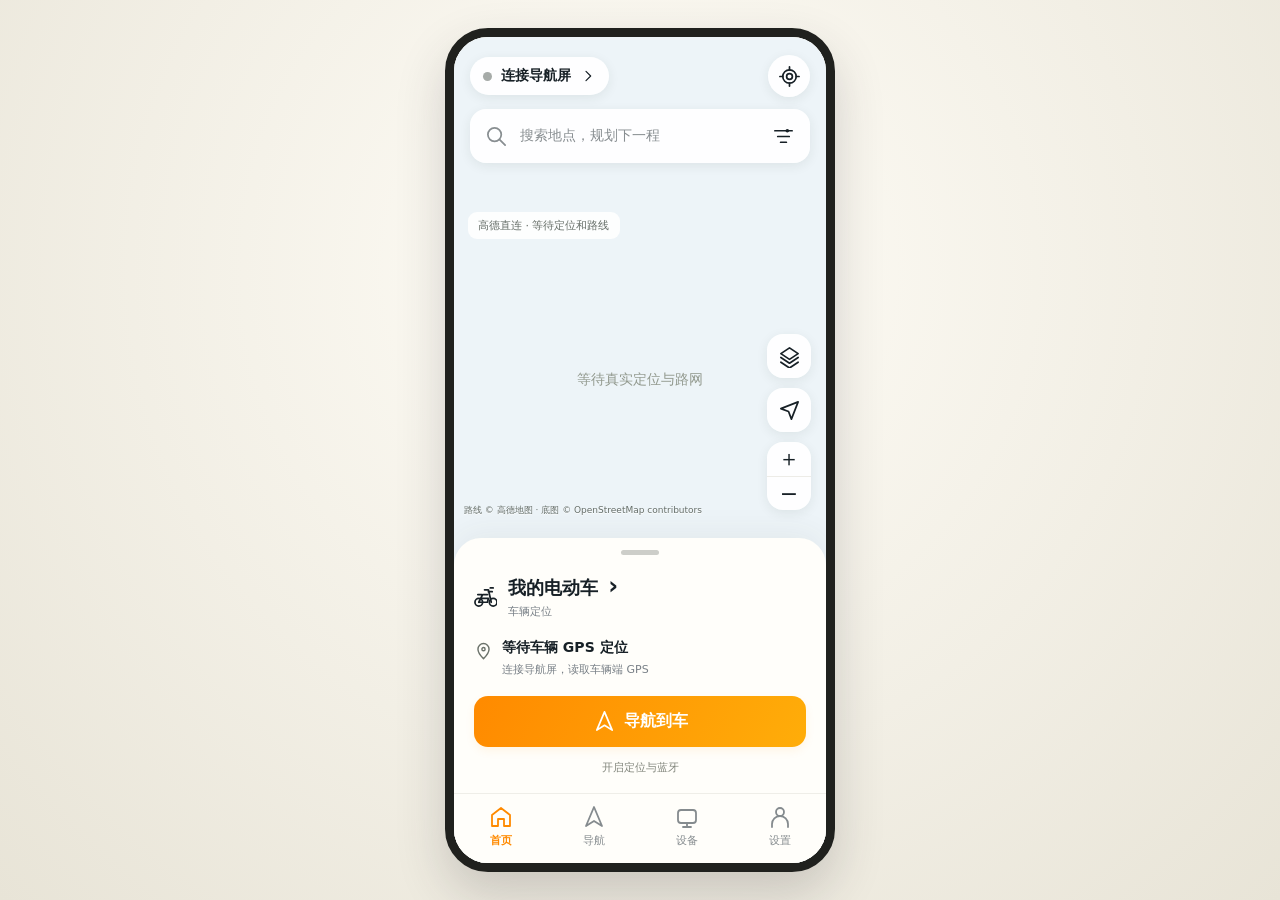
<file: software/android_nav/assets/index.html>
<!doctype html><html lang="zh-CN"><head><meta charset="UTF-8"><meta name="viewport" content="width=device-width,initial-scale=1,maximum-scale=1,viewport-fit=cover"><meta http-equiv="Content-Security-Policy" content="default-src 'self'; script-src 'self'; style-src 'self'; img-src 'self' data:; connect-src 'self'; object-src 'none'; base-uri 'none'"><title>导航屏助手</title><link rel="stylesheet" href="style.css"></head><body><div id="app">
<div id="mapView"><canvas id="map"></canvas><div class="mapNote" id="mapNote">高德直连 · 等待定位和路线</div><div class="mapCredit">路线 © 高德地图 · 底图 © OpenStreetMap contributors</div><div class="mapTools"><button data-action="layers" aria-label="切换建筑显示" data-icon="layers"></button><button data-action="recenter" aria-label="回到当前位置" data-icon="locate"></button><div class="zoom"><button data-action="zoomIn" aria-label="放大">＋</button><button data-action="zoomOut" aria-label="缩小">−</button></div></div></div>
<header id="homeHeader"><div class="topline"><button class="pill" data-page="device"><i class="dot" id="connectionDot"></i><span id="connectionText">连接导航屏</span><span data-icon="chevron"></span></button><button class="round" data-action="start" aria-label="开启定位会话" data-icon="target"></button></div><button class="searchbar" data-action="openSearch"><span data-icon="search"></span><span>搜索地点，规划下一程</span><span data-icon="sliders"></span></button></header>
<header id="planHeader" hidden><div class="routeInput"><button class="plain" data-page="home" aria-label="返回" data-icon="back"></button><div><div><i class="dot blue"></i>我的位置</div><div><i class="dot orange"></i><span id="targetName">选择目的地</span></div></div><span data-icon="route"></span></div><div class="modes"><span class="active"><span data-icon="scooter"></span>电动车骑行</span><span class="muted">高德限行算路</span></div></header>
<header id="navHeader" hidden><div class="turnCard"><span id="turnArrow" class="turnArrow">↑</span><div><h1 id="turnTitle">等待导航指引</h1><span id="turnRoad">请先规划路线</span></div></div></header>
<section class="sheet homeSheet" id="homeSheet"><div class="handle"></div><div class="vehicleTitle"><div class="scooter" data-icon="scooter"></div><div><h2>我的电动车 <span class="chev">›</span></h2><p id="vehicleTime">车辆定位</p></div></div><div class="address"><span data-icon="pin"></span><div><strong id="vehicleTitle">等待车辆 GPS 定位</strong><p id="vehicleDescription">连接导航屏，读取车辆端 GPS</p></div></div><div class="pair"><button class="primary" data-action="vehicle"><span data-icon="navigate"></span>导航到车</button></div><button class="sessionLink" data-action="start">开启定位与蓝牙</button></section>
<section class="sheet" id="planSheet" hidden><div class="handle"></div><h2>路线推荐</h2><div class="routeCards" id="routeCards"><p class="muted">搜索目的地后，获取真实候选路线</p></div><p class="modeNotice">使用高德电动车路线，考虑限行；请以现场标志和临时管制为准</p><button class="primary full" data-action="begin"><span data-icon="navigate"></span>开始导航</button></section>
<section class="sheet" id="navSheet" hidden><div class="handle"></div><div class="navRemaining"><h2>剩余 <b id="remaining">—</b> 公里</h2><span class="tinyPill" id="navLink">未连接</span></div><p id="arrival" class="muted">等待手机有效定位</p><div class="pair"><button class="soft danger" data-action="end"><span data-icon="stop"></span>结束导航</button><button class="soft" data-action="speak"><span data-icon="volume"></span>播报指引</button></div><button class="sessionLink" data-page="device">查看导航屏实时预览</button><button class="sessionLink" data-page="navigation">切换导航方式</button></section>
<main id="navigationPage" hidden class="settingsPage"><div class="pageTitle"><h1>导航</h1></div><p class="settingHint">选择一种导航方式</p><button class="navMethod" data-action="chooseRoute"><span class="methodIcon" data-icon="bluetooth"></span><div><h2>高德蓝牙导航</h2><p>高德 Key 算路，蓝牙传输导航数据。</p><small>支持导航配色与车辆图标</small></div><span data-icon="chevron"></span></button><button class="navMethod" data-page="castConnect"><span class="methodIcon" data-icon="screen"></span><div><h2>高德投屏导航</h2><p>通过 Wi-Fi Direct 显示高德 App 画面。</p><small>手机保留原 Wi-Fi 上网</small></div><span data-icon="chevron"></span></button></main>
<main id="routeConnectPage" hidden class="settingsPage"><div class="pageTitle"><button class="plain" data-page="navigation" aria-label="返回导航方式" data-icon="back"></button><h1>高德蓝牙导航</h1></div><section class="settingCard"><h3>高德路线服务</h3><p id="routeKeyStatus" class="settingHint">尚未配置 Key</p><button class="soft full" data-action="configureAmap">配置高德 Key</button></section><section class="settingCard"><h3>蓝牙连接</h3><p id="routeBleStatus" class="settingHint">请连接显示屏</p><button class="soft full" data-action="scan">连接显示屏</button><div id="routeDevices" class="listCard" hidden></div></section><p class="settingHint">连接就绪后，搜索目的地并选择电动车路线。</p><button id="routeContinue" class="primary full" data-action="routeContinue" disabled>开始规划路线</button></main>
<main id="castConnectPage" hidden class="settingsPage"><div class="pageTitle"><button class="plain" data-page="navigation" aria-label="返回导航方式" data-icon="back"></button><h1>高德投屏导航</h1></div><section class="settingCard"><h3>1 · 连接显示屏</h3><p id="castBleStatus" class="settingHint">蓝牙用于配置投屏连接。</p><button class="soft full" data-action="scan">连接显示屏</button><div id="castDevices" class="listCard" hidden></div></section><section class="settingCard"><h3>2 · 建立 Wi-Fi Direct 连接</h3><p id="castNetworkStatus" class="settingHint">画面通过 Wi-Fi Direct 传输，保留手机上网 Wi-Fi。</p><button id="castNetworkButton" class="soft full" data-action="directMirror" disabled>建立投屏连接</button></section><section class="settingCard"><h3>3 · 开始高德投屏</h3><div class="mirrorModes"><label><input type="radio" name="castView" value="follow" checked>地图跟随</label><label><input type="radio" name="castView" value="fit">完整画面</label></div><button id="castContinue" class="primary full" data-action="castContinue" disabled>开始投屏导航</button><button id="castStop" class="soft full" data-action="stopMirror" hidden>停止投屏</button><small>按系统提示共享高德地图，然后在高德 App 内开始导航。</small></section></main>
<main id="devicePage" hidden class="settingsPage"><div class="pageTitle"><h1>显示屏</h1><span class="tinyPill" id="deviceLink">未连接</span></div><section class="settingCard"><div class="settingHeading"><span data-icon="screen"></span><h3>我的导航屏</h3><span id="deviceStatus" class="statusText" hidden>未连接</span></div><button class="primary full" data-action="scan"><span data-icon="bluetooth"></span>连接显示屏</button><div id="deviceResults" class="listCard" hidden></div></section><div class="listCard"><button data-page="appearance"><span class="itemIcon" data-icon="map"></span><div><b>导航配色</b><small>路线颜色与车辆图标</small></div><span data-icon="chevron"></span></button></div><button class="soft full" data-action="sync">同步显示设置</button><details class="settingDetails"><summary>屏幕预览</summary><div class="deviceFrame"><canvas id="devicePreview" width="480" height="320"></canvas></div><p class="modeNotice" id="devicePreviewStatus">开始导航后显示真实屏幕预览</p></details><details class="settingDetails"><summary>车辆定位</summary><p id="gpsStatus" class="settingHint">等待连接显示屏</p></details><details class="settingDetails" open><summary>开发板 GPS 监视器 · 蓝牙</summary><p id="gpsMonitorStatus" class="settingHint" role="status">连接导航屏后自动读取，无需 USB 数据线</p><pre id="gpsMonitorLatest" class="gpsConsole">等待开发板数据</pre><div class="gpsMonitorButtons"><button id="gpsMonitorPause" class="soft">暂停记录</button><button id="gpsMonitorClear" class="soft">清空记录</button><button id="gpsMonitorCopy" class="soft">复制记录</button></div><pre id="gpsMonitorHistory" class="gpsConsole gpsHistory" aria-label="GPS 诊断历史记录">暂无记录</pre><p class="settingHint">约每 3 秒读取一次；仅在蓝牙范围内可用。PASS / FAIL / FIX_SENTENCES 为开发板本次启动的累计计数，重启后归零。记录仅保留在当前页面，最多 40 条；复制内容不含经纬度。</p></details></main>
<main id="appearancePage" hidden class="settingsPage"><div class="pageTitle"><button class="plain" data-page="device" aria-label="返回设备页" data-icon="back"></button><h1>导航配色</h1></div><div class="screenTag"><span data-icon="screen"></span>480 × 320 横屏</div><div class="deviceFrame"><canvas id="appearancePreview" width="480" height="320"></canvas></div><div class="themes" id="themes"></div><div class="listCard colorList" id="colorList"></div><div class="listCard markerCard"><h3>车辆图标</h3><div id="markers"></div></div><button class="primary full" data-action="sync">同步到设备</button><button class="soft full" data-action="simulate">预览显示效果</button><p class="modeNotice">修改即时应用并保存到手机；点击“同步到设备”写入导航屏。预览使用屏幕已确认的实际路网；未开始导航时只显示颜色样本。</p></main>
<main id="minePage" hidden class="settingsPage"><div class="pageTitle"><h1>设置</h1></div>
<section class="settingCard"><div class="settingHeading"><span data-icon="map"></span><h3>高德地图</h3></div><p id="amapConfigured" class="settingHint">尚未配置高德 Key</p><button class="soft full" data-action="configureAmap">管理高德 Key</button><small>Key 加密保存在手机。</small></section>
<section class="settingCard"><div class="settingHeading"><span data-icon="screen"></span><h3>高德投屏</h3></div><p class="settingHint">连接显示屏后建立投屏连接，手机保留 Wi-Fi 上网。</p><p id="hotspotStatus" class="connectionStatus">尚未建立投屏连接</p><button class="soft full" data-action="directMirror">建立投屏连接</button><div class="mirrorModes"><label><input type="radio" name="mirrorMode" value="follow" checked>地图跟随</label><label><input type="radio" name="mirrorMode" value="fit">完整画面</label></div><div class="pair"><button class="primary" data-action="startCast">开始投屏</button><button class="soft" data-action="stopMirror">停止</button></div></section>
<section class="settingCard"><div class="settingHeading"><span data-icon="bluetooth"></span><h3>连接与定位</h3></div><div class="pair"><button class="soft" data-action="start">开启连接</button><button class="soft danger" data-action="close">结束会话</button></div></section>
<details class="settingDetails"><summary>诊断信息</summary><div class="diagnostics"><p id="hotspotDetailStatus"></p><p id="diagnostics">暂无诊断信息</p><p id="serviceStatus">尚未开启连接</p></div></details>
<details class="settingDetails"><summary>关于与许可</summary><p class="settingHint">导航屏助手 · 0.20<br>基于 Maler X 的非商业学习移植<br>路线服务：高德地图<br>周边底图：OpenStreetMap</p></details></main>
<nav id="bottomNav"><button data-page="home" class="active"><span data-icon="home"></span>首页</button><button data-page="navigation"><span data-icon="navigate"></span>导航</button><button data-page="device"><span data-icon="device"></span>设备</button><button data-page="mine"><span data-icon="user"></span>设置</button></nav>
<div id="searchModal" class="modal" hidden><div class="searchPanel"><div class="pageTitle"><h2>想去哪里？</h2><button class="plain" data-action="closeSearch" aria-label="关闭">×</button></div><form id="searchForm"><span data-icon="search"></span><input id="destination" placeholder="输入城市、地点或地址" maxlength="500" autocomplete="off"><button type="submit">搜索</button></form><p id="searchStatus" class="muted">使用真实地点结果规划路线</p><div id="placeResults"></div></div></div><div id="toast" role="status" hidden></div></div><script src="screen-map.js"></script><script src="gps-monitor.js"></script><script src="map-viewport.js"></script><script src="app.js"></script></body></html>
</file>
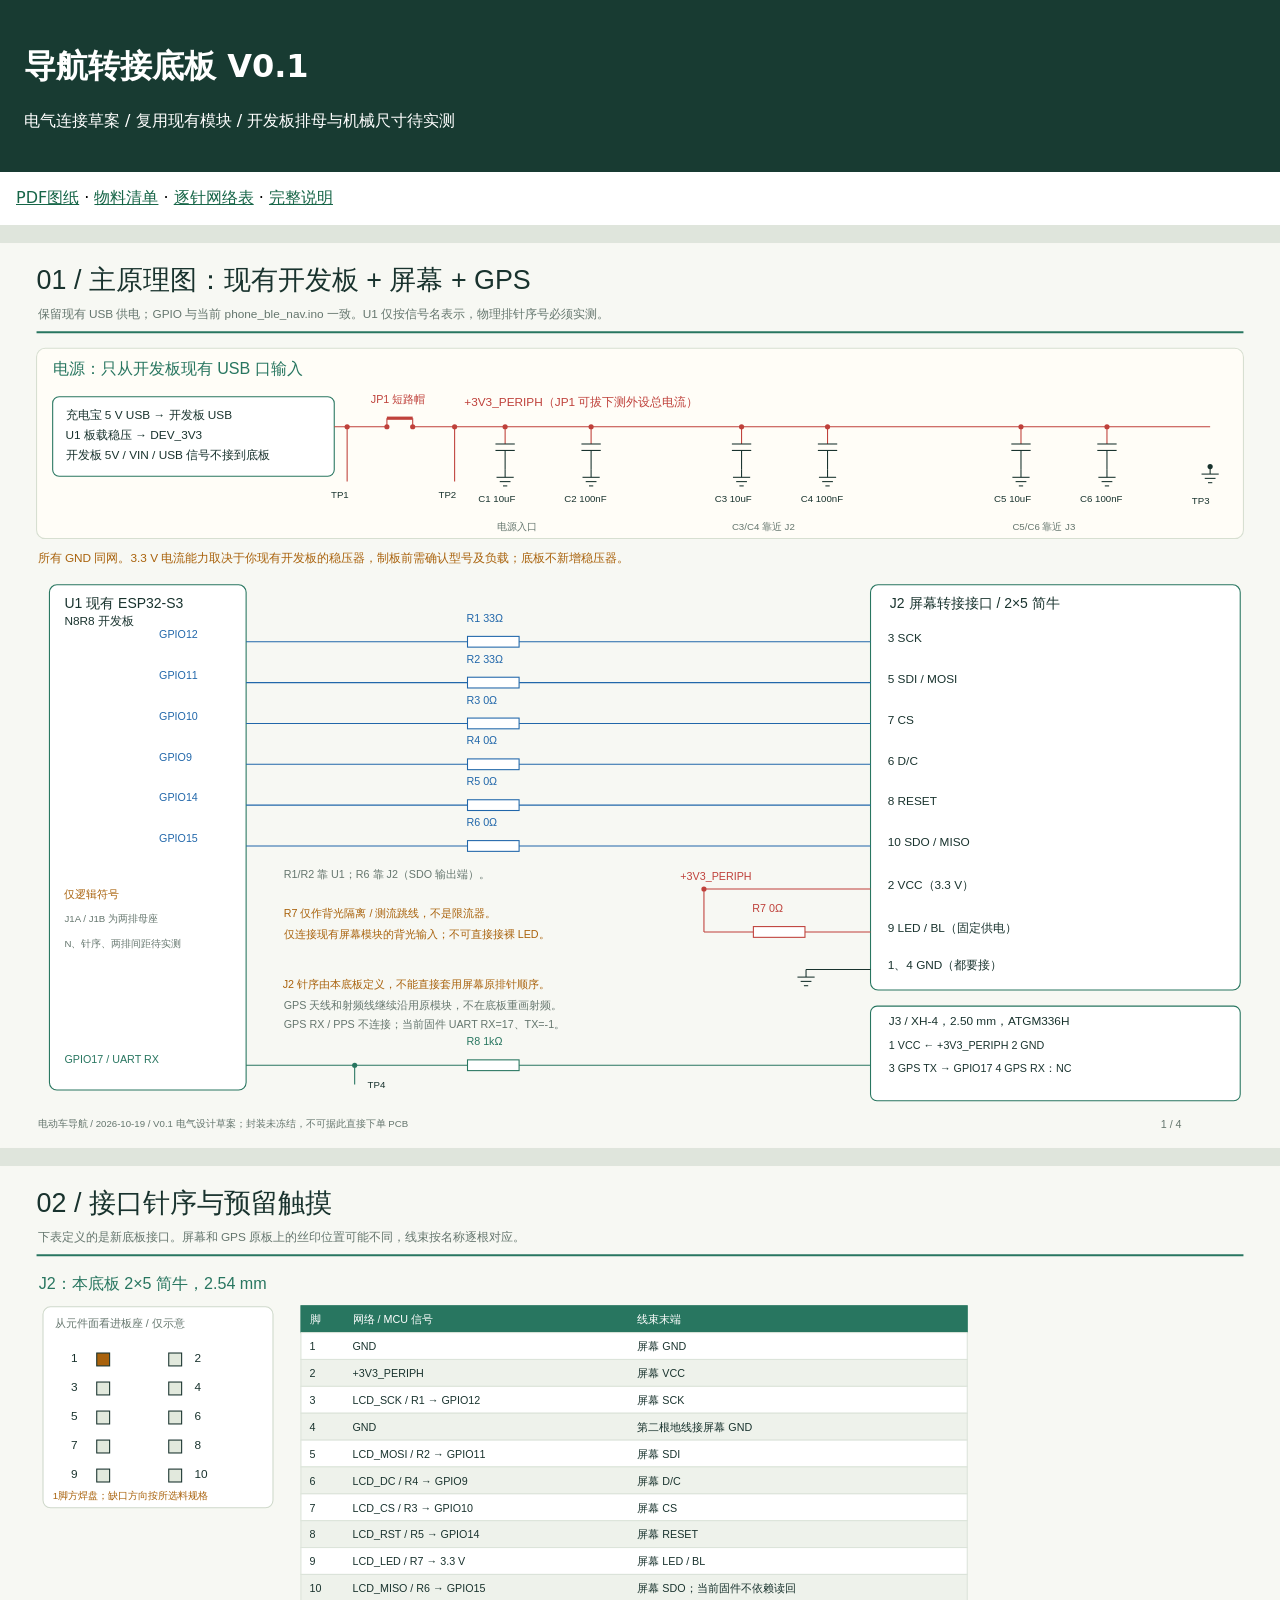
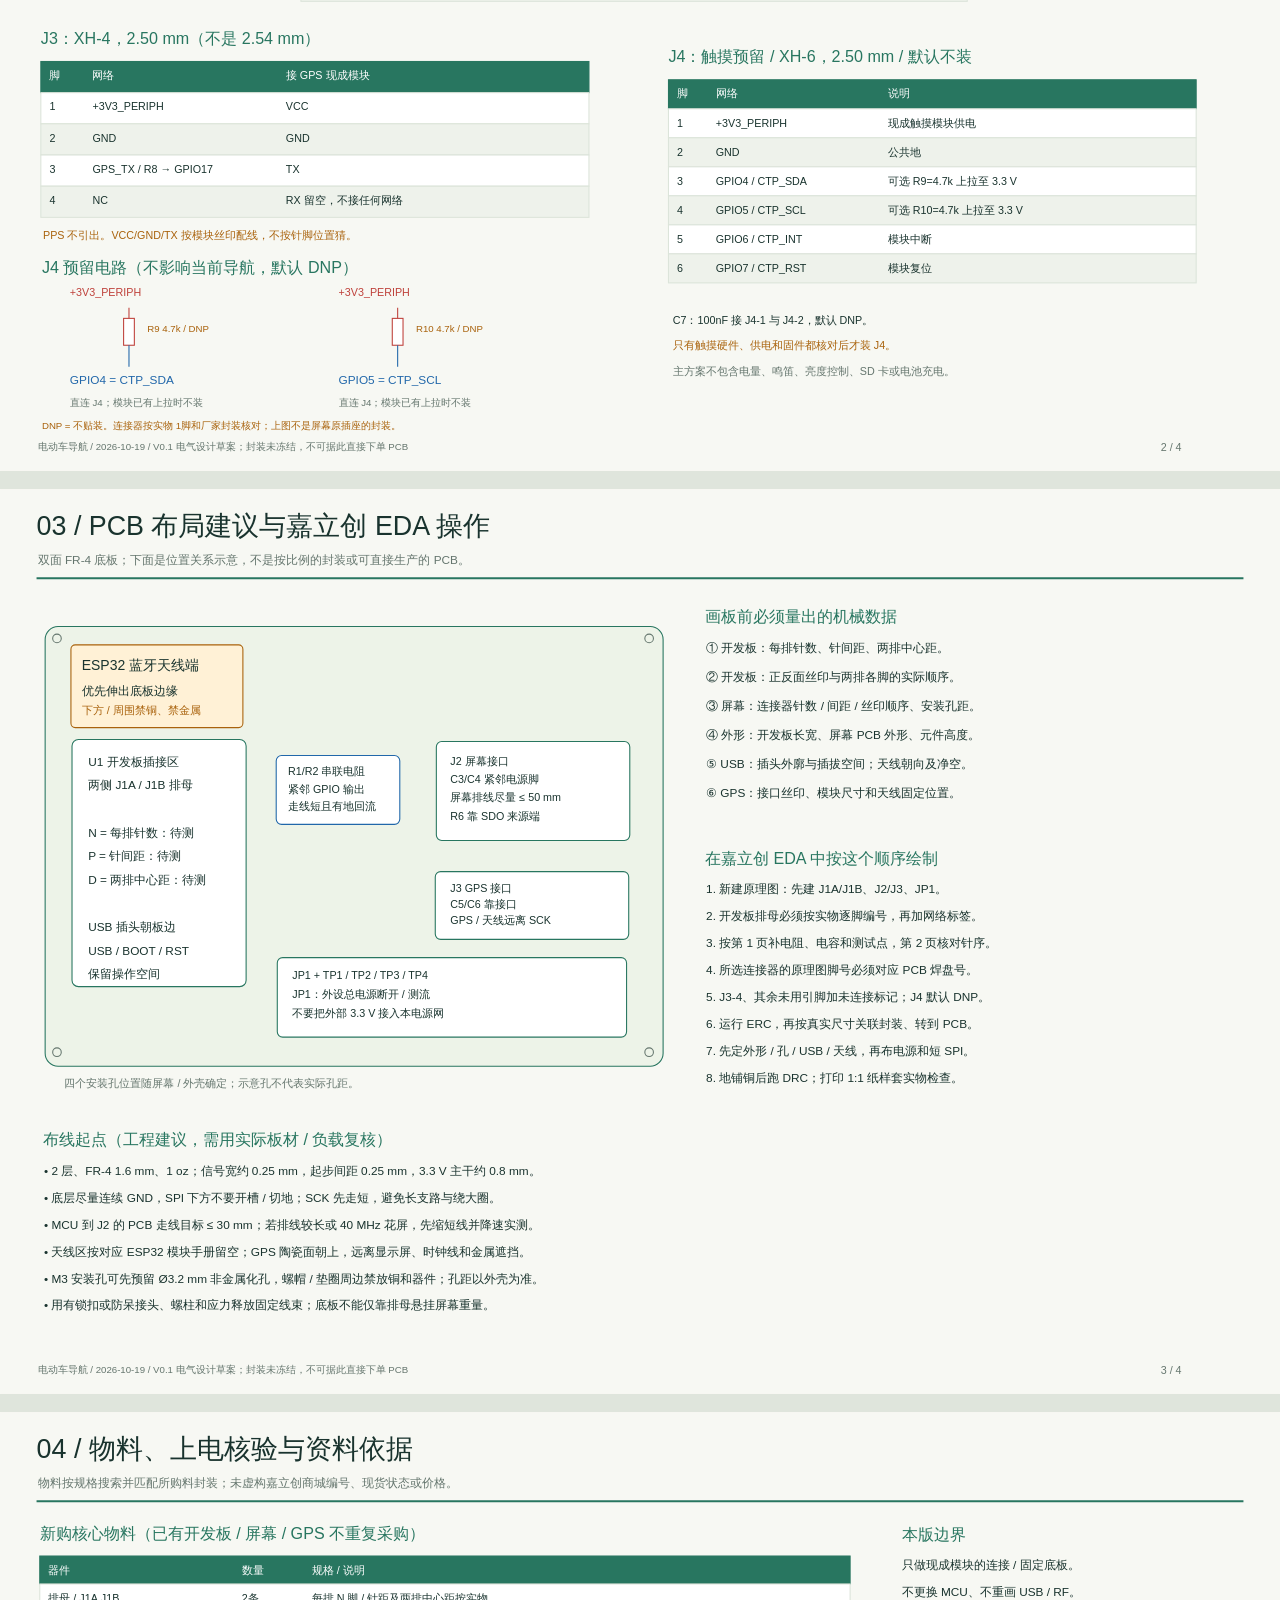
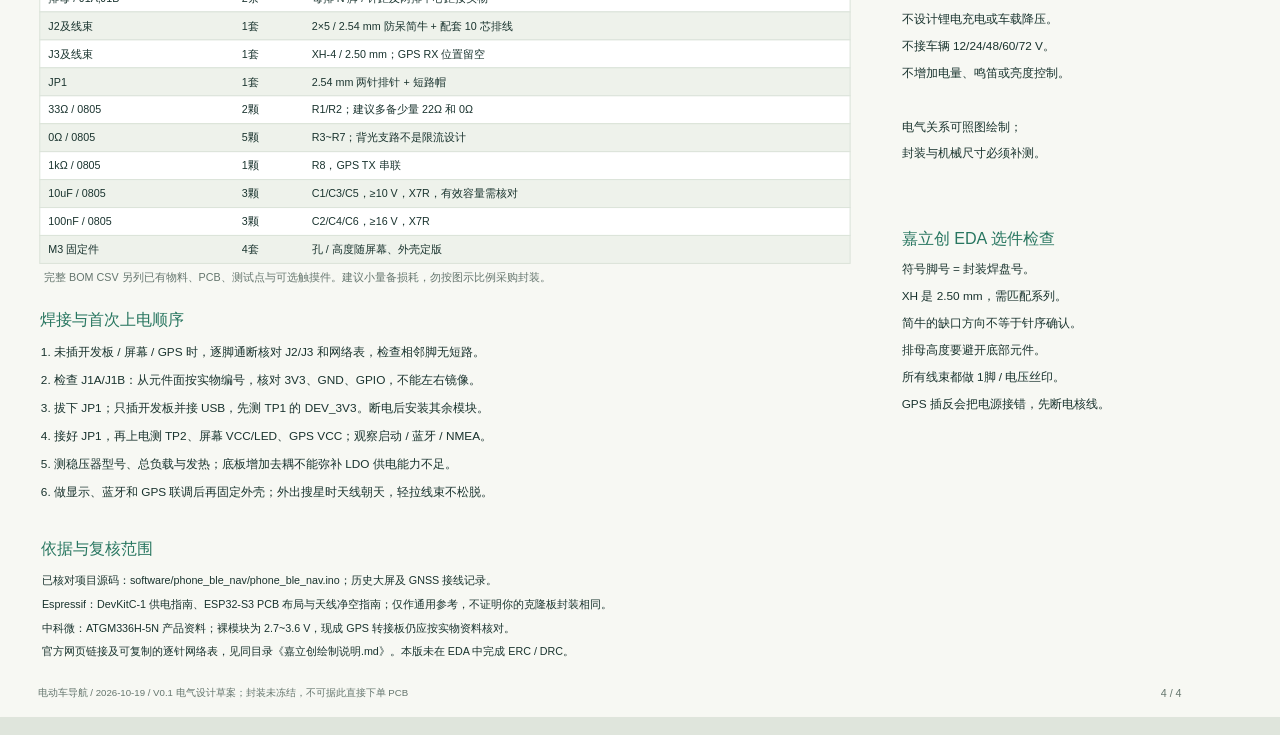
<file: output/carrier_v01/图纸总览.html>
<!doctype html><meta charset="utf-8"><title>导航转接底板 V0.1</title><style>body{margin:0;background:#dfe5dc;font-family:system-ui}header{padding:24px;background:#183b32;color:white}section{max-width:1400px;margin:18px auto;background:white}img{width:100%;display:block}a{color:#176648}nav{padding:16px;background:white}@media print{header,nav{display:none}section{break-after:page;margin:0}}</style><header><h1>导航转接底板 V0.1</h1><p>电气连接草案 / 复用现有模块 / 开发板排母与机械尺寸待实测</p></header><nav><a href="../pdf/导航转接底板V0.1_原理图与绘制指南.pdf">PDF图纸</a> · <a href="物料清单_BOM.csv">物料清单</a> · <a href="接口逐针网络表.csv">逐针网络表</a> · <a href="嘉立创绘制说明.md">完整说明</a></nav><section><img src="01_主原理图.svg" alt="01_主原理图"></section><section><img src="02_接口针序与触摸预留.svg" alt="02_接口针序与触摸预留"></section><section><img src="03_PCB布局与EDA步骤.svg" alt="03_PCB布局与EDA步骤"></section><section><img src="04_物料与上电检查.svg" alt="04_物料与上电检查"></section>
</file>
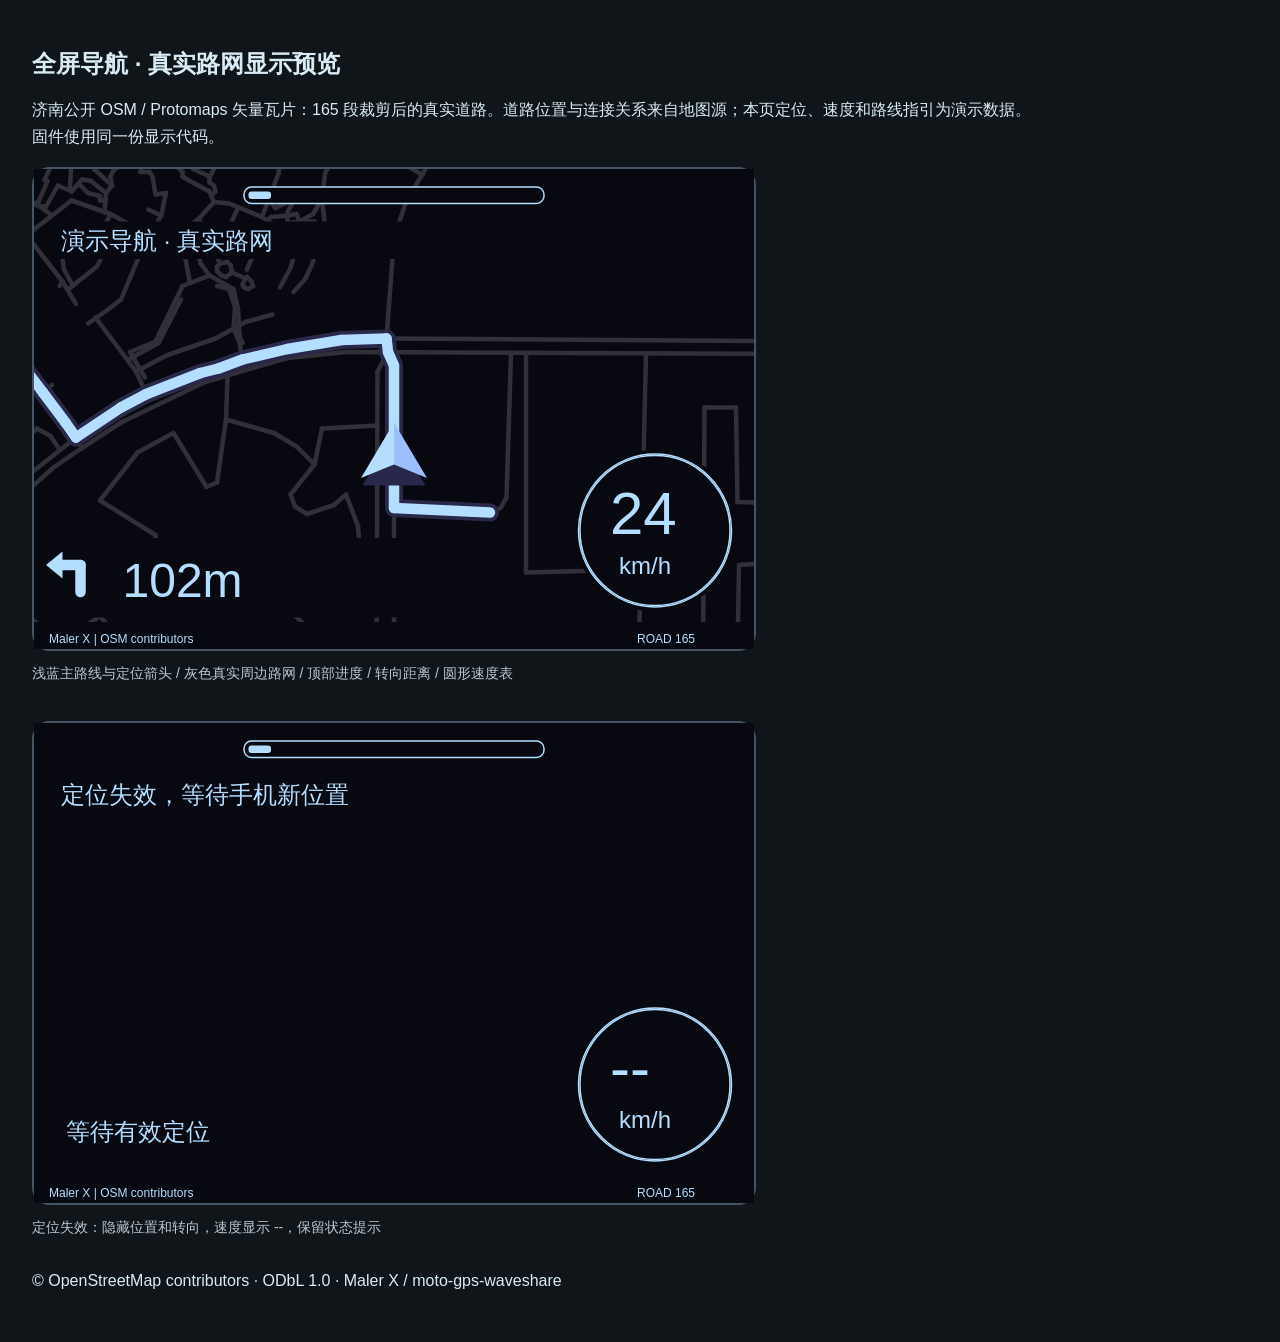
<file: output/previews/导航屏真实路网效果预览.html>
<!doctype html><meta charset="utf-8"><title>导航屏真实路网预览</title><style>body{margin:0;background:#101519;color:#d8ebf4;font:16px Arial,"Microsoft YaHei",sans-serif;padding:32px}h1{font-size:24px}main{display:flex;gap:24px;flex-wrap:wrap}figure{margin:0}.screen{width:720px;max-width:90vw;border:2px solid #465565;border-radius:18px}.screen svg{width:100%;height:auto;display:block}figcaption{margin:14px 0;font-size:14px;color:#b8c8d3}p{max-width:1000px;line-height:1.7}</style><h1>全屏导航 · 真实路网显示预览</h1><p>济南公开 OSM / Protomaps 矢量瓦片：165 段裁剪后的真实道路。道路位置与连接关系来自地图源；本页定位、速度和路线指引为演示数据。固件使用同一份显示代码。</p><main><figure><div class="screen"><svg xmlns='http://www.w3.org/2000/svg' viewBox='0 0 480 320' width='960' height='640'>
<rect x='0' y='0' width='480' height='320' rx='0' fill='#080810'/>
<defs><clipPath id='clip'><rect x='0' y='0' width='480' height='302'/></clipPath></defs><g clip-path='url(#clip)'>
<path d='M476,468 L227,464' fill='none' stroke='#313039' stroke-width='3' stroke-linecap='round'/>
<path d='M229,474 L380,475' fill='none' stroke='#313039' stroke-width='3' stroke-linecap='round'/>
<path d='M380,475 L470,476' fill='none' stroke='#313039' stroke-width='3' stroke-linecap='round'/>
<path d='M240,363 L112,362' fill='none' stroke='#313039' stroke-width='3' stroke-linecap='round'/>
<path d='M112,362 L83,358' fill='none' stroke='#313039' stroke-width='3' stroke-linecap='round'/>
<path d='M83,358 L60,348' fill='none' stroke='#313039' stroke-width='3' stroke-linecap='round'/>
<path d='M60,348 L46,340' fill='none' stroke='#313039' stroke-width='3' stroke-linecap='round'/>
<path d='M46,340 L11,309' fill='none' stroke='#313039' stroke-width='3' stroke-linecap='round'/>
<path d='M11,309 L-16,290' fill='none' stroke='#313039' stroke-width='3' stroke-linecap='round'/>
<path d='M-16,290 L-36,279' fill='none' stroke='#313039' stroke-width='3' stroke-linecap='round'/>
<path d='M-36,279 L-53,271' fill='none' stroke='#313039' stroke-width='3' stroke-linecap='round'/>
<path d='M-53,271 L-117,266' fill='none' stroke='#313039' stroke-width='3' stroke-linecap='round'/>
<path d='M-103,274 L-50,282' fill='none' stroke='#313039' stroke-width='3' stroke-linecap='round'/>
<path d='M-50,282 L-16,298' fill='none' stroke='#313039' stroke-width='3' stroke-linecap='round'/>
<path d='M-16,298 L11,318' fill='none' stroke='#313039' stroke-width='3' stroke-linecap='round'/>
<path d='M11,318 L35,341' fill='none' stroke='#313039' stroke-width='3' stroke-linecap='round'/>
<path d='M35,341 L49,350' fill='none' stroke='#313039' stroke-width='3' stroke-linecap='round'/>
<path d='M49,350 L61,356' fill='none' stroke='#313039' stroke-width='3' stroke-linecap='round'/>
<path d='M61,356 L85,366' fill='none' stroke='#313039' stroke-width='3' stroke-linecap='round'/>
<path d='M85,366 L116,369' fill='none' stroke='#313039' stroke-width='3' stroke-linecap='round'/>
<path d='M116,369 L240,370' fill='none' stroke='#313039' stroke-width='3' stroke-linecap='round'/>
<path d='M236,122 L235,113' fill='none' stroke='#313039' stroke-width='3' stroke-linecap='round'/>
<path d='M235,113 L240,46' fill='none' stroke='#313039' stroke-width='3' stroke-linecap='round'/>
<path d='M240,46 L248,22' fill='none' stroke='#313039' stroke-width='3' stroke-linecap='round'/>
<path d='M248,22 L294,-56' fill='none' stroke='#313039' stroke-width='3' stroke-linecap='round'/>
<path d='M294,-56 L354,-204' fill='none' stroke='#313039' stroke-width='3' stroke-linecap='round'/>
<path d='M408,124 L400,455' fill='none' stroke='#313039' stroke-width='3' stroke-linecap='round'/>
<path d='M688,116 L235,113' fill='none' stroke='#313039' stroke-width='3' stroke-linecap='round'/>
<path d='M235,113 L205,114' fill='none' stroke='#313039' stroke-width='3' stroke-linecap='round'/>
<path d='M205,114 L169,120' fill='none' stroke='#313039' stroke-width='3' stroke-linecap='round'/>
<path d='M169,120 L139,127' fill='none' stroke='#313039' stroke-width='3' stroke-linecap='round'/>
<path d='M139,127 L111,136' fill='none' stroke='#313039' stroke-width='3' stroke-linecap='round'/>
<path d='M111,136 L75,150' fill='none' stroke='#313039' stroke-width='3' stroke-linecap='round'/>
<path d='M75,150 L58,159' fill='none' stroke='#313039' stroke-width='3' stroke-linecap='round'/>
<path d='M58,159 L28,179' fill='none' stroke='#313039' stroke-width='3' stroke-linecap='round'/>
<path d='M28,179 L-5,205' fill='none' stroke='#313039' stroke-width='3' stroke-linecap='round'/>
<path d='M-5,205 L-35,236' fill='none' stroke='#313039' stroke-width='3' stroke-linecap='round'/>
<path d='M-35,236 L-53,260' fill='none' stroke='#313039' stroke-width='3' stroke-linecap='round'/>
<path d='M-53,260 L-76,279' fill='none' stroke='#313039' stroke-width='3' stroke-linecap='round'/>
<path d='M-61,281 L-15,224' fill='none' stroke='#313039' stroke-width='3' stroke-linecap='round'/>
<path d='M-15,224 L13,199' fill='none' stroke='#313039' stroke-width='3' stroke-linecap='round'/>
<path d='M13,199 L32,186' fill='none' stroke='#313039' stroke-width='3' stroke-linecap='round'/>
<path d='M32,186 L58,169' fill='none' stroke='#313039' stroke-width='3' stroke-linecap='round'/>
<path d='M58,169 L114,142' fill='none' stroke='#313039' stroke-width='3' stroke-linecap='round'/>
<path d='M114,142 L169,126' fill='none' stroke='#313039' stroke-width='3' stroke-linecap='round'/>
<path d='M169,126 L208,122' fill='none' stroke='#313039' stroke-width='3' stroke-linecap='round'/>
<path d='M208,122 L683,124' fill='none' stroke='#313039' stroke-width='3' stroke-linecap='round'/>
<path d='M686,-4 L640,116' fill='none' stroke='#313039' stroke-width='3' stroke-linecap='round'/>
<path d='M640,116 L638,124' fill='none' stroke='#313039' stroke-width='3' stroke-linecap='round'/>
<path d='M638,124 L638,199' fill='none' stroke='#313039' stroke-width='3' stroke-linecap='round'/>
<path d='M32,186 L21,169' fill='none' stroke='#313039' stroke-width='3' stroke-linecap='round'/>
<path d='M21,169 L-110,-1' fill='none' stroke='#313039' stroke-width='3' stroke-linecap='round'/>
<path d='M483,456 L240,453' fill='none' stroke='#313039' stroke-width='3' stroke-linecap='round'/>
<path d='M251,487 L463,489' fill='none' stroke='#313039' stroke-width='3' stroke-linecap='round'/>
<path d='M240,481 L240,131' fill='none' stroke='#313039' stroke-width='3' stroke-linecap='round'/>
<path d='M240,131 L236,122' fill='none' stroke='#313039' stroke-width='3' stroke-linecap='round'/>
<path d='M236,122 L229,135' fill='none' stroke='#313039' stroke-width='3' stroke-linecap='round'/>
<path d='M229,135 L228,473' fill='none' stroke='#313039' stroke-width='3' stroke-linecap='round'/>
<path d='M294,-56 L190,-115' fill='none' stroke='#313039' stroke-width='3' stroke-linecap='round'/>
<path d='M190,-115 L134,-134' fill='none' stroke='#313039' stroke-width='3' stroke-linecap='round'/>
<path d='M134,-134 L-15,-158' fill='none' stroke='#313039' stroke-width='3' stroke-linecap='round'/>
<path d='M259,4 L239,-8' fill='none' stroke='#313039' stroke-width='3' stroke-linecap='round'/>
<path d='M239,-8 L217,-15' fill='none' stroke='#313039' stroke-width='3' stroke-linecap='round'/>
<path d='M217,-15 L177,-26' fill='none' stroke='#313039' stroke-width='3' stroke-linecap='round'/>
<path d='M177,-26 L150,-24' fill='none' stroke='#313039' stroke-width='3' stroke-linecap='round'/>
<path d='M150,-24 L130,-29' fill='none' stroke='#313039' stroke-width='3' stroke-linecap='round'/>
<path d='M130,-29 L47,-62' fill='none' stroke='#313039' stroke-width='3' stroke-linecap='round'/>
<path d='M47,-62 L25,-64' fill='none' stroke='#313039' stroke-width='3' stroke-linecap='round'/>
<path d='M25,-64 L0,-68' fill='none' stroke='#313039' stroke-width='3' stroke-linecap='round'/>
<path d='M0,-68 L-39,-66' fill='none' stroke='#313039' stroke-width='3' stroke-linecap='round'/>
<path d='M-39,-66 L-54,-62' fill='none' stroke='#313039' stroke-width='3' stroke-linecap='round'/>
<path d='M-54,-62 L-83,-45' fill='none' stroke='#313039' stroke-width='3' stroke-linecap='round'/>
<path d='M-30,102 L-108,161' fill='none' stroke='#313039' stroke-width='3' stroke-linecap='round'/>
<path d='M-108,161 L-118,150' fill='none' stroke='#313039' stroke-width='3' stroke-linecap='round'/>
<path d='M-118,150 L-127,149' fill='none' stroke='#313039' stroke-width='3' stroke-linecap='round'/>
<path d='M-49,78 L12,31' fill='none' stroke='#313039' stroke-width='3' stroke-linecap='round'/>
<path d='M-144,177 L-127,149' fill='none' stroke='#313039' stroke-width='3' stroke-linecap='round'/>
<path d='M-127,149 L-125,128' fill='none' stroke='#313039' stroke-width='3' stroke-linecap='round'/>
<path d='M-125,128 L-132,91' fill='none' stroke='#313039' stroke-width='3' stroke-linecap='round'/>
<path d='M-132,91 L-139,79' fill='none' stroke='#313039' stroke-width='3' stroke-linecap='round'/>
<path d='M-139,79 L-152,69' fill='none' stroke='#313039' stroke-width='3' stroke-linecap='round'/>
<path d='M-106,163 L-28,104' fill='none' stroke='#313039' stroke-width='3' stroke-linecap='round'/>
<path d='M552,341 L402,344' fill='none' stroke='#313039' stroke-width='3' stroke-linecap='round'/>
<path d='M502,330 L500,124' fill='none' stroke='#313039' stroke-width='3' stroke-linecap='round'/>
<path d='M126,412 L150,413' fill='none' stroke='#313039' stroke-width='3' stroke-linecap='round'/>
<path d='M150,413 L151,369' fill='none' stroke='#313039' stroke-width='3' stroke-linecap='round'/>
<path d='M16,346 L-7,324' fill='none' stroke='#313039' stroke-width='3' stroke-linecap='round'/>
<path d='M-7,324 L-55,299' fill='none' stroke='#313039' stroke-width='3' stroke-linecap='round'/>
<path d='M-55,299 L-69,295' fill='none' stroke='#313039' stroke-width='3' stroke-linecap='round'/>
<path d='M-216,206 L-163,199' fill='none' stroke='#313039' stroke-width='3' stroke-linecap='round'/>
<path d='M-163,199 L-154,193' fill='none' stroke='#313039' stroke-width='3' stroke-linecap='round'/>
<path d='M-154,193 L-144,177' fill='none' stroke='#313039' stroke-width='3' stroke-linecap='round'/>
<path d='M19,315 L74,278' fill='none' stroke='#313039' stroke-width='3' stroke-linecap='round'/>
<path d='M74,278 L80,257' fill='none' stroke='#313039' stroke-width='3' stroke-linecap='round'/>
<path d='M80,257 L81,244' fill='none' stroke='#313039' stroke-width='3' stroke-linecap='round'/>
<path d='M81,244 L44,221' fill='none' stroke='#313039' stroke-width='3' stroke-linecap='round'/>
<path d='M44,221 L69,189' fill='none' stroke='#313039' stroke-width='3' stroke-linecap='round'/>
<path d='M69,189 L93,176' fill='none' stroke='#313039' stroke-width='3' stroke-linecap='round'/>
<path d='M93,176 L115,212' fill='none' stroke='#313039' stroke-width='3' stroke-linecap='round'/>
<path d='M115,212 L122,209' fill='none' stroke='#313039' stroke-width='3' stroke-linecap='round'/>
<path d='M122,209 L128,167' fill='none' stroke='#313039' stroke-width='3' stroke-linecap='round'/>
<path d='M128,167 L129,138' fill='none' stroke='#313039' stroke-width='3' stroke-linecap='round'/>
<path d='M478,-44 L504,-114' fill='none' stroke='#313039' stroke-width='3' stroke-linecap='round'/>
<path d='M400,-56 L435,-155' fill='none' stroke='#313039' stroke-width='3' stroke-linecap='round'/>
<path d='M34,-240 L33,-202' fill='none' stroke='#313039' stroke-width='3' stroke-linecap='round'/>
<path d='M33,-202 L20,-201' fill='none' stroke='#313039' stroke-width='3' stroke-linecap='round'/>
<path d='M20,-201 L20,-216' fill='none' stroke='#313039' stroke-width='3' stroke-linecap='round'/>
<path d='M76,-245 L71,-178' fill='none' stroke='#313039' stroke-width='3' stroke-linecap='round'/>
<path d='M71,-178 L55,-178' fill='none' stroke='#313039' stroke-width='3' stroke-linecap='round'/>
<path d='M55,-178 L58,-246' fill='none' stroke='#313039' stroke-width='3' stroke-linecap='round'/>
<path d='M36,-243 L43,-245' fill='none' stroke='#313039' stroke-width='3' stroke-linecap='round'/>
<path d='M43,-245 L72,-247' fill='none' stroke='#313039' stroke-width='3' stroke-linecap='round'/>
<path d='M72,-247 L100,-235' fill='none' stroke='#313039' stroke-width='3' stroke-linecap='round'/>
<path d='M100,-235 L116,-223' fill='none' stroke='#313039' stroke-width='3' stroke-linecap='round'/>
<path d='M116,-223 L119,-218' fill='none' stroke='#313039' stroke-width='3' stroke-linecap='round'/>
<path d='M119,-218 L121,-208' fill='none' stroke='#313039' stroke-width='3' stroke-linecap='round'/>
<path d='M121,-208 L117,-197' fill='none' stroke='#313039' stroke-width='3' stroke-linecap='round'/>
<path d='M117,-197 L108,-189' fill='none' stroke='#313039' stroke-width='3' stroke-linecap='round'/>
<path d='M108,-189 L105,-170' fill='none' stroke='#313039' stroke-width='3' stroke-linecap='round'/>
<path d='M74,-111 L72,-97' fill='none' stroke='#313039' stroke-width='3' stroke-linecap='round'/>
<path d='M72,-97 L61,-66' fill='none' stroke='#313039' stroke-width='3' stroke-linecap='round'/>
<path d='M134,-88 L101,-99' fill='none' stroke='#313039' stroke-width='3' stroke-linecap='round'/>
<path d='M143,-69 L141,-55' fill='none' stroke='#313039' stroke-width='3' stroke-linecap='round'/>
<path d='M141,-55 L135,-41' fill='none' stroke='#313039' stroke-width='3' stroke-linecap='round'/>
<path d='M190,-97 L170,-106' fill='none' stroke='#313039' stroke-width='3' stroke-linecap='round'/>
<path d='M223,-97 L220,-86' fill='none' stroke='#313039' stroke-width='3' stroke-linecap='round'/>
<path d='M220,-86 L199,-54' fill='none' stroke='#313039' stroke-width='3' stroke-linecap='round'/>
<path d='M199,-54 L199,-49' fill='none' stroke='#313039' stroke-width='3' stroke-linecap='round'/>
<path d='M199,-49 L209,-43' fill='none' stroke='#313039' stroke-width='3' stroke-linecap='round'/>
<path d='M209,-43 L222,-41' fill='none' stroke='#313039' stroke-width='3' stroke-linecap='round'/>
<path d='M222,-41 L234,-67' fill='none' stroke='#313039' stroke-width='3' stroke-linecap='round'/>
<path d='M234,-67 L213,-76' fill='none' stroke='#313039' stroke-width='3' stroke-linecap='round'/>
<path d='M198,-111 L171,-64' fill='none' stroke='#313039' stroke-width='3' stroke-linecap='round'/>
<path d='M171,-64 L141,-69' fill='none' stroke='#313039' stroke-width='3' stroke-linecap='round'/>
<path d='M141,-69 L134,-88' fill='none' stroke='#313039' stroke-width='3' stroke-linecap='round'/>
<path d='M134,-88 L139,-106' fill='none' stroke='#313039' stroke-width='3' stroke-linecap='round'/>
<path d='M139,-106 L149,-129' fill='none' stroke='#313039' stroke-width='3' stroke-linecap='round'/>
<path d='M176,-120 L170,-106' fill='none' stroke='#313039' stroke-width='3' stroke-linecap='round'/>
<path d='M170,-106 L159,-89' fill='none' stroke='#313039' stroke-width='3' stroke-linecap='round'/>
<path d='M159,-89 L155,-68' fill='none' stroke='#313039' stroke-width='3' stroke-linecap='round'/>
<path d='M145,-119 L130,-125' fill='none' stroke='#313039' stroke-width='3' stroke-linecap='round'/>
<path d='M130,-125 L112,-76' fill='none' stroke='#313039' stroke-width='3' stroke-linecap='round'/>
<path d='M112,-76 L107,-56' fill='none' stroke='#313039' stroke-width='3' stroke-linecap='round'/>
<path d='M107,-56 L100,-51' fill='none' stroke='#313039' stroke-width='3' stroke-linecap='round'/>
<path d='M100,-51 L91,-57' fill='none' stroke='#313039' stroke-width='3' stroke-linecap='round'/>
<path d='M91,-57 L107,-125' fill='none' stroke='#313039' stroke-width='3' stroke-linecap='round'/>
<path d='M107,-125 L91,-128' fill='none' stroke='#313039' stroke-width='3' stroke-linecap='round'/>
<path d='M91,-128 L87,-114' fill='none' stroke='#313039' stroke-width='3' stroke-linecap='round'/>
<path d='M87,-114 L84,-109' fill='none' stroke='#313039' stroke-width='3' stroke-linecap='round'/>
<path d='M84,-109 L59,-115' fill='none' stroke='#313039' stroke-width='3' stroke-linecap='round'/>
<path d='M59,-115 L60,-124' fill='none' stroke='#313039' stroke-width='3' stroke-linecap='round'/>
<path d='M60,-124 L53,-130' fill='none' stroke='#313039' stroke-width='3' stroke-linecap='round'/>
<path d='M53,-130 L43,-134' fill='none' stroke='#313039' stroke-width='3' stroke-linecap='round'/>
<path d='M156,34 L142,67' fill='none' stroke='#313039' stroke-width='3' stroke-linecap='round'/>
<path d='M173,82 L181,73' fill='none' stroke='#313039' stroke-width='3' stroke-linecap='round'/>
<path d='M181,73 L186,62' fill='none' stroke='#313039' stroke-width='3' stroke-linecap='round'/>
<path d='M186,62 L189,50' fill='none' stroke='#313039' stroke-width='3' stroke-linecap='round'/>
<path d='M189,50 L194,38' fill='none' stroke='#313039' stroke-width='3' stroke-linecap='round'/>
<path d='M194,38 L192,20' fill='none' stroke='#313039' stroke-width='3' stroke-linecap='round'/>
<path d='M192,20 L194,3' fill='none' stroke='#313039' stroke-width='3' stroke-linecap='round'/>
<path d='M194,3 L199,-7' fill='none' stroke='#313039' stroke-width='3' stroke-linecap='round'/>
<path d='M128,167 L160,176' fill='none' stroke='#313039' stroke-width='3' stroke-linecap='round'/>
<path d='M160,176 L175,185' fill='none' stroke='#313039' stroke-width='3' stroke-linecap='round'/>
<path d='M175,185 L187,197' fill='none' stroke='#313039' stroke-width='3' stroke-linecap='round'/>
<path d='M139,127 L137,116' fill='none' stroke='#313039' stroke-width='3' stroke-linecap='round'/>
<path d='M137,116 L133,106' fill='none' stroke='#313039' stroke-width='3' stroke-linecap='round'/>
<path d='M133,106 L134,92' fill='none' stroke='#313039' stroke-width='3' stroke-linecap='round'/>
<path d='M134,92 L130,80' fill='none' stroke='#313039' stroke-width='3' stroke-linecap='round'/>
<path d='M130,80 L122,78' fill='none' stroke='#313039' stroke-width='3' stroke-linecap='round'/>
<path d='M63,127 L83,116' fill='none' stroke='#313039' stroke-width='3' stroke-linecap='round'/>
<path d='M83,116 L98,87' fill='none' stroke='#313039' stroke-width='3' stroke-linecap='round'/>
<path d='M19,75 L-5,44' fill='none' stroke='#313039' stroke-width='3' stroke-linecap='round'/>
<path d='M71,56 L58,87' fill='none' stroke='#313039' stroke-width='3' stroke-linecap='round'/>
<path d='M58,87 L49,94' fill='none' stroke='#313039' stroke-width='3' stroke-linecap='round'/>
<path d='M49,94 L36,103' fill='none' stroke='#313039' stroke-width='3' stroke-linecap='round'/>
<path d='M130,23 L152,32' fill='none' stroke='#313039' stroke-width='3' stroke-linecap='round'/>
<path d='M152,32 L167,42' fill='none' stroke='#313039' stroke-width='3' stroke-linecap='round'/>
<path d='M167,42 L189,50' fill='none' stroke='#313039' stroke-width='3' stroke-linecap='round'/>
<path d='M136,26 L128,43' fill='none' stroke='#313039' stroke-width='3' stroke-linecap='round'/>
<path d='M167,-25 L163,3' fill='none' stroke='#313039' stroke-width='3' stroke-linecap='round'/>
<path d='M163,3 L152,32' fill='none' stroke='#313039' stroke-width='3' stroke-linecap='round'/>
<path d='M-16,-119 L-14,-112' fill='none' stroke='#313039' stroke-width='3' stroke-linecap='round'/>
<path d='M-14,-112 L13,-101' fill='none' stroke='#313039' stroke-width='3' stroke-linecap='round'/>
<path d='M13,-101 L5,-75' fill='none' stroke='#313039' stroke-width='3' stroke-linecap='round'/>
<path d='M5,-75 L-11,-79' fill='none' stroke='#313039' stroke-width='3' stroke-linecap='round'/>
<path d='M-11,-79 L-15,-83' fill='none' stroke='#313039' stroke-width='3' stroke-linecap='round'/>
<path d='M-15,-83 L-5,-108' fill='none' stroke='#313039' stroke-width='3' stroke-linecap='round'/>
<path d='M-46,-100 L-44,-65' fill='none' stroke='#313039' stroke-width='3' stroke-linecap='round'/>
<path d='M-44,-65 L-46,-62' fill='none' stroke='#313039' stroke-width='3' stroke-linecap='round'/>
<path d='M-46,-62 L-46,-46' fill='none' stroke='#313039' stroke-width='3' stroke-linecap='round'/>
<path d='M-46,-46 L-51,-32' fill='none' stroke='#313039' stroke-width='3' stroke-linecap='round'/>
<path d='M-51,-32 L-67,-6' fill='none' stroke='#313039' stroke-width='3' stroke-linecap='round'/>
<path d='M-67,-6 L-87,8' fill='none' stroke='#313039' stroke-width='3' stroke-linecap='round'/>
<path d='M-44,-65 L-50,-74' fill='none' stroke='#313039' stroke-width='3' stroke-linecap='round'/>
<path d='M-50,-74 L-59,-75' fill='none' stroke='#313039' stroke-width='3' stroke-linecap='round'/>
<path d='M-59,-75 L-63,-78' fill='none' stroke='#313039' stroke-width='3' stroke-linecap='round'/>
<path d='M-50,-101 L-46,-100' fill='none' stroke='#313039' stroke-width='3' stroke-linecap='round'/>
<path d='M-46,-100 L-41,-102' fill='none' stroke='#313039' stroke-width='3' stroke-linecap='round'/>
<path d='M-41,-102 L-35,-114' fill='none' stroke='#313039' stroke-width='3' stroke-linecap='round'/>
<path d='M-35,-114 L-36,-122' fill='none' stroke='#313039' stroke-width='3' stroke-linecap='round'/>
<path d='M-20,-150 L-1,-150' fill='none' stroke='#313039' stroke-width='3' stroke-linecap='round'/>
<path d='M-1,-150 L33,-143' fill='none' stroke='#313039' stroke-width='3' stroke-linecap='round'/>
<path d='M33,-143 L33,-138' fill='none' stroke='#313039' stroke-width='3' stroke-linecap='round'/>
<path d='M33,-138 L26,-122' fill='none' stroke='#313039' stroke-width='3' stroke-linecap='round'/>
<path d='M26,-122 L24,-112' fill='none' stroke='#313039' stroke-width='3' stroke-linecap='round'/>
<path d='M24,-112 L18,-110' fill='none' stroke='#313039' stroke-width='3' stroke-linecap='round'/>
<path d='M18,-110 L-3,-116' fill='none' stroke='#313039' stroke-width='3' stroke-linecap='round'/>
<path d='M-3,-116 L-8,-116' fill='none' stroke='#313039' stroke-width='3' stroke-linecap='round'/>
<path d='M-8,-116 L-16,-119' fill='none' stroke='#313039' stroke-width='3' stroke-linecap='round'/>
<path d='M-16,-119 L-25,-116' fill='none' stroke='#313039' stroke-width='3' stroke-linecap='round'/>
<path d='M-25,-116 L-38,-121' fill='none' stroke='#313039' stroke-width='3' stroke-linecap='round'/>
<path d='M-53,-28 L-30,-18' fill='none' stroke='#313039' stroke-width='3' stroke-linecap='round'/>
<path d='M-30,-18 L-35,-4' fill='none' stroke='#313039' stroke-width='3' stroke-linecap='round'/>
<path d='M-35,-4 L-44,11' fill='none' stroke='#313039' stroke-width='3' stroke-linecap='round'/>
<path d='M-44,11 L-29,17' fill='none' stroke='#313039' stroke-width='3' stroke-linecap='round'/>
<path d='M-29,17 L-26,11' fill='none' stroke='#313039' stroke-width='3' stroke-linecap='round'/>
<path d='M-26,11 L-17,14' fill='none' stroke='#313039' stroke-width='3' stroke-linecap='round'/>
<path d='M-17,14 L-5,-18' fill='none' stroke='#313039' stroke-width='3' stroke-linecap='round'/>
<path d='M-5,-18 L-15,-22' fill='none' stroke='#313039' stroke-width='3' stroke-linecap='round'/>
<path d='M-15,-22 L-25,-23' fill='none' stroke='#313039' stroke-width='3' stroke-linecap='round'/>
<path d='M-25,-23 L-30,-18' fill='none' stroke='#313039' stroke-width='3' stroke-linecap='round'/>
<path d='M-20,-23 L-15,-50' fill='none' stroke='#313039' stroke-width='3' stroke-linecap='round'/>
<path d='M-15,-50 L-15,-64' fill='none' stroke='#313039' stroke-width='3' stroke-linecap='round'/>
<path d='M-34,15 L-40,24' fill='none' stroke='#313039' stroke-width='3' stroke-linecap='round'/>
<path d='M-40,24 L-56,36' fill='none' stroke='#313039' stroke-width='3' stroke-linecap='round'/>
<path d='M-56,36 L-66,25' fill='none' stroke='#313039' stroke-width='3' stroke-linecap='round'/>
<path d='M-66,25 L-50,16' fill='none' stroke='#313039' stroke-width='3' stroke-linecap='round'/>
<path d='M-125,128 L-73,87' fill='none' stroke='#313039' stroke-width='3' stroke-linecap='round'/>
<path d='M-73,87 L-83,74' fill='none' stroke='#313039' stroke-width='3' stroke-linecap='round'/>
<path d='M-83,74 L-113,98' fill='none' stroke='#313039' stroke-width='3' stroke-linecap='round'/>
<path d='M-121,105 L-128,112' fill='none' stroke='#313039' stroke-width='3' stroke-linecap='round'/>
<path d='M-134,77 L-137,82' fill='none' stroke='#313039' stroke-width='3' stroke-linecap='round'/>
<path d='M-137,82 L-173,104' fill='none' stroke='#313039' stroke-width='3' stroke-linecap='round'/>
<path d='M-226,193 L-227,200' fill='none' stroke='#313039' stroke-width='3' stroke-linecap='round'/>
<path d='M-171,138 L-185,160' fill='none' stroke='#313039' stroke-width='3' stroke-linecap='round'/>
<path d='M-185,160 L-181,179' fill='none' stroke='#313039' stroke-width='3' stroke-linecap='round'/>
<path d='M-181,179 L-185,189' fill='none' stroke='#313039' stroke-width='3' stroke-linecap='round'/>
<path d='M-185,189 L-189,203' fill='none' stroke='#313039' stroke-width='3' stroke-linecap='round'/>
<path d='M-181,179 L-205,165' fill='none' stroke='#313039' stroke-width='3' stroke-linecap='round'/>
<path d='M-106,163 L-107,169' fill='none' stroke='#313039' stroke-width='3' stroke-linecap='round'/>
<path d='M-107,169 L-83,200' fill='none' stroke='#313039' stroke-width='3' stroke-linecap='round'/>
<path d='M-83,200 L-35,163' fill='none' stroke='#313039' stroke-width='3' stroke-linecap='round'/>
<path d='M-35,163 L-46,150' fill='none' stroke='#313039' stroke-width='3' stroke-linecap='round'/>
<path d='M-46,150 L-93,187' fill='none' stroke='#313039' stroke-width='3' stroke-linecap='round'/>
<path d='M-67,240 L-53,260' fill='none' stroke='#313039' stroke-width='3' stroke-linecap='round'/>
<path d='M-19,219 L-33,205' fill='none' stroke='#313039' stroke-width='3' stroke-linecap='round'/>
<path d='M12,144 L6,149' fill='none' stroke='#313039' stroke-width='3' stroke-linecap='round'/>
<path d='M68,135 L89,124' fill='none' stroke='#313039' stroke-width='3' stroke-linecap='round'/>
<path d='M89,124 L121,113' fill='none' stroke='#313039' stroke-width='3' stroke-linecap='round'/>
<path d='M121,113 L141,102' fill='none' stroke='#313039' stroke-width='3' stroke-linecap='round'/>
<path d='M141,102 L159,97' fill='none' stroke='#313039' stroke-width='3' stroke-linecap='round'/>
<path d='M75,150 L68,135' fill='none' stroke='#313039' stroke-width='3' stroke-linecap='round'/>
<path d='M68,135 L41,99' fill='none' stroke='#313039' stroke-width='3' stroke-linecap='round'/>
<path d='M17,187 L11,178' fill='none' stroke='#313039' stroke-width='3' stroke-linecap='round'/>
<path d='M11,178 L2,173' fill='none' stroke='#313039' stroke-width='3' stroke-linecap='round'/>
<path d='M2,173 L-36,208' fill='none' stroke='#313039' stroke-width='3' stroke-linecap='round'/>
<path d='M-36,208 L-67,240' fill='none' stroke='#313039' stroke-width='3' stroke-linecap='round'/>
<path d='M-67,240 L-81,247' fill='none' stroke='#313039' stroke-width='3' stroke-linecap='round'/>
<path d='M-81,247 L-125,251' fill='none' stroke='#313039' stroke-width='3' stroke-linecap='round'/>
<path d='M-125,251 L-124,262' fill='none' stroke='#313039' stroke-width='3' stroke-linecap='round'/>
<path d='M228,294 L174,279' fill='none' stroke='#313039' stroke-width='3' stroke-linecap='round'/>
<path d='M174,279 L167,291' fill='none' stroke='#313039' stroke-width='3' stroke-linecap='round'/>
<path d='M167,291 L194,317' fill='none' stroke='#313039' stroke-width='3' stroke-linecap='round'/>
<path d='M194,317 L180,330' fill='none' stroke='#313039' stroke-width='3' stroke-linecap='round'/>
<path d='M180,330 L148,345' fill='none' stroke='#313039' stroke-width='3' stroke-linecap='round'/>
<path d='M148,345 L138,343' fill='none' stroke='#313039' stroke-width='3' stroke-linecap='round'/>
<path d='M138,343 L127,317' fill='none' stroke='#313039' stroke-width='3' stroke-linecap='round'/>
<path d='M127,317 L115,312' fill='none' stroke='#313039' stroke-width='3' stroke-linecap='round'/>
<path d='M115,312 L94,342' fill='none' stroke='#313039' stroke-width='3' stroke-linecap='round'/>
<path d='M94,342 L65,324' fill='none' stroke='#313039' stroke-width='3' stroke-linecap='round'/>
<path d='M65,324 L44,298' fill='none' stroke='#313039' stroke-width='3' stroke-linecap='round'/>
<path d='M240,226 L304,229' fill='none' stroke='#313039' stroke-width='3' stroke-linecap='round'/>
<path d='M304,229 L311,226' fill='none' stroke='#313039' stroke-width='3' stroke-linecap='round'/>
<path d='M311,226 L315,219' fill='none' stroke='#313039' stroke-width='3' stroke-linecap='round'/>
<path d='M315,219 L318,123' fill='none' stroke='#313039' stroke-width='3' stroke-linecap='round'/>
<path d='M229,171 L192,173' fill='none' stroke='#313039' stroke-width='3' stroke-linecap='round'/>
<path d='M192,173 L187,197' fill='none' stroke='#313039' stroke-width='3' stroke-linecap='round'/>
<path d='M187,197 L171,217' fill='none' stroke='#313039' stroke-width='3' stroke-linecap='round'/>
<path d='M171,217 L174,225' fill='none' stroke='#313039' stroke-width='3' stroke-linecap='round'/>
<path d='M174,225 L182,230' fill='none' stroke='#313039' stroke-width='3' stroke-linecap='round'/>
<path d='M182,230 L200,224' fill='none' stroke='#313039' stroke-width='3' stroke-linecap='round'/>
<path d='M200,224 L208,217' fill='none' stroke='#313039' stroke-width='3' stroke-linecap='round'/>
<path d='M208,217 L216,238' fill='none' stroke='#313039' stroke-width='3' stroke-linecap='round'/>
<path d='M216,238 L218,264' fill='none' stroke='#313039' stroke-width='3' stroke-linecap='round'/>
<path d='M218,264 L211,290' fill='none' stroke='#313039' stroke-width='3' stroke-linecap='round'/>
<path d='M404,267 L328,269' fill='none' stroke='#313039' stroke-width='3' stroke-linecap='round'/>
<path d='M328,269 L328,123' fill='none' stroke='#313039' stroke-width='3' stroke-linecap='round'/>
<path d='M501,223 L469,222' fill='none' stroke='#313039' stroke-width='3' stroke-linecap='round'/>
<path d='M469,222 L468,159' fill='none' stroke='#313039' stroke-width='3' stroke-linecap='round'/>
<path d='M468,159 L447,159' fill='none' stroke='#313039' stroke-width='3' stroke-linecap='round'/>
<path d='M447,159 L446,324' fill='none' stroke='#313039' stroke-width='3' stroke-linecap='round'/>
<path d='M446,324 L469,323' fill='none' stroke='#313039' stroke-width='3' stroke-linecap='round'/>
<path d='M469,323 L470,264' fill='none' stroke='#313039' stroke-width='3' stroke-linecap='round'/>
<path d='M470,264 L501,262' fill='none' stroke='#313039' stroke-width='3' stroke-linecap='round'/>
<path d='M569,314 L567,124' fill='none' stroke='#313039' stroke-width='3' stroke-linecap='round'/>
<path d='M535,333 L536,190' fill='none' stroke='#313039' stroke-width='3' stroke-linecap='round'/>
<path d='M536,190 L501,189' fill='none' stroke='#313039' stroke-width='3' stroke-linecap='round'/>
<path d='M418,488 L418,557' fill='none' stroke='#313039' stroke-width='3' stroke-linecap='round'/>
<path d='M442,489 L442,523' fill='none' stroke='#313039' stroke-width='3' stroke-linecap='round'/>
<path d='M422,557 L387,557' fill='none' stroke='#313039' stroke-width='3' stroke-linecap='round'/>
<path d='M387,557 L386,514' fill='none' stroke='#313039' stroke-width='3' stroke-linecap='round'/>
<path d='M386,514 L448,513' fill='none' stroke='#313039' stroke-width='3' stroke-linecap='round'/>
<path d='M33,-153 L34,-160' fill='none' stroke='#313039' stroke-width='3' stroke-linecap='round'/>
<path d='M34,-160 L23,-160' fill='none' stroke='#313039' stroke-width='3' stroke-linecap='round'/>
<path d='M23,-160 L20,-201' fill='none' stroke='#313039' stroke-width='3' stroke-linecap='round'/>
<path d='M43,-134 L44,-139' fill='none' stroke='#313039' stroke-width='3' stroke-linecap='round'/>
<path d='M44,-139 L56,-137' fill='none' stroke='#313039' stroke-width='3' stroke-linecap='round'/>
<path d='M56,-137 L56,-140' fill='none' stroke='#313039' stroke-width='3' stroke-linecap='round'/>
<path d='M56,-140 L44,-142' fill='none' stroke='#313039' stroke-width='3' stroke-linecap='round'/>
<path d='M44,-142 L44,-146' fill='none' stroke='#313039' stroke-width='3' stroke-linecap='round'/>
<path d='M34,-148 L33,-143' fill='none' stroke='#313039' stroke-width='3' stroke-linecap='round'/>
<path d='M122,-148 L121,-143' fill='none' stroke='#313039' stroke-width='3' stroke-linecap='round'/>
<path d='M121,-143 L79,-151' fill='none' stroke='#313039' stroke-width='3' stroke-linecap='round'/>
<path d='M322,-155 L304,-163' fill='none' stroke='#313039' stroke-width='3' stroke-linecap='round'/>
<path d='M124,63 L118,49' fill='none' stroke='#313039' stroke-width='3' stroke-linecap='round'/>
<path d='M117,71 L111,63' fill='none' stroke='#313039' stroke-width='3' stroke-linecap='round'/>
<path d='M111,63 L109,55' fill='none' stroke='#313039' stroke-width='3' stroke-linecap='round'/>
<path d='M104,76 L100,55' fill='none' stroke='#313039' stroke-width='3' stroke-linecap='round'/>
<path d='M100,55 L95,49' fill='none' stroke='#313039' stroke-width='3' stroke-linecap='round'/>
<path d='M95,49 L87,46' fill='none' stroke='#313039' stroke-width='3' stroke-linecap='round'/>
<path d='M87,46 L63,40' fill='none' stroke='#313039' stroke-width='3' stroke-linecap='round'/>
<path d='M13,-101 L22,-109' fill='none' stroke='#313039' stroke-width='3' stroke-linecap='round'/>
<path d='M22,-109 L24,-112' fill='none' stroke='#313039' stroke-width='3' stroke-linecap='round'/>
<path d='M-50,16 L-44,11' fill='none' stroke='#313039' stroke-width='3' stroke-linecap='round'/>
<path d='M4,25 L-4,22' fill='none' stroke='#313039' stroke-width='3' stroke-linecap='round'/>
<path d='M-4,22 L-17,14' fill='none' stroke='#313039' stroke-width='3' stroke-linecap='round'/>
<path d='M-113,98 L-126,102' fill='none' stroke='#313039' stroke-width='3' stroke-linecap='round'/>
<path d='M-139,76 L-134,72' fill='none' stroke='#313039' stroke-width='3' stroke-linecap='round'/>
<path d='M-134,72 L-143,63' fill='none' stroke='#313039' stroke-width='3' stroke-linecap='round'/>
<path d='M-143,63 L-139,59' fill='none' stroke='#313039' stroke-width='3' stroke-linecap='round'/>
<path d='M-22,262 L-36,279' fill='none' stroke='#313039' stroke-width='3' stroke-linecap='round'/>
<path d='M93,-338 L99,-336' fill='none' stroke='#313039' stroke-width='3' stroke-linecap='round'/>
<path d='M99,-336 L115,-323' fill='none' stroke='#313039' stroke-width='3' stroke-linecap='round'/>
<path d='M115,-323 L129,-316' fill='none' stroke='#313039' stroke-width='3' stroke-linecap='round'/>
<path d='M129,-316 L135,-309' fill='none' stroke='#313039' stroke-width='3' stroke-linecap='round'/>
<path d='M135,-309 L145,-290' fill='none' stroke='#313039' stroke-width='3' stroke-linecap='round'/>
<path d='M145,-290 L152,-273' fill='none' stroke='#313039' stroke-width='3' stroke-linecap='round'/>
<path d='M152,-273 L159,-245' fill='none' stroke='#313039' stroke-width='3' stroke-linecap='round'/>
<path d='M337,-214 L329,-212' fill='none' stroke='#313039' stroke-width='3' stroke-linecap='round'/>
<path d='M329,-212 L323,-208' fill='none' stroke='#313039' stroke-width='3' stroke-linecap='round'/>
<path d='M323,-208 L311,-204' fill='none' stroke='#313039' stroke-width='3' stroke-linecap='round'/>
<path d='M311,-204 L302,-195' fill='none' stroke='#313039' stroke-width='3' stroke-linecap='round'/>
<path d='M122,-320 L130,-321' fill='none' stroke='#313039' stroke-width='3' stroke-linecap='round'/>
<path d='M130,-321 L133,-326' fill='none' stroke='#313039' stroke-width='3' stroke-linecap='round'/>
<path d='M133,-326 L160,-309' fill='none' stroke='#313039' stroke-width='3' stroke-linecap='round'/>
<path d='M160,-309 L164,-316' fill='none' stroke='#313039' stroke-width='3' stroke-linecap='round'/>
<path d='M164,-316 L167,-317' fill='none' stroke='#313039' stroke-width='3' stroke-linecap='round'/>
<path d='M179,-310 L177,-306' fill='none' stroke='#313039' stroke-width='3' stroke-linecap='round'/>
<path d='M177,-306 L181,-302' fill='none' stroke='#313039' stroke-width='3' stroke-linecap='round'/>
<path d='M181,-302 L193,-299' fill='none' stroke='#313039' stroke-width='3' stroke-linecap='round'/>
<path d='M193,-299 L195,-300' fill='none' stroke='#313039' stroke-width='3' stroke-linecap='round'/>
<path d='M250,-267 L255,-245' fill='none' stroke='#313039' stroke-width='3' stroke-linecap='round'/>
<path d='M255,-245 L263,-250' fill='none' stroke='#313039' stroke-width='3' stroke-linecap='round'/>
<path d='M263,-250 L265,-243' fill='none' stroke='#313039' stroke-width='3' stroke-linecap='round'/>
<path d='M265,-243 L272,-242' fill='none' stroke='#313039' stroke-width='3' stroke-linecap='round'/>
<path d='M272,-242 L277,-239' fill='none' stroke='#313039' stroke-width='3' stroke-linecap='round'/>
<path d='M277,-239 L289,-214' fill='none' stroke='#313039' stroke-width='3' stroke-linecap='round'/>
<path d='M289,-214 L299,-211' fill='none' stroke='#313039' stroke-width='3' stroke-linecap='round'/>
<path d='M299,-211 L302,-195' fill='none' stroke='#313039' stroke-width='3' stroke-linecap='round'/>
<path d='M302,-195 L299,-174' fill='none' stroke='#313039' stroke-width='3' stroke-linecap='round'/>
<path d='M299,-174 L271,-112' fill='none' stroke='#313039' stroke-width='3' stroke-linecap='round'/>
<path d='M271,-112 L262,-116' fill='none' stroke='#313039' stroke-width='3' stroke-linecap='round'/>
<path d='M168,-237 L175,-240' fill='none' stroke='#313039' stroke-width='3' stroke-linecap='round'/>
<path d='M175,-240 L182,-239' fill='none' stroke='#313039' stroke-width='3' stroke-linecap='round'/>
<path d='M182,-239 L186,-237' fill='none' stroke='#313039' stroke-width='3' stroke-linecap='round'/>
<path d='M186,-237 L187,-232' fill='none' stroke='#313039' stroke-width='3' stroke-linecap='round'/>
<path d='M187,-232 L192,-230' fill='none' stroke='#313039' stroke-width='3' stroke-linecap='round'/>
<path d='M192,-230 L197,-233' fill='none' stroke='#313039' stroke-width='3' stroke-linecap='round'/>
<path d='M197,-233 L200,-237' fill='none' stroke='#313039' stroke-width='3' stroke-linecap='round'/>
<path d='M200,-237 L205,-239' fill='none' stroke='#313039' stroke-width='3' stroke-linecap='round'/>
<path d='M205,-239 L208,-243' fill='none' stroke='#313039' stroke-width='3' stroke-linecap='round'/>
<path d='M208,-243 L220,-247' fill='none' stroke='#313039' stroke-width='3' stroke-linecap='round'/>
<path d='M220,-247 L224,-255' fill='none' stroke='#313039' stroke-width='3' stroke-linecap='round'/>
<path d='M224,-255 L232,-258' fill='none' stroke='#313039' stroke-width='3' stroke-linecap='round'/>
<path d='M232,-258 L236,-261' fill='none' stroke='#313039' stroke-width='3' stroke-linecap='round'/>
<path d='M236,-261 L243,-262' fill='none' stroke='#313039' stroke-width='3' stroke-linecap='round'/>
<path d='M243,-262 L253,-257' fill='none' stroke='#313039' stroke-width='3' stroke-linecap='round'/>
<path d='M76,-245 L68,-230' fill='none' stroke='#313039' stroke-width='3' stroke-linecap='round'/>
<path d='M68,-230 L68,-215' fill='none' stroke='#313039' stroke-width='3' stroke-linecap='round'/>
<path d='M68,-215 L66,-198' fill='none' stroke='#313039' stroke-width='3' stroke-linecap='round'/>
<path d='M66,-198 L61,-195' fill='none' stroke='#313039' stroke-width='3' stroke-linecap='round'/>
<path d='M61,-195 L61,-187' fill='none' stroke='#313039' stroke-width='3' stroke-linecap='round'/>
<path d='M61,-187 L63,-182' fill='none' stroke='#313039' stroke-width='3' stroke-linecap='round'/>
<path d='M63,-182 L71,-178' fill='none' stroke='#313039' stroke-width='3' stroke-linecap='round'/>
<path d='M68,-215 L63,-221' fill='none' stroke='#313039' stroke-width='3' stroke-linecap='round'/>
<path d='M63,-221 L58,-238' fill='none' stroke='#313039' stroke-width='3' stroke-linecap='round'/>
<path d='M55,-116 L59,-115' fill='none' stroke='#313039' stroke-width='3' stroke-linecap='round'/>
<path d='M62,-114 L60,-106' fill='none' stroke='#313039' stroke-width='3' stroke-linecap='round'/>
<path d='M66,-156 L65,-148' fill='none' stroke='#313039' stroke-width='3' stroke-linecap='round'/>
<path d='M79,-151 L79,-146' fill='none' stroke='#313039' stroke-width='3' stroke-linecap='round'/>
<path d='M138,-159 L154,-163' fill='none' stroke='#313039' stroke-width='3' stroke-linecap='round'/>
<path d='M154,-163 L179,-165' fill='none' stroke='#313039' stroke-width='3' stroke-linecap='round'/>
<path d='M179,-165 L185,-173' fill='none' stroke='#313039' stroke-width='3' stroke-linecap='round'/>
<path d='M185,-173 L188,-182' fill='none' stroke='#313039' stroke-width='3' stroke-linecap='round'/>
<path d='M91,-128 L78,-130' fill='none' stroke='#313039' stroke-width='3' stroke-linecap='round'/>
<path d='M78,-130 L74,-111' fill='none' stroke='#313039' stroke-width='3' stroke-linecap='round'/>
<path d='M84,-109 L90,-106' fill='none' stroke='#313039' stroke-width='3' stroke-linecap='round'/>
<path d='M90,-106 L94,-100' fill='none' stroke='#313039' stroke-width='3' stroke-linecap='round'/>
<path d='M94,-100 L101,-99' fill='none' stroke='#313039' stroke-width='3' stroke-linecap='round'/>
<path d='M72,-101 L70,-102' fill='none' stroke='#313039' stroke-width='3' stroke-linecap='round'/>
<path d='M70,-102 L70,-105' fill='none' stroke='#313039' stroke-width='3' stroke-linecap='round'/>
<path d='M70,-105 L66,-107' fill='none' stroke='#313039' stroke-width='3' stroke-linecap='round'/>
<path d='M66,-107 L60,-106' fill='none' stroke='#313039' stroke-width='3' stroke-linecap='round'/>
<path d='M60,-106 L55,-103' fill='none' stroke='#313039' stroke-width='3' stroke-linecap='round'/>
<path d='M55,-103 L52,-93' fill='none' stroke='#313039' stroke-width='3' stroke-linecap='round'/>
<path d='M52,-93 L56,-89' fill='none' stroke='#313039' stroke-width='3' stroke-linecap='round'/>
<path d='M56,-89 L52,-79' fill='none' stroke='#313039' stroke-width='3' stroke-linecap='round'/>
<path d='M52,-79 L54,-75' fill='none' stroke='#313039' stroke-width='3' stroke-linecap='round'/>
<path d='M54,-75 L59,-73' fill='none' stroke='#313039' stroke-width='3' stroke-linecap='round'/>
<path d='M59,-73 L64,-76' fill='none' stroke='#313039' stroke-width='3' stroke-linecap='round'/>
<path d='M199,-49 L192,-46' fill='none' stroke='#313039' stroke-width='3' stroke-linecap='round'/>
<path d='M192,-46 L185,-49' fill='none' stroke='#313039' stroke-width='3' stroke-linecap='round'/>
<path d='M185,-49 L183,-39' fill='none' stroke='#313039' stroke-width='3' stroke-linecap='round'/>
<path d='M183,-39 L176,-45' fill='none' stroke='#313039' stroke-width='3' stroke-linecap='round'/>
<path d='M176,-45 L178,-48' fill='none' stroke='#313039' stroke-width='3' stroke-linecap='round'/>
<path d='M178,-48 L167,-41' fill='none' stroke='#313039' stroke-width='3' stroke-linecap='round'/>
<path d='M167,-41 L156,-43' fill='none' stroke='#313039' stroke-width='3' stroke-linecap='round'/>
<path d='M156,-43 L158,-49' fill='none' stroke='#313039' stroke-width='3' stroke-linecap='round'/>
<path d='M158,-49 L148,-50' fill='none' stroke='#313039' stroke-width='3' stroke-linecap='round'/>
<path d='M148,-50 L141,-55' fill='none' stroke='#313039' stroke-width='3' stroke-linecap='round'/>
<path d='M164,-73 L155,-68' fill='none' stroke='#313039' stroke-width='3' stroke-linecap='round'/>
<path d='M190,-97 L180,-93' fill='none' stroke='#313039' stroke-width='3' stroke-linecap='round'/>
<path d='M180,-93 L175,-93' fill='none' stroke='#313039' stroke-width='3' stroke-linecap='round'/>
<path d='M175,-93 L168,-90' fill='none' stroke='#313039' stroke-width='3' stroke-linecap='round'/>
<path d='M168,-90 L164,-73' fill='none' stroke='#313039' stroke-width='3' stroke-linecap='round'/>
<path d='M164,-73 L171,-64' fill='none' stroke='#313039' stroke-width='3' stroke-linecap='round'/>
<path d='M171,-64 L172,-80' fill='none' stroke='#313039' stroke-width='3' stroke-linecap='round'/>
<path d='M172,-80 L175,-93' fill='none' stroke='#313039' stroke-width='3' stroke-linecap='round'/>
<path d='M175,-93 L174,-98' fill='none' stroke='#313039' stroke-width='3' stroke-linecap='round'/>
<path d='M174,-98 L170,-106' fill='none' stroke='#313039' stroke-width='3' stroke-linecap='round'/>
<path d='M165,-164 L164,-174' fill='none' stroke='#313039' stroke-width='3' stroke-linecap='round'/>
<path d='M164,-174 L158,-180' fill='none' stroke='#313039' stroke-width='3' stroke-linecap='round'/>
<path d='M158,-180 L159,-192' fill='none' stroke='#313039' stroke-width='3' stroke-linecap='round'/>
<path d='M159,-192 L159,-210' fill='none' stroke='#313039' stroke-width='3' stroke-linecap='round'/>
<path d='M159,-210 L145,-228' fill='none' stroke='#313039' stroke-width='3' stroke-linecap='round'/>
<path d='M145,-228 L142,-243' fill='none' stroke='#313039' stroke-width='3' stroke-linecap='round'/>
<path d='M142,-243 L137,-249' fill='none' stroke='#313039' stroke-width='3' stroke-linecap='round'/>
<path d='M137,-249 L126,-261' fill='none' stroke='#313039' stroke-width='3' stroke-linecap='round'/>
<path d='M126,-261 L121,-272' fill='none' stroke='#313039' stroke-width='3' stroke-linecap='round'/>
<path d='M121,-272 L99,-285' fill='none' stroke='#313039' stroke-width='3' stroke-linecap='round'/>
<path d='M99,-285 L88,-287' fill='none' stroke='#313039' stroke-width='3' stroke-linecap='round'/>
<path d='M88,-287 L75,-285' fill='none' stroke='#313039' stroke-width='3' stroke-linecap='round'/>
<path d='M75,-285 L63,-287' fill='none' stroke='#313039' stroke-width='3' stroke-linecap='round'/>
<path d='M224,-172 L201,-175' fill='none' stroke='#313039' stroke-width='3' stroke-linecap='round'/>
<path d='M201,-175 L199,-180' fill='none' stroke='#313039' stroke-width='3' stroke-linecap='round'/>
<path d='M199,-180 L174,-187' fill='none' stroke='#313039' stroke-width='3' stroke-linecap='round'/>
<path d='M174,-187 L169,-191' fill='none' stroke='#313039' stroke-width='3' stroke-linecap='round'/>
<path d='M169,-191 L172,-206' fill='none' stroke='#313039' stroke-width='3' stroke-linecap='round'/>
<path d='M172,-206 L168,-214' fill='none' stroke='#313039' stroke-width='3' stroke-linecap='round'/>
<path d='M168,-214 L167,-230' fill='none' stroke='#313039' stroke-width='3' stroke-linecap='round'/>
<path d='M293,-162 L279,-166' fill='none' stroke='#313039' stroke-width='3' stroke-linecap='round'/>
<path d='M279,-166 L270,-171' fill='none' stroke='#313039' stroke-width='3' stroke-linecap='round'/>
<path d='M270,-171 L264,-184' fill='none' stroke='#313039' stroke-width='3' stroke-linecap='round'/>
<path d='M264,-184 L263,-192' fill='none' stroke='#313039' stroke-width='3' stroke-linecap='round'/>
<path d='M263,-192 L256,-197' fill='none' stroke='#313039' stroke-width='3' stroke-linecap='round'/>
<path d='M256,-197 L258,-201' fill='none' stroke='#313039' stroke-width='3' stroke-linecap='round'/>
<path d='M258,-201 L256,-208' fill='none' stroke='#313039' stroke-width='3' stroke-linecap='round'/>
<path d='M256,-208 L250,-206' fill='none' stroke='#313039' stroke-width='3' stroke-linecap='round'/>
<path d='M250,-206 L242,-199' fill='none' stroke='#313039' stroke-width='3' stroke-linecap='round'/>
<path d='M242,-199 L241,-194' fill='none' stroke='#313039' stroke-width='3' stroke-linecap='round'/>
<path d='M241,-194 L235,-194' fill='none' stroke='#313039' stroke-width='3' stroke-linecap='round'/>
<path d='M235,-194 L231,-191' fill='none' stroke='#313039' stroke-width='3' stroke-linecap='round'/>
<path d='M231,-191 L224,-172' fill='none' stroke='#313039' stroke-width='3' stroke-linecap='round'/>
<path d='M224,-172 L223,-160' fill='none' stroke='#313039' stroke-width='3' stroke-linecap='round'/>
<path d='M223,-160 L229,-157' fill='none' stroke='#313039' stroke-width='3' stroke-linecap='round'/>
<path d='M229,-157 L220,-143' fill='none' stroke='#313039' stroke-width='3' stroke-linecap='round'/>
<path d='M220,-143 L220,-138' fill='none' stroke='#313039' stroke-width='3' stroke-linecap='round'/>
<path d='M220,-138 L230,-135' fill='none' stroke='#313039' stroke-width='3' stroke-linecap='round'/>
<path d='M230,-135 L242,-138' fill='none' stroke='#313039' stroke-width='3' stroke-linecap='round'/>
<path d='M242,-138 L247,-142' fill='none' stroke='#313039' stroke-width='3' stroke-linecap='round'/>
<path d='M247,-142 L250,-134' fill='none' stroke='#313039' stroke-width='3' stroke-linecap='round'/>
<path d='M250,-134 L266,-126' fill='none' stroke='#313039' stroke-width='3' stroke-linecap='round'/>
<path d='M266,-126 L262,-116' fill='none' stroke='#313039' stroke-width='3' stroke-linecap='round'/>
<path d='M262,-116 L252,-111' fill='none' stroke='#313039' stroke-width='3' stroke-linecap='round'/>
<path d='M252,-111 L247,-99' fill='none' stroke='#313039' stroke-width='3' stroke-linecap='round'/>
<path d='M247,-99 L241,-90' fill='none' stroke='#313039' stroke-width='3' stroke-linecap='round'/>
<path d='M217,-74 L216,-65' fill='none' stroke='#313039' stroke-width='3' stroke-linecap='round'/>
<path d='M216,-65 L217,-61' fill='none' stroke='#313039' stroke-width='3' stroke-linecap='round'/>
<path d='M217,-61 L216,-54' fill='none' stroke='#313039' stroke-width='3' stroke-linecap='round'/>
<path d='M216,-54 L211,-53' fill='none' stroke='#313039' stroke-width='3' stroke-linecap='round'/>
<path d='M211,-53 L212,-46' fill='none' stroke='#313039' stroke-width='3' stroke-linecap='round'/>
<path d='M212,-46 L209,-43' fill='none' stroke='#313039' stroke-width='3' stroke-linecap='round'/>
<path d='M231,-68 L223,-65' fill='none' stroke='#313039' stroke-width='3' stroke-linecap='round'/>
<path d='M223,-65 L220,-61' fill='none' stroke='#313039' stroke-width='3' stroke-linecap='round'/>
<path d='M220,-61 L217,-61' fill='none' stroke='#313039' stroke-width='3' stroke-linecap='round'/>
<path d='M199,-7 L202,-19' fill='none' stroke='#313039' stroke-width='3' stroke-linecap='round'/>
<path d='M192,20 L186,30' fill='none' stroke='#313039' stroke-width='3' stroke-linecap='round'/>
<path d='M186,30 L177,35' fill='none' stroke='#313039' stroke-width='3' stroke-linecap='round'/>
<path d='M177,35 L169,36' fill='none' stroke='#313039' stroke-width='3' stroke-linecap='round'/>
<path d='M169,36 L169,29' fill='none' stroke='#313039' stroke-width='3' stroke-linecap='round'/>
<path d='M169,29 L172,23' fill='none' stroke='#313039' stroke-width='3' stroke-linecap='round'/>
<path d='M172,23 L169,22' fill='none' stroke='#313039' stroke-width='3' stroke-linecap='round'/>
<path d='M169,22 L161,26' fill='none' stroke='#313039' stroke-width='3' stroke-linecap='round'/>
<path d='M161,26 L157,21' fill='none' stroke='#313039' stroke-width='3' stroke-linecap='round'/>
<path d='M189,50 L185,43' fill='none' stroke='#313039' stroke-width='3' stroke-linecap='round'/>
<path d='M185,43 L187,35' fill='none' stroke='#313039' stroke-width='3' stroke-linecap='round'/>
<path d='M187,35 L182,35' fill='none' stroke='#313039' stroke-width='3' stroke-linecap='round'/>
<path d='M182,35 L179,40' fill='none' stroke='#313039' stroke-width='3' stroke-linecap='round'/>
<path d='M179,40 L175,30' fill='none' stroke='#313039' stroke-width='3' stroke-linecap='round'/>
<path d='M175,30 L169,31' fill='none' stroke='#313039' stroke-width='3' stroke-linecap='round'/>
<path d='M169,31 L158,32' fill='none' stroke='#313039' stroke-width='3' stroke-linecap='round'/>
<path d='M158,32 L156,34' fill='none' stroke='#313039' stroke-width='3' stroke-linecap='round'/>
<path d='M139,116 L137,111' fill='none' stroke='#313039' stroke-width='3' stroke-linecap='round'/>
<path d='M137,111 L136,93' fill='none' stroke='#313039' stroke-width='3' stroke-linecap='round'/>
<path d='M136,93 L133,80' fill='none' stroke='#313039' stroke-width='3' stroke-linecap='round'/>
<path d='M133,80 L117,71' fill='none' stroke='#313039' stroke-width='3' stroke-linecap='round'/>
<path d='M117,71 L99,78' fill='none' stroke='#313039' stroke-width='3' stroke-linecap='round'/>
<path d='M99,78 L81,115' fill='none' stroke='#313039' stroke-width='3' stroke-linecap='round'/>
<path d='M81,115 L64,122' fill='none' stroke='#313039' stroke-width='3' stroke-linecap='round'/>
<path d='M64,122 L74,139' fill='none' stroke='#313039' stroke-width='3' stroke-linecap='round'/>
<path d='M164,79 L171,66' fill='none' stroke='#313039' stroke-width='3' stroke-linecap='round'/>
<path d='M171,66 L177,46' fill='none' stroke='#313039' stroke-width='3' stroke-linecap='round'/>
<path d='M132,69 L128,72' fill='none' stroke='#313039' stroke-width='3' stroke-linecap='round'/>
<path d='M128,72 L125,71' fill='none' stroke='#313039' stroke-width='3' stroke-linecap='round'/>
<path d='M125,71 L122,68' fill='none' stroke='#313039' stroke-width='3' stroke-linecap='round'/>
<path d='M122,68 L122,65' fill='none' stroke='#313039' stroke-width='3' stroke-linecap='round'/>
<path d='M122,65 L124,63' fill='none' stroke='#313039' stroke-width='3' stroke-linecap='round'/>
<path d='M124,63 L129,62' fill='none' stroke='#313039' stroke-width='3' stroke-linecap='round'/>
<path d='M129,62 L131,64' fill='none' stroke='#313039' stroke-width='3' stroke-linecap='round'/>
<path d='M131,64 L132,69' fill='none' stroke='#313039' stroke-width='3' stroke-linecap='round'/>
<path d='M132,69 L141,73' fill='none' stroke='#313039' stroke-width='3' stroke-linecap='round'/>
<path d='M141,73 L139,77' fill='none' stroke='#313039' stroke-width='3' stroke-linecap='round'/>
<path d='M139,77 L140,79' fill='none' stroke='#313039' stroke-width='3' stroke-linecap='round'/>
<path d='M140,79 L143,80' fill='none' stroke='#313039' stroke-width='3' stroke-linecap='round'/>
<path d='M143,80 L146,78' fill='none' stroke='#313039' stroke-width='3' stroke-linecap='round'/>
<path d='M146,78 L145,75' fill='none' stroke='#313039' stroke-width='3' stroke-linecap='round'/>
<path d='M145,75 L142,72' fill='none' stroke='#313039' stroke-width='3' stroke-linecap='round'/>
<path d='M142,72 L141,73' fill='none' stroke='#313039' stroke-width='3' stroke-linecap='round'/>
<path d='M109,55 L109,46' fill='none' stroke='#313039' stroke-width='3' stroke-linecap='round'/>
<path d='M109,46 L103,39' fill='none' stroke='#313039' stroke-width='3' stroke-linecap='round'/>
<path d='M23,80 L26,78' fill='none' stroke='#313039' stroke-width='3' stroke-linecap='round'/>
<path d='M26,78 L20,67' fill='none' stroke='#313039' stroke-width='3' stroke-linecap='round'/>
<path d='M20,67 L19,60' fill='none' stroke='#313039' stroke-width='3' stroke-linecap='round'/>
<path d='M19,60 L25,46' fill='none' stroke='#313039' stroke-width='3' stroke-linecap='round'/>
<path d='M25,46 L47,55' fill='none' stroke='#313039' stroke-width='3' stroke-linecap='round'/>
<path d='M47,55 L42,65' fill='none' stroke='#313039' stroke-width='3' stroke-linecap='round'/>
<path d='M42,65 L23,80' fill='none' stroke='#313039' stroke-width='3' stroke-linecap='round'/>
<path d='M17,78 L19,75' fill='none' stroke='#313039' stroke-width='3' stroke-linecap='round'/>
<path d='M19,75 L28,90' fill='none' stroke='#313039' stroke-width='3' stroke-linecap='round'/>
<path d='M63,40 L62,36' fill='none' stroke='#313039' stroke-width='3' stroke-linecap='round'/>
<path d='M62,36 L51,30' fill='none' stroke='#313039' stroke-width='3' stroke-linecap='round'/>
<path d='M51,30 L25,21' fill='none' stroke='#313039' stroke-width='3' stroke-linecap='round'/>
<path d='M25,21 L12,31' fill='none' stroke='#313039' stroke-width='3' stroke-linecap='round'/>
<path d='M12,31 L4,25' fill='none' stroke='#313039' stroke-width='3' stroke-linecap='round'/>
<path d='M4,25 L8,25' fill='none' stroke='#313039' stroke-width='3' stroke-linecap='round'/>
<path d='M8,25 L16,11' fill='none' stroke='#313039' stroke-width='3' stroke-linecap='round'/>
<path d='M16,11 L25,15' fill='none' stroke='#313039' stroke-width='3' stroke-linecap='round'/>
<path d='M25,15 L32,7' fill='none' stroke='#313039' stroke-width='3' stroke-linecap='round'/>
<path d='M32,7 L38,8' fill='none' stroke='#313039' stroke-width='3' stroke-linecap='round'/>
<path d='M38,8 L48,16' fill='none' stroke='#313039' stroke-width='3' stroke-linecap='round'/>
<path d='M85,31 L76,27' fill='none' stroke='#313039' stroke-width='3' stroke-linecap='round'/>
<path d='M51,30 L48,36' fill='none' stroke='#313039' stroke-width='3' stroke-linecap='round'/>
<path d='M48,36 L49,42' fill='none' stroke='#313039' stroke-width='3' stroke-linecap='round'/>
<path d='M49,42 L44,54' fill='none' stroke='#313039' stroke-width='3' stroke-linecap='round'/>
<path d='M70,-3 L64,-4' fill='none' stroke='#313039' stroke-width='3' stroke-linecap='round'/>
<path d='M64,-4 L57,-2' fill='none' stroke='#313039' stroke-width='3' stroke-linecap='round'/>
<path d='M57,-2 L53,1' fill='none' stroke='#313039' stroke-width='3' stroke-linecap='round'/>
<path d='M53,1 L51,5' fill='none' stroke='#313039' stroke-width='3' stroke-linecap='round'/>
<path d='M51,5 L52,11' fill='none' stroke='#313039' stroke-width='3' stroke-linecap='round'/>
<path d='M52,11 L48,16' fill='none' stroke='#313039' stroke-width='3' stroke-linecap='round'/>
<path d='M48,16 L47,29' fill='none' stroke='#313039' stroke-width='3' stroke-linecap='round'/>
<path d='M110,33 L118,49' fill='none' stroke='#313039' stroke-width='3' stroke-linecap='round'/>
<path d='M118,49 L113,45' fill='none' stroke='#313039' stroke-width='3' stroke-linecap='round'/>
<path d='M113,45 L109,46' fill='none' stroke='#313039' stroke-width='3' stroke-linecap='round'/>
<path d='M130,23 L120,22' fill='none' stroke='#313039' stroke-width='3' stroke-linecap='round'/>
<path d='M120,22 L110,33' fill='none' stroke='#313039' stroke-width='3' stroke-linecap='round'/>
<path d='M110,33 L97,43' fill='none' stroke='#313039' stroke-width='3' stroke-linecap='round'/>
<path d='M97,43 L82,37' fill='none' stroke='#313039' stroke-width='3' stroke-linecap='round'/>
<path d='M120,22 L117,15' fill='none' stroke='#313039' stroke-width='3' stroke-linecap='round'/>
<path d='M117,15 L104,8' fill='none' stroke='#313039' stroke-width='3' stroke-linecap='round'/>
<path d='M104,8 L99,5' fill='none' stroke='#313039' stroke-width='3' stroke-linecap='round'/>
<path d='M99,5 L99,2' fill='none' stroke='#313039' stroke-width='3' stroke-linecap='round'/>
<path d='M99,2 L95,-2' fill='none' stroke='#313039' stroke-width='3' stroke-linecap='round'/>
<path d='M95,-2 L96,-9' fill='none' stroke='#313039' stroke-width='3' stroke-linecap='round'/>
<path d='M96,-9 L93,-14' fill='none' stroke='#313039' stroke-width='3' stroke-linecap='round'/>
<path d='M93,-14 L94,-19' fill='none' stroke='#313039' stroke-width='3' stroke-linecap='round'/>
<path d='M94,-19 L92,-25' fill='none' stroke='#313039' stroke-width='3' stroke-linecap='round'/>
<path d='M92,-25 L85,-32' fill='none' stroke='#313039' stroke-width='3' stroke-linecap='round'/>
<path d='M85,-32 L81,-40' fill='none' stroke='#313039' stroke-width='3' stroke-linecap='round'/>
<path d='M81,-40 L79,-47' fill='none' stroke='#313039' stroke-width='3' stroke-linecap='round'/>
<path d='M79,-47 L65,-52' fill='none' stroke='#313039' stroke-width='3' stroke-linecap='round'/>
<path d='M65,-52 L63,-44' fill='none' stroke='#313039' stroke-width='3' stroke-linecap='round'/>
<path d='M63,-44 L71,-28' fill='none' stroke='#313039' stroke-width='3' stroke-linecap='round'/>
<path d='M71,-28 L67,-19' fill='none' stroke='#313039' stroke-width='3' stroke-linecap='round'/>
<path d='M67,-19 L73,-10' fill='none' stroke='#313039' stroke-width='3' stroke-linecap='round'/>
<path d='M73,-10 L71,2' fill='none' stroke='#313039' stroke-width='3' stroke-linecap='round'/>
<path d='M71,2 L77,2' fill='none' stroke='#313039' stroke-width='3' stroke-linecap='round'/>
<path d='M77,2 L79,5' fill='none' stroke='#313039' stroke-width='3' stroke-linecap='round'/>
<path d='M79,5 L81,17' fill='none' stroke='#313039' stroke-width='3' stroke-linecap='round'/>
<path d='M81,17 L88,16' fill='none' stroke='#313039' stroke-width='3' stroke-linecap='round'/>
<path d='M88,16 L85,30' fill='none' stroke='#313039' stroke-width='3' stroke-linecap='round'/>
<path d='M85,30 L78,45' fill='none' stroke='#313039' stroke-width='3' stroke-linecap='round'/>
<path d='M117,5 L106,0' fill='none' stroke='#313039' stroke-width='3' stroke-linecap='round'/>
<path d='M106,0 L108,-4' fill='none' stroke='#313039' stroke-width='3' stroke-linecap='round'/>
<path d='M108,-4 L104,-6' fill='none' stroke='#313039' stroke-width='3' stroke-linecap='round'/>
<path d='M104,-6 L103,-21' fill='none' stroke='#313039' stroke-width='3' stroke-linecap='round'/>
<path d='M103,-21 L106,-29' fill='none' stroke='#313039' stroke-width='3' stroke-linecap='round'/>
<path d='M106,-29 L129,-19' fill='none' stroke='#313039' stroke-width='3' stroke-linecap='round'/>
<path d='M129,-19 L117,6' fill='none' stroke='#313039' stroke-width='3' stroke-linecap='round'/>
<path d='M117,6 L117,9' fill='none' stroke='#313039' stroke-width='3' stroke-linecap='round'/>
<path d='M117,9 L120,11' fill='none' stroke='#313039' stroke-width='3' stroke-linecap='round'/>
<path d='M120,11 L121,15' fill='none' stroke='#313039' stroke-width='3' stroke-linecap='round'/>
<path d='M121,15 L118,18' fill='none' stroke='#313039' stroke-width='3' stroke-linecap='round'/>
<path d='M124,-31 L120,-23' fill='none' stroke='#313039' stroke-width='3' stroke-linecap='round'/>
<path d='M95,-42 L93,-36' fill='none' stroke='#313039' stroke-width='3' stroke-linecap='round'/>
<path d='M93,-36 L88,-32' fill='none' stroke='#313039' stroke-width='3' stroke-linecap='round'/>
<path d='M88,-32 L81,-33' fill='none' stroke='#313039' stroke-width='3' stroke-linecap='round'/>
<path d='M81,-33 L71,-28' fill='none' stroke='#313039' stroke-width='3' stroke-linecap='round'/>
<path d='M61,-56 L41,-10' fill='none' stroke='#313039' stroke-width='3' stroke-linecap='round'/>
<path d='M41,-10 L40,0' fill='none' stroke='#313039' stroke-width='3' stroke-linecap='round'/>
<path d='M40,0 L52,11' fill='none' stroke='#313039' stroke-width='3' stroke-linecap='round'/>
<path d='M63,-39 L65,-40' fill='none' stroke='#313039' stroke-width='3' stroke-linecap='round'/>
<path d='M55,-42 L61,-40' fill='none' stroke='#313039' stroke-width='3' stroke-linecap='round'/>
<path d='M63,-12 L61,-11' fill='none' stroke='#313039' stroke-width='3' stroke-linecap='round'/>
<path d='M61,-11 L49,-10' fill='none' stroke='#313039' stroke-width='3' stroke-linecap='round'/>
<path d='M49,-10 L41,-12' fill='none' stroke='#313039' stroke-width='3' stroke-linecap='round'/>
<path d='M41,-12 L36,-9' fill='none' stroke='#313039' stroke-width='3' stroke-linecap='round'/>
<path d='M36,-9 L31,-11' fill='none' stroke='#313039' stroke-width='3' stroke-linecap='round'/>
<path d='M31,-11 L25,-10' fill='none' stroke='#313039' stroke-width='3' stroke-linecap='round'/>
<path d='M-45,-81 L-38,-84' fill='none' stroke='#313039' stroke-width='3' stroke-linecap='round'/>
<path d='M-38,-84 L-23,-79' fill='none' stroke='#313039' stroke-width='3' stroke-linecap='round'/>
<path d='M-23,-79 L-20,-77' fill='none' stroke='#313039' stroke-width='3' stroke-linecap='round'/>
<path d='M-20,-77 L-17,-67' fill='none' stroke='#313039' stroke-width='3' stroke-linecap='round'/>
<path d='M-23,-79 L-15,-83' fill='none' stroke='#313039' stroke-width='3' stroke-linecap='round'/>
<path d='M-46,-62 L-23,-65' fill='none' stroke='#313039' stroke-width='3' stroke-linecap='round'/>
<path d='M-23,-65 L8,-64' fill='none' stroke='#313039' stroke-width='3' stroke-linecap='round'/>
<path d='M8,-64 L8,-55' fill='none' stroke='#313039' stroke-width='3' stroke-linecap='round'/>
<path d='M8,-55 L7,-52' fill='none' stroke='#313039' stroke-width='3' stroke-linecap='round'/>
<path d='M7,-52 L9,-51' fill='none' stroke='#313039' stroke-width='3' stroke-linecap='round'/>
<path d='M9,-51 L5,-39' fill='none' stroke='#313039' stroke-width='3' stroke-linecap='round'/>
<path d='M5,-39 L8,-38' fill='none' stroke='#313039' stroke-width='3' stroke-linecap='round'/>
<path d='M8,-38 L3,-23' fill='none' stroke='#313039' stroke-width='3' stroke-linecap='round'/>
<path d='M3,-23 L20,-16' fill='none' stroke='#313039' stroke-width='3' stroke-linecap='round'/>
<path d='M20,-16 L23,-13' fill='none' stroke='#313039' stroke-width='3' stroke-linecap='round'/>
<path d='M23,-13 L25,-5' fill='none' stroke='#313039' stroke-width='3' stroke-linecap='round'/>
<path d='M25,-5 L24,12' fill='none' stroke='#313039' stroke-width='3' stroke-linecap='round'/>
<path d='M24,12 L25,15' fill='none' stroke='#313039' stroke-width='3' stroke-linecap='round'/>
<path d='M-29,45 L-33,51' fill='none' stroke='#313039' stroke-width='3' stroke-linecap='round'/>
<path d='M-33,51 L-39,47' fill='none' stroke='#313039' stroke-width='3' stroke-linecap='round'/>
<path d='M-39,47 L-50,56' fill='none' stroke='#313039' stroke-width='3' stroke-linecap='round'/>
<path d='M-50,56 L-60,45' fill='none' stroke='#313039' stroke-width='3' stroke-linecap='round'/>
<path d='M-60,45 L-68,32' fill='none' stroke='#313039' stroke-width='3' stroke-linecap='round'/>
<path d='M-68,32 L-103,-11' fill='none' stroke='#313039' stroke-width='3' stroke-linecap='round'/>
<path d='M-98,-20 L-98,-20' fill='none' stroke='#313039' stroke-width='3' stroke-linecap='round'/>
<path d='M-65,25 L-71,28' fill='none' stroke='#313039' stroke-width='3' stroke-linecap='round'/>
<path d='M-5,-18 L6,-22' fill='none' stroke='#313039' stroke-width='3' stroke-linecap='round'/>
<path d='M-16,13 L1,23' fill='none' stroke='#313039' stroke-width='3' stroke-linecap='round'/>
<path d='M1,23 L3,22' fill='none' stroke='#313039' stroke-width='3' stroke-linecap='round'/>
<path d='M3,22 L9,8' fill='none' stroke='#313039' stroke-width='3' stroke-linecap='round'/>
<path d='M9,8 L7,7' fill='none' stroke='#313039' stroke-width='3' stroke-linecap='round'/>
<path d='M7,7 L12,-3' fill='none' stroke='#313039' stroke-width='3' stroke-linecap='round'/>
<path d='M12,-3 L10,-4' fill='none' stroke='#313039' stroke-width='3' stroke-linecap='round'/>
<path d='M10,-4 L15,-15' fill='none' stroke='#313039' stroke-width='3' stroke-linecap='round'/>
<path d='M15,-15 L5,-20' fill='none' stroke='#313039' stroke-width='3' stroke-linecap='round'/>
<path d='M5,-20 L1,-19' fill='none' stroke='#313039' stroke-width='3' stroke-linecap='round'/>
<path d='M1,-19 L0,-15' fill='none' stroke='#313039' stroke-width='3' stroke-linecap='round'/>
<path d='M0,-15 L-5,-16' fill='none' stroke='#313039' stroke-width='3' stroke-linecap='round'/>
<path d='M30,10 L36,16' fill='none' stroke='#313039' stroke-width='3' stroke-linecap='round'/>
<path d='M36,16 L44,18' fill='none' stroke='#313039' stroke-width='3' stroke-linecap='round'/>
<path d='M44,18 L44,21' fill='none' stroke='#313039' stroke-width='3' stroke-linecap='round'/>
<path d='M44,21 L48,21' fill='none' stroke='#313039' stroke-width='3' stroke-linecap='round'/>
<path d='M-37,102 L-106,154' fill='none' stroke='#313039' stroke-width='3' stroke-linecap='round'/>
<path d='M-106,154 L-111,147' fill='none' stroke='#313039' stroke-width='3' stroke-linecap='round'/>
<path d='M-111,147 L-127,144' fill='none' stroke='#313039' stroke-width='3' stroke-linecap='round'/>
<path d='M-127,144 L-134,146' fill='none' stroke='#313039' stroke-width='3' stroke-linecap='round'/>
<path d='M-134,146 L-158,136' fill='none' stroke='#313039' stroke-width='3' stroke-linecap='round'/>
<path d='M-158,136 L-163,138' fill='none' stroke='#313039' stroke-width='3' stroke-linecap='round'/>
<path d='M-47,109 L-119,15' fill='none' stroke='#313039' stroke-width='3' stroke-linecap='round'/>
<path d='M-113,98 L-103,111' fill='none' stroke='#313039' stroke-width='3' stroke-linecap='round'/>
<path d='M-73,87 L-64,88' fill='none' stroke='#313039' stroke-width='3' stroke-linecap='round'/>
<path d='M-80,66 L-83,74' fill='none' stroke='#313039' stroke-width='3' stroke-linecap='round'/>
<path d='M-91,51 L-99,51' fill='none' stroke='#313039' stroke-width='3' stroke-linecap='round'/>
<path d='M-99,51 L-128,73' fill='none' stroke='#313039' stroke-width='3' stroke-linecap='round'/>
<path d='M-128,73 L-141,56' fill='none' stroke='#313039' stroke-width='3' stroke-linecap='round'/>
<path d='M-141,56 L-112,34' fill='none' stroke='#313039' stroke-width='3' stroke-linecap='round'/>
<path d='M-112,34 L-110,26' fill='none' stroke='#313039' stroke-width='3' stroke-linecap='round'/>
<path d='M-112,34 L-99,51' fill='none' stroke='#313039' stroke-width='3' stroke-linecap='round'/>
<path d='M-169,141 L-171,138' fill='none' stroke='#313039' stroke-width='3' stroke-linecap='round'/>
<path d='M-171,138 L-172,132' fill='none' stroke='#313039' stroke-width='3' stroke-linecap='round'/>
<path d='M-123,145 L-122,127' fill='none' stroke='#313039' stroke-width='3' stroke-linecap='round'/>
<path d='M-122,127 L-129,91' fill='none' stroke='#313039' stroke-width='3' stroke-linecap='round'/>
<path d='M-129,91 L-141,74' fill='none' stroke='#313039' stroke-width='3' stroke-linecap='round'/>
<path d='M-141,74 L-150,67' fill='none' stroke='#313039' stroke-width='3' stroke-linecap='round'/>
<path d='M-68,167 L-55,182' fill='none' stroke='#313039' stroke-width='3' stroke-linecap='round'/>
<path d='M-55,182 L-80,203' fill='none' stroke='#313039' stroke-width='3' stroke-linecap='round'/>
<path d='M-80,203 L-99,205' fill='none' stroke='#313039' stroke-width='3' stroke-linecap='round'/>
<path d='M-99,205 L-101,184' fill='none' stroke='#313039' stroke-width='3' stroke-linecap='round'/>
<path d='M-101,184 L-110,179' fill='none' stroke='#313039' stroke-width='3' stroke-linecap='round'/>
<path d='M-110,179 L-114,179' fill='none' stroke='#313039' stroke-width='3' stroke-linecap='round'/>
<path d='M-114,179 L-117,184' fill='none' stroke='#313039' stroke-width='3' stroke-linecap='round'/>
<path d='M-117,184 L-128,185' fill='none' stroke='#313039' stroke-width='3' stroke-linecap='round'/>
<path d='M-128,185 L-163,201' fill='none' stroke='#313039' stroke-width='3' stroke-linecap='round'/>
<path d='M-163,201 L-154,244' fill='none' stroke='#313039' stroke-width='3' stroke-linecap='round'/>
<path d='M-29,215 L-58,185' fill='none' stroke='#313039' stroke-width='3' stroke-linecap='round'/>
<path d='M-164,237 L-171,208' fill='none' stroke='#313039' stroke-width='3' stroke-linecap='round'/>
<path d='M-171,208 L-171,200' fill='none' stroke='#313039' stroke-width='3' stroke-linecap='round'/>
<path d='M-171,200 L-175,195' fill='none' stroke='#313039' stroke-width='3' stroke-linecap='round'/>
<path d='M-175,195 L-176,189' fill='none' stroke='#313039' stroke-width='3' stroke-linecap='round'/>
<path d='M-176,189 L-179,170' fill='none' stroke='#313039' stroke-width='3' stroke-linecap='round'/>
<path d='M-179,170 L-182,162' fill='none' stroke='#313039' stroke-width='3' stroke-linecap='round'/>
<path d='M-182,162 L-168,139' fill='none' stroke='#313039' stroke-width='3' stroke-linecap='round'/>
<path d='M63,-39 L61,-40' fill='none' stroke='#313039' stroke-width='3' stroke-linecap='round'/>
<path d='M-163,138 L-168,139' fill='none' stroke='#313039' stroke-width='3' stroke-linecap='round'/>
<path d='M304,229 L240,226' fill='none' stroke='#29284a' stroke-width='12' stroke-linecap='round'/>
<path d='M240,226 L240,131' fill='none' stroke='#29284a' stroke-width='12' stroke-linecap='round'/>
<path d='M240,131 L236,122' fill='none' stroke='#29284a' stroke-width='12' stroke-linecap='round'/>
<path d='M236,122 L235,113' fill='none' stroke='#29284a' stroke-width='12' stroke-linecap='round'/>
<path d='M235,113 L205,114' fill='none' stroke='#29284a' stroke-width='12' stroke-linecap='round'/>
<path d='M205,114 L169,120' fill='none' stroke='#29284a' stroke-width='12' stroke-linecap='round'/>
<path d='M169,120 L139,127' fill='none' stroke='#29284a' stroke-width='12' stroke-linecap='round'/>
<path d='M139,127 L123,133' fill='none' stroke='#29284a' stroke-width='12' stroke-linecap='round'/>
<path d='M123,133 L111,136' fill='none' stroke='#29284a' stroke-width='12' stroke-linecap='round'/>
<path d='M111,136 L75,150' fill='none' stroke='#29284a' stroke-width='12' stroke-linecap='round'/>
<path d='M75,150 L58,159' fill='none' stroke='#29284a' stroke-width='12' stroke-linecap='round'/>
<path d='M58,159 L28,179' fill='none' stroke='#29284a' stroke-width='12' stroke-linecap='round'/>
<path d='M28,179 L21,169' fill='none' stroke='#29284a' stroke-width='12' stroke-linecap='round'/>
<path d='M21,169 L6,149' fill='none' stroke='#29284a' stroke-width='12' stroke-linecap='round'/>
<path d='M6,149 L-28,104' fill='none' stroke='#29284a' stroke-width='12' stroke-linecap='round'/>
<path d='M-28,104 L-30,102' fill='none' stroke='#29284a' stroke-width='12' stroke-linecap='round'/>
<path d='M-30,102 L-46,81' fill='none' stroke='#29284a' stroke-width='12' stroke-linecap='round'/>
<path d='M-46,81 L-48,78' fill='none' stroke='#29284a' stroke-width='12' stroke-linecap='round'/>
<path d='M-48,78 L-90,25' fill='none' stroke='#29284a' stroke-width='12' stroke-linecap='round'/>
<path d='M304,229 L240,226' fill='none' stroke='#b4deff' stroke-width='7' stroke-linecap='round'/>
<path d='M240,226 L240,131' fill='none' stroke='#b4deff' stroke-width='7' stroke-linecap='round'/>
<path d='M240,131 L236,122' fill='none' stroke='#b4deff' stroke-width='7' stroke-linecap='round'/>
<path d='M236,122 L235,113' fill='none' stroke='#b4deff' stroke-width='7' stroke-linecap='round'/>
<path d='M235,113 L205,114' fill='none' stroke='#b4deff' stroke-width='7' stroke-linecap='round'/>
<path d='M205,114 L169,120' fill='none' stroke='#b4deff' stroke-width='7' stroke-linecap='round'/>
<path d='M169,120 L139,127' fill='none' stroke='#b4deff' stroke-width='7' stroke-linecap='round'/>
<path d='M139,127 L123,133' fill='none' stroke='#b4deff' stroke-width='7' stroke-linecap='round'/>
<path d='M123,133 L111,136' fill='none' stroke='#b4deff' stroke-width='7' stroke-linecap='round'/>
<path d='M111,136 L75,150' fill='none' stroke='#b4deff' stroke-width='7' stroke-linecap='round'/>
<path d='M75,150 L58,159' fill='none' stroke='#b4deff' stroke-width='7' stroke-linecap='round'/>
<path d='M58,159 L28,179' fill='none' stroke='#b4deff' stroke-width='7' stroke-linecap='round'/>
<path d='M28,179 L21,169' fill='none' stroke='#b4deff' stroke-width='7' stroke-linecap='round'/>
<path d='M21,169 L6,149' fill='none' stroke='#b4deff' stroke-width='7' stroke-linecap='round'/>
<path d='M6,149 L-28,104' fill='none' stroke='#b4deff' stroke-width='7' stroke-linecap='round'/>
<path d='M-28,104 L-30,102' fill='none' stroke='#b4deff' stroke-width='7' stroke-linecap='round'/>
<path d='M-30,102 L-46,81' fill='none' stroke='#b4deff' stroke-width='7' stroke-linecap='round'/>
<path d='M-46,81 L-48,78' fill='none' stroke='#b4deff' stroke-width='7' stroke-linecap='round'/>
<path d='M-48,78 L-90,25' fill='none' stroke='#b4deff' stroke-width='7' stroke-linecap='round'/>
<path d='M240,176 L219,211 L261,211 Z' fill='#29284a'/>
<path d='M240,169 L218,206 L240,197 Z' fill='#b4deff'/>
<path d='M240,169 L240,197 L262,206 Z' fill='#9cbeff'/>
</g>
<rect x='140' y='12' width='200' height='11' rx='5' fill='#080810'/>
<rect x='140' y='12' width='200' height='11' rx='5' fill='none' stroke='#b4deff'/>
<rect x='143' y='15' width='15' height='5' rx='2' fill='#b4deff'/>
<rect x='9' y='246' width='245' height='53' rx='12' fill='#080810'/>
<path d='M31,282 L31,264' fill='none' stroke='#b4deff' stroke-width='7' stroke-linecap='round'/>
<path d='M31,264 L16,264' fill='none' stroke='#b4deff' stroke-width='7' stroke-linecap='round'/>
<path d='M8,264 L19,255 L19,273 Z' fill='#b4deff'/>
<text x='59' y='285' font-family='Microsoft YaHei,Arial,sans-serif' font-size='32' fill='#b4deff'>102m</text>
<circle cx='414' cy='241' r='54' fill='#080810'/>
<circle cx='414' cy='241' r='51' fill='none' stroke='#b4deff'/>
<circle cx='414' cy='241' r='50' fill='none' stroke='#b4deff'/>
<text x='384' y='243' font-family='Microsoft YaHei,Arial,sans-serif' font-size='40' fill='#b4deff'>24</text>
<text x='390' y='270' font-family='Microsoft YaHei,Arial,sans-serif' font-size='16' fill='#b4deff'>km/h</text>
<rect x='11' y='35' width='285' height='25' rx='6' fill='#080810'/>
<text x='18' y='53' font-family='Microsoft YaHei,Arial,sans-serif' font-size='16' fill='#b4deff'>演示导航 · 真实路网</text>
<rect x='0' y='302' width='480' height='18' rx='0' fill='#080810'/>
<text x='10' y='316' font-family='Microsoft YaHei,Arial,sans-serif' font-size='8' fill='#b4deff'>Maler X | OSM contributors</text>
<text x='402' y='316' font-family='Microsoft YaHei,Arial,sans-serif' font-size='8' fill='#b4deff'>ROAD 165</text>
</svg>
</div><figcaption>浅蓝主路线与定位箭头 / 灰色真实周边路网 / 顶部进度 / 转向距离 / 圆形速度表</figcaption></figure><figure><div class="screen"><svg xmlns='http://www.w3.org/2000/svg' viewBox='0 0 480 320' width='960' height='640'>
<rect x='0' y='0' width='480' height='320' rx='0' fill='#080810'/>
<defs><clipPath id='clip'><rect x='0' y='0' width='480' height='302'/></clipPath></defs><g clip-path='url(#clip)'>
</g>
<rect x='140' y='12' width='200' height='11' rx='5' fill='#080810'/>
<rect x='140' y='12' width='200' height='11' rx='5' fill='none' stroke='#b4deff'/>
<rect x='143' y='15' width='15' height='5' rx='2' fill='#b4deff'/>
<rect x='9' y='246' width='245' height='53' rx='12' fill='#080810'/>
<text x='21' y='278' font-family='Microsoft YaHei,Arial,sans-serif' font-size='16' fill='#b4deff'>等待有效定位</text>
<circle cx='414' cy='241' r='54' fill='#080810'/>
<circle cx='414' cy='241' r='51' fill='none' stroke='#b4deff'/>
<circle cx='414' cy='241' r='50' fill='none' stroke='#b4deff'/>
<text x='384' y='243' font-family='Microsoft YaHei,Arial,sans-serif' font-size='40' fill='#b4deff'>--</text>
<text x='390' y='270' font-family='Microsoft YaHei,Arial,sans-serif' font-size='16' fill='#b4deff'>km/h</text>
<rect x='11' y='35' width='285' height='25' rx='6' fill='#080810'/>
<text x='18' y='53' font-family='Microsoft YaHei,Arial,sans-serif' font-size='16' fill='#b4deff'>定位失效，等待手机新位置</text>
<rect x='0' y='302' width='480' height='18' rx='0' fill='#080810'/>
<text x='10' y='316' font-family='Microsoft YaHei,Arial,sans-serif' font-size='8' fill='#b4deff'>Maler X | OSM contributors</text>
<text x='402' y='316' font-family='Microsoft YaHei,Arial,sans-serif' font-size='8' fill='#b4deff'>ROAD 165</text>
</svg>
</div><figcaption>定位失效：隐藏位置和转向，速度显示 --，保留状态提示</figcaption></figure></main><p>© OpenStreetMap contributors · ODbL 1.0 · Maler X / moto-gps-waveshare</p>
</file>
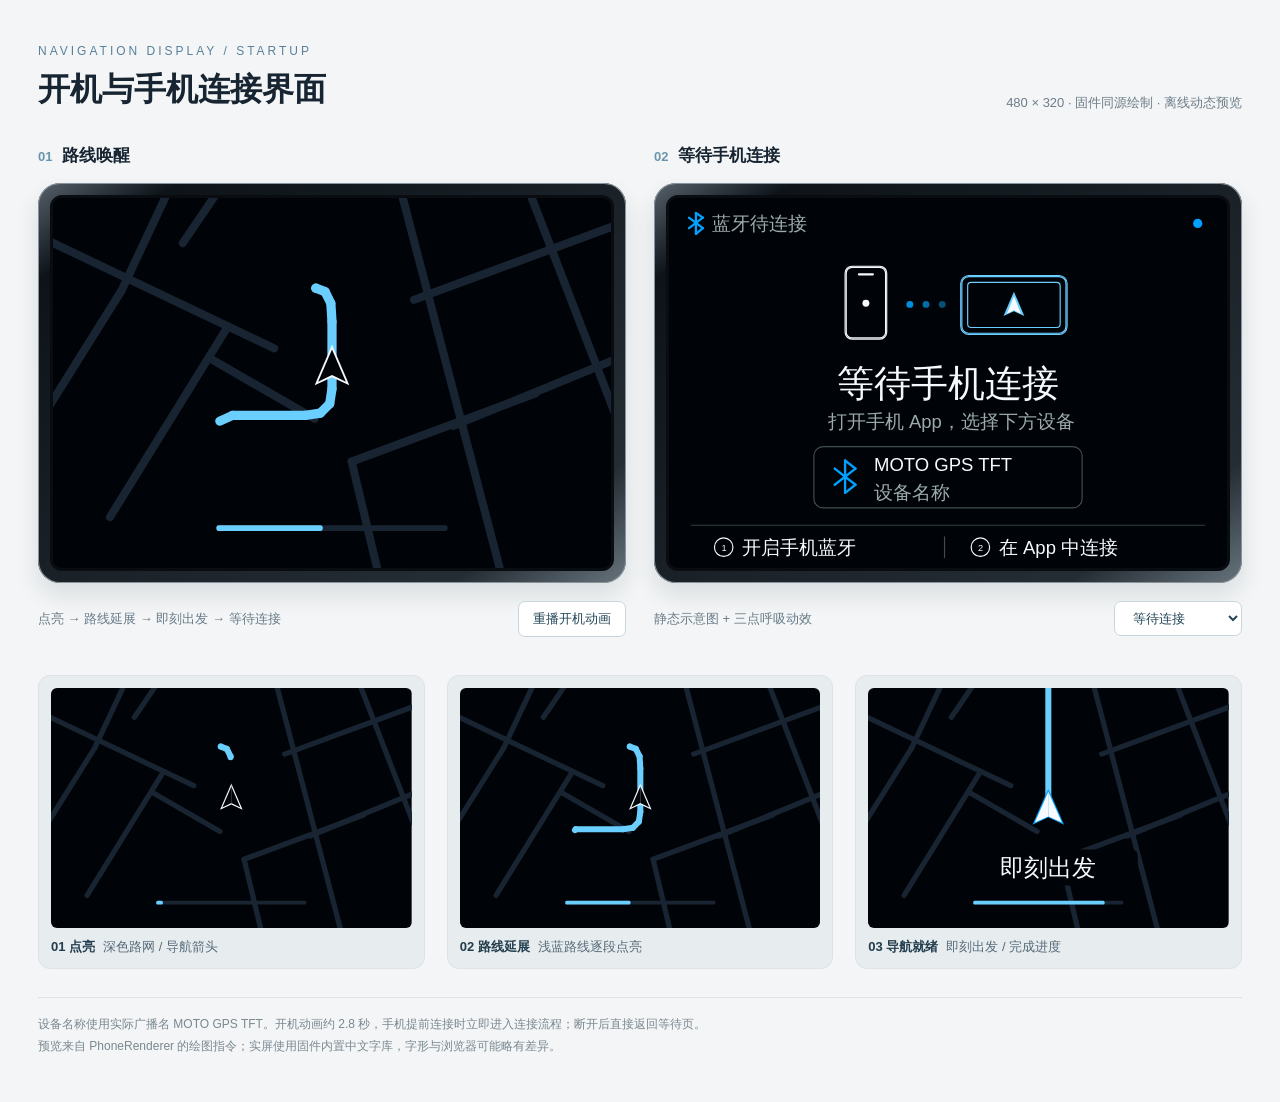
<file: output/previews/开机与手机连接预览.html>
<!doctype html>
<html lang="zh-CN"><meta charset="utf-8"><meta name="viewport" content="width=device-width, initial-scale=1">
<title>导航屏 · 开机与手机连接预览</title>
<style>
*{box-sizing:border-box}body{margin:0;background:#f3f5f6;color:#172431;font-family:"Microsoft YaHei",sans-serif}
main{max-width:1320px;margin:auto;padding:44px 38px}header{display:flex;justify-content:space-between;align-items:end;margin-bottom:32px}
.eyebrow{font-size:12px;letter-spacing:3px;color:#598099;margin-bottom:10px}h1{margin:0;font-size:32px;font-weight:600}header p{margin:0;color:#6d7d89;font-size:13px}
.grid{display:grid;grid-template-columns:1fr 1fr;gap:28px}.panel{min-width:0}h2{font-size:17px;margin:0 0 16px;font-weight:600}h2 span{color:#6995ac;font-size:13px;margin-right:10px}
.bezel{background:linear-gradient(145deg,#57616a,#0d1319 12%,#252d34 85%,#67737c);padding:12px;border-radius:22px;box-shadow:0 12px 24px #1524311c,inset 0 0 0 1px #89939b}
.screen{overflow:hidden;border-radius:12px;background:#000408;aspect-ratio:3/2;border:3px solid #090d11}.screen svg{display:block;width:100%;height:100%}
.controls{display:flex;align-items:center;justify-content:space-between;gap:12px;margin:18px 0 0}.caption{font-size:13px;color:#687b88;line-height:1.8}
button,select{font-family:inherit;font-size:13px;border:1px solid #c7d6de;background:#fff;color:#244758;padding:8px 14px;border-radius:7px;cursor:pointer}button:hover{background:#e8f6ff}
.stages{margin-top:38px;display:grid;grid-template-columns:repeat(3,1fr);gap:22px}.stage{background:#e7ecef;border:1px solid #dce3e8;padding:12px;border-radius:12px}.stage svg{width:100%;height:auto;display:block;border-radius:6px}.stage p{font-size:13px;margin:10px 0 0;color:#566a78}.stage b{color:#223d4d;margin-right:8px;font-weight:600}
footer{margin-top:28px;color:#7a8890;font-size:12px;line-height:1.8;border-top:1px solid #dce4e8;padding-top:16px}
@media(max-width:850px){main{padding:24px 18px}.grid{grid-template-columns:1fr}header{display:block}header p{margin-top:14px}.stages{gap:10px}h1{font-size:26px}}
</style><main>
<header><div><div class="eyebrow">NAVIGATION DISPLAY / STARTUP</div><h1>开机与手机连接界面</h1></div><p>480 × 320 · 固件同源绘制 · 离线动态预览</p></header>
<div class="grid">
<section class="panel"><h2><span>01</span>路线唤醒</h2><div class="bezel"><div id="boot" class="screen"></div></div><div class="controls"><div class="caption" id="phase">点亮 → 路线延展 → 即刻出发 → 等待连接</div><button id="replay">重播开机动画</button></div></section>
<section class="panel"><h2><span>02</span>等待手机连接</h2><div class="bezel"><div id="idle" class="screen"></div></div><div class="controls"><div class="caption">静态示意图 + 三点呼吸动效</div><select id="state" aria-label="预览连接状态"><option value="idle">等待连接</option><option value="pairing">蓝牙配对中</option><option value="handshake">协议握手中</option><option value="ready">已连接待导航</option><option value="lost">连接失活</option></select></div></section>
</div>
<div class="stages"><div class="stage"><div id="step1"></div><p><b>01 点亮</b>深色路网 / 导航箭头</p></div><div class="stage"><div id="step2"></div><p><b>02 路线延展</b>浅蓝路线逐段点亮</p></div><div class="stage"><div id="step3"></div><p><b>03 导航就绪</b>即刻出发 / 完成进度</p></div></div>
<footer>设备名称使用实际广播名 MOTO GPS TFT。开机动画约 2.8 秒，手机提前连接时立即进入连接流程；断开后直接返回等待页。<br>预览来自 PhoneRenderer 的绘图指令；实屏使用固件内置中文字库，字形与浏览器可能略有差异。</footer>
</main><script>
const frames={"boot": ["<svg xmlns='http://www.w3.org/2000/svg' viewBox='0 0 480 320' width='960' height='640'>\r\n<rect x='0' y='0' width='480' height='320' rx='0' fill='#000408'/>\r\n<path d='M-20,30 L190,130' fill='none' stroke='#182431' stroke-width='7' stroke-linecap='round'/>\r\n<path d='M105,-20 L58,80' fill='none' stroke='#182431' stroke-width='7' stroke-linecap='round'/>\r\n<path d='M58,80 L-12,192' fill='none' stroke='#182431' stroke-width='7' stroke-linecap='round'/>\r\n<path d='M151,-20 L111,39' fill='none' stroke='#182431' stroke-width='7' stroke-linecap='round'/>\r\n<path d='M150,111 L48,276' fill='none' stroke='#182431' stroke-width='7' stroke-linecap='round'/>\r\n<path d='M135,139 L225,191' fill='none' stroke='#182431' stroke-width='7' stroke-linecap='round'/>\r\n<path d='M296,-20 L385,320' fill='none' stroke='#182431' stroke-width='7' stroke-linecap='round'/>\r\n<path d='M311,88 L490,22' fill='none' stroke='#182431' stroke-width='7' stroke-linecap='round'/>\r\n<path d='M345,197 L491,137' fill='none' stroke='#182431' stroke-width='7' stroke-linecap='round'/>\r\n<path d='M407,-15 L495,213' fill='none' stroke='#182431' stroke-width='7' stroke-linecap='round'/>\r\n<path d='M257,228 L279,320' fill='none' stroke='#182431' stroke-width='7' stroke-linecap='round'/>\r\n<path d='M257,228 L416,169' fill='none' stroke='#182431' stroke-width='7' stroke-linecap='round'/>\r\n<circle cx='226' cy='78' r='4' fill='#6aceff'/>\r\n<path d='M240,127 L225,162 L240,155 Z' fill='#f6faff'/>\r\n<path d='M240,127 L240,155 L255,162 Z' fill='#f6faff'/>\r\n<path d='M240,131 L228,159 L240,153 Z' fill='#000408'/>\r\n<path d='M240,131 L240,153 L252,159 Z' fill='#000408'/>\r\n<rect x='140' y='283' width='200' height='5' rx='2' fill='#182431'/>\r\n</svg>\r\n", "<svg xmlns='http://www.w3.org/2000/svg' viewBox='0 0 480 320' width='960' height='640'>\r\n<rect x='0' y='0' width='480' height='320' rx='0' fill='#000408'/>\r\n<path d='M-20,30 L190,130' fill='none' stroke='#182431' stroke-width='7' stroke-linecap='round'/>\r\n<path d='M105,-20 L58,80' fill='none' stroke='#182431' stroke-width='7' stroke-linecap='round'/>\r\n<path d='M58,80 L-12,192' fill='none' stroke='#182431' stroke-width='7' stroke-linecap='round'/>\r\n<path d='M151,-20 L111,39' fill='none' stroke='#182431' stroke-width='7' stroke-linecap='round'/>\r\n<path d='M150,111 L48,276' fill='none' stroke='#182431' stroke-width='7' stroke-linecap='round'/>\r\n<path d='M135,139 L225,191' fill='none' stroke='#182431' stroke-width='7' stroke-linecap='round'/>\r\n<path d='M296,-20 L385,320' fill='none' stroke='#182431' stroke-width='7' stroke-linecap='round'/>\r\n<path d='M311,88 L490,22' fill='none' stroke='#182431' stroke-width='7' stroke-linecap='round'/>\r\n<path d='M345,197 L491,137' fill='none' stroke='#182431' stroke-width='7' stroke-linecap='round'/>\r\n<path d='M407,-15 L495,213' fill='none' stroke='#182431' stroke-width='7' stroke-linecap='round'/>\r\n<path d='M257,228 L279,320' fill='none' stroke='#182431' stroke-width='7' stroke-linecap='round'/>\r\n<path d='M257,228 L416,169' fill='none' stroke='#182431' stroke-width='7' stroke-linecap='round'/>\r\n<circle cx='226' cy='78' r='4' fill='#6aceff'/>\r\n<path d='M226,78 L234,81' fill='none' stroke='#6aceff' stroke-width='8' stroke-linecap='round'/>\r\n<path d='M234,81 L235,83' fill='none' stroke='#6aceff' stroke-width='8' stroke-linecap='round'/>\r\n<path d='M240,127 L225,162 L240,155 Z' fill='#f6faff'/>\r\n<path d='M240,127 L240,155 L255,162 Z' fill='#f6faff'/>\r\n<path d='M240,131 L228,159 L240,153 Z' fill='#000408'/>\r\n<path d='M240,131 L240,153 L252,159 Z' fill='#000408'/>\r\n<rect x='140' y='283' width='200' height='5' rx='2' fill='#182431'/>\r\n<rect x='140' y='283' width='4' height='5' rx='2' fill='#6aceff'/>\r\n</svg>\r\n", "<svg xmlns='http://www.w3.org/2000/svg' viewBox='0 0 480 320' width='960' height='640'>\r\n<rect x='0' y='0' width='480' height='320' rx='0' fill='#000408'/>\r\n<path d='M-20,30 L190,130' fill='none' stroke='#182431' stroke-width='7' stroke-linecap='round'/>\r\n<path d='M105,-20 L58,80' fill='none' stroke='#182431' stroke-width='7' stroke-linecap='round'/>\r\n<path d='M58,80 L-12,192' fill='none' stroke='#182431' stroke-width='7' stroke-linecap='round'/>\r\n<path d='M151,-20 L111,39' fill='none' stroke='#182431' stroke-width='7' stroke-linecap='round'/>\r\n<path d='M150,111 L48,276' fill='none' stroke='#182431' stroke-width='7' stroke-linecap='round'/>\r\n<path d='M135,139 L225,191' fill='none' stroke='#182431' stroke-width='7' stroke-linecap='round'/>\r\n<path d='M296,-20 L385,320' fill='none' stroke='#182431' stroke-width='7' stroke-linecap='round'/>\r\n<path d='M311,88 L490,22' fill='none' stroke='#182431' stroke-width='7' stroke-linecap='round'/>\r\n<path d='M345,197 L491,137' fill='none' stroke='#182431' stroke-width='7' stroke-linecap='round'/>\r\n<path d='M407,-15 L495,213' fill='none' stroke='#182431' stroke-width='7' stroke-linecap='round'/>\r\n<path d='M257,228 L279,320' fill='none' stroke='#182431' stroke-width='7' stroke-linecap='round'/>\r\n<path d='M257,228 L416,169' fill='none' stroke='#182431' stroke-width='7' stroke-linecap='round'/>\r\n<circle cx='226' cy='78' r='4' fill='#6aceff'/>\r\n<path d='M226,78 L234,81' fill='none' stroke='#6aceff' stroke-width='8' stroke-linecap='round'/>\r\n<path d='M234,81 L239,91' fill='none' stroke='#6aceff' stroke-width='8' stroke-linecap='round'/>\r\n<path d='M239,91 L239,92' fill='none' stroke='#6aceff' stroke-width='8' stroke-linecap='round'/>\r\n<path d='M240,127 L225,162 L240,155 Z' fill='#f6faff'/>\r\n<path d='M240,127 L240,155 L255,162 Z' fill='#f6faff'/>\r\n<path d='M240,131 L228,159 L240,153 Z' fill='#000408'/>\r\n<path d='M240,131 L240,153 L252,159 Z' fill='#000408'/>\r\n<rect x='140' y='283' width='200' height='5' rx='2' fill='#182431'/>\r\n<rect x='140' y='283' width='9' height='5' rx='2' fill='#6aceff'/>\r\n</svg>\r\n", "<svg xmlns='http://www.w3.org/2000/svg' viewBox='0 0 480 320' width='960' height='640'>\r\n<rect x='0' y='0' width='480' height='320' rx='0' fill='#000408'/>\r\n<path d='M-20,30 L190,130' fill='none' stroke='#182431' stroke-width='7' stroke-linecap='round'/>\r\n<path d='M105,-20 L58,80' fill='none' stroke='#182431' stroke-width='7' stroke-linecap='round'/>\r\n<path d='M58,80 L-12,192' fill='none' stroke='#182431' stroke-width='7' stroke-linecap='round'/>\r\n<path d='M151,-20 L111,39' fill='none' stroke='#182431' stroke-width='7' stroke-linecap='round'/>\r\n<path d='M150,111 L48,276' fill='none' stroke='#182431' stroke-width='7' stroke-linecap='round'/>\r\n<path d='M135,139 L225,191' fill='none' stroke='#182431' stroke-width='7' stroke-linecap='round'/>\r\n<path d='M296,-20 L385,320' fill='none' stroke='#182431' stroke-width='7' stroke-linecap='round'/>\r\n<path d='M311,88 L490,22' fill='none' stroke='#182431' stroke-width='7' stroke-linecap='round'/>\r\n<path d='M345,197 L491,137' fill='none' stroke='#182431' stroke-width='7' stroke-linecap='round'/>\r\n<path d='M407,-15 L495,213' fill='none' stroke='#182431' stroke-width='7' stroke-linecap='round'/>\r\n<path d='M257,228 L279,320' fill='none' stroke='#182431' stroke-width='7' stroke-linecap='round'/>\r\n<path d='M257,228 L416,169' fill='none' stroke='#182431' stroke-width='7' stroke-linecap='round'/>\r\n<circle cx='226' cy='78' r='4' fill='#6aceff'/>\r\n<path d='M226,78 L234,81' fill='none' stroke='#6aceff' stroke-width='8' stroke-linecap='round'/>\r\n<path d='M234,81 L239,91' fill='none' stroke='#6aceff' stroke-width='8' stroke-linecap='round'/>\r\n<path d='M239,91 L240,102' fill='none' stroke='#6aceff' stroke-width='8' stroke-linecap='round'/>\r\n<path d='M240,127 L225,162 L240,155 Z' fill='#f6faff'/>\r\n<path d='M240,127 L240,155 L255,162 Z' fill='#f6faff'/>\r\n<path d='M240,131 L228,159 L240,153 Z' fill='#000408'/>\r\n<path d='M240,131 L240,153 L252,159 Z' fill='#000408'/>\r\n<rect x='140' y='283' width='200' height='5' rx='2' fill='#182431'/>\r\n<rect x='140' y='283' width='13' height='5' rx='2' fill='#6aceff'/>\r\n</svg>\r\n", "<svg xmlns='http://www.w3.org/2000/svg' viewBox='0 0 480 320' width='960' height='640'>\r\n<rect x='0' y='0' width='480' height='320' rx='0' fill='#000408'/>\r\n<path d='M-20,30 L190,130' fill='none' stroke='#182431' stroke-width='7' stroke-linecap='round'/>\r\n<path d='M105,-20 L58,80' fill='none' stroke='#182431' stroke-width='7' stroke-linecap='round'/>\r\n<path d='M58,80 L-12,192' fill='none' stroke='#182431' stroke-width='7' stroke-linecap='round'/>\r\n<path d='M151,-20 L111,39' fill='none' stroke='#182431' stroke-width='7' stroke-linecap='round'/>\r\n<path d='M150,111 L48,276' fill='none' stroke='#182431' stroke-width='7' stroke-linecap='round'/>\r\n<path d='M135,139 L225,191' fill='none' stroke='#182431' stroke-width='7' stroke-linecap='round'/>\r\n<path d='M296,-20 L385,320' fill='none' stroke='#182431' stroke-width='7' stroke-linecap='round'/>\r\n<path d='M311,88 L490,22' fill='none' stroke='#182431' stroke-width='7' stroke-linecap='round'/>\r\n<path d='M345,197 L491,137' fill='none' stroke='#182431' stroke-width='7' stroke-linecap='round'/>\r\n<path d='M407,-15 L495,213' fill='none' stroke='#182431' stroke-width='7' stroke-linecap='round'/>\r\n<path d='M257,228 L279,320' fill='none' stroke='#182431' stroke-width='7' stroke-linecap='round'/>\r\n<path d='M257,228 L416,169' fill='none' stroke='#182431' stroke-width='7' stroke-linecap='round'/>\r\n<circle cx='226' cy='78' r='4' fill='#6aceff'/>\r\n<path d='M226,78 L234,81' fill='none' stroke='#6aceff' stroke-width='8' stroke-linecap='round'/>\r\n<path d='M234,81 L239,91' fill='none' stroke='#6aceff' stroke-width='8' stroke-linecap='round'/>\r\n<path d='M239,91 L240,107' fill='none' stroke='#6aceff' stroke-width='8' stroke-linecap='round'/>\r\n<path d='M240,107 L240,113' fill='none' stroke='#6aceff' stroke-width='8' stroke-linecap='round'/>\r\n<path d='M240,127 L225,162 L240,155 Z' fill='#f6faff'/>\r\n<path d='M240,127 L240,155 L255,162 Z' fill='#f6faff'/>\r\n<path d='M240,131 L228,159 L240,153 Z' fill='#000408'/>\r\n<path d='M240,131 L240,153 L252,159 Z' fill='#000408'/>\r\n<rect x='140' y='283' width='200' height='5' rx='2' fill='#182431'/>\r\n<rect x='140' y='283' width='18' height='5' rx='2' fill='#6aceff'/>\r\n</svg>\r\n", "<svg xmlns='http://www.w3.org/2000/svg' viewBox='0 0 480 320' width='960' height='640'>\r\n<rect x='0' y='0' width='480' height='320' rx='0' fill='#000408'/>\r\n<path d='M-20,30 L190,130' fill='none' stroke='#182431' stroke-width='7' stroke-linecap='round'/>\r\n<path d='M105,-20 L58,80' fill='none' stroke='#182431' stroke-width='7' stroke-linecap='round'/>\r\n<path d='M58,80 L-12,192' fill='none' stroke='#182431' stroke-width='7' stroke-linecap='round'/>\r\n<path d='M151,-20 L111,39' fill='none' stroke='#182431' stroke-width='7' stroke-linecap='round'/>\r\n<path d='M150,111 L48,276' fill='none' stroke='#182431' stroke-width='7' stroke-linecap='round'/>\r\n<path d='M135,139 L225,191' fill='none' stroke='#182431' stroke-width='7' stroke-linecap='round'/>\r\n<path d='M296,-20 L385,320' fill='none' stroke='#182431' stroke-width='7' stroke-linecap='round'/>\r\n<path d='M311,88 L490,22' fill='none' stroke='#182431' stroke-width='7' stroke-linecap='round'/>\r\n<path d='M345,197 L491,137' fill='none' stroke='#182431' stroke-width='7' stroke-linecap='round'/>\r\n<path d='M407,-15 L495,213' fill='none' stroke='#182431' stroke-width='7' stroke-linecap='round'/>\r\n<path d='M257,228 L279,320' fill='none' stroke='#182431' stroke-width='7' stroke-linecap='round'/>\r\n<path d='M257,228 L416,169' fill='none' stroke='#182431' stroke-width='7' stroke-linecap='round'/>\r\n<circle cx='226' cy='78' r='4' fill='#6aceff'/>\r\n<path d='M226,78 L234,81' fill='none' stroke='#6aceff' stroke-width='8' stroke-linecap='round'/>\r\n<path d='M234,81 L239,91' fill='none' stroke='#6aceff' stroke-width='8' stroke-linecap='round'/>\r\n<path d='M239,91 L240,107' fill='none' stroke='#6aceff' stroke-width='8' stroke-linecap='round'/>\r\n<path d='M240,107 L240,123' fill='none' stroke='#6aceff' stroke-width='8' stroke-linecap='round'/>\r\n<path d='M240,127 L225,162 L240,155 Z' fill='#f6faff'/>\r\n<path d='M240,127 L240,155 L255,162 Z' fill='#f6faff'/>\r\n<path d='M240,131 L228,159 L240,153 Z' fill='#000408'/>\r\n<path d='M240,131 L240,153 L252,159 Z' fill='#000408'/>\r\n<rect x='140' y='283' width='200' height='5' rx='2' fill='#182431'/>\r\n<rect x='140' y='283' width='23' height='5' rx='2' fill='#6aceff'/>\r\n</svg>\r\n", "<svg xmlns='http://www.w3.org/2000/svg' viewBox='0 0 480 320' width='960' height='640'>\r\n<rect x='0' y='0' width='480' height='320' rx='0' fill='#000408'/>\r\n<path d='M-20,30 L190,130' fill='none' stroke='#182431' stroke-width='7' stroke-linecap='round'/>\r\n<path d='M105,-20 L58,80' fill='none' stroke='#182431' stroke-width='7' stroke-linecap='round'/>\r\n<path d='M58,80 L-12,192' fill='none' stroke='#182431' stroke-width='7' stroke-linecap='round'/>\r\n<path d='M151,-20 L111,39' fill='none' stroke='#182431' stroke-width='7' stroke-linecap='round'/>\r\n<path d='M150,111 L48,276' fill='none' stroke='#182431' stroke-width='7' stroke-linecap='round'/>\r\n<path d='M135,139 L225,191' fill='none' stroke='#182431' stroke-width='7' stroke-linecap='round'/>\r\n<path d='M296,-20 L385,320' fill='none' stroke='#182431' stroke-width='7' stroke-linecap='round'/>\r\n<path d='M311,88 L490,22' fill='none' stroke='#182431' stroke-width='7' stroke-linecap='round'/>\r\n<path d='M345,197 L491,137' fill='none' stroke='#182431' stroke-width='7' stroke-linecap='round'/>\r\n<path d='M407,-15 L495,213' fill='none' stroke='#182431' stroke-width='7' stroke-linecap='round'/>\r\n<path d='M257,228 L279,320' fill='none' stroke='#182431' stroke-width='7' stroke-linecap='round'/>\r\n<path d='M257,228 L416,169' fill='none' stroke='#182431' stroke-width='7' stroke-linecap='round'/>\r\n<circle cx='226' cy='78' r='4' fill='#6aceff'/>\r\n<path d='M226,78 L234,81' fill='none' stroke='#6aceff' stroke-width='8' stroke-linecap='round'/>\r\n<path d='M234,81 L239,91' fill='none' stroke='#6aceff' stroke-width='8' stroke-linecap='round'/>\r\n<path d='M239,91 L240,107' fill='none' stroke='#6aceff' stroke-width='8' stroke-linecap='round'/>\r\n<path d='M240,107 L240,133' fill='none' stroke='#6aceff' stroke-width='8' stroke-linecap='round'/>\r\n<path d='M240,127 L225,162 L240,155 Z' fill='#f6faff'/>\r\n<path d='M240,127 L240,155 L255,162 Z' fill='#f6faff'/>\r\n<path d='M240,131 L228,159 L240,153 Z' fill='#000408'/>\r\n<path d='M240,131 L240,153 L252,159 Z' fill='#000408'/>\r\n<rect x='140' y='283' width='200' height='5' rx='2' fill='#182431'/>\r\n<rect x='140' y='283' width='27' height='5' rx='2' fill='#6aceff'/>\r\n</svg>\r\n", "<svg xmlns='http://www.w3.org/2000/svg' viewBox='0 0 480 320' width='960' height='640'>\r\n<rect x='0' y='0' width='480' height='320' rx='0' fill='#000408'/>\r\n<path d='M-20,30 L190,130' fill='none' stroke='#182431' stroke-width='7' stroke-linecap='round'/>\r\n<path d='M105,-20 L58,80' fill='none' stroke='#182431' stroke-width='7' stroke-linecap='round'/>\r\n<path d='M58,80 L-12,192' fill='none' stroke='#182431' stroke-width='7' stroke-linecap='round'/>\r\n<path d='M151,-20 L111,39' fill='none' stroke='#182431' stroke-width='7' stroke-linecap='round'/>\r\n<path d='M150,111 L48,276' fill='none' stroke='#182431' stroke-width='7' stroke-linecap='round'/>\r\n<path d='M135,139 L225,191' fill='none' stroke='#182431' stroke-width='7' stroke-linecap='round'/>\r\n<path d='M296,-20 L385,320' fill='none' stroke='#182431' stroke-width='7' stroke-linecap='round'/>\r\n<path d='M311,88 L490,22' fill='none' stroke='#182431' stroke-width='7' stroke-linecap='round'/>\r\n<path d='M345,197 L491,137' fill='none' stroke='#182431' stroke-width='7' stroke-linecap='round'/>\r\n<path d='M407,-15 L495,213' fill='none' stroke='#182431' stroke-width='7' stroke-linecap='round'/>\r\n<path d='M257,228 L279,320' fill='none' stroke='#182431' stroke-width='7' stroke-linecap='round'/>\r\n<path d='M257,228 L416,169' fill='none' stroke='#182431' stroke-width='7' stroke-linecap='round'/>\r\n<circle cx='226' cy='78' r='4' fill='#6aceff'/>\r\n<path d='M226,78 L234,81' fill='none' stroke='#6aceff' stroke-width='8' stroke-linecap='round'/>\r\n<path d='M234,81 L239,91' fill='none' stroke='#6aceff' stroke-width='8' stroke-linecap='round'/>\r\n<path d='M239,91 L240,107' fill='none' stroke='#6aceff' stroke-width='8' stroke-linecap='round'/>\r\n<path d='M240,107 L240,143' fill='none' stroke='#6aceff' stroke-width='8' stroke-linecap='round'/>\r\n<path d='M240,127 L225,162 L240,155 Z' fill='#f6faff'/>\r\n<path d='M240,127 L240,155 L255,162 Z' fill='#f6faff'/>\r\n<path d='M240,131 L228,159 L240,153 Z' fill='#000408'/>\r\n<path d='M240,131 L240,153 L252,159 Z' fill='#000408'/>\r\n<rect x='140' y='283' width='200' height='5' rx='2' fill='#182431'/>\r\n<rect x='140' y='283' width='32' height='5' rx='2' fill='#6aceff'/>\r\n</svg>\r\n", "<svg xmlns='http://www.w3.org/2000/svg' viewBox='0 0 480 320' width='960' height='640'>\r\n<rect x='0' y='0' width='480' height='320' rx='0' fill='#000408'/>\r\n<path d='M-20,30 L190,130' fill='none' stroke='#182431' stroke-width='7' stroke-linecap='round'/>\r\n<path d='M105,-20 L58,80' fill='none' stroke='#182431' stroke-width='7' stroke-linecap='round'/>\r\n<path d='M58,80 L-12,192' fill='none' stroke='#182431' stroke-width='7' stroke-linecap='round'/>\r\n<path d='M151,-20 L111,39' fill='none' stroke='#182431' stroke-width='7' stroke-linecap='round'/>\r\n<path d='M150,111 L48,276' fill='none' stroke='#182431' stroke-width='7' stroke-linecap='round'/>\r\n<path d='M135,139 L225,191' fill='none' stroke='#182431' stroke-width='7' stroke-linecap='round'/>\r\n<path d='M296,-20 L385,320' fill='none' stroke='#182431' stroke-width='7' stroke-linecap='round'/>\r\n<path d='M311,88 L490,22' fill='none' stroke='#182431' stroke-width='7' stroke-linecap='round'/>\r\n<path d='M345,197 L491,137' fill='none' stroke='#182431' stroke-width='7' stroke-linecap='round'/>\r\n<path d='M407,-15 L495,213' fill='none' stroke='#182431' stroke-width='7' stroke-linecap='round'/>\r\n<path d='M257,228 L279,320' fill='none' stroke='#182431' stroke-width='7' stroke-linecap='round'/>\r\n<path d='M257,228 L416,169' fill='none' stroke='#182431' stroke-width='7' stroke-linecap='round'/>\r\n<circle cx='226' cy='78' r='4' fill='#6aceff'/>\r\n<path d='M226,78 L234,81' fill='none' stroke='#6aceff' stroke-width='8' stroke-linecap='round'/>\r\n<path d='M234,81 L239,91' fill='none' stroke='#6aceff' stroke-width='8' stroke-linecap='round'/>\r\n<path d='M239,91 L240,107' fill='none' stroke='#6aceff' stroke-width='8' stroke-linecap='round'/>\r\n<path d='M240,107 L240,154' fill='none' stroke='#6aceff' stroke-width='8' stroke-linecap='round'/>\r\n<path d='M240,127 L225,162 L240,155 Z' fill='#f6faff'/>\r\n<path d='M240,127 L240,155 L255,162 Z' fill='#f6faff'/>\r\n<path d='M240,131 L228,159 L240,153 Z' fill='#000408'/>\r\n<path d='M240,131 L240,153 L252,159 Z' fill='#000408'/>\r\n<rect x='140' y='283' width='200' height='5' rx='2' fill='#182431'/>\r\n<rect x='140' y='283' width='36' height='5' rx='2' fill='#6aceff'/>\r\n</svg>\r\n", "<svg xmlns='http://www.w3.org/2000/svg' viewBox='0 0 480 320' width='960' height='640'>\r\n<rect x='0' y='0' width='480' height='320' rx='0' fill='#000408'/>\r\n<path d='M-20,30 L190,130' fill='none' stroke='#182431' stroke-width='7' stroke-linecap='round'/>\r\n<path d='M105,-20 L58,80' fill='none' stroke='#182431' stroke-width='7' stroke-linecap='round'/>\r\n<path d='M58,80 L-12,192' fill='none' stroke='#182431' stroke-width='7' stroke-linecap='round'/>\r\n<path d='M151,-20 L111,39' fill='none' stroke='#182431' stroke-width='7' stroke-linecap='round'/>\r\n<path d='M150,111 L48,276' fill='none' stroke='#182431' stroke-width='7' stroke-linecap='round'/>\r\n<path d='M135,139 L225,191' fill='none' stroke='#182431' stroke-width='7' stroke-linecap='round'/>\r\n<path d='M296,-20 L385,320' fill='none' stroke='#182431' stroke-width='7' stroke-linecap='round'/>\r\n<path d='M311,88 L490,22' fill='none' stroke='#182431' stroke-width='7' stroke-linecap='round'/>\r\n<path d='M345,197 L491,137' fill='none' stroke='#182431' stroke-width='7' stroke-linecap='round'/>\r\n<path d='M407,-15 L495,213' fill='none' stroke='#182431' stroke-width='7' stroke-linecap='round'/>\r\n<path d='M257,228 L279,320' fill='none' stroke='#182431' stroke-width='7' stroke-linecap='round'/>\r\n<path d='M257,228 L416,169' fill='none' stroke='#182431' stroke-width='7' stroke-linecap='round'/>\r\n<circle cx='226' cy='78' r='4' fill='#6aceff'/>\r\n<path d='M226,78 L234,81' fill='none' stroke='#6aceff' stroke-width='8' stroke-linecap='round'/>\r\n<path d='M234,81 L239,91' fill='none' stroke='#6aceff' stroke-width='8' stroke-linecap='round'/>\r\n<path d='M239,91 L240,107' fill='none' stroke='#6aceff' stroke-width='8' stroke-linecap='round'/>\r\n<path d='M240,107 L240,164' fill='none' stroke='#6aceff' stroke-width='8' stroke-linecap='round'/>\r\n<path d='M240,127 L225,162 L240,155 Z' fill='#f6faff'/>\r\n<path d='M240,127 L240,155 L255,162 Z' fill='#f6faff'/>\r\n<path d='M240,131 L228,159 L240,153 Z' fill='#000408'/>\r\n<path d='M240,131 L240,153 L252,159 Z' fill='#000408'/>\r\n<rect x='140' y='283' width='200' height='5' rx='2' fill='#182431'/>\r\n<rect x='140' y='283' width='41' height='5' rx='2' fill='#6aceff'/>\r\n</svg>\r\n", "<svg xmlns='http://www.w3.org/2000/svg' viewBox='0 0 480 320' width='960' height='640'>\r\n<rect x='0' y='0' width='480' height='320' rx='0' fill='#000408'/>\r\n<path d='M-20,30 L190,130' fill='none' stroke='#182431' stroke-width='7' stroke-linecap='round'/>\r\n<path d='M105,-20 L58,80' fill='none' stroke='#182431' stroke-width='7' stroke-linecap='round'/>\r\n<path d='M58,80 L-12,192' fill='none' stroke='#182431' stroke-width='7' stroke-linecap='round'/>\r\n<path d='M151,-20 L111,39' fill='none' stroke='#182431' stroke-width='7' stroke-linecap='round'/>\r\n<path d='M150,111 L48,276' fill='none' stroke='#182431' stroke-width='7' stroke-linecap='round'/>\r\n<path d='M135,139 L225,191' fill='none' stroke='#182431' stroke-width='7' stroke-linecap='round'/>\r\n<path d='M296,-20 L385,320' fill='none' stroke='#182431' stroke-width='7' stroke-linecap='round'/>\r\n<path d='M311,88 L490,22' fill='none' stroke='#182431' stroke-width='7' stroke-linecap='round'/>\r\n<path d='M345,197 L491,137' fill='none' stroke='#182431' stroke-width='7' stroke-linecap='round'/>\r\n<path d='M407,-15 L495,213' fill='none' stroke='#182431' stroke-width='7' stroke-linecap='round'/>\r\n<path d='M257,228 L279,320' fill='none' stroke='#182431' stroke-width='7' stroke-linecap='round'/>\r\n<path d='M257,228 L416,169' fill='none' stroke='#182431' stroke-width='7' stroke-linecap='round'/>\r\n<circle cx='226' cy='78' r='4' fill='#6aceff'/>\r\n<path d='M226,78 L234,81' fill='none' stroke='#6aceff' stroke-width='8' stroke-linecap='round'/>\r\n<path d='M234,81 L239,91' fill='none' stroke='#6aceff' stroke-width='8' stroke-linecap='round'/>\r\n<path d='M239,91 L240,107' fill='none' stroke='#6aceff' stroke-width='8' stroke-linecap='round'/>\r\n<path d='M240,107 L240,165' fill='none' stroke='#6aceff' stroke-width='8' stroke-linecap='round'/>\r\n<path d='M240,165 L239,174' fill='none' stroke='#6aceff' stroke-width='8' stroke-linecap='round'/>\r\n<path d='M240,127 L225,162 L240,155 Z' fill='#f6faff'/>\r\n<path d='M240,127 L240,155 L255,162 Z' fill='#f6faff'/>\r\n<path d='M240,131 L228,159 L240,153 Z' fill='#000408'/>\r\n<path d='M240,131 L240,153 L252,159 Z' fill='#000408'/>\r\n<rect x='140' y='283' width='200' height='5' rx='2' fill='#182431'/>\r\n<rect x='140' y='283' width='46' height='5' rx='2' fill='#6aceff'/>\r\n</svg>\r\n", "<svg xmlns='http://www.w3.org/2000/svg' viewBox='0 0 480 320' width='960' height='640'>\r\n<rect x='0' y='0' width='480' height='320' rx='0' fill='#000408'/>\r\n<path d='M-20,30 L190,130' fill='none' stroke='#182431' stroke-width='7' stroke-linecap='round'/>\r\n<path d='M105,-20 L58,80' fill='none' stroke='#182431' stroke-width='7' stroke-linecap='round'/>\r\n<path d='M58,80 L-12,192' fill='none' stroke='#182431' stroke-width='7' stroke-linecap='round'/>\r\n<path d='M151,-20 L111,39' fill='none' stroke='#182431' stroke-width='7' stroke-linecap='round'/>\r\n<path d='M150,111 L48,276' fill='none' stroke='#182431' stroke-width='7' stroke-linecap='round'/>\r\n<path d='M135,139 L225,191' fill='none' stroke='#182431' stroke-width='7' stroke-linecap='round'/>\r\n<path d='M296,-20 L385,320' fill='none' stroke='#182431' stroke-width='7' stroke-linecap='round'/>\r\n<path d='M311,88 L490,22' fill='none' stroke='#182431' stroke-width='7' stroke-linecap='round'/>\r\n<path d='M345,197 L491,137' fill='none' stroke='#182431' stroke-width='7' stroke-linecap='round'/>\r\n<path d='M407,-15 L495,213' fill='none' stroke='#182431' stroke-width='7' stroke-linecap='round'/>\r\n<path d='M257,228 L279,320' fill='none' stroke='#182431' stroke-width='7' stroke-linecap='round'/>\r\n<path d='M257,228 L416,169' fill='none' stroke='#182431' stroke-width='7' stroke-linecap='round'/>\r\n<circle cx='226' cy='78' r='4' fill='#6aceff'/>\r\n<path d='M226,78 L234,81' fill='none' stroke='#6aceff' stroke-width='8' stroke-linecap='round'/>\r\n<path d='M234,81 L239,91' fill='none' stroke='#6aceff' stroke-width='8' stroke-linecap='round'/>\r\n<path d='M239,91 L240,107' fill='none' stroke='#6aceff' stroke-width='8' stroke-linecap='round'/>\r\n<path d='M240,107 L240,165' fill='none' stroke='#6aceff' stroke-width='8' stroke-linecap='round'/>\r\n<path d='M240,165 L238,178' fill='none' stroke='#6aceff' stroke-width='8' stroke-linecap='round'/>\r\n<path d='M238,178 L233,183' fill='none' stroke='#6aceff' stroke-width='8' stroke-linecap='round'/>\r\n<path d='M240,127 L225,162 L240,155 Z' fill='#f6faff'/>\r\n<path d='M240,127 L240,155 L255,162 Z' fill='#f6faff'/>\r\n<path d='M240,131 L228,159 L240,153 Z' fill='#000408'/>\r\n<path d='M240,131 L240,153 L252,159 Z' fill='#000408'/>\r\n<rect x='140' y='283' width='200' height='5' rx='2' fill='#182431'/>\r\n<rect x='140' y='283' width='50' height='5' rx='2' fill='#6aceff'/>\r\n</svg>\r\n", "<svg xmlns='http://www.w3.org/2000/svg' viewBox='0 0 480 320' width='960' height='640'>\r\n<rect x='0' y='0' width='480' height='320' rx='0' fill='#000408'/>\r\n<path d='M-20,30 L190,130' fill='none' stroke='#182431' stroke-width='7' stroke-linecap='round'/>\r\n<path d='M105,-20 L58,80' fill='none' stroke='#182431' stroke-width='7' stroke-linecap='round'/>\r\n<path d='M58,80 L-12,192' fill='none' stroke='#182431' stroke-width='7' stroke-linecap='round'/>\r\n<path d='M151,-20 L111,39' fill='none' stroke='#182431' stroke-width='7' stroke-linecap='round'/>\r\n<path d='M150,111 L48,276' fill='none' stroke='#182431' stroke-width='7' stroke-linecap='round'/>\r\n<path d='M135,139 L225,191' fill='none' stroke='#182431' stroke-width='7' stroke-linecap='round'/>\r\n<path d='M296,-20 L385,320' fill='none' stroke='#182431' stroke-width='7' stroke-linecap='round'/>\r\n<path d='M311,88 L490,22' fill='none' stroke='#182431' stroke-width='7' stroke-linecap='round'/>\r\n<path d='M345,197 L491,137' fill='none' stroke='#182431' stroke-width='7' stroke-linecap='round'/>\r\n<path d='M407,-15 L495,213' fill='none' stroke='#182431' stroke-width='7' stroke-linecap='round'/>\r\n<path d='M257,228 L279,320' fill='none' stroke='#182431' stroke-width='7' stroke-linecap='round'/>\r\n<path d='M257,228 L416,169' fill='none' stroke='#182431' stroke-width='7' stroke-linecap='round'/>\r\n<circle cx='226' cy='78' r='4' fill='#6aceff'/>\r\n<path d='M226,78 L234,81' fill='none' stroke='#6aceff' stroke-width='8' stroke-linecap='round'/>\r\n<path d='M234,81 L239,91' fill='none' stroke='#6aceff' stroke-width='8' stroke-linecap='round'/>\r\n<path d='M239,91 L240,107' fill='none' stroke='#6aceff' stroke-width='8' stroke-linecap='round'/>\r\n<path d='M240,107 L240,165' fill='none' stroke='#6aceff' stroke-width='8' stroke-linecap='round'/>\r\n<path d='M240,165 L238,178' fill='none' stroke='#6aceff' stroke-width='8' stroke-linecap='round'/>\r\n<path d='M238,178 L230,186' fill='none' stroke='#6aceff' stroke-width='8' stroke-linecap='round'/>\r\n<path d='M230,186 L225,187' fill='none' stroke='#6aceff' stroke-width='8' stroke-linecap='round'/>\r\n<path d='M240,127 L225,162 L240,155 Z' fill='#f6faff'/>\r\n<path d='M240,127 L240,155 L255,162 Z' fill='#f6faff'/>\r\n<path d='M240,131 L228,159 L240,153 Z' fill='#000408'/>\r\n<path d='M240,131 L240,153 L252,159 Z' fill='#000408'/>\r\n<rect x='140' y='283' width='200' height='5' rx='2' fill='#182431'/>\r\n<rect x='140' y='283' width='55' height='5' rx='2' fill='#6aceff'/>\r\n</svg>\r\n", "<svg xmlns='http://www.w3.org/2000/svg' viewBox='0 0 480 320' width='960' height='640'>\r\n<rect x='0' y='0' width='480' height='320' rx='0' fill='#000408'/>\r\n<path d='M-20,30 L190,130' fill='none' stroke='#182431' stroke-width='7' stroke-linecap='round'/>\r\n<path d='M105,-20 L58,80' fill='none' stroke='#182431' stroke-width='7' stroke-linecap='round'/>\r\n<path d='M58,80 L-12,192' fill='none' stroke='#182431' stroke-width='7' stroke-linecap='round'/>\r\n<path d='M151,-20 L111,39' fill='none' stroke='#182431' stroke-width='7' stroke-linecap='round'/>\r\n<path d='M150,111 L48,276' fill='none' stroke='#182431' stroke-width='7' stroke-linecap='round'/>\r\n<path d='M135,139 L225,191' fill='none' stroke='#182431' stroke-width='7' stroke-linecap='round'/>\r\n<path d='M296,-20 L385,320' fill='none' stroke='#182431' stroke-width='7' stroke-linecap='round'/>\r\n<path d='M311,88 L490,22' fill='none' stroke='#182431' stroke-width='7' stroke-linecap='round'/>\r\n<path d='M345,197 L491,137' fill='none' stroke='#182431' stroke-width='7' stroke-linecap='round'/>\r\n<path d='M407,-15 L495,213' fill='none' stroke='#182431' stroke-width='7' stroke-linecap='round'/>\r\n<path d='M257,228 L279,320' fill='none' stroke='#182431' stroke-width='7' stroke-linecap='round'/>\r\n<path d='M257,228 L416,169' fill='none' stroke='#182431' stroke-width='7' stroke-linecap='round'/>\r\n<circle cx='226' cy='78' r='4' fill='#6aceff'/>\r\n<path d='M226,78 L234,81' fill='none' stroke='#6aceff' stroke-width='8' stroke-linecap='round'/>\r\n<path d='M234,81 L239,91' fill='none' stroke='#6aceff' stroke-width='8' stroke-linecap='round'/>\r\n<path d='M239,91 L240,107' fill='none' stroke='#6aceff' stroke-width='8' stroke-linecap='round'/>\r\n<path d='M240,107 L240,165' fill='none' stroke='#6aceff' stroke-width='8' stroke-linecap='round'/>\r\n<path d='M240,165 L238,178' fill='none' stroke='#6aceff' stroke-width='8' stroke-linecap='round'/>\r\n<path d='M238,178 L230,186' fill='none' stroke='#6aceff' stroke-width='8' stroke-linecap='round'/>\r\n<path d='M230,186 L217,188' fill='none' stroke='#6aceff' stroke-width='8' stroke-linecap='round'/>\r\n<path d='M217,188 L214,188' fill='none' stroke='#6aceff' stroke-width='8' stroke-linecap='round'/>\r\n<path d='M240,127 L225,162 L240,155 Z' fill='#f6faff'/>\r\n<path d='M240,127 L240,155 L255,162 Z' fill='#f6faff'/>\r\n<path d='M240,131 L228,159 L240,153 Z' fill='#000408'/>\r\n<path d='M240,131 L240,153 L252,159 Z' fill='#000408'/>\r\n<rect x='140' y='283' width='200' height='5' rx='2' fill='#182431'/>\r\n<rect x='140' y='283' width='60' height='5' rx='2' fill='#6aceff'/>\r\n</svg>\r\n", "<svg xmlns='http://www.w3.org/2000/svg' viewBox='0 0 480 320' width='960' height='640'>\r\n<rect x='0' y='0' width='480' height='320' rx='0' fill='#000408'/>\r\n<path d='M-20,30 L190,130' fill='none' stroke='#182431' stroke-width='7' stroke-linecap='round'/>\r\n<path d='M105,-20 L58,80' fill='none' stroke='#182431' stroke-width='7' stroke-linecap='round'/>\r\n<path d='M58,80 L-12,192' fill='none' stroke='#182431' stroke-width='7' stroke-linecap='round'/>\r\n<path d='M151,-20 L111,39' fill='none' stroke='#182431' stroke-width='7' stroke-linecap='round'/>\r\n<path d='M150,111 L48,276' fill='none' stroke='#182431' stroke-width='7' stroke-linecap='round'/>\r\n<path d='M135,139 L225,191' fill='none' stroke='#182431' stroke-width='7' stroke-linecap='round'/>\r\n<path d='M296,-20 L385,320' fill='none' stroke='#182431' stroke-width='7' stroke-linecap='round'/>\r\n<path d='M311,88 L490,22' fill='none' stroke='#182431' stroke-width='7' stroke-linecap='round'/>\r\n<path d='M345,197 L491,137' fill='none' stroke='#182431' stroke-width='7' stroke-linecap='round'/>\r\n<path d='M407,-15 L495,213' fill='none' stroke='#182431' stroke-width='7' stroke-linecap='round'/>\r\n<path d='M257,228 L279,320' fill='none' stroke='#182431' stroke-width='7' stroke-linecap='round'/>\r\n<path d='M257,228 L416,169' fill='none' stroke='#182431' stroke-width='7' stroke-linecap='round'/>\r\n<circle cx='226' cy='78' r='4' fill='#6aceff'/>\r\n<path d='M226,78 L234,81' fill='none' stroke='#6aceff' stroke-width='8' stroke-linecap='round'/>\r\n<path d='M234,81 L239,91' fill='none' stroke='#6aceff' stroke-width='8' stroke-linecap='round'/>\r\n<path d='M239,91 L240,107' fill='none' stroke='#6aceff' stroke-width='8' stroke-linecap='round'/>\r\n<path d='M240,107 L240,165' fill='none' stroke='#6aceff' stroke-width='8' stroke-linecap='round'/>\r\n<path d='M240,165 L238,178' fill='none' stroke='#6aceff' stroke-width='8' stroke-linecap='round'/>\r\n<path d='M238,178 L230,186' fill='none' stroke='#6aceff' stroke-width='8' stroke-linecap='round'/>\r\n<path d='M230,186 L217,188' fill='none' stroke='#6aceff' stroke-width='8' stroke-linecap='round'/>\r\n<path d='M217,188 L204,188' fill='none' stroke='#6aceff' stroke-width='8' stroke-linecap='round'/>\r\n<path d='M240,127 L225,162 L240,155 Z' fill='#f6faff'/>\r\n<path d='M240,127 L240,155 L255,162 Z' fill='#f6faff'/>\r\n<path d='M240,131 L228,159 L240,153 Z' fill='#000408'/>\r\n<path d='M240,131 L240,153 L252,159 Z' fill='#000408'/>\r\n<rect x='140' y='283' width='200' height='5' rx='2' fill='#182431'/>\r\n<rect x='140' y='283' width='64' height='5' rx='2' fill='#6aceff'/>\r\n</svg>\r\n", "<svg xmlns='http://www.w3.org/2000/svg' viewBox='0 0 480 320' width='960' height='640'>\r\n<rect x='0' y='0' width='480' height='320' rx='0' fill='#000408'/>\r\n<path d='M-20,30 L190,130' fill='none' stroke='#182431' stroke-width='7' stroke-linecap='round'/>\r\n<path d='M105,-20 L58,80' fill='none' stroke='#182431' stroke-width='7' stroke-linecap='round'/>\r\n<path d='M58,80 L-12,192' fill='none' stroke='#182431' stroke-width='7' stroke-linecap='round'/>\r\n<path d='M151,-20 L111,39' fill='none' stroke='#182431' stroke-width='7' stroke-linecap='round'/>\r\n<path d='M150,111 L48,276' fill='none' stroke='#182431' stroke-width='7' stroke-linecap='round'/>\r\n<path d='M135,139 L225,191' fill='none' stroke='#182431' stroke-width='7' stroke-linecap='round'/>\r\n<path d='M296,-20 L385,320' fill='none' stroke='#182431' stroke-width='7' stroke-linecap='round'/>\r\n<path d='M311,88 L490,22' fill='none' stroke='#182431' stroke-width='7' stroke-linecap='round'/>\r\n<path d='M345,197 L491,137' fill='none' stroke='#182431' stroke-width='7' stroke-linecap='round'/>\r\n<path d='M407,-15 L495,213' fill='none' stroke='#182431' stroke-width='7' stroke-linecap='round'/>\r\n<path d='M257,228 L279,320' fill='none' stroke='#182431' stroke-width='7' stroke-linecap='round'/>\r\n<path d='M257,228 L416,169' fill='none' stroke='#182431' stroke-width='7' stroke-linecap='round'/>\r\n<circle cx='226' cy='78' r='4' fill='#6aceff'/>\r\n<path d='M226,78 L234,81' fill='none' stroke='#6aceff' stroke-width='8' stroke-linecap='round'/>\r\n<path d='M234,81 L239,91' fill='none' stroke='#6aceff' stroke-width='8' stroke-linecap='round'/>\r\n<path d='M239,91 L240,107' fill='none' stroke='#6aceff' stroke-width='8' stroke-linecap='round'/>\r\n<path d='M240,107 L240,165' fill='none' stroke='#6aceff' stroke-width='8' stroke-linecap='round'/>\r\n<path d='M240,165 L238,178' fill='none' stroke='#6aceff' stroke-width='8' stroke-linecap='round'/>\r\n<path d='M238,178 L230,186' fill='none' stroke='#6aceff' stroke-width='8' stroke-linecap='round'/>\r\n<path d='M230,186 L217,188' fill='none' stroke='#6aceff' stroke-width='8' stroke-linecap='round'/>\r\n<path d='M217,188 L194,188' fill='none' stroke='#6aceff' stroke-width='8' stroke-linecap='round'/>\r\n<path d='M240,127 L225,162 L240,155 Z' fill='#f6faff'/>\r\n<path d='M240,127 L240,155 L255,162 Z' fill='#f6faff'/>\r\n<path d='M240,131 L228,159 L240,153 Z' fill='#000408'/>\r\n<path d='M240,131 L240,153 L252,159 Z' fill='#000408'/>\r\n<rect x='140' y='283' width='200' height='5' rx='2' fill='#182431'/>\r\n<rect x='140' y='283' width='69' height='5' rx='2' fill='#6aceff'/>\r\n</svg>\r\n", "<svg xmlns='http://www.w3.org/2000/svg' viewBox='0 0 480 320' width='960' height='640'>\r\n<rect x='0' y='0' width='480' height='320' rx='0' fill='#000408'/>\r\n<path d='M-20,30 L190,130' fill='none' stroke='#182431' stroke-width='7' stroke-linecap='round'/>\r\n<path d='M105,-20 L58,80' fill='none' stroke='#182431' stroke-width='7' stroke-linecap='round'/>\r\n<path d='M58,80 L-12,192' fill='none' stroke='#182431' stroke-width='7' stroke-linecap='round'/>\r\n<path d='M151,-20 L111,39' fill='none' stroke='#182431' stroke-width='7' stroke-linecap='round'/>\r\n<path d='M150,111 L48,276' fill='none' stroke='#182431' stroke-width='7' stroke-linecap='round'/>\r\n<path d='M135,139 L225,191' fill='none' stroke='#182431' stroke-width='7' stroke-linecap='round'/>\r\n<path d='M296,-20 L385,320' fill='none' stroke='#182431' stroke-width='7' stroke-linecap='round'/>\r\n<path d='M311,88 L490,22' fill='none' stroke='#182431' stroke-width='7' stroke-linecap='round'/>\r\n<path d='M345,197 L491,137' fill='none' stroke='#182431' stroke-width='7' stroke-linecap='round'/>\r\n<path d='M407,-15 L495,213' fill='none' stroke='#182431' stroke-width='7' stroke-linecap='round'/>\r\n<path d='M257,228 L279,320' fill='none' stroke='#182431' stroke-width='7' stroke-linecap='round'/>\r\n<path d='M257,228 L416,169' fill='none' stroke='#182431' stroke-width='7' stroke-linecap='round'/>\r\n<circle cx='226' cy='78' r='4' fill='#6aceff'/>\r\n<path d='M226,78 L234,81' fill='none' stroke='#6aceff' stroke-width='8' stroke-linecap='round'/>\r\n<path d='M234,81 L239,91' fill='none' stroke='#6aceff' stroke-width='8' stroke-linecap='round'/>\r\n<path d='M239,91 L240,107' fill='none' stroke='#6aceff' stroke-width='8' stroke-linecap='round'/>\r\n<path d='M240,107 L240,165' fill='none' stroke='#6aceff' stroke-width='8' stroke-linecap='round'/>\r\n<path d='M240,165 L238,178' fill='none' stroke='#6aceff' stroke-width='8' stroke-linecap='round'/>\r\n<path d='M238,178 L230,186' fill='none' stroke='#6aceff' stroke-width='8' stroke-linecap='round'/>\r\n<path d='M230,186 L217,188' fill='none' stroke='#6aceff' stroke-width='8' stroke-linecap='round'/>\r\n<path d='M217,188 L183,188' fill='none' stroke='#6aceff' stroke-width='8' stroke-linecap='round'/>\r\n<path d='M240,127 L225,162 L240,155 Z' fill='#f6faff'/>\r\n<path d='M240,127 L240,155 L255,162 Z' fill='#f6faff'/>\r\n<path d='M240,131 L228,159 L240,153 Z' fill='#000408'/>\r\n<path d='M240,131 L240,153 L252,159 Z' fill='#000408'/>\r\n<rect x='140' y='283' width='200' height='5' rx='2' fill='#182431'/>\r\n<rect x='140' y='283' width='73' height='5' rx='2' fill='#6aceff'/>\r\n</svg>\r\n", "<svg xmlns='http://www.w3.org/2000/svg' viewBox='0 0 480 320' width='960' height='640'>\r\n<rect x='0' y='0' width='480' height='320' rx='0' fill='#000408'/>\r\n<path d='M-20,30 L190,130' fill='none' stroke='#182431' stroke-width='7' stroke-linecap='round'/>\r\n<path d='M105,-20 L58,80' fill='none' stroke='#182431' stroke-width='7' stroke-linecap='round'/>\r\n<path d='M58,80 L-12,192' fill='none' stroke='#182431' stroke-width='7' stroke-linecap='round'/>\r\n<path d='M151,-20 L111,39' fill='none' stroke='#182431' stroke-width='7' stroke-linecap='round'/>\r\n<path d='M150,111 L48,276' fill='none' stroke='#182431' stroke-width='7' stroke-linecap='round'/>\r\n<path d='M135,139 L225,191' fill='none' stroke='#182431' stroke-width='7' stroke-linecap='round'/>\r\n<path d='M296,-20 L385,320' fill='none' stroke='#182431' stroke-width='7' stroke-linecap='round'/>\r\n<path d='M311,88 L490,22' fill='none' stroke='#182431' stroke-width='7' stroke-linecap='round'/>\r\n<path d='M345,197 L491,137' fill='none' stroke='#182431' stroke-width='7' stroke-linecap='round'/>\r\n<path d='M407,-15 L495,213' fill='none' stroke='#182431' stroke-width='7' stroke-linecap='round'/>\r\n<path d='M257,228 L279,320' fill='none' stroke='#182431' stroke-width='7' stroke-linecap='round'/>\r\n<path d='M257,228 L416,169' fill='none' stroke='#182431' stroke-width='7' stroke-linecap='round'/>\r\n<circle cx='226' cy='78' r='4' fill='#6aceff'/>\r\n<path d='M226,78 L234,81' fill='none' stroke='#6aceff' stroke-width='8' stroke-linecap='round'/>\r\n<path d='M234,81 L239,91' fill='none' stroke='#6aceff' stroke-width='8' stroke-linecap='round'/>\r\n<path d='M239,91 L240,107' fill='none' stroke='#6aceff' stroke-width='8' stroke-linecap='round'/>\r\n<path d='M240,107 L240,165' fill='none' stroke='#6aceff' stroke-width='8' stroke-linecap='round'/>\r\n<path d='M240,165 L238,178' fill='none' stroke='#6aceff' stroke-width='8' stroke-linecap='round'/>\r\n<path d='M238,178 L230,186' fill='none' stroke='#6aceff' stroke-width='8' stroke-linecap='round'/>\r\n<path d='M230,186 L217,188' fill='none' stroke='#6aceff' stroke-width='8' stroke-linecap='round'/>\r\n<path d='M217,188 L173,188' fill='none' stroke='#6aceff' stroke-width='8' stroke-linecap='round'/>\r\n<path d='M240,127 L225,162 L240,155 Z' fill='#f6faff'/>\r\n<path d='M240,127 L240,155 L255,162 Z' fill='#f6faff'/>\r\n<path d='M240,131 L228,159 L240,153 Z' fill='#000408'/>\r\n<path d='M240,131 L240,153 L252,159 Z' fill='#000408'/>\r\n<rect x='140' y='283' width='200' height='5' rx='2' fill='#182431'/>\r\n<rect x='140' y='283' width='78' height='5' rx='2' fill='#6aceff'/>\r\n</svg>\r\n", "<svg xmlns='http://www.w3.org/2000/svg' viewBox='0 0 480 320' width='960' height='640'>\r\n<rect x='0' y='0' width='480' height='320' rx='0' fill='#000408'/>\r\n<path d='M-20,30 L190,130' fill='none' stroke='#182431' stroke-width='7' stroke-linecap='round'/>\r\n<path d='M105,-20 L58,80' fill='none' stroke='#182431' stroke-width='7' stroke-linecap='round'/>\r\n<path d='M58,80 L-12,192' fill='none' stroke='#182431' stroke-width='7' stroke-linecap='round'/>\r\n<path d='M151,-20 L111,39' fill='none' stroke='#182431' stroke-width='7' stroke-linecap='round'/>\r\n<path d='M150,111 L48,276' fill='none' stroke='#182431' stroke-width='7' stroke-linecap='round'/>\r\n<path d='M135,139 L225,191' fill='none' stroke='#182431' stroke-width='7' stroke-linecap='round'/>\r\n<path d='M296,-20 L385,320' fill='none' stroke='#182431' stroke-width='7' stroke-linecap='round'/>\r\n<path d='M311,88 L490,22' fill='none' stroke='#182431' stroke-width='7' stroke-linecap='round'/>\r\n<path d='M345,197 L491,137' fill='none' stroke='#182431' stroke-width='7' stroke-linecap='round'/>\r\n<path d='M407,-15 L495,213' fill='none' stroke='#182431' stroke-width='7' stroke-linecap='round'/>\r\n<path d='M257,228 L279,320' fill='none' stroke='#182431' stroke-width='7' stroke-linecap='round'/>\r\n<path d='M257,228 L416,169' fill='none' stroke='#182431' stroke-width='7' stroke-linecap='round'/>\r\n<circle cx='226' cy='78' r='4' fill='#6aceff'/>\r\n<path d='M226,78 L234,81' fill='none' stroke='#6aceff' stroke-width='8' stroke-linecap='round'/>\r\n<path d='M234,81 L239,91' fill='none' stroke='#6aceff' stroke-width='8' stroke-linecap='round'/>\r\n<path d='M239,91 L240,107' fill='none' stroke='#6aceff' stroke-width='8' stroke-linecap='round'/>\r\n<path d='M240,107 L240,165' fill='none' stroke='#6aceff' stroke-width='8' stroke-linecap='round'/>\r\n<path d='M240,165 L238,178' fill='none' stroke='#6aceff' stroke-width='8' stroke-linecap='round'/>\r\n<path d='M238,178 L230,186' fill='none' stroke='#6aceff' stroke-width='8' stroke-linecap='round'/>\r\n<path d='M230,186 L217,188' fill='none' stroke='#6aceff' stroke-width='8' stroke-linecap='round'/>\r\n<path d='M217,188 L163,188' fill='none' stroke='#6aceff' stroke-width='8' stroke-linecap='round'/>\r\n<path d='M240,127 L225,162 L240,155 Z' fill='#f6faff'/>\r\n<path d='M240,127 L240,155 L255,162 Z' fill='#f6faff'/>\r\n<path d='M240,131 L228,159 L240,153 Z' fill='#000408'/>\r\n<path d='M240,131 L240,153 L252,159 Z' fill='#000408'/>\r\n<rect x='140' y='283' width='200' height='5' rx='2' fill='#182431'/>\r\n<rect x='140' y='283' width='83' height='5' rx='2' fill='#6aceff'/>\r\n</svg>\r\n", "<svg xmlns='http://www.w3.org/2000/svg' viewBox='0 0 480 320' width='960' height='640'>\r\n<rect x='0' y='0' width='480' height='320' rx='0' fill='#000408'/>\r\n<path d='M-20,30 L190,130' fill='none' stroke='#182431' stroke-width='7' stroke-linecap='round'/>\r\n<path d='M105,-20 L58,80' fill='none' stroke='#182431' stroke-width='7' stroke-linecap='round'/>\r\n<path d='M58,80 L-12,192' fill='none' stroke='#182431' stroke-width='7' stroke-linecap='round'/>\r\n<path d='M151,-20 L111,39' fill='none' stroke='#182431' stroke-width='7' stroke-linecap='round'/>\r\n<path d='M150,111 L48,276' fill='none' stroke='#182431' stroke-width='7' stroke-linecap='round'/>\r\n<path d='M135,139 L225,191' fill='none' stroke='#182431' stroke-width='7' stroke-linecap='round'/>\r\n<path d='M296,-20 L385,320' fill='none' stroke='#182431' stroke-width='7' stroke-linecap='round'/>\r\n<path d='M311,88 L490,22' fill='none' stroke='#182431' stroke-width='7' stroke-linecap='round'/>\r\n<path d='M345,197 L491,137' fill='none' stroke='#182431' stroke-width='7' stroke-linecap='round'/>\r\n<path d='M407,-15 L495,213' fill='none' stroke='#182431' stroke-width='7' stroke-linecap='round'/>\r\n<path d='M257,228 L279,320' fill='none' stroke='#182431' stroke-width='7' stroke-linecap='round'/>\r\n<path d='M257,228 L416,169' fill='none' stroke='#182431' stroke-width='7' stroke-linecap='round'/>\r\n<circle cx='226' cy='78' r='4' fill='#6aceff'/>\r\n<path d='M226,78 L234,81' fill='none' stroke='#6aceff' stroke-width='8' stroke-linecap='round'/>\r\n<path d='M234,81 L239,91' fill='none' stroke='#6aceff' stroke-width='8' stroke-linecap='round'/>\r\n<path d='M239,91 L240,107' fill='none' stroke='#6aceff' stroke-width='8' stroke-linecap='round'/>\r\n<path d='M240,107 L240,165' fill='none' stroke='#6aceff' stroke-width='8' stroke-linecap='round'/>\r\n<path d='M240,165 L238,178' fill='none' stroke='#6aceff' stroke-width='8' stroke-linecap='round'/>\r\n<path d='M238,178 L230,186' fill='none' stroke='#6aceff' stroke-width='8' stroke-linecap='round'/>\r\n<path d='M230,186 L217,188' fill='none' stroke='#6aceff' stroke-width='8' stroke-linecap='round'/>\r\n<path d='M217,188 L154,188' fill='none' stroke='#6aceff' stroke-width='8' stroke-linecap='round'/>\r\n<path d='M154,188 L153,189' fill='none' stroke='#6aceff' stroke-width='8' stroke-linecap='round'/>\r\n<path d='M240,127 L225,162 L240,155 Z' fill='#f6faff'/>\r\n<path d='M240,127 L240,155 L255,162 Z' fill='#f6faff'/>\r\n<path d='M240,131 L228,159 L240,153 Z' fill='#000408'/>\r\n<path d='M240,131 L240,153 L252,159 Z' fill='#000408'/>\r\n<rect x='140' y='283' width='200' height='5' rx='2' fill='#182431'/>\r\n<rect x='140' y='283' width='87' height='5' rx='2' fill='#6aceff'/>\r\n</svg>\r\n", "<svg xmlns='http://www.w3.org/2000/svg' viewBox='0 0 480 320' width='960' height='640'>\r\n<rect x='0' y='0' width='480' height='320' rx='0' fill='#000408'/>\r\n<path d='M-20,30 L190,130' fill='none' stroke='#182431' stroke-width='7' stroke-linecap='round'/>\r\n<path d='M105,-20 L58,80' fill='none' stroke='#182431' stroke-width='7' stroke-linecap='round'/>\r\n<path d='M58,80 L-12,192' fill='none' stroke='#182431' stroke-width='7' stroke-linecap='round'/>\r\n<path d='M151,-20 L111,39' fill='none' stroke='#182431' stroke-width='7' stroke-linecap='round'/>\r\n<path d='M150,111 L48,276' fill='none' stroke='#182431' stroke-width='7' stroke-linecap='round'/>\r\n<path d='M135,139 L225,191' fill='none' stroke='#182431' stroke-width='7' stroke-linecap='round'/>\r\n<path d='M296,-20 L385,320' fill='none' stroke='#182431' stroke-width='7' stroke-linecap='round'/>\r\n<path d='M311,88 L490,22' fill='none' stroke='#182431' stroke-width='7' stroke-linecap='round'/>\r\n<path d='M345,197 L491,137' fill='none' stroke='#182431' stroke-width='7' stroke-linecap='round'/>\r\n<path d='M407,-15 L495,213' fill='none' stroke='#182431' stroke-width='7' stroke-linecap='round'/>\r\n<path d='M257,228 L279,320' fill='none' stroke='#182431' stroke-width='7' stroke-linecap='round'/>\r\n<path d='M257,228 L416,169' fill='none' stroke='#182431' stroke-width='7' stroke-linecap='round'/>\r\n<circle cx='226' cy='78' r='4' fill='#6aceff'/>\r\n<path d='M226,78 L234,81' fill='none' stroke='#6aceff' stroke-width='8' stroke-linecap='round'/>\r\n<path d='M234,81 L239,91' fill='none' stroke='#6aceff' stroke-width='8' stroke-linecap='round'/>\r\n<path d='M239,91 L240,107' fill='none' stroke='#6aceff' stroke-width='8' stroke-linecap='round'/>\r\n<path d='M240,107 L240,165' fill='none' stroke='#6aceff' stroke-width='8' stroke-linecap='round'/>\r\n<path d='M240,165 L238,178' fill='none' stroke='#6aceff' stroke-width='8' stroke-linecap='round'/>\r\n<path d='M238,178 L230,186' fill='none' stroke='#6aceff' stroke-width='8' stroke-linecap='round'/>\r\n<path d='M230,186 L217,188' fill='none' stroke='#6aceff' stroke-width='8' stroke-linecap='round'/>\r\n<path d='M217,188 L154,188' fill='none' stroke='#6aceff' stroke-width='8' stroke-linecap='round'/>\r\n<path d='M154,188 L143,193' fill='none' stroke='#6aceff' stroke-width='8' stroke-linecap='round'/>\r\n<path d='M240,127 L225,162 L240,155 Z' fill='#f6faff'/>\r\n<path d='M240,127 L240,155 L255,162 Z' fill='#f6faff'/>\r\n<path d='M240,131 L228,159 L240,153 Z' fill='#000408'/>\r\n<path d='M240,131 L240,153 L252,159 Z' fill='#000408'/>\r\n<rect x='140' y='283' width='200' height='5' rx='2' fill='#182431'/>\r\n<rect x='140' y='283' width='92' height='5' rx='2' fill='#6aceff'/>\r\n</svg>\r\n", "<svg xmlns='http://www.w3.org/2000/svg' viewBox='0 0 480 320' width='960' height='640'>\r\n<rect x='0' y='0' width='480' height='320' rx='0' fill='#000408'/>\r\n<path d='M-20,30 L190,130' fill='none' stroke='#182431' stroke-width='7' stroke-linecap='round'/>\r\n<path d='M105,-20 L58,80' fill='none' stroke='#182431' stroke-width='7' stroke-linecap='round'/>\r\n<path d='M58,80 L-12,192' fill='none' stroke='#182431' stroke-width='7' stroke-linecap='round'/>\r\n<path d='M151,-20 L111,39' fill='none' stroke='#182431' stroke-width='7' stroke-linecap='round'/>\r\n<path d='M150,111 L48,276' fill='none' stroke='#182431' stroke-width='7' stroke-linecap='round'/>\r\n<path d='M135,139 L225,191' fill='none' stroke='#182431' stroke-width='7' stroke-linecap='round'/>\r\n<path d='M296,-20 L385,320' fill='none' stroke='#182431' stroke-width='7' stroke-linecap='round'/>\r\n<path d='M311,88 L490,22' fill='none' stroke='#182431' stroke-width='7' stroke-linecap='round'/>\r\n<path d='M345,197 L491,137' fill='none' stroke='#182431' stroke-width='7' stroke-linecap='round'/>\r\n<path d='M407,-15 L495,213' fill='none' stroke='#182431' stroke-width='7' stroke-linecap='round'/>\r\n<path d='M257,228 L279,320' fill='none' stroke='#182431' stroke-width='7' stroke-linecap='round'/>\r\n<path d='M257,228 L416,169' fill='none' stroke='#182431' stroke-width='7' stroke-linecap='round'/>\r\n<circle cx='226' cy='78' r='4' fill='#6aceff'/>\r\n<path d='M226,78 L234,81' fill='none' stroke='#6aceff' stroke-width='8' stroke-linecap='round'/>\r\n<path d='M234,81 L239,91' fill='none' stroke='#6aceff' stroke-width='8' stroke-linecap='round'/>\r\n<path d='M239,91 L240,107' fill='none' stroke='#6aceff' stroke-width='8' stroke-linecap='round'/>\r\n<path d='M240,107 L240,165' fill='none' stroke='#6aceff' stroke-width='8' stroke-linecap='round'/>\r\n<path d='M240,165 L238,178' fill='none' stroke='#6aceff' stroke-width='8' stroke-linecap='round'/>\r\n<path d='M238,178 L230,186' fill='none' stroke='#6aceff' stroke-width='8' stroke-linecap='round'/>\r\n<path d='M230,186 L217,188' fill='none' stroke='#6aceff' stroke-width='8' stroke-linecap='round'/>\r\n<path d='M217,188 L154,188' fill='none' stroke='#6aceff' stroke-width='8' stroke-linecap='round'/>\r\n<path d='M154,188 L142,193' fill='none' stroke='#6aceff' stroke-width='8' stroke-linecap='round'/>\r\n<path d='M142,193 L137,201' fill='none' stroke='#6aceff' stroke-width='8' stroke-linecap='round'/>\r\n<path d='M240,127 L225,162 L240,155 Z' fill='#f6faff'/>\r\n<path d='M240,127 L240,155 L255,162 Z' fill='#f6faff'/>\r\n<path d='M240,131 L228,159 L240,153 Z' fill='#000408'/>\r\n<path d='M240,131 L240,153 L252,159 Z' fill='#000408'/>\r\n<rect x='140' y='283' width='200' height='5' rx='2' fill='#182431'/>\r\n<rect x='140' y='283' width='96' height='5' rx='2' fill='#6aceff'/>\r\n</svg>\r\n", "<svg xmlns='http://www.w3.org/2000/svg' viewBox='0 0 480 320' width='960' height='640'>\r\n<rect x='0' y='0' width='480' height='320' rx='0' fill='#000408'/>\r\n<path d='M-20,30 L190,130' fill='none' stroke='#182431' stroke-width='7' stroke-linecap='round'/>\r\n<path d='M105,-20 L58,80' fill='none' stroke='#182431' stroke-width='7' stroke-linecap='round'/>\r\n<path d='M58,80 L-12,192' fill='none' stroke='#182431' stroke-width='7' stroke-linecap='round'/>\r\n<path d='M151,-20 L111,39' fill='none' stroke='#182431' stroke-width='7' stroke-linecap='round'/>\r\n<path d='M150,111 L48,276' fill='none' stroke='#182431' stroke-width='7' stroke-linecap='round'/>\r\n<path d='M135,139 L225,191' fill='none' stroke='#182431' stroke-width='7' stroke-linecap='round'/>\r\n<path d='M296,-20 L385,320' fill='none' stroke='#182431' stroke-width='7' stroke-linecap='round'/>\r\n<path d='M311,88 L490,22' fill='none' stroke='#182431' stroke-width='7' stroke-linecap='round'/>\r\n<path d='M345,197 L491,137' fill='none' stroke='#182431' stroke-width='7' stroke-linecap='round'/>\r\n<path d='M407,-15 L495,213' fill='none' stroke='#182431' stroke-width='7' stroke-linecap='round'/>\r\n<path d='M257,228 L279,320' fill='none' stroke='#182431' stroke-width='7' stroke-linecap='round'/>\r\n<path d='M257,228 L416,169' fill='none' stroke='#182431' stroke-width='7' stroke-linecap='round'/>\r\n<circle cx='226' cy='78' r='4' fill='#6aceff'/>\r\n<path d='M226,78 L234,81' fill='none' stroke='#6aceff' stroke-width='8' stroke-linecap='round'/>\r\n<path d='M234,81 L239,91' fill='none' stroke='#6aceff' stroke-width='8' stroke-linecap='round'/>\r\n<path d='M239,91 L240,107' fill='none' stroke='#6aceff' stroke-width='8' stroke-linecap='round'/>\r\n<path d='M240,107 L240,165' fill='none' stroke='#6aceff' stroke-width='8' stroke-linecap='round'/>\r\n<path d='M240,165 L238,178' fill='none' stroke='#6aceff' stroke-width='8' stroke-linecap='round'/>\r\n<path d='M238,178 L230,186' fill='none' stroke='#6aceff' stroke-width='8' stroke-linecap='round'/>\r\n<path d='M230,186 L217,188' fill='none' stroke='#6aceff' stroke-width='8' stroke-linecap='round'/>\r\n<path d='M217,188 L154,188' fill='none' stroke='#6aceff' stroke-width='8' stroke-linecap='round'/>\r\n<path d='M154,188 L142,193' fill='none' stroke='#6aceff' stroke-width='8' stroke-linecap='round'/>\r\n<path d='M142,193 L132,207' fill='none' stroke='#6aceff' stroke-width='8' stroke-linecap='round'/>\r\n<path d='M132,207 L131,209' fill='none' stroke='#6aceff' stroke-width='8' stroke-linecap='round'/>\r\n<path d='M240,127 L225,162 L240,155 Z' fill='#f6faff'/>\r\n<path d='M240,127 L240,155 L255,162 Z' fill='#f6faff'/>\r\n<path d='M240,131 L228,159 L240,153 Z' fill='#000408'/>\r\n<path d='M240,131 L240,153 L252,159 Z' fill='#000408'/>\r\n<rect x='140' y='283' width='200' height='5' rx='2' fill='#182431'/>\r\n<rect x='140' y='283' width='101' height='5' rx='2' fill='#6aceff'/>\r\n</svg>\r\n", "<svg xmlns='http://www.w3.org/2000/svg' viewBox='0 0 480 320' width='960' height='640'>\r\n<rect x='0' y='0' width='480' height='320' rx='0' fill='#000408'/>\r\n<path d='M-20,30 L190,130' fill='none' stroke='#182431' stroke-width='7' stroke-linecap='round'/>\r\n<path d='M105,-20 L58,80' fill='none' stroke='#182431' stroke-width='7' stroke-linecap='round'/>\r\n<path d='M58,80 L-12,192' fill='none' stroke='#182431' stroke-width='7' stroke-linecap='round'/>\r\n<path d='M151,-20 L111,39' fill='none' stroke='#182431' stroke-width='7' stroke-linecap='round'/>\r\n<path d='M150,111 L48,276' fill='none' stroke='#182431' stroke-width='7' stroke-linecap='round'/>\r\n<path d='M135,139 L225,191' fill='none' stroke='#182431' stroke-width='7' stroke-linecap='round'/>\r\n<path d='M296,-20 L385,320' fill='none' stroke='#182431' stroke-width='7' stroke-linecap='round'/>\r\n<path d='M311,88 L490,22' fill='none' stroke='#182431' stroke-width='7' stroke-linecap='round'/>\r\n<path d='M345,197 L491,137' fill='none' stroke='#182431' stroke-width='7' stroke-linecap='round'/>\r\n<path d='M407,-15 L495,213' fill='none' stroke='#182431' stroke-width='7' stroke-linecap='round'/>\r\n<path d='M257,228 L279,320' fill='none' stroke='#182431' stroke-width='7' stroke-linecap='round'/>\r\n<path d='M257,228 L416,169' fill='none' stroke='#182431' stroke-width='7' stroke-linecap='round'/>\r\n<circle cx='226' cy='78' r='4' fill='#6aceff'/>\r\n<path d='M226,78 L234,81' fill='none' stroke='#6aceff' stroke-width='8' stroke-linecap='round'/>\r\n<path d='M234,81 L239,91' fill='none' stroke='#6aceff' stroke-width='8' stroke-linecap='round'/>\r\n<path d='M239,91 L240,107' fill='none' stroke='#6aceff' stroke-width='8' stroke-linecap='round'/>\r\n<path d='M240,107 L240,165' fill='none' stroke='#6aceff' stroke-width='8' stroke-linecap='round'/>\r\n<path d='M240,165 L238,178' fill='none' stroke='#6aceff' stroke-width='8' stroke-linecap='round'/>\r\n<path d='M238,178 L230,186' fill='none' stroke='#6aceff' stroke-width='8' stroke-linecap='round'/>\r\n<path d='M230,186 L217,188' fill='none' stroke='#6aceff' stroke-width='8' stroke-linecap='round'/>\r\n<path d='M217,188 L154,188' fill='none' stroke='#6aceff' stroke-width='8' stroke-linecap='round'/>\r\n<path d='M154,188 L142,193' fill='none' stroke='#6aceff' stroke-width='8' stroke-linecap='round'/>\r\n<path d='M142,193 L132,207' fill='none' stroke='#6aceff' stroke-width='8' stroke-linecap='round'/>\r\n<path d='M132,207 L125,217' fill='none' stroke='#6aceff' stroke-width='8' stroke-linecap='round'/>\r\n<path d='M240,127 L225,162 L240,155 Z' fill='#f6faff'/>\r\n<path d='M240,127 L240,155 L255,162 Z' fill='#f6faff'/>\r\n<path d='M240,131 L228,159 L240,153 Z' fill='#000408'/>\r\n<path d='M240,131 L240,153 L252,159 Z' fill='#000408'/>\r\n<rect x='140' y='283' width='200' height='5' rx='2' fill='#182431'/>\r\n<rect x='140' y='283' width='106' height='5' rx='2' fill='#6aceff'/>\r\n</svg>\r\n", "<svg xmlns='http://www.w3.org/2000/svg' viewBox='0 0 480 320' width='960' height='640'>\r\n<rect x='0' y='0' width='480' height='320' rx='0' fill='#000408'/>\r\n<path d='M-20,30 L190,130' fill='none' stroke='#182431' stroke-width='7' stroke-linecap='round'/>\r\n<path d='M105,-20 L58,80' fill='none' stroke='#182431' stroke-width='7' stroke-linecap='round'/>\r\n<path d='M58,80 L-12,192' fill='none' stroke='#182431' stroke-width='7' stroke-linecap='round'/>\r\n<path d='M151,-20 L111,39' fill='none' stroke='#182431' stroke-width='7' stroke-linecap='round'/>\r\n<path d='M150,111 L48,276' fill='none' stroke='#182431' stroke-width='7' stroke-linecap='round'/>\r\n<path d='M135,139 L225,191' fill='none' stroke='#182431' stroke-width='7' stroke-linecap='round'/>\r\n<path d='M296,-20 L385,320' fill='none' stroke='#182431' stroke-width='7' stroke-linecap='round'/>\r\n<path d='M311,88 L490,22' fill='none' stroke='#182431' stroke-width='7' stroke-linecap='round'/>\r\n<path d='M345,197 L491,137' fill='none' stroke='#182431' stroke-width='7' stroke-linecap='round'/>\r\n<path d='M407,-15 L495,213' fill='none' stroke='#182431' stroke-width='7' stroke-linecap='round'/>\r\n<path d='M257,228 L279,320' fill='none' stroke='#182431' stroke-width='7' stroke-linecap='round'/>\r\n<path d='M257,228 L416,169' fill='none' stroke='#182431' stroke-width='7' stroke-linecap='round'/>\r\n<circle cx='226' cy='78' r='4' fill='#6aceff'/>\r\n<path d='M226,78 L234,81' fill='none' stroke='#6aceff' stroke-width='8' stroke-linecap='round'/>\r\n<path d='M234,81 L239,91' fill='none' stroke='#6aceff' stroke-width='8' stroke-linecap='round'/>\r\n<path d='M239,91 L240,107' fill='none' stroke='#6aceff' stroke-width='8' stroke-linecap='round'/>\r\n<path d='M240,107 L240,165' fill='none' stroke='#6aceff' stroke-width='8' stroke-linecap='round'/>\r\n<path d='M240,165 L238,178' fill='none' stroke='#6aceff' stroke-width='8' stroke-linecap='round'/>\r\n<path d='M238,178 L230,186' fill='none' stroke='#6aceff' stroke-width='8' stroke-linecap='round'/>\r\n<path d='M230,186 L217,188' fill='none' stroke='#6aceff' stroke-width='8' stroke-linecap='round'/>\r\n<path d='M217,188 L154,188' fill='none' stroke='#6aceff' stroke-width='8' stroke-linecap='round'/>\r\n<path d='M154,188 L142,193' fill='none' stroke='#6aceff' stroke-width='8' stroke-linecap='round'/>\r\n<path d='M142,193 L132,207' fill='none' stroke='#6aceff' stroke-width='8' stroke-linecap='round'/>\r\n<path d='M132,207 L119,226' fill='none' stroke='#6aceff' stroke-width='8' stroke-linecap='round'/>\r\n<path d='M240,127 L225,162 L240,155 Z' fill='#f6faff'/>\r\n<path d='M240,127 L240,155 L255,162 Z' fill='#f6faff'/>\r\n<path d='M240,131 L228,159 L240,153 Z' fill='#000408'/>\r\n<path d='M240,131 L240,153 L252,159 Z' fill='#000408'/>\r\n<rect x='140' y='283' width='200' height='5' rx='2' fill='#182431'/>\r\n<rect x='140' y='283' width='110' height='5' rx='2' fill='#6aceff'/>\r\n</svg>\r\n", "<svg xmlns='http://www.w3.org/2000/svg' viewBox='0 0 480 320' width='960' height='640'>\r\n<rect x='0' y='0' width='480' height='320' rx='0' fill='#000408'/>\r\n<path d='M-20,30 L190,130' fill='none' stroke='#182431' stroke-width='7' stroke-linecap='round'/>\r\n<path d='M105,-20 L58,80' fill='none' stroke='#182431' stroke-width='7' stroke-linecap='round'/>\r\n<path d='M58,80 L-12,192' fill='none' stroke='#182431' stroke-width='7' stroke-linecap='round'/>\r\n<path d='M151,-20 L111,39' fill='none' stroke='#182431' stroke-width='7' stroke-linecap='round'/>\r\n<path d='M150,111 L48,276' fill='none' stroke='#182431' stroke-width='7' stroke-linecap='round'/>\r\n<path d='M135,139 L225,191' fill='none' stroke='#182431' stroke-width='7' stroke-linecap='round'/>\r\n<path d='M296,-20 L385,320' fill='none' stroke='#182431' stroke-width='7' stroke-linecap='round'/>\r\n<path d='M311,88 L490,22' fill='none' stroke='#182431' stroke-width='7' stroke-linecap='round'/>\r\n<path d='M345,197 L491,137' fill='none' stroke='#182431' stroke-width='7' stroke-linecap='round'/>\r\n<path d='M407,-15 L495,213' fill='none' stroke='#182431' stroke-width='7' stroke-linecap='round'/>\r\n<path d='M257,228 L279,320' fill='none' stroke='#182431' stroke-width='7' stroke-linecap='round'/>\r\n<path d='M257,228 L416,169' fill='none' stroke='#182431' stroke-width='7' stroke-linecap='round'/>\r\n<circle cx='226' cy='78' r='4' fill='#6aceff'/>\r\n<path d='M226,78 L234,81' fill='none' stroke='#6aceff' stroke-width='8' stroke-linecap='round'/>\r\n<path d='M234,81 L239,91' fill='none' stroke='#6aceff' stroke-width='8' stroke-linecap='round'/>\r\n<path d='M239,91 L240,107' fill='none' stroke='#6aceff' stroke-width='8' stroke-linecap='round'/>\r\n<path d='M240,107 L240,165' fill='none' stroke='#6aceff' stroke-width='8' stroke-linecap='round'/>\r\n<path d='M240,165 L238,178' fill='none' stroke='#6aceff' stroke-width='8' stroke-linecap='round'/>\r\n<path d='M238,178 L230,186' fill='none' stroke='#6aceff' stroke-width='8' stroke-linecap='round'/>\r\n<path d='M230,186 L217,188' fill='none' stroke='#6aceff' stroke-width='8' stroke-linecap='round'/>\r\n<path d='M217,188 L154,188' fill='none' stroke='#6aceff' stroke-width='8' stroke-linecap='round'/>\r\n<path d='M154,188 L142,193' fill='none' stroke='#6aceff' stroke-width='8' stroke-linecap='round'/>\r\n<path d='M142,193 L132,207' fill='none' stroke='#6aceff' stroke-width='8' stroke-linecap='round'/>\r\n<path d='M132,207 L113,235' fill='none' stroke='#6aceff' stroke-width='8' stroke-linecap='round'/>\r\n<path d='M240,127 L225,162 L240,155 Z' fill='#f6faff'/>\r\n<path d='M240,127 L240,155 L255,162 Z' fill='#f6faff'/>\r\n<path d='M240,131 L228,159 L240,153 Z' fill='#000408'/>\r\n<path d='M240,131 L240,153 L252,159 Z' fill='#000408'/>\r\n<rect x='140' y='283' width='200' height='5' rx='2' fill='#182431'/>\r\n<rect x='140' y='283' width='115' height='5' rx='2' fill='#6aceff'/>\r\n</svg>\r\n", "<svg xmlns='http://www.w3.org/2000/svg' viewBox='0 0 480 320' width='960' height='640'>\r\n<rect x='0' y='0' width='480' height='320' rx='0' fill='#000408'/>\r\n<path d='M-20,30 L190,130' fill='none' stroke='#182431' stroke-width='7' stroke-linecap='round'/>\r\n<path d='M105,-20 L58,80' fill='none' stroke='#182431' stroke-width='7' stroke-linecap='round'/>\r\n<path d='M58,80 L-12,192' fill='none' stroke='#182431' stroke-width='7' stroke-linecap='round'/>\r\n<path d='M151,-20 L111,39' fill='none' stroke='#182431' stroke-width='7' stroke-linecap='round'/>\r\n<path d='M150,111 L48,276' fill='none' stroke='#182431' stroke-width='7' stroke-linecap='round'/>\r\n<path d='M135,139 L225,191' fill='none' stroke='#182431' stroke-width='7' stroke-linecap='round'/>\r\n<path d='M296,-20 L385,320' fill='none' stroke='#182431' stroke-width='7' stroke-linecap='round'/>\r\n<path d='M311,88 L490,22' fill='none' stroke='#182431' stroke-width='7' stroke-linecap='round'/>\r\n<path d='M345,197 L491,137' fill='none' stroke='#182431' stroke-width='7' stroke-linecap='round'/>\r\n<path d='M407,-15 L495,213' fill='none' stroke='#182431' stroke-width='7' stroke-linecap='round'/>\r\n<path d='M257,228 L279,320' fill='none' stroke='#182431' stroke-width='7' stroke-linecap='round'/>\r\n<path d='M257,228 L416,169' fill='none' stroke='#182431' stroke-width='7' stroke-linecap='round'/>\r\n<circle cx='226' cy='78' r='4' fill='#6aceff'/>\r\n<path d='M226,78 L234,81' fill='none' stroke='#6aceff' stroke-width='8' stroke-linecap='round'/>\r\n<path d='M234,81 L239,91' fill='none' stroke='#6aceff' stroke-width='8' stroke-linecap='round'/>\r\n<path d='M239,91 L240,107' fill='none' stroke='#6aceff' stroke-width='8' stroke-linecap='round'/>\r\n<path d='M240,107 L240,165' fill='none' stroke='#6aceff' stroke-width='8' stroke-linecap='round'/>\r\n<path d='M240,165 L238,178' fill='none' stroke='#6aceff' stroke-width='8' stroke-linecap='round'/>\r\n<path d='M238,178 L230,186' fill='none' stroke='#6aceff' stroke-width='8' stroke-linecap='round'/>\r\n<path d='M230,186 L217,188' fill='none' stroke='#6aceff' stroke-width='8' stroke-linecap='round'/>\r\n<path d='M217,188 L154,188' fill='none' stroke='#6aceff' stroke-width='8' stroke-linecap='round'/>\r\n<path d='M154,188 L142,193' fill='none' stroke='#6aceff' stroke-width='8' stroke-linecap='round'/>\r\n<path d='M142,193 L132,207' fill='none' stroke='#6aceff' stroke-width='8' stroke-linecap='round'/>\r\n<path d='M132,207 L108,243' fill='none' stroke='#6aceff' stroke-width='8' stroke-linecap='round'/>\r\n<path d='M240,127 L225,162 L240,155 Z' fill='#f6faff'/>\r\n<path d='M240,127 L240,155 L255,162 Z' fill='#f6faff'/>\r\n<path d='M240,131 L228,159 L240,153 Z' fill='#000408'/>\r\n<path d='M240,131 L240,153 L252,159 Z' fill='#000408'/>\r\n<rect x='140' y='283' width='200' height='5' rx='2' fill='#182431'/>\r\n<rect x='140' y='283' width='120' height='5' rx='2' fill='#6aceff'/>\r\n</svg>\r\n", "<svg xmlns='http://www.w3.org/2000/svg' viewBox='0 0 480 320' width='960' height='640'>\r\n<rect x='0' y='0' width='480' height='320' rx='0' fill='#000408'/>\r\n<path d='M-20,30 L190,130' fill='none' stroke='#182431' stroke-width='7' stroke-linecap='round'/>\r\n<path d='M105,-20 L58,80' fill='none' stroke='#182431' stroke-width='7' stroke-linecap='round'/>\r\n<path d='M58,80 L-12,192' fill='none' stroke='#182431' stroke-width='7' stroke-linecap='round'/>\r\n<path d='M151,-20 L111,39' fill='none' stroke='#182431' stroke-width='7' stroke-linecap='round'/>\r\n<path d='M150,111 L48,276' fill='none' stroke='#182431' stroke-width='7' stroke-linecap='round'/>\r\n<path d='M135,139 L225,191' fill='none' stroke='#182431' stroke-width='7' stroke-linecap='round'/>\r\n<path d='M296,-20 L385,320' fill='none' stroke='#182431' stroke-width='7' stroke-linecap='round'/>\r\n<path d='M311,88 L490,22' fill='none' stroke='#182431' stroke-width='7' stroke-linecap='round'/>\r\n<path d='M345,197 L491,137' fill='none' stroke='#182431' stroke-width='7' stroke-linecap='round'/>\r\n<path d='M407,-15 L495,213' fill='none' stroke='#182431' stroke-width='7' stroke-linecap='round'/>\r\n<path d='M257,228 L279,320' fill='none' stroke='#182431' stroke-width='7' stroke-linecap='round'/>\r\n<path d='M257,228 L416,169' fill='none' stroke='#182431' stroke-width='7' stroke-linecap='round'/>\r\n<circle cx='226' cy='78' r='4' fill='#6aceff'/>\r\n<path d='M226,78 L234,81' fill='none' stroke='#6aceff' stroke-width='8' stroke-linecap='round'/>\r\n<path d='M234,81 L239,91' fill='none' stroke='#6aceff' stroke-width='8' stroke-linecap='round'/>\r\n<path d='M239,91 L240,107' fill='none' stroke='#6aceff' stroke-width='8' stroke-linecap='round'/>\r\n<path d='M240,107 L240,165' fill='none' stroke='#6aceff' stroke-width='8' stroke-linecap='round'/>\r\n<path d='M240,165 L238,178' fill='none' stroke='#6aceff' stroke-width='8' stroke-linecap='round'/>\r\n<path d='M238,178 L230,186' fill='none' stroke='#6aceff' stroke-width='8' stroke-linecap='round'/>\r\n<path d='M230,186 L217,188' fill='none' stroke='#6aceff' stroke-width='8' stroke-linecap='round'/>\r\n<path d='M217,188 L154,188' fill='none' stroke='#6aceff' stroke-width='8' stroke-linecap='round'/>\r\n<path d='M154,188 L142,193' fill='none' stroke='#6aceff' stroke-width='8' stroke-linecap='round'/>\r\n<path d='M142,193 L132,207' fill='none' stroke='#6aceff' stroke-width='8' stroke-linecap='round'/>\r\n<path d='M132,207 L102,252' fill='none' stroke='#6aceff' stroke-width='8' stroke-linecap='round'/>\r\n<path d='M240,127 L225,162 L240,155 Z' fill='#f6faff'/>\r\n<path d='M240,127 L240,155 L255,162 Z' fill='#f6faff'/>\r\n<path d='M240,131 L228,159 L240,153 Z' fill='#000408'/>\r\n<path d='M240,131 L240,153 L252,159 Z' fill='#000408'/>\r\n<rect x='140' y='283' width='200' height='5' rx='2' fill='#182431'/>\r\n<rect x='140' y='283' width='124' height='5' rx='2' fill='#6aceff'/>\r\n</svg>\r\n", "<svg xmlns='http://www.w3.org/2000/svg' viewBox='0 0 480 320' width='960' height='640'>\r\n<rect x='0' y='0' width='480' height='320' rx='0' fill='#000408'/>\r\n<path d='M-20,30 L190,130' fill='none' stroke='#182431' stroke-width='7' stroke-linecap='round'/>\r\n<path d='M105,-20 L58,80' fill='none' stroke='#182431' stroke-width='7' stroke-linecap='round'/>\r\n<path d='M58,80 L-12,192' fill='none' stroke='#182431' stroke-width='7' stroke-linecap='round'/>\r\n<path d='M151,-20 L111,39' fill='none' stroke='#182431' stroke-width='7' stroke-linecap='round'/>\r\n<path d='M150,111 L48,276' fill='none' stroke='#182431' stroke-width='7' stroke-linecap='round'/>\r\n<path d='M135,139 L225,191' fill='none' stroke='#182431' stroke-width='7' stroke-linecap='round'/>\r\n<path d='M296,-20 L385,320' fill='none' stroke='#182431' stroke-width='7' stroke-linecap='round'/>\r\n<path d='M311,88 L490,22' fill='none' stroke='#182431' stroke-width='7' stroke-linecap='round'/>\r\n<path d='M345,197 L491,137' fill='none' stroke='#182431' stroke-width='7' stroke-linecap='round'/>\r\n<path d='M407,-15 L495,213' fill='none' stroke='#182431' stroke-width='7' stroke-linecap='round'/>\r\n<path d='M257,228 L279,320' fill='none' stroke='#182431' stroke-width='7' stroke-linecap='round'/>\r\n<path d='M257,228 L416,169' fill='none' stroke='#182431' stroke-width='7' stroke-linecap='round'/>\r\n<circle cx='226' cy='78' r='4' fill='#6aceff'/>\r\n<path d='M226,78 L234,81' fill='none' stroke='#6aceff' stroke-width='8' stroke-linecap='round'/>\r\n<path d='M234,81 L239,91' fill='none' stroke='#6aceff' stroke-width='8' stroke-linecap='round'/>\r\n<path d='M239,91 L240,107' fill='none' stroke='#6aceff' stroke-width='8' stroke-linecap='round'/>\r\n<path d='M240,107 L240,165' fill='none' stroke='#6aceff' stroke-width='8' stroke-linecap='round'/>\r\n<path d='M240,165 L238,178' fill='none' stroke='#6aceff' stroke-width='8' stroke-linecap='round'/>\r\n<path d='M238,178 L230,186' fill='none' stroke='#6aceff' stroke-width='8' stroke-linecap='round'/>\r\n<path d='M230,186 L217,188' fill='none' stroke='#6aceff' stroke-width='8' stroke-linecap='round'/>\r\n<path d='M217,188 L154,188' fill='none' stroke='#6aceff' stroke-width='8' stroke-linecap='round'/>\r\n<path d='M154,188 L142,193' fill='none' stroke='#6aceff' stroke-width='8' stroke-linecap='round'/>\r\n<path d='M142,193 L132,207' fill='none' stroke='#6aceff' stroke-width='8' stroke-linecap='round'/>\r\n<path d='M132,207 L96,260' fill='none' stroke='#6aceff' stroke-width='8' stroke-linecap='round'/>\r\n<path d='M240,127 L225,162 L240,155 Z' fill='#f6faff'/>\r\n<path d='M240,127 L240,155 L255,162 Z' fill='#f6faff'/>\r\n<path d='M240,131 L228,159 L240,153 Z' fill='#000408'/>\r\n<path d='M240,131 L240,153 L252,159 Z' fill='#000408'/>\r\n<rect x='140' y='283' width='200' height='5' rx='2' fill='#182431'/>\r\n<rect x='140' y='283' width='129' height='5' rx='2' fill='#6aceff'/>\r\n</svg>\r\n", "<svg xmlns='http://www.w3.org/2000/svg' viewBox='0 0 480 320' width='960' height='640'>\r\n<rect x='0' y='0' width='480' height='320' rx='0' fill='#000408'/>\r\n<path d='M-20,30 L190,130' fill='none' stroke='#182431' stroke-width='7' stroke-linecap='round'/>\r\n<path d='M105,-20 L58,80' fill='none' stroke='#182431' stroke-width='7' stroke-linecap='round'/>\r\n<path d='M58,80 L-12,192' fill='none' stroke='#182431' stroke-width='7' stroke-linecap='round'/>\r\n<path d='M151,-20 L111,39' fill='none' stroke='#182431' stroke-width='7' stroke-linecap='round'/>\r\n<path d='M150,111 L48,276' fill='none' stroke='#182431' stroke-width='7' stroke-linecap='round'/>\r\n<path d='M135,139 L225,191' fill='none' stroke='#182431' stroke-width='7' stroke-linecap='round'/>\r\n<path d='M296,-20 L385,320' fill='none' stroke='#182431' stroke-width='7' stroke-linecap='round'/>\r\n<path d='M311,88 L490,22' fill='none' stroke='#182431' stroke-width='7' stroke-linecap='round'/>\r\n<path d='M345,197 L491,137' fill='none' stroke='#182431' stroke-width='7' stroke-linecap='round'/>\r\n<path d='M407,-15 L495,213' fill='none' stroke='#182431' stroke-width='7' stroke-linecap='round'/>\r\n<path d='M257,228 L279,320' fill='none' stroke='#182431' stroke-width='7' stroke-linecap='round'/>\r\n<path d='M257,228 L416,169' fill='none' stroke='#182431' stroke-width='7' stroke-linecap='round'/>\r\n<circle cx='226' cy='78' r='4' fill='#6aceff'/>\r\n<path d='M226,78 L234,81' fill='none' stroke='#6aceff' stroke-width='8' stroke-linecap='round'/>\r\n<path d='M234,81 L239,91' fill='none' stroke='#6aceff' stroke-width='8' stroke-linecap='round'/>\r\n<path d='M239,91 L240,107' fill='none' stroke='#6aceff' stroke-width='8' stroke-linecap='round'/>\r\n<path d='M240,107 L240,165' fill='none' stroke='#6aceff' stroke-width='8' stroke-linecap='round'/>\r\n<path d='M240,165 L238,178' fill='none' stroke='#6aceff' stroke-width='8' stroke-linecap='round'/>\r\n<path d='M238,178 L230,186' fill='none' stroke='#6aceff' stroke-width='8' stroke-linecap='round'/>\r\n<path d='M230,186 L217,188' fill='none' stroke='#6aceff' stroke-width='8' stroke-linecap='round'/>\r\n<path d='M217,188 L154,188' fill='none' stroke='#6aceff' stroke-width='8' stroke-linecap='round'/>\r\n<path d='M154,188 L142,193' fill='none' stroke='#6aceff' stroke-width='8' stroke-linecap='round'/>\r\n<path d='M142,193 L132,207' fill='none' stroke='#6aceff' stroke-width='8' stroke-linecap='round'/>\r\n<path d='M132,207 L94,263' fill='none' stroke='#6aceff' stroke-width='8' stroke-linecap='round'/>\r\n<path d='M240,127 L225,162 L240,155 Z' fill='#f6faff'/>\r\n<path d='M240,127 L240,155 L255,162 Z' fill='#f6faff'/>\r\n<path d='M240,131 L228,159 L240,153 Z' fill='#000408'/>\r\n<path d='M240,131 L240,153 L252,159 Z' fill='#000408'/>\r\n<rect x='140' y='283' width='200' height='5' rx='2' fill='#182431'/>\r\n<rect x='140' y='283' width='133' height='5' rx='2' fill='#6aceff'/>\r\n</svg>\r\n", "<svg xmlns='http://www.w3.org/2000/svg' viewBox='0 0 480 320' width='960' height='640'>\r\n<rect x='0' y='0' width='480' height='320' rx='0' fill='#000408'/>\r\n<path d='M-20,30 L190,130' fill='none' stroke='#182431' stroke-width='7' stroke-linecap='round'/>\r\n<path d='M105,-20 L58,80' fill='none' stroke='#182431' stroke-width='7' stroke-linecap='round'/>\r\n<path d='M58,80 L-12,192' fill='none' stroke='#182431' stroke-width='7' stroke-linecap='round'/>\r\n<path d='M151,-20 L111,39' fill='none' stroke='#182431' stroke-width='7' stroke-linecap='round'/>\r\n<path d='M150,111 L48,276' fill='none' stroke='#182431' stroke-width='7' stroke-linecap='round'/>\r\n<path d='M135,139 L225,191' fill='none' stroke='#182431' stroke-width='7' stroke-linecap='round'/>\r\n<path d='M296,-20 L385,320' fill='none' stroke='#182431' stroke-width='7' stroke-linecap='round'/>\r\n<path d='M311,88 L490,22' fill='none' stroke='#182431' stroke-width='7' stroke-linecap='round'/>\r\n<path d='M345,197 L491,137' fill='none' stroke='#182431' stroke-width='7' stroke-linecap='round'/>\r\n<path d='M407,-15 L495,213' fill='none' stroke='#182431' stroke-width='7' stroke-linecap='round'/>\r\n<path d='M257,228 L279,320' fill='none' stroke='#182431' stroke-width='7' stroke-linecap='round'/>\r\n<path d='M257,228 L416,169' fill='none' stroke='#182431' stroke-width='7' stroke-linecap='round'/>\r\n<circle cx='226' cy='78' r='4' fill='#6aceff'/>\r\n<path d='M226,78 L234,81' fill='none' stroke='#6aceff' stroke-width='8' stroke-linecap='round'/>\r\n<path d='M234,81 L239,91' fill='none' stroke='#6aceff' stroke-width='8' stroke-linecap='round'/>\r\n<path d='M239,91 L240,107' fill='none' stroke='#6aceff' stroke-width='8' stroke-linecap='round'/>\r\n<path d='M240,107 L240,165' fill='none' stroke='#6aceff' stroke-width='8' stroke-linecap='round'/>\r\n<path d='M240,165 L238,178' fill='none' stroke='#6aceff' stroke-width='8' stroke-linecap='round'/>\r\n<path d='M238,178 L230,186' fill='none' stroke='#6aceff' stroke-width='8' stroke-linecap='round'/>\r\n<path d='M230,186 L217,188' fill='none' stroke='#6aceff' stroke-width='8' stroke-linecap='round'/>\r\n<path d='M217,188 L154,188' fill='none' stroke='#6aceff' stroke-width='8' stroke-linecap='round'/>\r\n<path d='M154,188 L142,193' fill='none' stroke='#6aceff' stroke-width='8' stroke-linecap='round'/>\r\n<path d='M142,193 L132,207' fill='none' stroke='#6aceff' stroke-width='8' stroke-linecap='round'/>\r\n<path d='M132,207 L94,263' fill='none' stroke='#6aceff' stroke-width='8' stroke-linecap='round'/>\r\n<path d='M240,127 L225,162 L240,155 Z' fill='#f6faff'/>\r\n<path d='M240,127 L240,155 L255,162 Z' fill='#f6faff'/>\r\n<path d='M240,131 L228,159 L240,153 Z' fill='#000408'/>\r\n<path d='M240,131 L240,153 L252,159 Z' fill='#000408'/>\r\n<rect x='140' y='283' width='200' height='5' rx='2' fill='#182431'/>\r\n<rect x='140' y='283' width='138' height='5' rx='2' fill='#6aceff'/>\r\n</svg>\r\n", "<svg xmlns='http://www.w3.org/2000/svg' viewBox='0 0 480 320' width='960' height='640'>\r\n<rect x='0' y='0' width='480' height='320' rx='0' fill='#000408'/>\r\n<path d='M-20,30 L190,130' fill='none' stroke='#182431' stroke-width='7' stroke-linecap='round'/>\r\n<path d='M105,-20 L58,80' fill='none' stroke='#182431' stroke-width='7' stroke-linecap='round'/>\r\n<path d='M58,80 L-12,192' fill='none' stroke='#182431' stroke-width='7' stroke-linecap='round'/>\r\n<path d='M151,-20 L111,39' fill='none' stroke='#182431' stroke-width='7' stroke-linecap='round'/>\r\n<path d='M150,111 L48,276' fill='none' stroke='#182431' stroke-width='7' stroke-linecap='round'/>\r\n<path d='M135,139 L225,191' fill='none' stroke='#182431' stroke-width='7' stroke-linecap='round'/>\r\n<path d='M296,-20 L385,320' fill='none' stroke='#182431' stroke-width='7' stroke-linecap='round'/>\r\n<path d='M311,88 L490,22' fill='none' stroke='#182431' stroke-width='7' stroke-linecap='round'/>\r\n<path d='M345,197 L491,137' fill='none' stroke='#182431' stroke-width='7' stroke-linecap='round'/>\r\n<path d='M407,-15 L495,213' fill='none' stroke='#182431' stroke-width='7' stroke-linecap='round'/>\r\n<path d='M257,228 L279,320' fill='none' stroke='#182431' stroke-width='7' stroke-linecap='round'/>\r\n<path d='M257,228 L416,169' fill='none' stroke='#182431' stroke-width='7' stroke-linecap='round'/>\r\n<path d='M240,0 L240,159' fill='none' stroke='#6aceff' stroke-width='8' stroke-linecap='round'/>\r\n<rect x='121' y='215' width='238' height='48' rx='8' fill='#000408'/>\r\n<text x='176' y='250' font-family='Microsoft YaHei,Arial,sans-serif' font-size='32' fill='#f6faff'>即刻出发</text>\r\n<path d='M240,134 L219,182 L240,172 Z' fill='#00a1ff'/>\r\n<path d='M240,134 L240,172 L261,182 Z' fill='#00a1ff'/>\r\n<path d='M240,138 L222,179 L240,171 Z' fill='#f6faff'/>\r\n<path d='M240,138 L240,171 L258,179 Z' fill='#f6faff'/>\r\n<rect x='140' y='283' width='200' height='5' rx='2' fill='#182431'/>\r\n<rect x='140' y='283' width='143' height='5' rx='2' fill='#6aceff'/>\r\n</svg>\r\n", "<svg xmlns='http://www.w3.org/2000/svg' viewBox='0 0 480 320' width='960' height='640'>\r\n<rect x='0' y='0' width='480' height='320' rx='0' fill='#000408'/>\r\n<path d='M-20,30 L190,130' fill='none' stroke='#182431' stroke-width='7' stroke-linecap='round'/>\r\n<path d='M105,-20 L58,80' fill='none' stroke='#182431' stroke-width='7' stroke-linecap='round'/>\r\n<path d='M58,80 L-12,192' fill='none' stroke='#182431' stroke-width='7' stroke-linecap='round'/>\r\n<path d='M151,-20 L111,39' fill='none' stroke='#182431' stroke-width='7' stroke-linecap='round'/>\r\n<path d='M150,111 L48,276' fill='none' stroke='#182431' stroke-width='7' stroke-linecap='round'/>\r\n<path d='M135,139 L225,191' fill='none' stroke='#182431' stroke-width='7' stroke-linecap='round'/>\r\n<path d='M296,-20 L385,320' fill='none' stroke='#182431' stroke-width='7' stroke-linecap='round'/>\r\n<path d='M311,88 L490,22' fill='none' stroke='#182431' stroke-width='7' stroke-linecap='round'/>\r\n<path d='M345,197 L491,137' fill='none' stroke='#182431' stroke-width='7' stroke-linecap='round'/>\r\n<path d='M407,-15 L495,213' fill='none' stroke='#182431' stroke-width='7' stroke-linecap='round'/>\r\n<path d='M257,228 L279,320' fill='none' stroke='#182431' stroke-width='7' stroke-linecap='round'/>\r\n<path d='M257,228 L416,169' fill='none' stroke='#182431' stroke-width='7' stroke-linecap='round'/>\r\n<path d='M240,0 L240,159' fill='none' stroke='#6aceff' stroke-width='8' stroke-linecap='round'/>\r\n<rect x='121' y='215' width='238' height='48' rx='8' fill='#000408'/>\r\n<text x='176' y='250' font-family='Microsoft YaHei,Arial,sans-serif' font-size='32' fill='#f6faff'>即刻出发</text>\r\n<path d='M240,134 L219,182 L240,172 Z' fill='#00a1ff'/>\r\n<path d='M240,134 L240,172 L261,182 Z' fill='#00a1ff'/>\r\n<path d='M240,138 L222,179 L240,171 Z' fill='#f6faff'/>\r\n<path d='M240,138 L240,171 L258,179 Z' fill='#f6faff'/>\r\n<rect x='140' y='283' width='200' height='5' rx='2' fill='#182431'/>\r\n<rect x='140' y='283' width='147' height='5' rx='2' fill='#6aceff'/>\r\n</svg>\r\n", "<svg xmlns='http://www.w3.org/2000/svg' viewBox='0 0 480 320' width='960' height='640'>\r\n<rect x='0' y='0' width='480' height='320' rx='0' fill='#000408'/>\r\n<path d='M-20,30 L190,130' fill='none' stroke='#182431' stroke-width='7' stroke-linecap='round'/>\r\n<path d='M105,-20 L58,80' fill='none' stroke='#182431' stroke-width='7' stroke-linecap='round'/>\r\n<path d='M58,80 L-12,192' fill='none' stroke='#182431' stroke-width='7' stroke-linecap='round'/>\r\n<path d='M151,-20 L111,39' fill='none' stroke='#182431' stroke-width='7' stroke-linecap='round'/>\r\n<path d='M150,111 L48,276' fill='none' stroke='#182431' stroke-width='7' stroke-linecap='round'/>\r\n<path d='M135,139 L225,191' fill='none' stroke='#182431' stroke-width='7' stroke-linecap='round'/>\r\n<path d='M296,-20 L385,320' fill='none' stroke='#182431' stroke-width='7' stroke-linecap='round'/>\r\n<path d='M311,88 L490,22' fill='none' stroke='#182431' stroke-width='7' stroke-linecap='round'/>\r\n<path d='M345,197 L491,137' fill='none' stroke='#182431' stroke-width='7' stroke-linecap='round'/>\r\n<path d='M407,-15 L495,213' fill='none' stroke='#182431' stroke-width='7' stroke-linecap='round'/>\r\n<path d='M257,228 L279,320' fill='none' stroke='#182431' stroke-width='7' stroke-linecap='round'/>\r\n<path d='M257,228 L416,169' fill='none' stroke='#182431' stroke-width='7' stroke-linecap='round'/>\r\n<path d='M240,0 L240,159' fill='none' stroke='#6aceff' stroke-width='8' stroke-linecap='round'/>\r\n<rect x='121' y='215' width='238' height='48' rx='8' fill='#000408'/>\r\n<text x='176' y='250' font-family='Microsoft YaHei,Arial,sans-serif' font-size='32' fill='#f6faff'>即刻出发</text>\r\n<path d='M240,134 L219,182 L240,172 Z' fill='#00a1ff'/>\r\n<path d='M240,134 L240,172 L261,182 Z' fill='#00a1ff'/>\r\n<path d='M240,138 L222,179 L240,171 Z' fill='#f6faff'/>\r\n<path d='M240,138 L240,171 L258,179 Z' fill='#f6faff'/>\r\n<rect x='140' y='283' width='200' height='5' rx='2' fill='#182431'/>\r\n<rect x='140' y='283' width='152' height='5' rx='2' fill='#6aceff'/>\r\n</svg>\r\n", "<svg xmlns='http://www.w3.org/2000/svg' viewBox='0 0 480 320' width='960' height='640'>\r\n<rect x='0' y='0' width='480' height='320' rx='0' fill='#000408'/>\r\n<path d='M-20,30 L190,130' fill='none' stroke='#182431' stroke-width='7' stroke-linecap='round'/>\r\n<path d='M105,-20 L58,80' fill='none' stroke='#182431' stroke-width='7' stroke-linecap='round'/>\r\n<path d='M58,80 L-12,192' fill='none' stroke='#182431' stroke-width='7' stroke-linecap='round'/>\r\n<path d='M151,-20 L111,39' fill='none' stroke='#182431' stroke-width='7' stroke-linecap='round'/>\r\n<path d='M150,111 L48,276' fill='none' stroke='#182431' stroke-width='7' stroke-linecap='round'/>\r\n<path d='M135,139 L225,191' fill='none' stroke='#182431' stroke-width='7' stroke-linecap='round'/>\r\n<path d='M296,-20 L385,320' fill='none' stroke='#182431' stroke-width='7' stroke-linecap='round'/>\r\n<path d='M311,88 L490,22' fill='none' stroke='#182431' stroke-width='7' stroke-linecap='round'/>\r\n<path d='M345,197 L491,137' fill='none' stroke='#182431' stroke-width='7' stroke-linecap='round'/>\r\n<path d='M407,-15 L495,213' fill='none' stroke='#182431' stroke-width='7' stroke-linecap='round'/>\r\n<path d='M257,228 L279,320' fill='none' stroke='#182431' stroke-width='7' stroke-linecap='round'/>\r\n<path d='M257,228 L416,169' fill='none' stroke='#182431' stroke-width='7' stroke-linecap='round'/>\r\n<path d='M240,0 L240,159' fill='none' stroke='#6aceff' stroke-width='8' stroke-linecap='round'/>\r\n<rect x='121' y='215' width='238' height='48' rx='8' fill='#000408'/>\r\n<text x='176' y='250' font-family='Microsoft YaHei,Arial,sans-serif' font-size='32' fill='#f6faff'>即刻出发</text>\r\n<path d='M240,134 L219,182 L240,172 Z' fill='#00a1ff'/>\r\n<path d='M240,134 L240,172 L261,182 Z' fill='#00a1ff'/>\r\n<path d='M240,138 L222,179 L240,171 Z' fill='#f6faff'/>\r\n<path d='M240,138 L240,171 L258,179 Z' fill='#f6faff'/>\r\n<rect x='140' y='283' width='200' height='5' rx='2' fill='#182431'/>\r\n<rect x='140' y='283' width='156' height='5' rx='2' fill='#6aceff'/>\r\n</svg>\r\n", "<svg xmlns='http://www.w3.org/2000/svg' viewBox='0 0 480 320' width='960' height='640'>\r\n<rect x='0' y='0' width='480' height='320' rx='0' fill='#000408'/>\r\n<path d='M-20,30 L190,130' fill='none' stroke='#182431' stroke-width='7' stroke-linecap='round'/>\r\n<path d='M105,-20 L58,80' fill='none' stroke='#182431' stroke-width='7' stroke-linecap='round'/>\r\n<path d='M58,80 L-12,192' fill='none' stroke='#182431' stroke-width='7' stroke-linecap='round'/>\r\n<path d='M151,-20 L111,39' fill='none' stroke='#182431' stroke-width='7' stroke-linecap='round'/>\r\n<path d='M150,111 L48,276' fill='none' stroke='#182431' stroke-width='7' stroke-linecap='round'/>\r\n<path d='M135,139 L225,191' fill='none' stroke='#182431' stroke-width='7' stroke-linecap='round'/>\r\n<path d='M296,-20 L385,320' fill='none' stroke='#182431' stroke-width='7' stroke-linecap='round'/>\r\n<path d='M311,88 L490,22' fill='none' stroke='#182431' stroke-width='7' stroke-linecap='round'/>\r\n<path d='M345,197 L491,137' fill='none' stroke='#182431' stroke-width='7' stroke-linecap='round'/>\r\n<path d='M407,-15 L495,213' fill='none' stroke='#182431' stroke-width='7' stroke-linecap='round'/>\r\n<path d='M257,228 L279,320' fill='none' stroke='#182431' stroke-width='7' stroke-linecap='round'/>\r\n<path d='M257,228 L416,169' fill='none' stroke='#182431' stroke-width='7' stroke-linecap='round'/>\r\n<path d='M240,0 L240,159' fill='none' stroke='#6aceff' stroke-width='8' stroke-linecap='round'/>\r\n<rect x='121' y='215' width='238' height='48' rx='8' fill='#000408'/>\r\n<text x='176' y='250' font-family='Microsoft YaHei,Arial,sans-serif' font-size='32' fill='#f6faff'>即刻出发</text>\r\n<path d='M240,134 L219,182 L240,172 Z' fill='#00a1ff'/>\r\n<path d='M240,134 L240,172 L261,182 Z' fill='#00a1ff'/>\r\n<path d='M240,138 L222,179 L240,171 Z' fill='#f6faff'/>\r\n<path d='M240,138 L240,171 L258,179 Z' fill='#f6faff'/>\r\n<rect x='140' y='283' width='200' height='5' rx='2' fill='#182431'/>\r\n<rect x='140' y='283' width='161' height='5' rx='2' fill='#6aceff'/>\r\n</svg>\r\n", "<svg xmlns='http://www.w3.org/2000/svg' viewBox='0 0 480 320' width='960' height='640'>\r\n<rect x='0' y='0' width='480' height='320' rx='0' fill='#000408'/>\r\n<path d='M-20,30 L190,130' fill='none' stroke='#182431' stroke-width='7' stroke-linecap='round'/>\r\n<path d='M105,-20 L58,80' fill='none' stroke='#182431' stroke-width='7' stroke-linecap='round'/>\r\n<path d='M58,80 L-12,192' fill='none' stroke='#182431' stroke-width='7' stroke-linecap='round'/>\r\n<path d='M151,-20 L111,39' fill='none' stroke='#182431' stroke-width='7' stroke-linecap='round'/>\r\n<path d='M150,111 L48,276' fill='none' stroke='#182431' stroke-width='7' stroke-linecap='round'/>\r\n<path d='M135,139 L225,191' fill='none' stroke='#182431' stroke-width='7' stroke-linecap='round'/>\r\n<path d='M296,-20 L385,320' fill='none' stroke='#182431' stroke-width='7' stroke-linecap='round'/>\r\n<path d='M311,88 L490,22' fill='none' stroke='#182431' stroke-width='7' stroke-linecap='round'/>\r\n<path d='M345,197 L491,137' fill='none' stroke='#182431' stroke-width='7' stroke-linecap='round'/>\r\n<path d='M407,-15 L495,213' fill='none' stroke='#182431' stroke-width='7' stroke-linecap='round'/>\r\n<path d='M257,228 L279,320' fill='none' stroke='#182431' stroke-width='7' stroke-linecap='round'/>\r\n<path d='M257,228 L416,169' fill='none' stroke='#182431' stroke-width='7' stroke-linecap='round'/>\r\n<path d='M240,0 L240,159' fill='none' stroke='#6aceff' stroke-width='8' stroke-linecap='round'/>\r\n<rect x='121' y='215' width='238' height='48' rx='8' fill='#000408'/>\r\n<text x='176' y='250' font-family='Microsoft YaHei,Arial,sans-serif' font-size='32' fill='#f6faff'>即刻出发</text>\r\n<path d='M240,134 L219,182 L240,172 Z' fill='#00a1ff'/>\r\n<path d='M240,134 L240,172 L261,182 Z' fill='#00a1ff'/>\r\n<path d='M240,138 L222,179 L240,171 Z' fill='#f6faff'/>\r\n<path d='M240,138 L240,171 L258,179 Z' fill='#f6faff'/>\r\n<rect x='140' y='283' width='200' height='5' rx='2' fill='#182431'/>\r\n<rect x='140' y='283' width='166' height='5' rx='2' fill='#6aceff'/>\r\n</svg>\r\n", "<svg xmlns='http://www.w3.org/2000/svg' viewBox='0 0 480 320' width='960' height='640'>\r\n<rect x='0' y='0' width='480' height='320' rx='0' fill='#000408'/>\r\n<path d='M-20,30 L190,130' fill='none' stroke='#182431' stroke-width='7' stroke-linecap='round'/>\r\n<path d='M105,-20 L58,80' fill='none' stroke='#182431' stroke-width='7' stroke-linecap='round'/>\r\n<path d='M58,80 L-12,192' fill='none' stroke='#182431' stroke-width='7' stroke-linecap='round'/>\r\n<path d='M151,-20 L111,39' fill='none' stroke='#182431' stroke-width='7' stroke-linecap='round'/>\r\n<path d='M150,111 L48,276' fill='none' stroke='#182431' stroke-width='7' stroke-linecap='round'/>\r\n<path d='M135,139 L225,191' fill='none' stroke='#182431' stroke-width='7' stroke-linecap='round'/>\r\n<path d='M296,-20 L385,320' fill='none' stroke='#182431' stroke-width='7' stroke-linecap='round'/>\r\n<path d='M311,88 L490,22' fill='none' stroke='#182431' stroke-width='7' stroke-linecap='round'/>\r\n<path d='M345,197 L491,137' fill='none' stroke='#182431' stroke-width='7' stroke-linecap='round'/>\r\n<path d='M407,-15 L495,213' fill='none' stroke='#182431' stroke-width='7' stroke-linecap='round'/>\r\n<path d='M257,228 L279,320' fill='none' stroke='#182431' stroke-width='7' stroke-linecap='round'/>\r\n<path d='M257,228 L416,169' fill='none' stroke='#182431' stroke-width='7' stroke-linecap='round'/>\r\n<path d='M240,0 L240,159' fill='none' stroke='#6aceff' stroke-width='8' stroke-linecap='round'/>\r\n<rect x='121' y='215' width='238' height='48' rx='8' fill='#000408'/>\r\n<text x='176' y='250' font-family='Microsoft YaHei,Arial,sans-serif' font-size='32' fill='#f6faff'>即刻出发</text>\r\n<path d='M240,134 L219,182 L240,172 Z' fill='#00a1ff'/>\r\n<path d='M240,134 L240,172 L261,182 Z' fill='#00a1ff'/>\r\n<path d='M240,138 L222,179 L240,171 Z' fill='#f6faff'/>\r\n<path d='M240,138 L240,171 L258,179 Z' fill='#f6faff'/>\r\n<rect x='140' y='283' width='200' height='5' rx='2' fill='#182431'/>\r\n<rect x='140' y='283' width='170' height='5' rx='2' fill='#6aceff'/>\r\n</svg>\r\n", "<svg xmlns='http://www.w3.org/2000/svg' viewBox='0 0 480 320' width='960' height='640'>\r\n<rect x='0' y='0' width='480' height='320' rx='0' fill='#000408'/>\r\n<path d='M-20,30 L190,130' fill='none' stroke='#182431' stroke-width='7' stroke-linecap='round'/>\r\n<path d='M105,-20 L58,80' fill='none' stroke='#182431' stroke-width='7' stroke-linecap='round'/>\r\n<path d='M58,80 L-12,192' fill='none' stroke='#182431' stroke-width='7' stroke-linecap='round'/>\r\n<path d='M151,-20 L111,39' fill='none' stroke='#182431' stroke-width='7' stroke-linecap='round'/>\r\n<path d='M150,111 L48,276' fill='none' stroke='#182431' stroke-width='7' stroke-linecap='round'/>\r\n<path d='M135,139 L225,191' fill='none' stroke='#182431' stroke-width='7' stroke-linecap='round'/>\r\n<path d='M296,-20 L385,320' fill='none' stroke='#182431' stroke-width='7' stroke-linecap='round'/>\r\n<path d='M311,88 L490,22' fill='none' stroke='#182431' stroke-width='7' stroke-linecap='round'/>\r\n<path d='M345,197 L491,137' fill='none' stroke='#182431' stroke-width='7' stroke-linecap='round'/>\r\n<path d='M407,-15 L495,213' fill='none' stroke='#182431' stroke-width='7' stroke-linecap='round'/>\r\n<path d='M257,228 L279,320' fill='none' stroke='#182431' stroke-width='7' stroke-linecap='round'/>\r\n<path d='M257,228 L416,169' fill='none' stroke='#182431' stroke-width='7' stroke-linecap='round'/>\r\n<path d='M240,0 L240,159' fill='none' stroke='#6aceff' stroke-width='8' stroke-linecap='round'/>\r\n<rect x='121' y='215' width='238' height='48' rx='8' fill='#000408'/>\r\n<text x='176' y='250' font-family='Microsoft YaHei,Arial,sans-serif' font-size='32' fill='#f6faff'>即刻出发</text>\r\n<path d='M240,134 L219,182 L240,172 Z' fill='#00a1ff'/>\r\n<path d='M240,134 L240,172 L261,182 Z' fill='#00a1ff'/>\r\n<path d='M240,138 L222,179 L240,171 Z' fill='#f6faff'/>\r\n<path d='M240,138 L240,171 L258,179 Z' fill='#f6faff'/>\r\n<rect x='140' y='283' width='200' height='5' rx='2' fill='#182431'/>\r\n<rect x='140' y='283' width='175' height='5' rx='2' fill='#6aceff'/>\r\n</svg>\r\n", "<svg xmlns='http://www.w3.org/2000/svg' viewBox='0 0 480 320' width='960' height='640'>\r\n<rect x='0' y='0' width='480' height='320' rx='0' fill='#000408'/>\r\n<path d='M-20,30 L190,130' fill='none' stroke='#182431' stroke-width='7' stroke-linecap='round'/>\r\n<path d='M105,-20 L58,80' fill='none' stroke='#182431' stroke-width='7' stroke-linecap='round'/>\r\n<path d='M58,80 L-12,192' fill='none' stroke='#182431' stroke-width='7' stroke-linecap='round'/>\r\n<path d='M151,-20 L111,39' fill='none' stroke='#182431' stroke-width='7' stroke-linecap='round'/>\r\n<path d='M150,111 L48,276' fill='none' stroke='#182431' stroke-width='7' stroke-linecap='round'/>\r\n<path d='M135,139 L225,191' fill='none' stroke='#182431' stroke-width='7' stroke-linecap='round'/>\r\n<path d='M296,-20 L385,320' fill='none' stroke='#182431' stroke-width='7' stroke-linecap='round'/>\r\n<path d='M311,88 L490,22' fill='none' stroke='#182431' stroke-width='7' stroke-linecap='round'/>\r\n<path d='M345,197 L491,137' fill='none' stroke='#182431' stroke-width='7' stroke-linecap='round'/>\r\n<path d='M407,-15 L495,213' fill='none' stroke='#182431' stroke-width='7' stroke-linecap='round'/>\r\n<path d='M257,228 L279,320' fill='none' stroke='#182431' stroke-width='7' stroke-linecap='round'/>\r\n<path d='M257,228 L416,169' fill='none' stroke='#182431' stroke-width='7' stroke-linecap='round'/>\r\n<path d='M240,0 L240,159' fill='none' stroke='#6aceff' stroke-width='8' stroke-linecap='round'/>\r\n<rect x='121' y='215' width='238' height='48' rx='8' fill='#000408'/>\r\n<text x='176' y='250' font-family='Microsoft YaHei,Arial,sans-serif' font-size='32' fill='#f6faff'>即刻出发</text>\r\n<path d='M240,134 L219,182 L240,172 Z' fill='#00a1ff'/>\r\n<path d='M240,134 L240,172 L261,182 Z' fill='#00a1ff'/>\r\n<path d='M240,138 L222,179 L240,171 Z' fill='#f6faff'/>\r\n<path d='M240,138 L240,171 L258,179 Z' fill='#f6faff'/>\r\n<rect x='140' y='283' width='200' height='5' rx='2' fill='#182431'/>\r\n<rect x='140' y='283' width='180' height='5' rx='2' fill='#6aceff'/>\r\n</svg>\r\n", "<svg xmlns='http://www.w3.org/2000/svg' viewBox='0 0 480 320' width='960' height='640'>\r\n<rect x='0' y='0' width='480' height='320' rx='0' fill='#000408'/>\r\n<path d='M-20,30 L190,130' fill='none' stroke='#182431' stroke-width='7' stroke-linecap='round'/>\r\n<path d='M105,-20 L58,80' fill='none' stroke='#182431' stroke-width='7' stroke-linecap='round'/>\r\n<path d='M58,80 L-12,192' fill='none' stroke='#182431' stroke-width='7' stroke-linecap='round'/>\r\n<path d='M151,-20 L111,39' fill='none' stroke='#182431' stroke-width='7' stroke-linecap='round'/>\r\n<path d='M150,111 L48,276' fill='none' stroke='#182431' stroke-width='7' stroke-linecap='round'/>\r\n<path d='M135,139 L225,191' fill='none' stroke='#182431' stroke-width='7' stroke-linecap='round'/>\r\n<path d='M296,-20 L385,320' fill='none' stroke='#182431' stroke-width='7' stroke-linecap='round'/>\r\n<path d='M311,88 L490,22' fill='none' stroke='#182431' stroke-width='7' stroke-linecap='round'/>\r\n<path d='M345,197 L491,137' fill='none' stroke='#182431' stroke-width='7' stroke-linecap='round'/>\r\n<path d='M407,-15 L495,213' fill='none' stroke='#182431' stroke-width='7' stroke-linecap='round'/>\r\n<path d='M257,228 L279,320' fill='none' stroke='#182431' stroke-width='7' stroke-linecap='round'/>\r\n<path d='M257,228 L416,169' fill='none' stroke='#182431' stroke-width='7' stroke-linecap='round'/>\r\n<path d='M240,0 L240,159' fill='none' stroke='#6aceff' stroke-width='8' stroke-linecap='round'/>\r\n<rect x='121' y='215' width='238' height='48' rx='8' fill='#000408'/>\r\n<text x='176' y='250' font-family='Microsoft YaHei,Arial,sans-serif' font-size='32' fill='#f6faff'>即刻出发</text>\r\n<path d='M240,134 L219,182 L240,172 Z' fill='#00a1ff'/>\r\n<path d='M240,134 L240,172 L261,182 Z' fill='#00a1ff'/>\r\n<path d='M240,138 L222,179 L240,171 Z' fill='#f6faff'/>\r\n<path d='M240,138 L240,171 L258,179 Z' fill='#f6faff'/>\r\n<rect x='140' y='283' width='200' height='5' rx='2' fill='#182431'/>\r\n<rect x='140' y='283' width='184' height='5' rx='2' fill='#6aceff'/>\r\n</svg>\r\n", "<svg xmlns='http://www.w3.org/2000/svg' viewBox='0 0 480 320' width='960' height='640'>\r\n<rect x='0' y='0' width='480' height='320' rx='0' fill='#000408'/>\r\n<path d='M-20,30 L190,130' fill='none' stroke='#182431' stroke-width='7' stroke-linecap='round'/>\r\n<path d='M105,-20 L58,80' fill='none' stroke='#182431' stroke-width='7' stroke-linecap='round'/>\r\n<path d='M58,80 L-12,192' fill='none' stroke='#182431' stroke-width='7' stroke-linecap='round'/>\r\n<path d='M151,-20 L111,39' fill='none' stroke='#182431' stroke-width='7' stroke-linecap='round'/>\r\n<path d='M150,111 L48,276' fill='none' stroke='#182431' stroke-width='7' stroke-linecap='round'/>\r\n<path d='M135,139 L225,191' fill='none' stroke='#182431' stroke-width='7' stroke-linecap='round'/>\r\n<path d='M296,-20 L385,320' fill='none' stroke='#182431' stroke-width='7' stroke-linecap='round'/>\r\n<path d='M311,88 L490,22' fill='none' stroke='#182431' stroke-width='7' stroke-linecap='round'/>\r\n<path d='M345,197 L491,137' fill='none' stroke='#182431' stroke-width='7' stroke-linecap='round'/>\r\n<path d='M407,-15 L495,213' fill='none' stroke='#182431' stroke-width='7' stroke-linecap='round'/>\r\n<path d='M257,228 L279,320' fill='none' stroke='#182431' stroke-width='7' stroke-linecap='round'/>\r\n<path d='M257,228 L416,169' fill='none' stroke='#182431' stroke-width='7' stroke-linecap='round'/>\r\n<path d='M240,0 L240,159' fill='none' stroke='#6aceff' stroke-width='8' stroke-linecap='round'/>\r\n<rect x='121' y='215' width='238' height='48' rx='8' fill='#000408'/>\r\n<text x='176' y='250' font-family='Microsoft YaHei,Arial,sans-serif' font-size='32' fill='#f6faff'>即刻出发</text>\r\n<path d='M240,134 L219,182 L240,172 Z' fill='#00a1ff'/>\r\n<path d='M240,134 L240,172 L261,182 Z' fill='#00a1ff'/>\r\n<path d='M240,138 L222,179 L240,171 Z' fill='#f6faff'/>\r\n<path d='M240,138 L240,171 L258,179 Z' fill='#f6faff'/>\r\n<rect x='140' y='283' width='200' height='5' rx='2' fill='#182431'/>\r\n<rect x='140' y='283' width='189' height='5' rx='2' fill='#6aceff'/>\r\n</svg>\r\n", "<svg xmlns='http://www.w3.org/2000/svg' viewBox='0 0 480 320' width='960' height='640'>\r\n<rect x='0' y='0' width='480' height='320' rx='0' fill='#000408'/>\r\n<path d='M-20,30 L190,130' fill='none' stroke='#182431' stroke-width='7' stroke-linecap='round'/>\r\n<path d='M105,-20 L58,80' fill='none' stroke='#182431' stroke-width='7' stroke-linecap='round'/>\r\n<path d='M58,80 L-12,192' fill='none' stroke='#182431' stroke-width='7' stroke-linecap='round'/>\r\n<path d='M151,-20 L111,39' fill='none' stroke='#182431' stroke-width='7' stroke-linecap='round'/>\r\n<path d='M150,111 L48,276' fill='none' stroke='#182431' stroke-width='7' stroke-linecap='round'/>\r\n<path d='M135,139 L225,191' fill='none' stroke='#182431' stroke-width='7' stroke-linecap='round'/>\r\n<path d='M296,-20 L385,320' fill='none' stroke='#182431' stroke-width='7' stroke-linecap='round'/>\r\n<path d='M311,88 L490,22' fill='none' stroke='#182431' stroke-width='7' stroke-linecap='round'/>\r\n<path d='M345,197 L491,137' fill='none' stroke='#182431' stroke-width='7' stroke-linecap='round'/>\r\n<path d='M407,-15 L495,213' fill='none' stroke='#182431' stroke-width='7' stroke-linecap='round'/>\r\n<path d='M257,228 L279,320' fill='none' stroke='#182431' stroke-width='7' stroke-linecap='round'/>\r\n<path d='M257,228 L416,169' fill='none' stroke='#182431' stroke-width='7' stroke-linecap='round'/>\r\n<path d='M240,0 L240,159' fill='none' stroke='#6aceff' stroke-width='8' stroke-linecap='round'/>\r\n<rect x='121' y='215' width='238' height='48' rx='8' fill='#000408'/>\r\n<text x='176' y='250' font-family='Microsoft YaHei,Arial,sans-serif' font-size='32' fill='#f6faff'>即刻出发</text>\r\n<path d='M240,134 L219,182 L240,172 Z' fill='#00a1ff'/>\r\n<path d='M240,134 L240,172 L261,182 Z' fill='#00a1ff'/>\r\n<path d='M240,138 L222,179 L240,171 Z' fill='#f6faff'/>\r\n<path d='M240,138 L240,171 L258,179 Z' fill='#f6faff'/>\r\n<rect x='140' y='283' width='200' height='5' rx='2' fill='#182431'/>\r\n<rect x='140' y='283' width='193' height='5' rx='2' fill='#6aceff'/>\r\n</svg>\r\n", "<svg xmlns='http://www.w3.org/2000/svg' viewBox='0 0 480 320' width='960' height='640'>\r\n<rect x='0' y='0' width='480' height='320' rx='0' fill='#000408'/>\r\n<path d='M-20,30 L190,130' fill='none' stroke='#182431' stroke-width='7' stroke-linecap='round'/>\r\n<path d='M105,-20 L58,80' fill='none' stroke='#182431' stroke-width='7' stroke-linecap='round'/>\r\n<path d='M58,80 L-12,192' fill='none' stroke='#182431' stroke-width='7' stroke-linecap='round'/>\r\n<path d='M151,-20 L111,39' fill='none' stroke='#182431' stroke-width='7' stroke-linecap='round'/>\r\n<path d='M150,111 L48,276' fill='none' stroke='#182431' stroke-width='7' stroke-linecap='round'/>\r\n<path d='M135,139 L225,191' fill='none' stroke='#182431' stroke-width='7' stroke-linecap='round'/>\r\n<path d='M296,-20 L385,320' fill='none' stroke='#182431' stroke-width='7' stroke-linecap='round'/>\r\n<path d='M311,88 L490,22' fill='none' stroke='#182431' stroke-width='7' stroke-linecap='round'/>\r\n<path d='M345,197 L491,137' fill='none' stroke='#182431' stroke-width='7' stroke-linecap='round'/>\r\n<path d='M407,-15 L495,213' fill='none' stroke='#182431' stroke-width='7' stroke-linecap='round'/>\r\n<path d='M257,228 L279,320' fill='none' stroke='#182431' stroke-width='7' stroke-linecap='round'/>\r\n<path d='M257,228 L416,169' fill='none' stroke='#182431' stroke-width='7' stroke-linecap='round'/>\r\n<path d='M240,0 L240,159' fill='none' stroke='#6aceff' stroke-width='8' stroke-linecap='round'/>\r\n<rect x='121' y='215' width='238' height='48' rx='8' fill='#000408'/>\r\n<text x='176' y='250' font-family='Microsoft YaHei,Arial,sans-serif' font-size='32' fill='#f6faff'>即刻出发</text>\r\n<path d='M240,134 L219,182 L240,172 Z' fill='#00a1ff'/>\r\n<path d='M240,134 L240,172 L261,182 Z' fill='#00a1ff'/>\r\n<path d='M240,138 L222,179 L240,171 Z' fill='#f6faff'/>\r\n<path d='M240,138 L240,171 L258,179 Z' fill='#f6faff'/>\r\n<rect x='140' y='283' width='200' height='5' rx='2' fill='#182431'/>\r\n<rect x='140' y='283' width='198' height='5' rx='2' fill='#6aceff'/>\r\n</svg>\r\n", "<svg xmlns='http://www.w3.org/2000/svg' viewBox='0 0 480 320' width='960' height='640'>\r\n<rect x='0' y='0' width='480' height='320' rx='0' fill='#000408'/>\r\n<path d='M-20,30 L190,130' fill='none' stroke='#182431' stroke-width='7' stroke-linecap='round'/>\r\n<path d='M105,-20 L58,80' fill='none' stroke='#182431' stroke-width='7' stroke-linecap='round'/>\r\n<path d='M58,80 L-12,192' fill='none' stroke='#182431' stroke-width='7' stroke-linecap='round'/>\r\n<path d='M151,-20 L111,39' fill='none' stroke='#182431' stroke-width='7' stroke-linecap='round'/>\r\n<path d='M150,111 L48,276' fill='none' stroke='#182431' stroke-width='7' stroke-linecap='round'/>\r\n<path d='M135,139 L225,191' fill='none' stroke='#182431' stroke-width='7' stroke-linecap='round'/>\r\n<path d='M296,-20 L385,320' fill='none' stroke='#182431' stroke-width='7' stroke-linecap='round'/>\r\n<path d='M311,88 L490,22' fill='none' stroke='#182431' stroke-width='7' stroke-linecap='round'/>\r\n<path d='M345,197 L491,137' fill='none' stroke='#182431' stroke-width='7' stroke-linecap='round'/>\r\n<path d='M407,-15 L495,213' fill='none' stroke='#182431' stroke-width='7' stroke-linecap='round'/>\r\n<path d='M257,228 L279,320' fill='none' stroke='#182431' stroke-width='7' stroke-linecap='round'/>\r\n<path d='M257,228 L416,169' fill='none' stroke='#182431' stroke-width='7' stroke-linecap='round'/>\r\n<path d='M240,0 L240,159' fill='none' stroke='#6aceff' stroke-width='8' stroke-linecap='round'/>\r\n<rect x='121' y='215' width='238' height='48' rx='8' fill='#000408'/>\r\n<text x='176' y='250' font-family='Microsoft YaHei,Arial,sans-serif' font-size='32' fill='#f6faff'>即刻出发</text>\r\n<path d='M240,134 L219,182 L240,172 Z' fill='#00a1ff'/>\r\n<path d='M240,134 L240,172 L261,182 Z' fill='#00a1ff'/>\r\n<path d='M240,138 L222,179 L240,171 Z' fill='#f6faff'/>\r\n<path d='M240,138 L240,171 L258,179 Z' fill='#f6faff'/>\r\n<rect x='140' y='283' width='200' height='5' rx='2' fill='#182431'/>\r\n<rect x='140' y='283' width='200' height='5' rx='2' fill='#6aceff'/>\r\n</svg>\r\n", "<svg xmlns='http://www.w3.org/2000/svg' viewBox='0 0 480 320' width='960' height='640'>\r\n<rect x='0' y='0' width='480' height='320' rx='0' fill='#000408'/>\r\n<path d='M-20,30 L190,130' fill='none' stroke='#182431' stroke-width='7' stroke-linecap='round'/>\r\n<path d='M105,-20 L58,80' fill='none' stroke='#182431' stroke-width='7' stroke-linecap='round'/>\r\n<path d='M58,80 L-12,192' fill='none' stroke='#182431' stroke-width='7' stroke-linecap='round'/>\r\n<path d='M151,-20 L111,39' fill='none' stroke='#182431' stroke-width='7' stroke-linecap='round'/>\r\n<path d='M150,111 L48,276' fill='none' stroke='#182431' stroke-width='7' stroke-linecap='round'/>\r\n<path d='M135,139 L225,191' fill='none' stroke='#182431' stroke-width='7' stroke-linecap='round'/>\r\n<path d='M296,-20 L385,320' fill='none' stroke='#182431' stroke-width='7' stroke-linecap='round'/>\r\n<path d='M311,88 L490,22' fill='none' stroke='#182431' stroke-width='7' stroke-linecap='round'/>\r\n<path d='M345,197 L491,137' fill='none' stroke='#182431' stroke-width='7' stroke-linecap='round'/>\r\n<path d='M407,-15 L495,213' fill='none' stroke='#182431' stroke-width='7' stroke-linecap='round'/>\r\n<path d='M257,228 L279,320' fill='none' stroke='#182431' stroke-width='7' stroke-linecap='round'/>\r\n<path d='M257,228 L416,169' fill='none' stroke='#182431' stroke-width='7' stroke-linecap='round'/>\r\n<path d='M240,0 L240,159' fill='none' stroke='#6aceff' stroke-width='8' stroke-linecap='round'/>\r\n<rect x='121' y='215' width='238' height='48' rx='8' fill='#000408'/>\r\n<text x='176' y='250' font-family='Microsoft YaHei,Arial,sans-serif' font-size='32' fill='#f6faff'>即刻出发</text>\r\n<path d='M240,134 L219,182 L240,172 Z' fill='#00a1ff'/>\r\n<path d='M240,134 L240,172 L261,182 Z' fill='#00a1ff'/>\r\n<path d='M240,138 L222,179 L240,171 Z' fill='#f6faff'/>\r\n<path d='M240,138 L240,171 L258,179 Z' fill='#f6faff'/>\r\n<rect x='140' y='283' width='200' height='5' rx='2' fill='#182431'/>\r\n<rect x='140' y='283' width='200' height='5' rx='2' fill='#6aceff'/>\r\n</svg>\r\n", "<svg xmlns='http://www.w3.org/2000/svg' viewBox='0 0 480 320' width='960' height='640'>\r\n<rect x='0' y='0' width='480' height='320' rx='0' fill='#000408'/>\r\n<path d='M-20,30 L190,130' fill='none' stroke='#182431' stroke-width='7' stroke-linecap='round'/>\r\n<path d='M105,-20 L58,80' fill='none' stroke='#182431' stroke-width='7' stroke-linecap='round'/>\r\n<path d='M58,80 L-12,192' fill='none' stroke='#182431' stroke-width='7' stroke-linecap='round'/>\r\n<path d='M151,-20 L111,39' fill='none' stroke='#182431' stroke-width='7' stroke-linecap='round'/>\r\n<path d='M150,111 L48,276' fill='none' stroke='#182431' stroke-width='7' stroke-linecap='round'/>\r\n<path d='M135,139 L225,191' fill='none' stroke='#182431' stroke-width='7' stroke-linecap='round'/>\r\n<path d='M296,-20 L385,320' fill='none' stroke='#182431' stroke-width='7' stroke-linecap='round'/>\r\n<path d='M311,88 L490,22' fill='none' stroke='#182431' stroke-width='7' stroke-linecap='round'/>\r\n<path d='M345,197 L491,137' fill='none' stroke='#182431' stroke-width='7' stroke-linecap='round'/>\r\n<path d='M407,-15 L495,213' fill='none' stroke='#182431' stroke-width='7' stroke-linecap='round'/>\r\n<path d='M257,228 L279,320' fill='none' stroke='#182431' stroke-width='7' stroke-linecap='round'/>\r\n<path d='M257,228 L416,169' fill='none' stroke='#182431' stroke-width='7' stroke-linecap='round'/>\r\n<path d='M240,0 L240,159' fill='none' stroke='#6aceff' stroke-width='8' stroke-linecap='round'/>\r\n<rect x='121' y='215' width='238' height='48' rx='8' fill='#000408'/>\r\n<text x='176' y='250' font-family='Microsoft YaHei,Arial,sans-serif' font-size='32' fill='#f6faff'>即刻出发</text>\r\n<path d='M240,134 L219,182 L240,172 Z' fill='#00a1ff'/>\r\n<path d='M240,134 L240,172 L261,182 Z' fill='#00a1ff'/>\r\n<path d='M240,138 L222,179 L240,171 Z' fill='#f6faff'/>\r\n<path d='M240,138 L240,171 L258,179 Z' fill='#f6faff'/>\r\n<rect x='140' y='283' width='200' height='5' rx='2' fill='#182431'/>\r\n<rect x='140' y='283' width='200' height='5' rx='2' fill='#6aceff'/>\r\n</svg>\r\n"], "idle": ["<svg xmlns='http://www.w3.org/2000/svg' viewBox='0 0 480 320' width='960' height='640'>\r\n<rect x='0' y='0' width='480' height='320' rx='0' fill='#000408'/>\r\n<path d='M22,13 L22,31' fill='none' stroke='#00a1ff' stroke-width='2' stroke-linecap='round'/>\r\n<path d='M22,13 L28,17' fill='none' stroke='#00a1ff' stroke-width='2' stroke-linecap='round'/>\r\n<path d='M28,17 L16,26' fill='none' stroke='#00a1ff' stroke-width='2' stroke-linecap='round'/>\r\n<path d='M16,17 L28,26' fill='none' stroke='#00a1ff' stroke-width='2' stroke-linecap='round'/>\r\n<path d='M28,26 L22,31' fill='none' stroke='#00a1ff' stroke-width='2' stroke-linecap='round'/>\r\n<text x='36' y='28' font-family='Microsoft YaHei,Arial,sans-serif' font-size='16' fill='#9caaac'>蓝牙待连接</text>\r\n<circle cx='456' cy='22' r='4' fill='#00a1ff'/>\r\n<rect x='151' y='59' width='36' height='63' rx='6' fill='none' stroke='#f6faff'/>\r\n<rect x='152' y='60' width='34' height='61' rx='5' fill='none' stroke='#f6faff'/>\r\n<rect x='162' y='65' width='14' height='2' rx='1' fill='#f6faff'/>\r\n<circle cx='169' cy='91' r='3' fill='#f6faff'/>\r\n<rect x='251' y='67' width='92' height='51' rx='7' fill='none' stroke='#6aceff'/>\r\n<rect x='252' y='68' width='90' height='49' rx='6' fill='none' stroke='#6aceff'/>\r\n<rect x='257' y='73' width='80' height='39' rx='3' fill='none' stroke='#6aceff'/>\r\n<path d='M297,81 L288,102 L297,98 Z' fill='#6aceff'/>\r\n<path d='M297,81 L297,98 L306,102 Z' fill='#6aceff'/>\r\n<path d='M297,85 L291,100 L297,97 Z' fill='#f6faff'/>\r\n<path d='M297,85 L297,97 L303,100 Z' fill='#f6faff'/>\r\n<rect x='198' y='81' width='46' height='22' rx='0' fill='#000408'/>\r\n<circle cx='207' cy='92' r='3' fill='#00a1ff'/>\r\n<circle cx='221' cy='92' r='3' fill='#0091e6'/>\r\n<circle cx='235' cy='92' r='3' fill='#0075b4'/>\r\n<text x='144' y='171' font-family='Microsoft YaHei,Arial,sans-serif' font-size='32' fill='#f6faff'>等待手机连接</text>\r\n<text x='136' y='199' font-family='Microsoft YaHei,Arial,sans-serif' font-size='16' fill='#9caaac'>打开手机 App，选择下方设备</text>\r\n<rect x='124' y='215' width='232' height='53' rx='8' fill='none' stroke='#414c52'/>\r\n<path d='M151,227 L151,255' fill='none' stroke='#00a1ff' stroke-width='2' stroke-linecap='round'/>\r\n<path d='M151,227 L160,234' fill='none' stroke='#00a1ff' stroke-width='2' stroke-linecap='round'/>\r\n<path d='M160,234 L142,248' fill='none' stroke='#00a1ff' stroke-width='2' stroke-linecap='round'/>\r\n<path d='M142,234 L160,248' fill='none' stroke='#00a1ff' stroke-width='2' stroke-linecap='round'/>\r\n<path d='M160,248 L151,255' fill='none' stroke='#00a1ff' stroke-width='2' stroke-linecap='round'/>\r\n<text x='176' y='236' font-family='Microsoft YaHei,Arial,sans-serif' font-size='16' fill='#f6faff'>MOTO GPS TFT</text>\r\n<text x='176' y='260' font-family='Microsoft YaHei,Arial,sans-serif' font-size='16' fill='#9caaac'>设备名称</text>\r\n<path d='M18,283 L462,283' fill='none' stroke='#314041' stroke-width='1' stroke-linecap='round'/>\r\n<circle cx='46' cy='302' r='8' fill='none' stroke='#f6faff'/>\r\n<text x='44' y='305' font-family='Microsoft YaHei,Arial,sans-serif' font-size='8' fill='#f6faff'>1</text>\r\n<text x='62' y='308' font-family='Microsoft YaHei,Arial,sans-serif' font-size='16' fill='#f6faff'>开启手机蓝牙</text>\r\n<path d='M237,293 L237,311' fill='none' stroke='#414c52' stroke-width='1' stroke-linecap='round'/>\r\n<circle cx='268' cy='302' r='8' fill='none' stroke='#f6faff'/>\r\n<text x='266' y='305' font-family='Microsoft YaHei,Arial,sans-serif' font-size='8' fill='#f6faff'>2</text>\r\n<text x='284' y='308' font-family='Microsoft YaHei,Arial,sans-serif' font-size='16' fill='#f6faff'>在 App 中连接</text>\r\n</svg>\r\n", "<svg xmlns='http://www.w3.org/2000/svg' viewBox='0 0 480 320' width='960' height='640'>\r\n<rect x='0' y='0' width='480' height='320' rx='0' fill='#000408'/>\r\n<path d='M22,13 L22,31' fill='none' stroke='#00a1ff' stroke-width='2' stroke-linecap='round'/>\r\n<path d='M22,13 L28,17' fill='none' stroke='#00a1ff' stroke-width='2' stroke-linecap='round'/>\r\n<path d='M28,17 L16,26' fill='none' stroke='#00a1ff' stroke-width='2' stroke-linecap='round'/>\r\n<path d='M16,17 L28,26' fill='none' stroke='#00a1ff' stroke-width='2' stroke-linecap='round'/>\r\n<path d='M28,26 L22,31' fill='none' stroke='#00a1ff' stroke-width='2' stroke-linecap='round'/>\r\n<text x='36' y='28' font-family='Microsoft YaHei,Arial,sans-serif' font-size='16' fill='#9caaac'>蓝牙待连接</text>\r\n<circle cx='456' cy='22' r='4' fill='#00a1ff'/>\r\n<rect x='151' y='59' width='36' height='63' rx='6' fill='none' stroke='#f6faff'/>\r\n<rect x='152' y='60' width='34' height='61' rx='5' fill='none' stroke='#f6faff'/>\r\n<rect x='162' y='65' width='14' height='2' rx='1' fill='#f6faff'/>\r\n<circle cx='169' cy='91' r='3' fill='#f6faff'/>\r\n<rect x='251' y='67' width='92' height='51' rx='7' fill='none' stroke='#6aceff'/>\r\n<rect x='252' y='68' width='90' height='49' rx='6' fill='none' stroke='#6aceff'/>\r\n<rect x='257' y='73' width='80' height='39' rx='3' fill='none' stroke='#6aceff'/>\r\n<path d='M297,81 L288,102 L297,98 Z' fill='#6aceff'/>\r\n<path d='M297,81 L297,98 L306,102 Z' fill='#6aceff'/>\r\n<path d='M297,85 L291,100 L297,97 Z' fill='#f6faff'/>\r\n<path d='M297,85 L297,97 L303,100 Z' fill='#f6faff'/>\r\n<rect x='198' y='81' width='46' height='22' rx='0' fill='#000408'/>\r\n<circle cx='207' cy='92' r='3' fill='#009df6'/>\r\n<circle cx='221' cy='92' r='3' fill='#0099f6'/>\r\n<circle cx='235' cy='92' r='3' fill='#0085cd'/>\r\n<text x='144' y='171' font-family='Microsoft YaHei,Arial,sans-serif' font-size='32' fill='#f6faff'>等待手机连接</text>\r\n<text x='136' y='199' font-family='Microsoft YaHei,Arial,sans-serif' font-size='16' fill='#9caaac'>打开手机 App，选择下方设备</text>\r\n<rect x='124' y='215' width='232' height='53' rx='8' fill='none' stroke='#414c52'/>\r\n<path d='M151,227 L151,255' fill='none' stroke='#00a1ff' stroke-width='2' stroke-linecap='round'/>\r\n<path d='M151,227 L160,234' fill='none' stroke='#00a1ff' stroke-width='2' stroke-linecap='round'/>\r\n<path d='M160,234 L142,248' fill='none' stroke='#00a1ff' stroke-width='2' stroke-linecap='round'/>\r\n<path d='M142,234 L160,248' fill='none' stroke='#00a1ff' stroke-width='2' stroke-linecap='round'/>\r\n<path d='M160,248 L151,255' fill='none' stroke='#00a1ff' stroke-width='2' stroke-linecap='round'/>\r\n<text x='176' y='236' font-family='Microsoft YaHei,Arial,sans-serif' font-size='16' fill='#f6faff'>MOTO GPS TFT</text>\r\n<text x='176' y='260' font-family='Microsoft YaHei,Arial,sans-serif' font-size='16' fill='#9caaac'>设备名称</text>\r\n<path d='M18,283 L462,283' fill='none' stroke='#314041' stroke-width='1' stroke-linecap='round'/>\r\n<circle cx='46' cy='302' r='8' fill='none' stroke='#f6faff'/>\r\n<text x='44' y='305' font-family='Microsoft YaHei,Arial,sans-serif' font-size='8' fill='#f6faff'>1</text>\r\n<text x='62' y='308' font-family='Microsoft YaHei,Arial,sans-serif' font-size='16' fill='#f6faff'>开启手机蓝牙</text>\r\n<path d='M237,293 L237,311' fill='none' stroke='#414c52' stroke-width='1' stroke-linecap='round'/>\r\n<circle cx='268' cy='302' r='8' fill='none' stroke='#f6faff'/>\r\n<text x='266' y='305' font-family='Microsoft YaHei,Arial,sans-serif' font-size='8' fill='#f6faff'>2</text>\r\n<text x='284' y='308' font-family='Microsoft YaHei,Arial,sans-serif' font-size='16' fill='#f6faff'>在 App 中连接</text>\r\n</svg>\r\n", "<svg xmlns='http://www.w3.org/2000/svg' viewBox='0 0 480 320' width='960' height='640'>\r\n<rect x='0' y='0' width='480' height='320' rx='0' fill='#000408'/>\r\n<path d='M22,13 L22,31' fill='none' stroke='#00a1ff' stroke-width='2' stroke-linecap='round'/>\r\n<path d='M22,13 L28,17' fill='none' stroke='#00a1ff' stroke-width='2' stroke-linecap='round'/>\r\n<path d='M28,17 L16,26' fill='none' stroke='#00a1ff' stroke-width='2' stroke-linecap='round'/>\r\n<path d='M16,17 L28,26' fill='none' stroke='#00a1ff' stroke-width='2' stroke-linecap='round'/>\r\n<path d='M28,26 L22,31' fill='none' stroke='#00a1ff' stroke-width='2' stroke-linecap='round'/>\r\n<text x='36' y='28' font-family='Microsoft YaHei,Arial,sans-serif' font-size='16' fill='#9caaac'>蓝牙待连接</text>\r\n<circle cx='456' cy='22' r='4' fill='#00a1ff'/>\r\n<rect x='151' y='59' width='36' height='63' rx='6' fill='none' stroke='#f6faff'/>\r\n<rect x='152' y='60' width='34' height='61' rx='5' fill='none' stroke='#f6faff'/>\r\n<rect x='162' y='65' width='14' height='2' rx='1' fill='#f6faff'/>\r\n<circle cx='169' cy='91' r='3' fill='#f6faff'/>\r\n<rect x='251' y='67' width='92' height='51' rx='7' fill='none' stroke='#6aceff'/>\r\n<rect x='252' y='68' width='90' height='49' rx='6' fill='none' stroke='#6aceff'/>\r\n<rect x='257' y='73' width='80' height='39' rx='3' fill='none' stroke='#6aceff'/>\r\n<path d='M297,81 L288,102 L297,98 Z' fill='#6aceff'/>\r\n<path d='M297,81 L297,98 L306,102 Z' fill='#6aceff'/>\r\n<path d='M297,85 L291,100 L297,97 Z' fill='#f6faff'/>\r\n<path d='M297,85 L297,97 L303,100 Z' fill='#f6faff'/>\r\n<rect x='198' y='81' width='46' height='22' rx='0' fill='#000408'/>\r\n<circle cx='207' cy='92' r='3' fill='#0095ee'/>\r\n<circle cx='221' cy='92' r='3' fill='#009df6'/>\r\n<circle cx='235' cy='92' r='3' fill='#008dde'/>\r\n<text x='144' y='171' font-family='Microsoft YaHei,Arial,sans-serif' font-size='32' fill='#f6faff'>等待手机连接</text>\r\n<text x='136' y='199' font-family='Microsoft YaHei,Arial,sans-serif' font-size='16' fill='#9caaac'>打开手机 App，选择下方设备</text>\r\n<rect x='124' y='215' width='232' height='53' rx='8' fill='none' stroke='#414c52'/>\r\n<path d='M151,227 L151,255' fill='none' stroke='#00a1ff' stroke-width='2' stroke-linecap='round'/>\r\n<path d='M151,227 L160,234' fill='none' stroke='#00a1ff' stroke-width='2' stroke-linecap='round'/>\r\n<path d='M160,234 L142,248' fill='none' stroke='#00a1ff' stroke-width='2' stroke-linecap='round'/>\r\n<path d='M142,234 L160,248' fill='none' stroke='#00a1ff' stroke-width='2' stroke-linecap='round'/>\r\n<path d='M160,248 L151,255' fill='none' stroke='#00a1ff' stroke-width='2' stroke-linecap='round'/>\r\n<text x='176' y='236' font-family='Microsoft YaHei,Arial,sans-serif' font-size='16' fill='#f6faff'>MOTO GPS TFT</text>\r\n<text x='176' y='260' font-family='Microsoft YaHei,Arial,sans-serif' font-size='16' fill='#9caaac'>设备名称</text>\r\n<path d='M18,283 L462,283' fill='none' stroke='#314041' stroke-width='1' stroke-linecap='round'/>\r\n<circle cx='46' cy='302' r='8' fill='none' stroke='#f6faff'/>\r\n<text x='44' y='305' font-family='Microsoft YaHei,Arial,sans-serif' font-size='8' fill='#f6faff'>1</text>\r\n<text x='62' y='308' font-family='Microsoft YaHei,Arial,sans-serif' font-size='16' fill='#f6faff'>开启手机蓝牙</text>\r\n<path d='M237,293 L237,311' fill='none' stroke='#414c52' stroke-width='1' stroke-linecap='round'/>\r\n<circle cx='268' cy='302' r='8' fill='none' stroke='#f6faff'/>\r\n<text x='266' y='305' font-family='Microsoft YaHei,Arial,sans-serif' font-size='8' fill='#f6faff'>2</text>\r\n<text x='284' y='308' font-family='Microsoft YaHei,Arial,sans-serif' font-size='16' fill='#f6faff'>在 App 中连接</text>\r\n</svg>\r\n", "<svg xmlns='http://www.w3.org/2000/svg' viewBox='0 0 480 320' width='960' height='640'>\r\n<rect x='0' y='0' width='480' height='320' rx='0' fill='#000408'/>\r\n<path d='M22,13 L22,31' fill='none' stroke='#00a1ff' stroke-width='2' stroke-linecap='round'/>\r\n<path d='M22,13 L28,17' fill='none' stroke='#00a1ff' stroke-width='2' stroke-linecap='round'/>\r\n<path d='M28,17 L16,26' fill='none' stroke='#00a1ff' stroke-width='2' stroke-linecap='round'/>\r\n<path d='M16,17 L28,26' fill='none' stroke='#00a1ff' stroke-width='2' stroke-linecap='round'/>\r\n<path d='M28,26 L22,31' fill='none' stroke='#00a1ff' stroke-width='2' stroke-linecap='round'/>\r\n<text x='36' y='28' font-family='Microsoft YaHei,Arial,sans-serif' font-size='16' fill='#9caaac'>蓝牙待连接</text>\r\n<circle cx='456' cy='22' r='4' fill='#00a1ff'/>\r\n<rect x='151' y='59' width='36' height='63' rx='6' fill='none' stroke='#f6faff'/>\r\n<rect x='152' y='60' width='34' height='61' rx='5' fill='none' stroke='#f6faff'/>\r\n<rect x='162' y='65' width='14' height='2' rx='1' fill='#f6faff'/>\r\n<circle cx='169' cy='91' r='3' fill='#f6faff'/>\r\n<rect x='251' y='67' width='92' height='51' rx='7' fill='none' stroke='#6aceff'/>\r\n<rect x='252' y='68' width='90' height='49' rx='6' fill='none' stroke='#6aceff'/>\r\n<rect x='257' y='73' width='80' height='39' rx='3' fill='none' stroke='#6aceff'/>\r\n<path d='M297,81 L288,102 L297,98 Z' fill='#6aceff'/>\r\n<path d='M297,81 L297,98 L306,102 Z' fill='#6aceff'/>\r\n<path d='M297,85 L291,100 L297,97 Z' fill='#f6faff'/>\r\n<path d='M297,85 L297,97 L303,100 Z' fill='#f6faff'/>\r\n<rect x='198' y='81' width='46' height='22' rx='0' fill='#000408'/>\r\n<circle cx='207' cy='92' r='3' fill='#008dde'/>\r\n<circle cx='221' cy='92' r='3' fill='#009df6'/>\r\n<circle cx='235' cy='92' r='3' fill='#0099ee'/>\r\n<text x='144' y='171' font-family='Microsoft YaHei,Arial,sans-serif' font-size='32' fill='#f6faff'>等待手机连接</text>\r\n<text x='136' y='199' font-family='Microsoft YaHei,Arial,sans-serif' font-size='16' fill='#9caaac'>打开手机 App，选择下方设备</text>\r\n<rect x='124' y='215' width='232' height='53' rx='8' fill='none' stroke='#414c52'/>\r\n<path d='M151,227 L151,255' fill='none' stroke='#00a1ff' stroke-width='2' stroke-linecap='round'/>\r\n<path d='M151,227 L160,234' fill='none' stroke='#00a1ff' stroke-width='2' stroke-linecap='round'/>\r\n<path d='M160,234 L142,248' fill='none' stroke='#00a1ff' stroke-width='2' stroke-linecap='round'/>\r\n<path d='M142,234 L160,248' fill='none' stroke='#00a1ff' stroke-width='2' stroke-linecap='round'/>\r\n<path d='M160,248 L151,255' fill='none' stroke='#00a1ff' stroke-width='2' stroke-linecap='round'/>\r\n<text x='176' y='236' font-family='Microsoft YaHei,Arial,sans-serif' font-size='16' fill='#f6faff'>MOTO GPS TFT</text>\r\n<text x='176' y='260' font-family='Microsoft YaHei,Arial,sans-serif' font-size='16' fill='#9caaac'>设备名称</text>\r\n<path d='M18,283 L462,283' fill='none' stroke='#314041' stroke-width='1' stroke-linecap='round'/>\r\n<circle cx='46' cy='302' r='8' fill='none' stroke='#f6faff'/>\r\n<text x='44' y='305' font-family='Microsoft YaHei,Arial,sans-serif' font-size='8' fill='#f6faff'>1</text>\r\n<text x='62' y='308' font-family='Microsoft YaHei,Arial,sans-serif' font-size='16' fill='#f6faff'>开启手机蓝牙</text>\r\n<path d='M237,293 L237,311' fill='none' stroke='#414c52' stroke-width='1' stroke-linecap='round'/>\r\n<circle cx='268' cy='302' r='8' fill='none' stroke='#f6faff'/>\r\n<text x='266' y='305' font-family='Microsoft YaHei,Arial,sans-serif' font-size='8' fill='#f6faff'>2</text>\r\n<text x='284' y='308' font-family='Microsoft YaHei,Arial,sans-serif' font-size='16' fill='#f6faff'>在 App 中连接</text>\r\n</svg>\r\n", "<svg xmlns='http://www.w3.org/2000/svg' viewBox='0 0 480 320' width='960' height='640'>\r\n<rect x='0' y='0' width='480' height='320' rx='0' fill='#000408'/>\r\n<path d='M22,13 L22,31' fill='none' stroke='#00a1ff' stroke-width='2' stroke-linecap='round'/>\r\n<path d='M22,13 L28,17' fill='none' stroke='#00a1ff' stroke-width='2' stroke-linecap='round'/>\r\n<path d='M28,17 L16,26' fill='none' stroke='#00a1ff' stroke-width='2' stroke-linecap='round'/>\r\n<path d='M16,17 L28,26' fill='none' stroke='#00a1ff' stroke-width='2' stroke-linecap='round'/>\r\n<path d='M28,26 L22,31' fill='none' stroke='#00a1ff' stroke-width='2' stroke-linecap='round'/>\r\n<text x='36' y='28' font-family='Microsoft YaHei,Arial,sans-serif' font-size='16' fill='#9caaac'>蓝牙待连接</text>\r\n<circle cx='456' cy='22' r='4' fill='#00a1ff'/>\r\n<rect x='151' y='59' width='36' height='63' rx='6' fill='none' stroke='#f6faff'/>\r\n<rect x='152' y='60' width='34' height='61' rx='5' fill='none' stroke='#f6faff'/>\r\n<rect x='162' y='65' width='14' height='2' rx='1' fill='#f6faff'/>\r\n<circle cx='169' cy='91' r='3' fill='#f6faff'/>\r\n<rect x='251' y='67' width='92' height='51' rx='7' fill='none' stroke='#6aceff'/>\r\n<rect x='252' y='68' width='90' height='49' rx='6' fill='none' stroke='#6aceff'/>\r\n<rect x='257' y='73' width='80' height='39' rx='3' fill='none' stroke='#6aceff'/>\r\n<path d='M297,81 L288,102 L297,98 Z' fill='#6aceff'/>\r\n<path d='M297,81 L297,98 L306,102 Z' fill='#6aceff'/>\r\n<path d='M297,85 L291,100 L297,97 Z' fill='#f6faff'/>\r\n<path d='M297,85 L297,97 L303,100 Z' fill='#f6faff'/>\r\n<rect x='198' y='81' width='46' height='22' rx='0' fill='#000408'/>\r\n<circle cx='207' cy='92' r='3' fill='#0081c5'/>\r\n<circle cx='221' cy='92' r='3' fill='#0099ee'/>\r\n<circle cx='235' cy='92' r='3' fill='#009df6'/>\r\n<text x='144' y='171' font-family='Microsoft YaHei,Arial,sans-serif' font-size='32' fill='#f6faff'>等待手机连接</text>\r\n<text x='136' y='199' font-family='Microsoft YaHei,Arial,sans-serif' font-size='16' fill='#9caaac'>打开手机 App，选择下方设备</text>\r\n<rect x='124' y='215' width='232' height='53' rx='8' fill='none' stroke='#414c52'/>\r\n<path d='M151,227 L151,255' fill='none' stroke='#00a1ff' stroke-width='2' stroke-linecap='round'/>\r\n<path d='M151,227 L160,234' fill='none' stroke='#00a1ff' stroke-width='2' stroke-linecap='round'/>\r\n<path d='M160,234 L142,248' fill='none' stroke='#00a1ff' stroke-width='2' stroke-linecap='round'/>\r\n<path d='M142,234 L160,248' fill='none' stroke='#00a1ff' stroke-width='2' stroke-linecap='round'/>\r\n<path d='M160,248 L151,255' fill='none' stroke='#00a1ff' stroke-width='2' stroke-linecap='round'/>\r\n<text x='176' y='236' font-family='Microsoft YaHei,Arial,sans-serif' font-size='16' fill='#f6faff'>MOTO GPS TFT</text>\r\n<text x='176' y='260' font-family='Microsoft YaHei,Arial,sans-serif' font-size='16' fill='#9caaac'>设备名称</text>\r\n<path d='M18,283 L462,283' fill='none' stroke='#314041' stroke-width='1' stroke-linecap='round'/>\r\n<circle cx='46' cy='302' r='8' fill='none' stroke='#f6faff'/>\r\n<text x='44' y='305' font-family='Microsoft YaHei,Arial,sans-serif' font-size='8' fill='#f6faff'>1</text>\r\n<text x='62' y='308' font-family='Microsoft YaHei,Arial,sans-serif' font-size='16' fill='#f6faff'>开启手机蓝牙</text>\r\n<path d='M237,293 L237,311' fill='none' stroke='#414c52' stroke-width='1' stroke-linecap='round'/>\r\n<circle cx='268' cy='302' r='8' fill='none' stroke='#f6faff'/>\r\n<text x='266' y='305' font-family='Microsoft YaHei,Arial,sans-serif' font-size='8' fill='#f6faff'>2</text>\r\n<text x='284' y='308' font-family='Microsoft YaHei,Arial,sans-serif' font-size='16' fill='#f6faff'>在 App 中连接</text>\r\n</svg>\r\n", "<svg xmlns='http://www.w3.org/2000/svg' viewBox='0 0 480 320' width='960' height='640'>\r\n<rect x='0' y='0' width='480' height='320' rx='0' fill='#000408'/>\r\n<path d='M22,13 L22,31' fill='none' stroke='#00a1ff' stroke-width='2' stroke-linecap='round'/>\r\n<path d='M22,13 L28,17' fill='none' stroke='#00a1ff' stroke-width='2' stroke-linecap='round'/>\r\n<path d='M28,17 L16,26' fill='none' stroke='#00a1ff' stroke-width='2' stroke-linecap='round'/>\r\n<path d='M16,17 L28,26' fill='none' stroke='#00a1ff' stroke-width='2' stroke-linecap='round'/>\r\n<path d='M28,26 L22,31' fill='none' stroke='#00a1ff' stroke-width='2' stroke-linecap='round'/>\r\n<text x='36' y='28' font-family='Microsoft YaHei,Arial,sans-serif' font-size='16' fill='#9caaac'>蓝牙待连接</text>\r\n<circle cx='456' cy='22' r='4' fill='#00a1ff'/>\r\n<rect x='151' y='59' width='36' height='63' rx='6' fill='none' stroke='#f6faff'/>\r\n<rect x='152' y='60' width='34' height='61' rx='5' fill='none' stroke='#f6faff'/>\r\n<rect x='162' y='65' width='14' height='2' rx='1' fill='#f6faff'/>\r\n<circle cx='169' cy='91' r='3' fill='#f6faff'/>\r\n<rect x='251' y='67' width='92' height='51' rx='7' fill='none' stroke='#6aceff'/>\r\n<rect x='252' y='68' width='90' height='49' rx='6' fill='none' stroke='#6aceff'/>\r\n<rect x='257' y='73' width='80' height='39' rx='3' fill='none' stroke='#6aceff'/>\r\n<path d='M297,81 L288,102 L297,98 Z' fill='#6aceff'/>\r\n<path d='M297,81 L297,98 L306,102 Z' fill='#6aceff'/>\r\n<path d='M297,85 L291,100 L297,97 Z' fill='#f6faff'/>\r\n<path d='M297,85 L297,97 L303,100 Z' fill='#f6faff'/>\r\n<rect x='198' y='81' width='46' height='22' rx='0' fill='#000408'/>\r\n<circle cx='207' cy='92' r='3' fill='#0071ac'/>\r\n<circle cx='221' cy='92' r='3' fill='#0091e6'/>\r\n<circle cx='235' cy='92' r='3' fill='#009df6'/>\r\n<text x='144' y='171' font-family='Microsoft YaHei,Arial,sans-serif' font-size='32' fill='#f6faff'>等待手机连接</text>\r\n<text x='136' y='199' font-family='Microsoft YaHei,Arial,sans-serif' font-size='16' fill='#9caaac'>打开手机 App，选择下方设备</text>\r\n<rect x='124' y='215' width='232' height='53' rx='8' fill='none' stroke='#414c52'/>\r\n<path d='M151,227 L151,255' fill='none' stroke='#00a1ff' stroke-width='2' stroke-linecap='round'/>\r\n<path d='M151,227 L160,234' fill='none' stroke='#00a1ff' stroke-width='2' stroke-linecap='round'/>\r\n<path d='M160,234 L142,248' fill='none' stroke='#00a1ff' stroke-width='2' stroke-linecap='round'/>\r\n<path d='M142,234 L160,248' fill='none' stroke='#00a1ff' stroke-width='2' stroke-linecap='round'/>\r\n<path d='M160,248 L151,255' fill='none' stroke='#00a1ff' stroke-width='2' stroke-linecap='round'/>\r\n<text x='176' y='236' font-family='Microsoft YaHei,Arial,sans-serif' font-size='16' fill='#f6faff'>MOTO GPS TFT</text>\r\n<text x='176' y='260' font-family='Microsoft YaHei,Arial,sans-serif' font-size='16' fill='#9caaac'>设备名称</text>\r\n<path d='M18,283 L462,283' fill='none' stroke='#314041' stroke-width='1' stroke-linecap='round'/>\r\n<circle cx='46' cy='302' r='8' fill='none' stroke='#f6faff'/>\r\n<text x='44' y='305' font-family='Microsoft YaHei,Arial,sans-serif' font-size='8' fill='#f6faff'>1</text>\r\n<text x='62' y='308' font-family='Microsoft YaHei,Arial,sans-serif' font-size='16' fill='#f6faff'>开启手机蓝牙</text>\r\n<path d='M237,293 L237,311' fill='none' stroke='#414c52' stroke-width='1' stroke-linecap='round'/>\r\n<circle cx='268' cy='302' r='8' fill='none' stroke='#f6faff'/>\r\n<text x='266' y='305' font-family='Microsoft YaHei,Arial,sans-serif' font-size='8' fill='#f6faff'>2</text>\r\n<text x='284' y='308' font-family='Microsoft YaHei,Arial,sans-serif' font-size='16' fill='#f6faff'>在 App 中连接</text>\r\n</svg>\r\n", "<svg xmlns='http://www.w3.org/2000/svg' viewBox='0 0 480 320' width='960' height='640'>\r\n<rect x='0' y='0' width='480' height='320' rx='0' fill='#000408'/>\r\n<path d='M22,13 L22,31' fill='none' stroke='#00a1ff' stroke-width='2' stroke-linecap='round'/>\r\n<path d='M22,13 L28,17' fill='none' stroke='#00a1ff' stroke-width='2' stroke-linecap='round'/>\r\n<path d='M28,17 L16,26' fill='none' stroke='#00a1ff' stroke-width='2' stroke-linecap='round'/>\r\n<path d='M16,17 L28,26' fill='none' stroke='#00a1ff' stroke-width='2' stroke-linecap='round'/>\r\n<path d='M28,26 L22,31' fill='none' stroke='#00a1ff' stroke-width='2' stroke-linecap='round'/>\r\n<text x='36' y='28' font-family='Microsoft YaHei,Arial,sans-serif' font-size='16' fill='#9caaac'>蓝牙待连接</text>\r\n<circle cx='456' cy='22' r='4' fill='#00a1ff'/>\r\n<rect x='151' y='59' width='36' height='63' rx='6' fill='none' stroke='#f6faff'/>\r\n<rect x='152' y='60' width='34' height='61' rx='5' fill='none' stroke='#f6faff'/>\r\n<rect x='162' y='65' width='14' height='2' rx='1' fill='#f6faff'/>\r\n<circle cx='169' cy='91' r='3' fill='#f6faff'/>\r\n<rect x='251' y='67' width='92' height='51' rx='7' fill='none' stroke='#6aceff'/>\r\n<rect x='252' y='68' width='90' height='49' rx='6' fill='none' stroke='#6aceff'/>\r\n<rect x='257' y='73' width='80' height='39' rx='3' fill='none' stroke='#6aceff'/>\r\n<path d='M297,81 L288,102 L297,98 Z' fill='#6aceff'/>\r\n<path d='M297,81 L297,98 L306,102 Z' fill='#6aceff'/>\r\n<path d='M297,85 L291,100 L297,97 Z' fill='#f6faff'/>\r\n<path d='M297,85 L297,97 L303,100 Z' fill='#f6faff'/>\r\n<rect x='198' y='81' width='46' height='22' rx='0' fill='#000408'/>\r\n<circle cx='207' cy='92' r='3' fill='#086594'/>\r\n<circle cx='221' cy='92' r='3' fill='#0085cd'/>\r\n<circle cx='235' cy='92' r='3' fill='#009df6'/>\r\n<text x='144' y='171' font-family='Microsoft YaHei,Arial,sans-serif' font-size='32' fill='#f6faff'>等待手机连接</text>\r\n<text x='136' y='199' font-family='Microsoft YaHei,Arial,sans-serif' font-size='16' fill='#9caaac'>打开手机 App，选择下方设备</text>\r\n<rect x='124' y='215' width='232' height='53' rx='8' fill='none' stroke='#414c52'/>\r\n<path d='M151,227 L151,255' fill='none' stroke='#00a1ff' stroke-width='2' stroke-linecap='round'/>\r\n<path d='M151,227 L160,234' fill='none' stroke='#00a1ff' stroke-width='2' stroke-linecap='round'/>\r\n<path d='M160,234 L142,248' fill='none' stroke='#00a1ff' stroke-width='2' stroke-linecap='round'/>\r\n<path d='M142,234 L160,248' fill='none' stroke='#00a1ff' stroke-width='2' stroke-linecap='round'/>\r\n<path d='M160,248 L151,255' fill='none' stroke='#00a1ff' stroke-width='2' stroke-linecap='round'/>\r\n<text x='176' y='236' font-family='Microsoft YaHei,Arial,sans-serif' font-size='16' fill='#f6faff'>MOTO GPS TFT</text>\r\n<text x='176' y='260' font-family='Microsoft YaHei,Arial,sans-serif' font-size='16' fill='#9caaac'>设备名称</text>\r\n<path d='M18,283 L462,283' fill='none' stroke='#314041' stroke-width='1' stroke-linecap='round'/>\r\n<circle cx='46' cy='302' r='8' fill='none' stroke='#f6faff'/>\r\n<text x='44' y='305' font-family='Microsoft YaHei,Arial,sans-serif' font-size='8' fill='#f6faff'>1</text>\r\n<text x='62' y='308' font-family='Microsoft YaHei,Arial,sans-serif' font-size='16' fill='#f6faff'>开启手机蓝牙</text>\r\n<path d='M237,293 L237,311' fill='none' stroke='#414c52' stroke-width='1' stroke-linecap='round'/>\r\n<circle cx='268' cy='302' r='8' fill='none' stroke='#f6faff'/>\r\n<text x='266' y='305' font-family='Microsoft YaHei,Arial,sans-serif' font-size='8' fill='#f6faff'>2</text>\r\n<text x='284' y='308' font-family='Microsoft YaHei,Arial,sans-serif' font-size='16' fill='#f6faff'>在 App 中连接</text>\r\n</svg>\r\n", "<svg xmlns='http://www.w3.org/2000/svg' viewBox='0 0 480 320' width='960' height='640'>\r\n<rect x='0' y='0' width='480' height='320' rx='0' fill='#000408'/>\r\n<path d='M22,13 L22,31' fill='none' stroke='#00a1ff' stroke-width='2' stroke-linecap='round'/>\r\n<path d='M22,13 L28,17' fill='none' stroke='#00a1ff' stroke-width='2' stroke-linecap='round'/>\r\n<path d='M28,17 L16,26' fill='none' stroke='#00a1ff' stroke-width='2' stroke-linecap='round'/>\r\n<path d='M16,17 L28,26' fill='none' stroke='#00a1ff' stroke-width='2' stroke-linecap='round'/>\r\n<path d='M28,26 L22,31' fill='none' stroke='#00a1ff' stroke-width='2' stroke-linecap='round'/>\r\n<text x='36' y='28' font-family='Microsoft YaHei,Arial,sans-serif' font-size='16' fill='#9caaac'>蓝牙待连接</text>\r\n<circle cx='456' cy='22' r='4' fill='#00a1ff'/>\r\n<rect x='151' y='59' width='36' height='63' rx='6' fill='none' stroke='#f6faff'/>\r\n<rect x='152' y='60' width='34' height='61' rx='5' fill='none' stroke='#f6faff'/>\r\n<rect x='162' y='65' width='14' height='2' rx='1' fill='#f6faff'/>\r\n<circle cx='169' cy='91' r='3' fill='#f6faff'/>\r\n<rect x='251' y='67' width='92' height='51' rx='7' fill='none' stroke='#6aceff'/>\r\n<rect x='252' y='68' width='90' height='49' rx='6' fill='none' stroke='#6aceff'/>\r\n<rect x='257' y='73' width='80' height='39' rx='3' fill='none' stroke='#6aceff'/>\r\n<path d='M297,81 L288,102 L297,98 Z' fill='#6aceff'/>\r\n<path d='M297,81 L297,98 L306,102 Z' fill='#6aceff'/>\r\n<path d='M297,85 L291,100 L297,97 Z' fill='#f6faff'/>\r\n<path d='M297,85 L297,97 L303,100 Z' fill='#f6faff'/>\r\n<rect x='198' y='81' width='46' height='22' rx='0' fill='#000408'/>\r\n<circle cx='207' cy='92' r='3' fill='#085983'/>\r\n<circle cx='221' cy='92' r='3' fill='#0079b4'/>\r\n<circle cx='235' cy='92' r='3' fill='#0095e6'/>\r\n<text x='144' y='171' font-family='Microsoft YaHei,Arial,sans-serif' font-size='32' fill='#f6faff'>等待手机连接</text>\r\n<text x='136' y='199' font-family='Microsoft YaHei,Arial,sans-serif' font-size='16' fill='#9caaac'>打开手机 App，选择下方设备</text>\r\n<rect x='124' y='215' width='232' height='53' rx='8' fill='none' stroke='#414c52'/>\r\n<path d='M151,227 L151,255' fill='none' stroke='#00a1ff' stroke-width='2' stroke-linecap='round'/>\r\n<path d='M151,227 L160,234' fill='none' stroke='#00a1ff' stroke-width='2' stroke-linecap='round'/>\r\n<path d='M160,234 L142,248' fill='none' stroke='#00a1ff' stroke-width='2' stroke-linecap='round'/>\r\n<path d='M142,234 L160,248' fill='none' stroke='#00a1ff' stroke-width='2' stroke-linecap='round'/>\r\n<path d='M160,248 L151,255' fill='none' stroke='#00a1ff' stroke-width='2' stroke-linecap='round'/>\r\n<text x='176' y='236' font-family='Microsoft YaHei,Arial,sans-serif' font-size='16' fill='#f6faff'>MOTO GPS TFT</text>\r\n<text x='176' y='260' font-family='Microsoft YaHei,Arial,sans-serif' font-size='16' fill='#9caaac'>设备名称</text>\r\n<path d='M18,283 L462,283' fill='none' stroke='#314041' stroke-width='1' stroke-linecap='round'/>\r\n<circle cx='46' cy='302' r='8' fill='none' stroke='#f6faff'/>\r\n<text x='44' y='305' font-family='Microsoft YaHei,Arial,sans-serif' font-size='8' fill='#f6faff'>1</text>\r\n<text x='62' y='308' font-family='Microsoft YaHei,Arial,sans-serif' font-size='16' fill='#f6faff'>开启手机蓝牙</text>\r\n<path d='M237,293 L237,311' fill='none' stroke='#414c52' stroke-width='1' stroke-linecap='round'/>\r\n<circle cx='268' cy='302' r='8' fill='none' stroke='#f6faff'/>\r\n<text x='266' y='305' font-family='Microsoft YaHei,Arial,sans-serif' font-size='8' fill='#f6faff'>2</text>\r\n<text x='284' y='308' font-family='Microsoft YaHei,Arial,sans-serif' font-size='16' fill='#f6faff'>在 App 中连接</text>\r\n</svg>\r\n", "<svg xmlns='http://www.w3.org/2000/svg' viewBox='0 0 480 320' width='960' height='640'>\r\n<rect x='0' y='0' width='480' height='320' rx='0' fill='#000408'/>\r\n<path d='M22,13 L22,31' fill='none' stroke='#00a1ff' stroke-width='2' stroke-linecap='round'/>\r\n<path d='M22,13 L28,17' fill='none' stroke='#00a1ff' stroke-width='2' stroke-linecap='round'/>\r\n<path d='M28,17 L16,26' fill='none' stroke='#00a1ff' stroke-width='2' stroke-linecap='round'/>\r\n<path d='M16,17 L28,26' fill='none' stroke='#00a1ff' stroke-width='2' stroke-linecap='round'/>\r\n<path d='M28,26 L22,31' fill='none' stroke='#00a1ff' stroke-width='2' stroke-linecap='round'/>\r\n<text x='36' y='28' font-family='Microsoft YaHei,Arial,sans-serif' font-size='16' fill='#9caaac'>蓝牙待连接</text>\r\n<circle cx='456' cy='22' r='4' fill='#00a1ff'/>\r\n<rect x='151' y='59' width='36' height='63' rx='6' fill='none' stroke='#f6faff'/>\r\n<rect x='152' y='60' width='34' height='61' rx='5' fill='none' stroke='#f6faff'/>\r\n<rect x='162' y='65' width='14' height='2' rx='1' fill='#f6faff'/>\r\n<circle cx='169' cy='91' r='3' fill='#f6faff'/>\r\n<rect x='251' y='67' width='92' height='51' rx='7' fill='none' stroke='#6aceff'/>\r\n<rect x='252' y='68' width='90' height='49' rx='6' fill='none' stroke='#6aceff'/>\r\n<rect x='257' y='73' width='80' height='39' rx='3' fill='none' stroke='#6aceff'/>\r\n<path d='M297,81 L288,102 L297,98 Z' fill='#6aceff'/>\r\n<path d='M297,81 L297,98 L306,102 Z' fill='#6aceff'/>\r\n<path d='M297,85 L291,100 L297,97 Z' fill='#f6faff'/>\r\n<path d='M297,85 L297,97 L303,100 Z' fill='#f6faff'/>\r\n<rect x='198' y='81' width='46' height='22' rx='0' fill='#000408'/>\r\n<circle cx='207' cy='92' r='3' fill='#084c6a'/>\r\n<circle cx='221' cy='92' r='3' fill='#00699c'/>\r\n<circle cx='235' cy='92' r='3' fill='#0089d5'/>\r\n<text x='144' y='171' font-family='Microsoft YaHei,Arial,sans-serif' font-size='32' fill='#f6faff'>等待手机连接</text>\r\n<text x='136' y='199' font-family='Microsoft YaHei,Arial,sans-serif' font-size='16' fill='#9caaac'>打开手机 App，选择下方设备</text>\r\n<rect x='124' y='215' width='232' height='53' rx='8' fill='none' stroke='#414c52'/>\r\n<path d='M151,227 L151,255' fill='none' stroke='#00a1ff' stroke-width='2' stroke-linecap='round'/>\r\n<path d='M151,227 L160,234' fill='none' stroke='#00a1ff' stroke-width='2' stroke-linecap='round'/>\r\n<path d='M160,234 L142,248' fill='none' stroke='#00a1ff' stroke-width='2' stroke-linecap='round'/>\r\n<path d='M142,234 L160,248' fill='none' stroke='#00a1ff' stroke-width='2' stroke-linecap='round'/>\r\n<path d='M160,248 L151,255' fill='none' stroke='#00a1ff' stroke-width='2' stroke-linecap='round'/>\r\n<text x='176' y='236' font-family='Microsoft YaHei,Arial,sans-serif' font-size='16' fill='#f6faff'>MOTO GPS TFT</text>\r\n<text x='176' y='260' font-family='Microsoft YaHei,Arial,sans-serif' font-size='16' fill='#9caaac'>设备名称</text>\r\n<path d='M18,283 L462,283' fill='none' stroke='#314041' stroke-width='1' stroke-linecap='round'/>\r\n<circle cx='46' cy='302' r='8' fill='none' stroke='#f6faff'/>\r\n<text x='44' y='305' font-family='Microsoft YaHei,Arial,sans-serif' font-size='8' fill='#f6faff'>1</text>\r\n<text x='62' y='308' font-family='Microsoft YaHei,Arial,sans-serif' font-size='16' fill='#f6faff'>开启手机蓝牙</text>\r\n<path d='M237,293 L237,311' fill='none' stroke='#414c52' stroke-width='1' stroke-linecap='round'/>\r\n<circle cx='268' cy='302' r='8' fill='none' stroke='#f6faff'/>\r\n<text x='266' y='305' font-family='Microsoft YaHei,Arial,sans-serif' font-size='8' fill='#f6faff'>2</text>\r\n<text x='284' y='308' font-family='Microsoft YaHei,Arial,sans-serif' font-size='16' fill='#f6faff'>在 App 中连接</text>\r\n</svg>\r\n", "<svg xmlns='http://www.w3.org/2000/svg' viewBox='0 0 480 320' width='960' height='640'>\r\n<rect x='0' y='0' width='480' height='320' rx='0' fill='#000408'/>\r\n<path d='M22,13 L22,31' fill='none' stroke='#00a1ff' stroke-width='2' stroke-linecap='round'/>\r\n<path d='M22,13 L28,17' fill='none' stroke='#00a1ff' stroke-width='2' stroke-linecap='round'/>\r\n<path d='M28,17 L16,26' fill='none' stroke='#00a1ff' stroke-width='2' stroke-linecap='round'/>\r\n<path d='M16,17 L28,26' fill='none' stroke='#00a1ff' stroke-width='2' stroke-linecap='round'/>\r\n<path d='M28,26 L22,31' fill='none' stroke='#00a1ff' stroke-width='2' stroke-linecap='round'/>\r\n<text x='36' y='28' font-family='Microsoft YaHei,Arial,sans-serif' font-size='16' fill='#9caaac'>蓝牙待连接</text>\r\n<circle cx='456' cy='22' r='4' fill='#00a1ff'/>\r\n<rect x='151' y='59' width='36' height='63' rx='6' fill='none' stroke='#f6faff'/>\r\n<rect x='152' y='60' width='34' height='61' rx='5' fill='none' stroke='#f6faff'/>\r\n<rect x='162' y='65' width='14' height='2' rx='1' fill='#f6faff'/>\r\n<circle cx='169' cy='91' r='3' fill='#f6faff'/>\r\n<rect x='251' y='67' width='92' height='51' rx='7' fill='none' stroke='#6aceff'/>\r\n<rect x='252' y='68' width='90' height='49' rx='6' fill='none' stroke='#6aceff'/>\r\n<rect x='257' y='73' width='80' height='39' rx='3' fill='none' stroke='#6aceff'/>\r\n<path d='M297,81 L288,102 L297,98 Z' fill='#6aceff'/>\r\n<path d='M297,81 L297,98 L306,102 Z' fill='#6aceff'/>\r\n<path d='M297,85 L291,100 L297,97 Z' fill='#f6faff'/>\r\n<path d='M297,85 L297,97 L303,100 Z' fill='#f6faff'/>\r\n<rect x='198' y='81' width='46' height='22' rx='0' fill='#000408'/>\r\n<circle cx='207' cy='92' r='3' fill='#084862'/>\r\n<circle cx='221' cy='92' r='3' fill='#085d8b'/>\r\n<circle cx='235' cy='92' r='3' fill='#007dbd'/>\r\n<text x='144' y='171' font-family='Microsoft YaHei,Arial,sans-serif' font-size='32' fill='#f6faff'>等待手机连接</text>\r\n<text x='136' y='199' font-family='Microsoft YaHei,Arial,sans-serif' font-size='16' fill='#9caaac'>打开手机 App，选择下方设备</text>\r\n<rect x='124' y='215' width='232' height='53' rx='8' fill='none' stroke='#414c52'/>\r\n<path d='M151,227 L151,255' fill='none' stroke='#00a1ff' stroke-width='2' stroke-linecap='round'/>\r\n<path d='M151,227 L160,234' fill='none' stroke='#00a1ff' stroke-width='2' stroke-linecap='round'/>\r\n<path d='M160,234 L142,248' fill='none' stroke='#00a1ff' stroke-width='2' stroke-linecap='round'/>\r\n<path d='M142,234 L160,248' fill='none' stroke='#00a1ff' stroke-width='2' stroke-linecap='round'/>\r\n<path d='M160,248 L151,255' fill='none' stroke='#00a1ff' stroke-width='2' stroke-linecap='round'/>\r\n<text x='176' y='236' font-family='Microsoft YaHei,Arial,sans-serif' font-size='16' fill='#f6faff'>MOTO GPS TFT</text>\r\n<text x='176' y='260' font-family='Microsoft YaHei,Arial,sans-serif' font-size='16' fill='#9caaac'>设备名称</text>\r\n<path d='M18,283 L462,283' fill='none' stroke='#314041' stroke-width='1' stroke-linecap='round'/>\r\n<circle cx='46' cy='302' r='8' fill='none' stroke='#f6faff'/>\r\n<text x='44' y='305' font-family='Microsoft YaHei,Arial,sans-serif' font-size='8' fill='#f6faff'>1</text>\r\n<text x='62' y='308' font-family='Microsoft YaHei,Arial,sans-serif' font-size='16' fill='#f6faff'>开启手机蓝牙</text>\r\n<path d='M237,293 L237,311' fill='none' stroke='#414c52' stroke-width='1' stroke-linecap='round'/>\r\n<circle cx='268' cy='302' r='8' fill='none' stroke='#f6faff'/>\r\n<text x='266' y='305' font-family='Microsoft YaHei,Arial,sans-serif' font-size='8' fill='#f6faff'>2</text>\r\n<text x='284' y='308' font-family='Microsoft YaHei,Arial,sans-serif' font-size='16' fill='#f6faff'>在 App 中连接</text>\r\n</svg>\r\n", "<svg xmlns='http://www.w3.org/2000/svg' viewBox='0 0 480 320' width='960' height='640'>\r\n<rect x='0' y='0' width='480' height='320' rx='0' fill='#000408'/>\r\n<path d='M22,13 L22,31' fill='none' stroke='#00a1ff' stroke-width='2' stroke-linecap='round'/>\r\n<path d='M22,13 L28,17' fill='none' stroke='#00a1ff' stroke-width='2' stroke-linecap='round'/>\r\n<path d='M28,17 L16,26' fill='none' stroke='#00a1ff' stroke-width='2' stroke-linecap='round'/>\r\n<path d='M16,17 L28,26' fill='none' stroke='#00a1ff' stroke-width='2' stroke-linecap='round'/>\r\n<path d='M28,26 L22,31' fill='none' stroke='#00a1ff' stroke-width='2' stroke-linecap='round'/>\r\n<text x='36' y='28' font-family='Microsoft YaHei,Arial,sans-serif' font-size='16' fill='#9caaac'>蓝牙待连接</text>\r\n<circle cx='456' cy='22' r='4' fill='#00a1ff'/>\r\n<rect x='151' y='59' width='36' height='63' rx='6' fill='none' stroke='#f6faff'/>\r\n<rect x='152' y='60' width='34' height='61' rx='5' fill='none' stroke='#f6faff'/>\r\n<rect x='162' y='65' width='14' height='2' rx='1' fill='#f6faff'/>\r\n<circle cx='169' cy='91' r='3' fill='#f6faff'/>\r\n<rect x='251' y='67' width='92' height='51' rx='7' fill='none' stroke='#6aceff'/>\r\n<rect x='252' y='68' width='90' height='49' rx='6' fill='none' stroke='#6aceff'/>\r\n<rect x='257' y='73' width='80' height='39' rx='3' fill='none' stroke='#6aceff'/>\r\n<path d='M297,81 L288,102 L297,98 Z' fill='#6aceff'/>\r\n<path d='M297,81 L297,98 L306,102 Z' fill='#6aceff'/>\r\n<path d='M297,85 L291,100 L297,97 Z' fill='#f6faff'/>\r\n<path d='M297,85 L297,97 L303,100 Z' fill='#f6faff'/>\r\n<rect x='198' y='81' width='46' height='22' rx='0' fill='#000408'/>\r\n<circle cx='207' cy='92' r='3' fill='#084462'/>\r\n<circle cx='221' cy='92' r='3' fill='#085073'/>\r\n<circle cx='235' cy='92' r='3' fill='#0071a4'/>\r\n<text x='144' y='171' font-family='Microsoft YaHei,Arial,sans-serif' font-size='32' fill='#f6faff'>等待手机连接</text>\r\n<text x='136' y='199' font-family='Microsoft YaHei,Arial,sans-serif' font-size='16' fill='#9caaac'>打开手机 App，选择下方设备</text>\r\n<rect x='124' y='215' width='232' height='53' rx='8' fill='none' stroke='#414c52'/>\r\n<path d='M151,227 L151,255' fill='none' stroke='#00a1ff' stroke-width='2' stroke-linecap='round'/>\r\n<path d='M151,227 L160,234' fill='none' stroke='#00a1ff' stroke-width='2' stroke-linecap='round'/>\r\n<path d='M160,234 L142,248' fill='none' stroke='#00a1ff' stroke-width='2' stroke-linecap='round'/>\r\n<path d='M142,234 L160,248' fill='none' stroke='#00a1ff' stroke-width='2' stroke-linecap='round'/>\r\n<path d='M160,248 L151,255' fill='none' stroke='#00a1ff' stroke-width='2' stroke-linecap='round'/>\r\n<text x='176' y='236' font-family='Microsoft YaHei,Arial,sans-serif' font-size='16' fill='#f6faff'>MOTO GPS TFT</text>\r\n<text x='176' y='260' font-family='Microsoft YaHei,Arial,sans-serif' font-size='16' fill='#9caaac'>设备名称</text>\r\n<path d='M18,283 L462,283' fill='none' stroke='#314041' stroke-width='1' stroke-linecap='round'/>\r\n<circle cx='46' cy='302' r='8' fill='none' stroke='#f6faff'/>\r\n<text x='44' y='305' font-family='Microsoft YaHei,Arial,sans-serif' font-size='8' fill='#f6faff'>1</text>\r\n<text x='62' y='308' font-family='Microsoft YaHei,Arial,sans-serif' font-size='16' fill='#f6faff'>开启手机蓝牙</text>\r\n<path d='M237,293 L237,311' fill='none' stroke='#414c52' stroke-width='1' stroke-linecap='round'/>\r\n<circle cx='268' cy='302' r='8' fill='none' stroke='#f6faff'/>\r\n<text x='266' y='305' font-family='Microsoft YaHei,Arial,sans-serif' font-size='8' fill='#f6faff'>2</text>\r\n<text x='284' y='308' font-family='Microsoft YaHei,Arial,sans-serif' font-size='16' fill='#f6faff'>在 App 中连接</text>\r\n</svg>\r\n", "<svg xmlns='http://www.w3.org/2000/svg' viewBox='0 0 480 320' width='960' height='640'>\r\n<rect x='0' y='0' width='480' height='320' rx='0' fill='#000408'/>\r\n<path d='M22,13 L22,31' fill='none' stroke='#00a1ff' stroke-width='2' stroke-linecap='round'/>\r\n<path d='M22,13 L28,17' fill='none' stroke='#00a1ff' stroke-width='2' stroke-linecap='round'/>\r\n<path d='M28,17 L16,26' fill='none' stroke='#00a1ff' stroke-width='2' stroke-linecap='round'/>\r\n<path d='M16,17 L28,26' fill='none' stroke='#00a1ff' stroke-width='2' stroke-linecap='round'/>\r\n<path d='M28,26 L22,31' fill='none' stroke='#00a1ff' stroke-width='2' stroke-linecap='round'/>\r\n<text x='36' y='28' font-family='Microsoft YaHei,Arial,sans-serif' font-size='16' fill='#9caaac'>蓝牙待连接</text>\r\n<circle cx='456' cy='22' r='4' fill='#00a1ff'/>\r\n<rect x='151' y='59' width='36' height='63' rx='6' fill='none' stroke='#f6faff'/>\r\n<rect x='152' y='60' width='34' height='61' rx='5' fill='none' stroke='#f6faff'/>\r\n<rect x='162' y='65' width='14' height='2' rx='1' fill='#f6faff'/>\r\n<circle cx='169' cy='91' r='3' fill='#f6faff'/>\r\n<rect x='251' y='67' width='92' height='51' rx='7' fill='none' stroke='#6aceff'/>\r\n<rect x='252' y='68' width='90' height='49' rx='6' fill='none' stroke='#6aceff'/>\r\n<rect x='257' y='73' width='80' height='39' rx='3' fill='none' stroke='#6aceff'/>\r\n<path d='M297,81 L288,102 L297,98 Z' fill='#6aceff'/>\r\n<path d='M297,81 L297,98 L306,102 Z' fill='#6aceff'/>\r\n<path d='M297,85 L291,100 L297,97 Z' fill='#f6faff'/>\r\n<path d='M297,85 L297,97 L303,100 Z' fill='#f6faff'/>\r\n<rect x='198' y='81' width='46' height='22' rx='0' fill='#000408'/>\r\n<circle cx='207' cy='92' r='3' fill='#084862'/>\r\n<circle cx='221' cy='92' r='3' fill='#08486a'/>\r\n<circle cx='235' cy='92' r='3' fill='#086194'/>\r\n<text x='144' y='171' font-family='Microsoft YaHei,Arial,sans-serif' font-size='32' fill='#f6faff'>等待手机连接</text>\r\n<text x='136' y='199' font-family='Microsoft YaHei,Arial,sans-serif' font-size='16' fill='#9caaac'>打开手机 App，选择下方设备</text>\r\n<rect x='124' y='215' width='232' height='53' rx='8' fill='none' stroke='#414c52'/>\r\n<path d='M151,227 L151,255' fill='none' stroke='#00a1ff' stroke-width='2' stroke-linecap='round'/>\r\n<path d='M151,227 L160,234' fill='none' stroke='#00a1ff' stroke-width='2' stroke-linecap='round'/>\r\n<path d='M160,234 L142,248' fill='none' stroke='#00a1ff' stroke-width='2' stroke-linecap='round'/>\r\n<path d='M142,234 L160,248' fill='none' stroke='#00a1ff' stroke-width='2' stroke-linecap='round'/>\r\n<path d='M160,248 L151,255' fill='none' stroke='#00a1ff' stroke-width='2' stroke-linecap='round'/>\r\n<text x='176' y='236' font-family='Microsoft YaHei,Arial,sans-serif' font-size='16' fill='#f6faff'>MOTO GPS TFT</text>\r\n<text x='176' y='260' font-family='Microsoft YaHei,Arial,sans-serif' font-size='16' fill='#9caaac'>设备名称</text>\r\n<path d='M18,283 L462,283' fill='none' stroke='#314041' stroke-width='1' stroke-linecap='round'/>\r\n<circle cx='46' cy='302' r='8' fill='none' stroke='#f6faff'/>\r\n<text x='44' y='305' font-family='Microsoft YaHei,Arial,sans-serif' font-size='8' fill='#f6faff'>1</text>\r\n<text x='62' y='308' font-family='Microsoft YaHei,Arial,sans-serif' font-size='16' fill='#f6faff'>开启手机蓝牙</text>\r\n<path d='M237,293 L237,311' fill='none' stroke='#414c52' stroke-width='1' stroke-linecap='round'/>\r\n<circle cx='268' cy='302' r='8' fill='none' stroke='#f6faff'/>\r\n<text x='266' y='305' font-family='Microsoft YaHei,Arial,sans-serif' font-size='8' fill='#f6faff'>2</text>\r\n<text x='284' y='308' font-family='Microsoft YaHei,Arial,sans-serif' font-size='16' fill='#f6faff'>在 App 中连接</text>\r\n</svg>\r\n", "<svg xmlns='http://www.w3.org/2000/svg' viewBox='0 0 480 320' width='960' height='640'>\r\n<rect x='0' y='0' width='480' height='320' rx='0' fill='#000408'/>\r\n<path d='M22,13 L22,31' fill='none' stroke='#00a1ff' stroke-width='2' stroke-linecap='round'/>\r\n<path d='M22,13 L28,17' fill='none' stroke='#00a1ff' stroke-width='2' stroke-linecap='round'/>\r\n<path d='M28,17 L16,26' fill='none' stroke='#00a1ff' stroke-width='2' stroke-linecap='round'/>\r\n<path d='M16,17 L28,26' fill='none' stroke='#00a1ff' stroke-width='2' stroke-linecap='round'/>\r\n<path d='M28,26 L22,31' fill='none' stroke='#00a1ff' stroke-width='2' stroke-linecap='round'/>\r\n<text x='36' y='28' font-family='Microsoft YaHei,Arial,sans-serif' font-size='16' fill='#9caaac'>蓝牙待连接</text>\r\n<circle cx='456' cy='22' r='4' fill='#00a1ff'/>\r\n<rect x='151' y='59' width='36' height='63' rx='6' fill='none' stroke='#f6faff'/>\r\n<rect x='152' y='60' width='34' height='61' rx='5' fill='none' stroke='#f6faff'/>\r\n<rect x='162' y='65' width='14' height='2' rx='1' fill='#f6faff'/>\r\n<circle cx='169' cy='91' r='3' fill='#f6faff'/>\r\n<rect x='251' y='67' width='92' height='51' rx='7' fill='none' stroke='#6aceff'/>\r\n<rect x='252' y='68' width='90' height='49' rx='6' fill='none' stroke='#6aceff'/>\r\n<rect x='257' y='73' width='80' height='39' rx='3' fill='none' stroke='#6aceff'/>\r\n<path d='M297,81 L288,102 L297,98 Z' fill='#6aceff'/>\r\n<path d='M297,81 L297,98 L306,102 Z' fill='#6aceff'/>\r\n<path d='M297,85 L291,100 L297,97 Z' fill='#f6faff'/>\r\n<path d='M297,85 L297,97 L303,100 Z' fill='#f6faff'/>\r\n<rect x='198' y='81' width='46' height='22' rx='0' fill='#000408'/>\r\n<circle cx='207' cy='92' r='3' fill='#084c6a'/>\r\n<circle cx='221' cy='92' r='3' fill='#084462'/>\r\n<circle cx='235' cy='92' r='3' fill='#08557b'/>\r\n<text x='144' y='171' font-family='Microsoft YaHei,Arial,sans-serif' font-size='32' fill='#f6faff'>等待手机连接</text>\r\n<text x='136' y='199' font-family='Microsoft YaHei,Arial,sans-serif' font-size='16' fill='#9caaac'>打开手机 App，选择下方设备</text>\r\n<rect x='124' y='215' width='232' height='53' rx='8' fill='none' stroke='#414c52'/>\r\n<path d='M151,227 L151,255' fill='none' stroke='#00a1ff' stroke-width='2' stroke-linecap='round'/>\r\n<path d='M151,227 L160,234' fill='none' stroke='#00a1ff' stroke-width='2' stroke-linecap='round'/>\r\n<path d='M160,234 L142,248' fill='none' stroke='#00a1ff' stroke-width='2' stroke-linecap='round'/>\r\n<path d='M142,234 L160,248' fill='none' stroke='#00a1ff' stroke-width='2' stroke-linecap='round'/>\r\n<path d='M160,248 L151,255' fill='none' stroke='#00a1ff' stroke-width='2' stroke-linecap='round'/>\r\n<text x='176' y='236' font-family='Microsoft YaHei,Arial,sans-serif' font-size='16' fill='#f6faff'>MOTO GPS TFT</text>\r\n<text x='176' y='260' font-family='Microsoft YaHei,Arial,sans-serif' font-size='16' fill='#9caaac'>设备名称</text>\r\n<path d='M18,283 L462,283' fill='none' stroke='#314041' stroke-width='1' stroke-linecap='round'/>\r\n<circle cx='46' cy='302' r='8' fill='none' stroke='#f6faff'/>\r\n<text x='44' y='305' font-family='Microsoft YaHei,Arial,sans-serif' font-size='8' fill='#f6faff'>1</text>\r\n<text x='62' y='308' font-family='Microsoft YaHei,Arial,sans-serif' font-size='16' fill='#f6faff'>开启手机蓝牙</text>\r\n<path d='M237,293 L237,311' fill='none' stroke='#414c52' stroke-width='1' stroke-linecap='round'/>\r\n<circle cx='268' cy='302' r='8' fill='none' stroke='#f6faff'/>\r\n<text x='266' y='305' font-family='Microsoft YaHei,Arial,sans-serif' font-size='8' fill='#f6faff'>2</text>\r\n<text x='284' y='308' font-family='Microsoft YaHei,Arial,sans-serif' font-size='16' fill='#f6faff'>在 App 中连接</text>\r\n</svg>\r\n", "<svg xmlns='http://www.w3.org/2000/svg' viewBox='0 0 480 320' width='960' height='640'>\r\n<rect x='0' y='0' width='480' height='320' rx='0' fill='#000408'/>\r\n<path d='M22,13 L22,31' fill='none' stroke='#00a1ff' stroke-width='2' stroke-linecap='round'/>\r\n<path d='M22,13 L28,17' fill='none' stroke='#00a1ff' stroke-width='2' stroke-linecap='round'/>\r\n<path d='M28,17 L16,26' fill='none' stroke='#00a1ff' stroke-width='2' stroke-linecap='round'/>\r\n<path d='M16,17 L28,26' fill='none' stroke='#00a1ff' stroke-width='2' stroke-linecap='round'/>\r\n<path d='M28,26 L22,31' fill='none' stroke='#00a1ff' stroke-width='2' stroke-linecap='round'/>\r\n<text x='36' y='28' font-family='Microsoft YaHei,Arial,sans-serif' font-size='16' fill='#9caaac'>蓝牙待连接</text>\r\n<circle cx='456' cy='22' r='4' fill='#00a1ff'/>\r\n<rect x='151' y='59' width='36' height='63' rx='6' fill='none' stroke='#f6faff'/>\r\n<rect x='152' y='60' width='34' height='61' rx='5' fill='none' stroke='#f6faff'/>\r\n<rect x='162' y='65' width='14' height='2' rx='1' fill='#f6faff'/>\r\n<circle cx='169' cy='91' r='3' fill='#f6faff'/>\r\n<rect x='251' y='67' width='92' height='51' rx='7' fill='none' stroke='#6aceff'/>\r\n<rect x='252' y='68' width='90' height='49' rx='6' fill='none' stroke='#6aceff'/>\r\n<rect x='257' y='73' width='80' height='39' rx='3' fill='none' stroke='#6aceff'/>\r\n<path d='M297,81 L288,102 L297,98 Z' fill='#6aceff'/>\r\n<path d='M297,81 L297,98 L306,102 Z' fill='#6aceff'/>\r\n<path d='M297,85 L291,100 L297,97 Z' fill='#f6faff'/>\r\n<path d='M297,85 L297,97 L303,100 Z' fill='#f6faff'/>\r\n<rect x='198' y='81' width='46' height='22' rx='0' fill='#000408'/>\r\n<circle cx='207' cy='92' r='3' fill='#085983'/>\r\n<circle cx='221' cy='92' r='3' fill='#084862'/>\r\n<circle cx='235' cy='92' r='3' fill='#084c6a'/>\r\n<text x='144' y='171' font-family='Microsoft YaHei,Arial,sans-serif' font-size='32' fill='#f6faff'>等待手机连接</text>\r\n<text x='136' y='199' font-family='Microsoft YaHei,Arial,sans-serif' font-size='16' fill='#9caaac'>打开手机 App，选择下方设备</text>\r\n<rect x='124' y='215' width='232' height='53' rx='8' fill='none' stroke='#414c52'/>\r\n<path d='M151,227 L151,255' fill='none' stroke='#00a1ff' stroke-width='2' stroke-linecap='round'/>\r\n<path d='M151,227 L160,234' fill='none' stroke='#00a1ff' stroke-width='2' stroke-linecap='round'/>\r\n<path d='M160,234 L142,248' fill='none' stroke='#00a1ff' stroke-width='2' stroke-linecap='round'/>\r\n<path d='M142,234 L160,248' fill='none' stroke='#00a1ff' stroke-width='2' stroke-linecap='round'/>\r\n<path d='M160,248 L151,255' fill='none' stroke='#00a1ff' stroke-width='2' stroke-linecap='round'/>\r\n<text x='176' y='236' font-family='Microsoft YaHei,Arial,sans-serif' font-size='16' fill='#f6faff'>MOTO GPS TFT</text>\r\n<text x='176' y='260' font-family='Microsoft YaHei,Arial,sans-serif' font-size='16' fill='#9caaac'>设备名称</text>\r\n<path d='M18,283 L462,283' fill='none' stroke='#314041' stroke-width='1' stroke-linecap='round'/>\r\n<circle cx='46' cy='302' r='8' fill='none' stroke='#f6faff'/>\r\n<text x='44' y='305' font-family='Microsoft YaHei,Arial,sans-serif' font-size='8' fill='#f6faff'>1</text>\r\n<text x='62' y='308' font-family='Microsoft YaHei,Arial,sans-serif' font-size='16' fill='#f6faff'>开启手机蓝牙</text>\r\n<path d='M237,293 L237,311' fill='none' stroke='#414c52' stroke-width='1' stroke-linecap='round'/>\r\n<circle cx='268' cy='302' r='8' fill='none' stroke='#f6faff'/>\r\n<text x='266' y='305' font-family='Microsoft YaHei,Arial,sans-serif' font-size='8' fill='#f6faff'>2</text>\r\n<text x='284' y='308' font-family='Microsoft YaHei,Arial,sans-serif' font-size='16' fill='#f6faff'>在 App 中连接</text>\r\n</svg>\r\n", "<svg xmlns='http://www.w3.org/2000/svg' viewBox='0 0 480 320' width='960' height='640'>\r\n<rect x='0' y='0' width='480' height='320' rx='0' fill='#000408'/>\r\n<path d='M22,13 L22,31' fill='none' stroke='#00a1ff' stroke-width='2' stroke-linecap='round'/>\r\n<path d='M22,13 L28,17' fill='none' stroke='#00a1ff' stroke-width='2' stroke-linecap='round'/>\r\n<path d='M28,17 L16,26' fill='none' stroke='#00a1ff' stroke-width='2' stroke-linecap='round'/>\r\n<path d='M16,17 L28,26' fill='none' stroke='#00a1ff' stroke-width='2' stroke-linecap='round'/>\r\n<path d='M28,26 L22,31' fill='none' stroke='#00a1ff' stroke-width='2' stroke-linecap='round'/>\r\n<text x='36' y='28' font-family='Microsoft YaHei,Arial,sans-serif' font-size='16' fill='#9caaac'>蓝牙待连接</text>\r\n<circle cx='456' cy='22' r='4' fill='#00a1ff'/>\r\n<rect x='151' y='59' width='36' height='63' rx='6' fill='none' stroke='#f6faff'/>\r\n<rect x='152' y='60' width='34' height='61' rx='5' fill='none' stroke='#f6faff'/>\r\n<rect x='162' y='65' width='14' height='2' rx='1' fill='#f6faff'/>\r\n<circle cx='169' cy='91' r='3' fill='#f6faff'/>\r\n<rect x='251' y='67' width='92' height='51' rx='7' fill='none' stroke='#6aceff'/>\r\n<rect x='252' y='68' width='90' height='49' rx='6' fill='none' stroke='#6aceff'/>\r\n<rect x='257' y='73' width='80' height='39' rx='3' fill='none' stroke='#6aceff'/>\r\n<path d='M297,81 L288,102 L297,98 Z' fill='#6aceff'/>\r\n<path d='M297,81 L297,98 L306,102 Z' fill='#6aceff'/>\r\n<path d='M297,85 L291,100 L297,97 Z' fill='#f6faff'/>\r\n<path d='M297,85 L297,97 L303,100 Z' fill='#f6faff'/>\r\n<rect x='198' y='81' width='46' height='22' rx='0' fill='#000408'/>\r\n<circle cx='207' cy='92' r='3' fill='#086594'/>\r\n<circle cx='221' cy='92' r='3' fill='#084c6a'/>\r\n<circle cx='235' cy='92' r='3' fill='#084862'/>\r\n<text x='144' y='171' font-family='Microsoft YaHei,Arial,sans-serif' font-size='32' fill='#f6faff'>等待手机连接</text>\r\n<text x='136' y='199' font-family='Microsoft YaHei,Arial,sans-serif' font-size='16' fill='#9caaac'>打开手机 App，选择下方设备</text>\r\n<rect x='124' y='215' width='232' height='53' rx='8' fill='none' stroke='#414c52'/>\r\n<path d='M151,227 L151,255' fill='none' stroke='#00a1ff' stroke-width='2' stroke-linecap='round'/>\r\n<path d='M151,227 L160,234' fill='none' stroke='#00a1ff' stroke-width='2' stroke-linecap='round'/>\r\n<path d='M160,234 L142,248' fill='none' stroke='#00a1ff' stroke-width='2' stroke-linecap='round'/>\r\n<path d='M142,234 L160,248' fill='none' stroke='#00a1ff' stroke-width='2' stroke-linecap='round'/>\r\n<path d='M160,248 L151,255' fill='none' stroke='#00a1ff' stroke-width='2' stroke-linecap='round'/>\r\n<text x='176' y='236' font-family='Microsoft YaHei,Arial,sans-serif' font-size='16' fill='#f6faff'>MOTO GPS TFT</text>\r\n<text x='176' y='260' font-family='Microsoft YaHei,Arial,sans-serif' font-size='16' fill='#9caaac'>设备名称</text>\r\n<path d='M18,283 L462,283' fill='none' stroke='#314041' stroke-width='1' stroke-linecap='round'/>\r\n<circle cx='46' cy='302' r='8' fill='none' stroke='#f6faff'/>\r\n<text x='44' y='305' font-family='Microsoft YaHei,Arial,sans-serif' font-size='8' fill='#f6faff'>1</text>\r\n<text x='62' y='308' font-family='Microsoft YaHei,Arial,sans-serif' font-size='16' fill='#f6faff'>开启手机蓝牙</text>\r\n<path d='M237,293 L237,311' fill='none' stroke='#414c52' stroke-width='1' stroke-linecap='round'/>\r\n<circle cx='268' cy='302' r='8' fill='none' stroke='#f6faff'/>\r\n<text x='266' y='305' font-family='Microsoft YaHei,Arial,sans-serif' font-size='8' fill='#f6faff'>2</text>\r\n<text x='284' y='308' font-family='Microsoft YaHei,Arial,sans-serif' font-size='16' fill='#f6faff'>在 App 中连接</text>\r\n</svg>\r\n", "<svg xmlns='http://www.w3.org/2000/svg' viewBox='0 0 480 320' width='960' height='640'>\r\n<rect x='0' y='0' width='480' height='320' rx='0' fill='#000408'/>\r\n<path d='M22,13 L22,31' fill='none' stroke='#00a1ff' stroke-width='2' stroke-linecap='round'/>\r\n<path d='M22,13 L28,17' fill='none' stroke='#00a1ff' stroke-width='2' stroke-linecap='round'/>\r\n<path d='M28,17 L16,26' fill='none' stroke='#00a1ff' stroke-width='2' stroke-linecap='round'/>\r\n<path d='M16,17 L28,26' fill='none' stroke='#00a1ff' stroke-width='2' stroke-linecap='round'/>\r\n<path d='M28,26 L22,31' fill='none' stroke='#00a1ff' stroke-width='2' stroke-linecap='round'/>\r\n<text x='36' y='28' font-family='Microsoft YaHei,Arial,sans-serif' font-size='16' fill='#9caaac'>蓝牙待连接</text>\r\n<circle cx='456' cy='22' r='4' fill='#00a1ff'/>\r\n<rect x='151' y='59' width='36' height='63' rx='6' fill='none' stroke='#f6faff'/>\r\n<rect x='152' y='60' width='34' height='61' rx='5' fill='none' stroke='#f6faff'/>\r\n<rect x='162' y='65' width='14' height='2' rx='1' fill='#f6faff'/>\r\n<circle cx='169' cy='91' r='3' fill='#f6faff'/>\r\n<rect x='251' y='67' width='92' height='51' rx='7' fill='none' stroke='#6aceff'/>\r\n<rect x='252' y='68' width='90' height='49' rx='6' fill='none' stroke='#6aceff'/>\r\n<rect x='257' y='73' width='80' height='39' rx='3' fill='none' stroke='#6aceff'/>\r\n<path d='M297,81 L288,102 L297,98 Z' fill='#6aceff'/>\r\n<path d='M297,81 L297,98 L306,102 Z' fill='#6aceff'/>\r\n<path d='M297,85 L291,100 L297,97 Z' fill='#f6faff'/>\r\n<path d='M297,85 L297,97 L303,100 Z' fill='#f6faff'/>\r\n<rect x='198' y='81' width='46' height='22' rx='0' fill='#000408'/>\r\n<circle cx='207' cy='92' r='3' fill='#0071ac'/>\r\n<circle cx='221' cy='92' r='3' fill='#08557b'/>\r\n<circle cx='235' cy='92' r='3' fill='#084462'/>\r\n<text x='144' y='171' font-family='Microsoft YaHei,Arial,sans-serif' font-size='32' fill='#f6faff'>等待手机连接</text>\r\n<text x='136' y='199' font-family='Microsoft YaHei,Arial,sans-serif' font-size='16' fill='#9caaac'>打开手机 App，选择下方设备</text>\r\n<rect x='124' y='215' width='232' height='53' rx='8' fill='none' stroke='#414c52'/>\r\n<path d='M151,227 L151,255' fill='none' stroke='#00a1ff' stroke-width='2' stroke-linecap='round'/>\r\n<path d='M151,227 L160,234' fill='none' stroke='#00a1ff' stroke-width='2' stroke-linecap='round'/>\r\n<path d='M160,234 L142,248' fill='none' stroke='#00a1ff' stroke-width='2' stroke-linecap='round'/>\r\n<path d='M142,234 L160,248' fill='none' stroke='#00a1ff' stroke-width='2' stroke-linecap='round'/>\r\n<path d='M160,248 L151,255' fill='none' stroke='#00a1ff' stroke-width='2' stroke-linecap='round'/>\r\n<text x='176' y='236' font-family='Microsoft YaHei,Arial,sans-serif' font-size='16' fill='#f6faff'>MOTO GPS TFT</text>\r\n<text x='176' y='260' font-family='Microsoft YaHei,Arial,sans-serif' font-size='16' fill='#9caaac'>设备名称</text>\r\n<path d='M18,283 L462,283' fill='none' stroke='#314041' stroke-width='1' stroke-linecap='round'/>\r\n<circle cx='46' cy='302' r='8' fill='none' stroke='#f6faff'/>\r\n<text x='44' y='305' font-family='Microsoft YaHei,Arial,sans-serif' font-size='8' fill='#f6faff'>1</text>\r\n<text x='62' y='308' font-family='Microsoft YaHei,Arial,sans-serif' font-size='16' fill='#f6faff'>开启手机蓝牙</text>\r\n<path d='M237,293 L237,311' fill='none' stroke='#414c52' stroke-width='1' stroke-linecap='round'/>\r\n<circle cx='268' cy='302' r='8' fill='none' stroke='#f6faff'/>\r\n<text x='266' y='305' font-family='Microsoft YaHei,Arial,sans-serif' font-size='8' fill='#f6faff'>2</text>\r\n<text x='284' y='308' font-family='Microsoft YaHei,Arial,sans-serif' font-size='16' fill='#f6faff'>在 App 中连接</text>\r\n</svg>\r\n", "<svg xmlns='http://www.w3.org/2000/svg' viewBox='0 0 480 320' width='960' height='640'>\r\n<rect x='0' y='0' width='480' height='320' rx='0' fill='#000408'/>\r\n<path d='M22,13 L22,31' fill='none' stroke='#00a1ff' stroke-width='2' stroke-linecap='round'/>\r\n<path d='M22,13 L28,17' fill='none' stroke='#00a1ff' stroke-width='2' stroke-linecap='round'/>\r\n<path d='M28,17 L16,26' fill='none' stroke='#00a1ff' stroke-width='2' stroke-linecap='round'/>\r\n<path d='M16,17 L28,26' fill='none' stroke='#00a1ff' stroke-width='2' stroke-linecap='round'/>\r\n<path d='M28,26 L22,31' fill='none' stroke='#00a1ff' stroke-width='2' stroke-linecap='round'/>\r\n<text x='36' y='28' font-family='Microsoft YaHei,Arial,sans-serif' font-size='16' fill='#9caaac'>蓝牙待连接</text>\r\n<circle cx='456' cy='22' r='4' fill='#00a1ff'/>\r\n<rect x='151' y='59' width='36' height='63' rx='6' fill='none' stroke='#f6faff'/>\r\n<rect x='152' y='60' width='34' height='61' rx='5' fill='none' stroke='#f6faff'/>\r\n<rect x='162' y='65' width='14' height='2' rx='1' fill='#f6faff'/>\r\n<circle cx='169' cy='91' r='3' fill='#f6faff'/>\r\n<rect x='251' y='67' width='92' height='51' rx='7' fill='none' stroke='#6aceff'/>\r\n<rect x='252' y='68' width='90' height='49' rx='6' fill='none' stroke='#6aceff'/>\r\n<rect x='257' y='73' width='80' height='39' rx='3' fill='none' stroke='#6aceff'/>\r\n<path d='M297,81 L288,102 L297,98 Z' fill='#6aceff'/>\r\n<path d='M297,81 L297,98 L306,102 Z' fill='#6aceff'/>\r\n<path d='M297,85 L291,100 L297,97 Z' fill='#f6faff'/>\r\n<path d='M297,85 L297,97 L303,100 Z' fill='#f6faff'/>\r\n<rect x='198' y='81' width='46' height='22' rx='0' fill='#000408'/>\r\n<circle cx='207' cy='92' r='3' fill='#0081c5'/>\r\n<circle cx='221' cy='92' r='3' fill='#08618b'/>\r\n<circle cx='235' cy='92' r='3' fill='#084862'/>\r\n<text x='144' y='171' font-family='Microsoft YaHei,Arial,sans-serif' font-size='32' fill='#f6faff'>等待手机连接</text>\r\n<text x='136' y='199' font-family='Microsoft YaHei,Arial,sans-serif' font-size='16' fill='#9caaac'>打开手机 App，选择下方设备</text>\r\n<rect x='124' y='215' width='232' height='53' rx='8' fill='none' stroke='#414c52'/>\r\n<path d='M151,227 L151,255' fill='none' stroke='#00a1ff' stroke-width='2' stroke-linecap='round'/>\r\n<path d='M151,227 L160,234' fill='none' stroke='#00a1ff' stroke-width='2' stroke-linecap='round'/>\r\n<path d='M160,234 L142,248' fill='none' stroke='#00a1ff' stroke-width='2' stroke-linecap='round'/>\r\n<path d='M142,234 L160,248' fill='none' stroke='#00a1ff' stroke-width='2' stroke-linecap='round'/>\r\n<path d='M160,248 L151,255' fill='none' stroke='#00a1ff' stroke-width='2' stroke-linecap='round'/>\r\n<text x='176' y='236' font-family='Microsoft YaHei,Arial,sans-serif' font-size='16' fill='#f6faff'>MOTO GPS TFT</text>\r\n<text x='176' y='260' font-family='Microsoft YaHei,Arial,sans-serif' font-size='16' fill='#9caaac'>设备名称</text>\r\n<path d='M18,283 L462,283' fill='none' stroke='#314041' stroke-width='1' stroke-linecap='round'/>\r\n<circle cx='46' cy='302' r='8' fill='none' stroke='#f6faff'/>\r\n<text x='44' y='305' font-family='Microsoft YaHei,Arial,sans-serif' font-size='8' fill='#f6faff'>1</text>\r\n<text x='62' y='308' font-family='Microsoft YaHei,Arial,sans-serif' font-size='16' fill='#f6faff'>开启手机蓝牙</text>\r\n<path d='M237,293 L237,311' fill='none' stroke='#414c52' stroke-width='1' stroke-linecap='round'/>\r\n<circle cx='268' cy='302' r='8' fill='none' stroke='#f6faff'/>\r\n<text x='266' y='305' font-family='Microsoft YaHei,Arial,sans-serif' font-size='8' fill='#f6faff'>2</text>\r\n<text x='284' y='308' font-family='Microsoft YaHei,Arial,sans-serif' font-size='16' fill='#f6faff'>在 App 中连接</text>\r\n</svg>\r\n", "<svg xmlns='http://www.w3.org/2000/svg' viewBox='0 0 480 320' width='960' height='640'>\r\n<rect x='0' y='0' width='480' height='320' rx='0' fill='#000408'/>\r\n<path d='M22,13 L22,31' fill='none' stroke='#00a1ff' stroke-width='2' stroke-linecap='round'/>\r\n<path d='M22,13 L28,17' fill='none' stroke='#00a1ff' stroke-width='2' stroke-linecap='round'/>\r\n<path d='M28,17 L16,26' fill='none' stroke='#00a1ff' stroke-width='2' stroke-linecap='round'/>\r\n<path d='M16,17 L28,26' fill='none' stroke='#00a1ff' stroke-width='2' stroke-linecap='round'/>\r\n<path d='M28,26 L22,31' fill='none' stroke='#00a1ff' stroke-width='2' stroke-linecap='round'/>\r\n<text x='36' y='28' font-family='Microsoft YaHei,Arial,sans-serif' font-size='16' fill='#9caaac'>蓝牙待连接</text>\r\n<circle cx='456' cy='22' r='4' fill='#00a1ff'/>\r\n<rect x='151' y='59' width='36' height='63' rx='6' fill='none' stroke='#f6faff'/>\r\n<rect x='152' y='60' width='34' height='61' rx='5' fill='none' stroke='#f6faff'/>\r\n<rect x='162' y='65' width='14' height='2' rx='1' fill='#f6faff'/>\r\n<circle cx='169' cy='91' r='3' fill='#f6faff'/>\r\n<rect x='251' y='67' width='92' height='51' rx='7' fill='none' stroke='#6aceff'/>\r\n<rect x='252' y='68' width='90' height='49' rx='6' fill='none' stroke='#6aceff'/>\r\n<rect x='257' y='73' width='80' height='39' rx='3' fill='none' stroke='#6aceff'/>\r\n<path d='M297,81 L288,102 L297,98 Z' fill='#6aceff'/>\r\n<path d='M297,81 L297,98 L306,102 Z' fill='#6aceff'/>\r\n<path d='M297,85 L291,100 L297,97 Z' fill='#f6faff'/>\r\n<path d='M297,85 L297,97 L303,100 Z' fill='#f6faff'/>\r\n<rect x='198' y='81' width='46' height='22' rx='0' fill='#000408'/>\r\n<circle cx='207' cy='92' r='3' fill='#008dde'/>\r\n<circle cx='221' cy='92' r='3' fill='#006da4'/>\r\n<circle cx='235' cy='92' r='3' fill='#085073'/>\r\n<text x='144' y='171' font-family='Microsoft YaHei,Arial,sans-serif' font-size='32' fill='#f6faff'>等待手机连接</text>\r\n<text x='136' y='199' font-family='Microsoft YaHei,Arial,sans-serif' font-size='16' fill='#9caaac'>打开手机 App，选择下方设备</text>\r\n<rect x='124' y='215' width='232' height='53' rx='8' fill='none' stroke='#414c52'/>\r\n<path d='M151,227 L151,255' fill='none' stroke='#00a1ff' stroke-width='2' stroke-linecap='round'/>\r\n<path d='M151,227 L160,234' fill='none' stroke='#00a1ff' stroke-width='2' stroke-linecap='round'/>\r\n<path d='M160,234 L142,248' fill='none' stroke='#00a1ff' stroke-width='2' stroke-linecap='round'/>\r\n<path d='M142,234 L160,248' fill='none' stroke='#00a1ff' stroke-width='2' stroke-linecap='round'/>\r\n<path d='M160,248 L151,255' fill='none' stroke='#00a1ff' stroke-width='2' stroke-linecap='round'/>\r\n<text x='176' y='236' font-family='Microsoft YaHei,Arial,sans-serif' font-size='16' fill='#f6faff'>MOTO GPS TFT</text>\r\n<text x='176' y='260' font-family='Microsoft YaHei,Arial,sans-serif' font-size='16' fill='#9caaac'>设备名称</text>\r\n<path d='M18,283 L462,283' fill='none' stroke='#314041' stroke-width='1' stroke-linecap='round'/>\r\n<circle cx='46' cy='302' r='8' fill='none' stroke='#f6faff'/>\r\n<text x='44' y='305' font-family='Microsoft YaHei,Arial,sans-serif' font-size='8' fill='#f6faff'>1</text>\r\n<text x='62' y='308' font-family='Microsoft YaHei,Arial,sans-serif' font-size='16' fill='#f6faff'>开启手机蓝牙</text>\r\n<path d='M237,293 L237,311' fill='none' stroke='#414c52' stroke-width='1' stroke-linecap='round'/>\r\n<circle cx='268' cy='302' r='8' fill='none' stroke='#f6faff'/>\r\n<text x='266' y='305' font-family='Microsoft YaHei,Arial,sans-serif' font-size='8' fill='#f6faff'>2</text>\r\n<text x='284' y='308' font-family='Microsoft YaHei,Arial,sans-serif' font-size='16' fill='#f6faff'>在 App 中连接</text>\r\n</svg>\r\n", "<svg xmlns='http://www.w3.org/2000/svg' viewBox='0 0 480 320' width='960' height='640'>\r\n<rect x='0' y='0' width='480' height='320' rx='0' fill='#000408'/>\r\n<path d='M22,13 L22,31' fill='none' stroke='#00a1ff' stroke-width='2' stroke-linecap='round'/>\r\n<path d='M22,13 L28,17' fill='none' stroke='#00a1ff' stroke-width='2' stroke-linecap='round'/>\r\n<path d='M28,17 L16,26' fill='none' stroke='#00a1ff' stroke-width='2' stroke-linecap='round'/>\r\n<path d='M16,17 L28,26' fill='none' stroke='#00a1ff' stroke-width='2' stroke-linecap='round'/>\r\n<path d='M28,26 L22,31' fill='none' stroke='#00a1ff' stroke-width='2' stroke-linecap='round'/>\r\n<text x='36' y='28' font-family='Microsoft YaHei,Arial,sans-serif' font-size='16' fill='#9caaac'>蓝牙待连接</text>\r\n<circle cx='456' cy='22' r='4' fill='#00a1ff'/>\r\n<rect x='151' y='59' width='36' height='63' rx='6' fill='none' stroke='#f6faff'/>\r\n<rect x='152' y='60' width='34' height='61' rx='5' fill='none' stroke='#f6faff'/>\r\n<rect x='162' y='65' width='14' height='2' rx='1' fill='#f6faff'/>\r\n<circle cx='169' cy='91' r='3' fill='#f6faff'/>\r\n<rect x='251' y='67' width='92' height='51' rx='7' fill='none' stroke='#6aceff'/>\r\n<rect x='252' y='68' width='90' height='49' rx='6' fill='none' stroke='#6aceff'/>\r\n<rect x='257' y='73' width='80' height='39' rx='3' fill='none' stroke='#6aceff'/>\r\n<path d='M297,81 L288,102 L297,98 Z' fill='#6aceff'/>\r\n<path d='M297,81 L297,98 L306,102 Z' fill='#6aceff'/>\r\n<path d='M297,85 L291,100 L297,97 Z' fill='#f6faff'/>\r\n<path d='M297,85 L297,97 L303,100 Z' fill='#f6faff'/>\r\n<rect x='198' y='81' width='46' height='22' rx='0' fill='#000408'/>\r\n<circle cx='207' cy='92' r='3' fill='#0095ee'/>\r\n<circle cx='221' cy='92' r='3' fill='#007dbd'/>\r\n<circle cx='235' cy='92' r='3' fill='#085983'/>\r\n<text x='144' y='171' font-family='Microsoft YaHei,Arial,sans-serif' font-size='32' fill='#f6faff'>等待手机连接</text>\r\n<text x='136' y='199' font-family='Microsoft YaHei,Arial,sans-serif' font-size='16' fill='#9caaac'>打开手机 App，选择下方设备</text>\r\n<rect x='124' y='215' width='232' height='53' rx='8' fill='none' stroke='#414c52'/>\r\n<path d='M151,227 L151,255' fill='none' stroke='#00a1ff' stroke-width='2' stroke-linecap='round'/>\r\n<path d='M151,227 L160,234' fill='none' stroke='#00a1ff' stroke-width='2' stroke-linecap='round'/>\r\n<path d='M160,234 L142,248' fill='none' stroke='#00a1ff' stroke-width='2' stroke-linecap='round'/>\r\n<path d='M142,234 L160,248' fill='none' stroke='#00a1ff' stroke-width='2' stroke-linecap='round'/>\r\n<path d='M160,248 L151,255' fill='none' stroke='#00a1ff' stroke-width='2' stroke-linecap='round'/>\r\n<text x='176' y='236' font-family='Microsoft YaHei,Arial,sans-serif' font-size='16' fill='#f6faff'>MOTO GPS TFT</text>\r\n<text x='176' y='260' font-family='Microsoft YaHei,Arial,sans-serif' font-size='16' fill='#9caaac'>设备名称</text>\r\n<path d='M18,283 L462,283' fill='none' stroke='#314041' stroke-width='1' stroke-linecap='round'/>\r\n<circle cx='46' cy='302' r='8' fill='none' stroke='#f6faff'/>\r\n<text x='44' y='305' font-family='Microsoft YaHei,Arial,sans-serif' font-size='8' fill='#f6faff'>1</text>\r\n<text x='62' y='308' font-family='Microsoft YaHei,Arial,sans-serif' font-size='16' fill='#f6faff'>开启手机蓝牙</text>\r\n<path d='M237,293 L237,311' fill='none' stroke='#414c52' stroke-width='1' stroke-linecap='round'/>\r\n<circle cx='268' cy='302' r='8' fill='none' stroke='#f6faff'/>\r\n<text x='266' y='305' font-family='Microsoft YaHei,Arial,sans-serif' font-size='8' fill='#f6faff'>2</text>\r\n<text x='284' y='308' font-family='Microsoft YaHei,Arial,sans-serif' font-size='16' fill='#f6faff'>在 App 中连接</text>\r\n</svg>\r\n", "<svg xmlns='http://www.w3.org/2000/svg' viewBox='0 0 480 320' width='960' height='640'>\r\n<rect x='0' y='0' width='480' height='320' rx='0' fill='#000408'/>\r\n<path d='M22,13 L22,31' fill='none' stroke='#00a1ff' stroke-width='2' stroke-linecap='round'/>\r\n<path d='M22,13 L28,17' fill='none' stroke='#00a1ff' stroke-width='2' stroke-linecap='round'/>\r\n<path d='M28,17 L16,26' fill='none' stroke='#00a1ff' stroke-width='2' stroke-linecap='round'/>\r\n<path d='M16,17 L28,26' fill='none' stroke='#00a1ff' stroke-width='2' stroke-linecap='round'/>\r\n<path d='M28,26 L22,31' fill='none' stroke='#00a1ff' stroke-width='2' stroke-linecap='round'/>\r\n<text x='36' y='28' font-family='Microsoft YaHei,Arial,sans-serif' font-size='16' fill='#9caaac'>蓝牙待连接</text>\r\n<circle cx='456' cy='22' r='4' fill='#00a1ff'/>\r\n<rect x='151' y='59' width='36' height='63' rx='6' fill='none' stroke='#f6faff'/>\r\n<rect x='152' y='60' width='34' height='61' rx='5' fill='none' stroke='#f6faff'/>\r\n<rect x='162' y='65' width='14' height='2' rx='1' fill='#f6faff'/>\r\n<circle cx='169' cy='91' r='3' fill='#f6faff'/>\r\n<rect x='251' y='67' width='92' height='51' rx='7' fill='none' stroke='#6aceff'/>\r\n<rect x='252' y='68' width='90' height='49' rx='6' fill='none' stroke='#6aceff'/>\r\n<rect x='257' y='73' width='80' height='39' rx='3' fill='none' stroke='#6aceff'/>\r\n<path d='M297,81 L288,102 L297,98 Z' fill='#6aceff'/>\r\n<path d='M297,81 L297,98 L306,102 Z' fill='#6aceff'/>\r\n<path d='M297,85 L291,100 L297,97 Z' fill='#f6faff'/>\r\n<path d='M297,85 L297,97 L303,100 Z' fill='#f6faff'/>\r\n<rect x='198' y='81' width='46' height='22' rx='0' fill='#000408'/>\r\n<circle cx='207' cy='92' r='3' fill='#009df6'/>\r\n<circle cx='221' cy='92' r='3' fill='#0089d5'/>\r\n<circle cx='235' cy='92' r='3' fill='#08699c'/>\r\n<text x='144' y='171' font-family='Microsoft YaHei,Arial,sans-serif' font-size='32' fill='#f6faff'>等待手机连接</text>\r\n<text x='136' y='199' font-family='Microsoft YaHei,Arial,sans-serif' font-size='16' fill='#9caaac'>打开手机 App，选择下方设备</text>\r\n<rect x='124' y='215' width='232' height='53' rx='8' fill='none' stroke='#414c52'/>\r\n<path d='M151,227 L151,255' fill='none' stroke='#00a1ff' stroke-width='2' stroke-linecap='round'/>\r\n<path d='M151,227 L160,234' fill='none' stroke='#00a1ff' stroke-width='2' stroke-linecap='round'/>\r\n<path d='M160,234 L142,248' fill='none' stroke='#00a1ff' stroke-width='2' stroke-linecap='round'/>\r\n<path d='M142,234 L160,248' fill='none' stroke='#00a1ff' stroke-width='2' stroke-linecap='round'/>\r\n<path d='M160,248 L151,255' fill='none' stroke='#00a1ff' stroke-width='2' stroke-linecap='round'/>\r\n<text x='176' y='236' font-family='Microsoft YaHei,Arial,sans-serif' font-size='16' fill='#f6faff'>MOTO GPS TFT</text>\r\n<text x='176' y='260' font-family='Microsoft YaHei,Arial,sans-serif' font-size='16' fill='#9caaac'>设备名称</text>\r\n<path d='M18,283 L462,283' fill='none' stroke='#314041' stroke-width='1' stroke-linecap='round'/>\r\n<circle cx='46' cy='302' r='8' fill='none' stroke='#f6faff'/>\r\n<text x='44' y='305' font-family='Microsoft YaHei,Arial,sans-serif' font-size='8' fill='#f6faff'>1</text>\r\n<text x='62' y='308' font-family='Microsoft YaHei,Arial,sans-serif' font-size='16' fill='#f6faff'>开启手机蓝牙</text>\r\n<path d='M237,293 L237,311' fill='none' stroke='#414c52' stroke-width='1' stroke-linecap='round'/>\r\n<circle cx='268' cy='302' r='8' fill='none' stroke='#f6faff'/>\r\n<text x='266' y='305' font-family='Microsoft YaHei,Arial,sans-serif' font-size='8' fill='#f6faff'>2</text>\r\n<text x='284' y='308' font-family='Microsoft YaHei,Arial,sans-serif' font-size='16' fill='#f6faff'>在 App 中连接</text>\r\n</svg>\r\n"], "pairing": "<svg xmlns='http://www.w3.org/2000/svg' viewBox='0 0 480 320' width='960' height='640'>\r\n<rect x='0' y='0' width='480' height='320' rx='0' fill='#000408'/>\r\n<path d='M22,13 L22,31' fill='none' stroke='#00a1ff' stroke-width='2' stroke-linecap='round'/>\r\n<path d='M22,13 L28,17' fill='none' stroke='#00a1ff' stroke-width='2' stroke-linecap='round'/>\r\n<path d='M28,17 L16,26' fill='none' stroke='#00a1ff' stroke-width='2' stroke-linecap='round'/>\r\n<path d='M16,17 L28,26' fill='none' stroke='#00a1ff' stroke-width='2' stroke-linecap='round'/>\r\n<path d='M28,26 L22,31' fill='none' stroke='#00a1ff' stroke-width='2' stroke-linecap='round'/>\r\n<text x='36' y='28' font-family='Microsoft YaHei,Arial,sans-serif' font-size='16' fill='#9caaac'>蓝牙配对中</text>\r\n<circle cx='456' cy='22' r='4' fill='#00a1ff'/>\r\n<rect x='151' y='59' width='36' height='63' rx='6' fill='none' stroke='#f6faff'/>\r\n<rect x='152' y='60' width='34' height='61' rx='5' fill='none' stroke='#f6faff'/>\r\n<rect x='162' y='65' width='14' height='2' rx='1' fill='#f6faff'/>\r\n<circle cx='169' cy='91' r='3' fill='#f6faff'/>\r\n<rect x='251' y='67' width='92' height='51' rx='7' fill='none' stroke='#6aceff'/>\r\n<rect x='252' y='68' width='90' height='49' rx='6' fill='none' stroke='#6aceff'/>\r\n<rect x='257' y='73' width='80' height='39' rx='3' fill='none' stroke='#6aceff'/>\r\n<path d='M297,81 L288,102 L297,98 Z' fill='#6aceff'/>\r\n<path d='M297,81 L297,98 L306,102 Z' fill='#6aceff'/>\r\n<path d='M297,85 L291,100 L297,97 Z' fill='#f6faff'/>\r\n<path d='M297,85 L297,97 L303,100 Z' fill='#f6faff'/>\r\n<rect x='198' y='81' width='46' height='22' rx='0' fill='#000408'/>\r\n<circle cx='207' cy='92' r='3' fill='#00a1ff'/>\r\n<circle cx='221' cy='92' r='3' fill='#0091e6'/>\r\n<circle cx='235' cy='92' r='3' fill='#0075b4'/>\r\n<text x='144' y='171' font-family='Microsoft YaHei,Arial,sans-serif' font-size='32' fill='#f6faff'>等待蓝牙配对</text>\r\n<text x='152' y='199' font-family='Microsoft YaHei,Arial,sans-serif' font-size='16' fill='#9caaac'>请在手机上完成蓝牙配对</text>\r\n<rect x='124' y='215' width='232' height='53' rx='8' fill='none' stroke='#414c52'/>\r\n<path d='M151,227 L151,255' fill='none' stroke='#00a1ff' stroke-width='2' stroke-linecap='round'/>\r\n<path d='M151,227 L160,234' fill='none' stroke='#00a1ff' stroke-width='2' stroke-linecap='round'/>\r\n<path d='M160,234 L142,248' fill='none' stroke='#00a1ff' stroke-width='2' stroke-linecap='round'/>\r\n<path d='M142,234 L160,248' fill='none' stroke='#00a1ff' stroke-width='2' stroke-linecap='round'/>\r\n<path d='M160,248 L151,255' fill='none' stroke='#00a1ff' stroke-width='2' stroke-linecap='round'/>\r\n<text x='176' y='236' font-family='Microsoft YaHei,Arial,sans-serif' font-size='16' fill='#f6faff'>MOTO GPS TFT</text>\r\n<text x='176' y='260' font-family='Microsoft YaHei,Arial,sans-serif' font-size='16' fill='#9caaac'>设备名称</text>\r\n<path d='M18,283 L462,283' fill='none' stroke='#314041' stroke-width='1' stroke-linecap='round'/>\r\n<circle cx='46' cy='302' r='8' fill='none' stroke='#f6faff'/>\r\n<text x='44' y='305' font-family='Microsoft YaHei,Arial,sans-serif' font-size='8' fill='#f6faff'>1</text>\r\n<text x='62' y='308' font-family='Microsoft YaHei,Arial,sans-serif' font-size='16' fill='#f6faff'>开启手机蓝牙</text>\r\n<path d='M237,293 L237,311' fill='none' stroke='#414c52' stroke-width='1' stroke-linecap='round'/>\r\n<circle cx='268' cy='302' r='8' fill='none' stroke='#f6faff'/>\r\n<text x='266' y='305' font-family='Microsoft YaHei,Arial,sans-serif' font-size='8' fill='#f6faff'>2</text>\r\n<text x='284' y='308' font-family='Microsoft YaHei,Arial,sans-serif' font-size='16' fill='#f6faff'>在 App 中连接</text>\r\n</svg>\r\n", "handshake": "<svg xmlns='http://www.w3.org/2000/svg' viewBox='0 0 480 320' width='960' height='640'>\r\n<rect x='0' y='0' width='480' height='320' rx='0' fill='#000408'/>\r\n<path d='M22,13 L22,31' fill='none' stroke='#00a1ff' stroke-width='2' stroke-linecap='round'/>\r\n<path d='M22,13 L28,17' fill='none' stroke='#00a1ff' stroke-width='2' stroke-linecap='round'/>\r\n<path d='M28,17 L16,26' fill='none' stroke='#00a1ff' stroke-width='2' stroke-linecap='round'/>\r\n<path d='M16,17 L28,26' fill='none' stroke='#00a1ff' stroke-width='2' stroke-linecap='round'/>\r\n<path d='M28,26 L22,31' fill='none' stroke='#00a1ff' stroke-width='2' stroke-linecap='round'/>\r\n<text x='36' y='28' font-family='Microsoft YaHei,Arial,sans-serif' font-size='16' fill='#9caaac'>正在同步连接</text>\r\n<circle cx='456' cy='22' r='4' fill='#00a1ff'/>\r\n<rect x='151' y='59' width='36' height='63' rx='6' fill='none' stroke='#f6faff'/>\r\n<rect x='152' y='60' width='34' height='61' rx='5' fill='none' stroke='#f6faff'/>\r\n<rect x='162' y='65' width='14' height='2' rx='1' fill='#f6faff'/>\r\n<circle cx='169' cy='91' r='3' fill='#f6faff'/>\r\n<rect x='251' y='67' width='92' height='51' rx='7' fill='none' stroke='#6aceff'/>\r\n<rect x='252' y='68' width='90' height='49' rx='6' fill='none' stroke='#6aceff'/>\r\n<rect x='257' y='73' width='80' height='39' rx='3' fill='none' stroke='#6aceff'/>\r\n<path d='M297,81 L288,102 L297,98 Z' fill='#6aceff'/>\r\n<path d='M297,81 L297,98 L306,102 Z' fill='#6aceff'/>\r\n<path d='M297,85 L291,100 L297,97 Z' fill='#f6faff'/>\r\n<path d='M297,85 L297,97 L303,100 Z' fill='#f6faff'/>\r\n<rect x='198' y='81' width='46' height='22' rx='0' fill='#000408'/>\r\n<circle cx='207' cy='92' r='3' fill='#00a1ff'/>\r\n<circle cx='221' cy='92' r='3' fill='#0091e6'/>\r\n<circle cx='235' cy='92' r='3' fill='#0075b4'/>\r\n<text x='144' y='171' font-family='Microsoft YaHei,Arial,sans-serif' font-size='32' fill='#f6faff'>正在建立连接</text>\r\n<text x='152' y='199' font-family='Microsoft YaHei,Arial,sans-serif' font-size='16' fill='#9caaac'>正在与手机同步导航协议</text>\r\n<rect x='124' y='215' width='232' height='53' rx='8' fill='none' stroke='#414c52'/>\r\n<path d='M151,227 L151,255' fill='none' stroke='#00a1ff' stroke-width='2' stroke-linecap='round'/>\r\n<path d='M151,227 L160,234' fill='none' stroke='#00a1ff' stroke-width='2' stroke-linecap='round'/>\r\n<path d='M160,234 L142,248' fill='none' stroke='#00a1ff' stroke-width='2' stroke-linecap='round'/>\r\n<path d='M142,234 L160,248' fill='none' stroke='#00a1ff' stroke-width='2' stroke-linecap='round'/>\r\n<path d='M160,248 L151,255' fill='none' stroke='#00a1ff' stroke-width='2' stroke-linecap='round'/>\r\n<text x='176' y='236' font-family='Microsoft YaHei,Arial,sans-serif' font-size='16' fill='#f6faff'>MOTO GPS TFT</text>\r\n<text x='176' y='260' font-family='Microsoft YaHei,Arial,sans-serif' font-size='16' fill='#9caaac'>设备名称</text>\r\n<path d='M18,283 L462,283' fill='none' stroke='#314041' stroke-width='1' stroke-linecap='round'/>\r\n<circle cx='46' cy='302' r='8' fill='none' stroke='#f6faff'/>\r\n<text x='44' y='305' font-family='Microsoft YaHei,Arial,sans-serif' font-size='8' fill='#f6faff'>1</text>\r\n<text x='62' y='308' font-family='Microsoft YaHei,Arial,sans-serif' font-size='16' fill='#f6faff'>开启手机蓝牙</text>\r\n<path d='M237,293 L237,311' fill='none' stroke='#414c52' stroke-width='1' stroke-linecap='round'/>\r\n<circle cx='268' cy='302' r='8' fill='none' stroke='#f6faff'/>\r\n<text x='266' y='305' font-family='Microsoft YaHei,Arial,sans-serif' font-size='8' fill='#f6faff'>2</text>\r\n<text x='284' y='308' font-family='Microsoft YaHei,Arial,sans-serif' font-size='16' fill='#f6faff'>在 App 中连接</text>\r\n</svg>\r\n", "ready": "<svg xmlns='http://www.w3.org/2000/svg' viewBox='0 0 480 320' width='960' height='640'>\r\n<rect x='0' y='0' width='480' height='320' rx='0' fill='#000408'/>\r\n<path d='M22,13 L22,31' fill='none' stroke='#00a1ff' stroke-width='2' stroke-linecap='round'/>\r\n<path d='M22,13 L28,17' fill='none' stroke='#00a1ff' stroke-width='2' stroke-linecap='round'/>\r\n<path d='M28,17 L16,26' fill='none' stroke='#00a1ff' stroke-width='2' stroke-linecap='round'/>\r\n<path d='M16,17 L28,26' fill='none' stroke='#00a1ff' stroke-width='2' stroke-linecap='round'/>\r\n<path d='M28,26 L22,31' fill='none' stroke='#00a1ff' stroke-width='2' stroke-linecap='round'/>\r\n<text x='36' y='28' font-family='Microsoft YaHei,Arial,sans-serif' font-size='16' fill='#9caaac'>蓝牙已连接</text>\r\n<circle cx='456' cy='22' r='4' fill='#6aceff'/>\r\n<rect x='151' y='59' width='36' height='63' rx='6' fill='none' stroke='#f6faff'/>\r\n<rect x='152' y='60' width='34' height='61' rx='5' fill='none' stroke='#f6faff'/>\r\n<rect x='162' y='65' width='14' height='2' rx='1' fill='#f6faff'/>\r\n<circle cx='169' cy='91' r='3' fill='#f6faff'/>\r\n<rect x='251' y='67' width='92' height='51' rx='7' fill='none' stroke='#6aceff'/>\r\n<rect x='252' y='68' width='90' height='49' rx='6' fill='none' stroke='#6aceff'/>\r\n<rect x='257' y='73' width='80' height='39' rx='3' fill='none' stroke='#6aceff'/>\r\n<path d='M297,81 L288,102 L297,98 Z' fill='#6aceff'/>\r\n<path d='M297,81 L297,98 L306,102 Z' fill='#6aceff'/>\r\n<path d='M297,85 L291,100 L297,97 Z' fill='#f6faff'/>\r\n<path d='M297,85 L297,97 L303,100 Z' fill='#f6faff'/>\r\n<rect x='198' y='81' width='46' height='22' rx='0' fill='#000408'/>\r\n<circle cx='207' cy='92' r='3' fill='#6aceff'/>\r\n<circle cx='221' cy='92' r='3' fill='#6aceff'/>\r\n<circle cx='235' cy='92' r='3' fill='#6aceff'/>\r\n<text x='160' y='171' font-family='Microsoft YaHei,Arial,sans-serif' font-size='32' fill='#f6faff'>手机已连接</text>\r\n<text x='144' y='199' font-family='Microsoft YaHei,Arial,sans-serif' font-size='16' fill='#9caaac'>请在手机选择目的地和路线</text>\r\n<rect x='124' y='215' width='232' height='53' rx='8' fill='none' stroke='#414c52'/>\r\n<path d='M151,227 L151,255' fill='none' stroke='#00a1ff' stroke-width='2' stroke-linecap='round'/>\r\n<path d='M151,227 L160,234' fill='none' stroke='#00a1ff' stroke-width='2' stroke-linecap='round'/>\r\n<path d='M160,234 L142,248' fill='none' stroke='#00a1ff' stroke-width='2' stroke-linecap='round'/>\r\n<path d='M142,234 L160,248' fill='none' stroke='#00a1ff' stroke-width='2' stroke-linecap='round'/>\r\n<path d='M160,248 L151,255' fill='none' stroke='#00a1ff' stroke-width='2' stroke-linecap='round'/>\r\n<text x='176' y='236' font-family='Microsoft YaHei,Arial,sans-serif' font-size='16' fill='#f6faff'>MOTO GPS TFT</text>\r\n<text x='176' y='260' font-family='Microsoft YaHei,Arial,sans-serif' font-size='16' fill='#9caaac'>设备名称</text>\r\n<path d='M18,283 L462,283' fill='none' stroke='#314041' stroke-width='1' stroke-linecap='round'/>\r\n<circle cx='46' cy='302' r='8' fill='none' stroke='#f6faff'/>\r\n<text x='44' y='305' font-family='Microsoft YaHei,Arial,sans-serif' font-size='8' fill='#f6faff'>1</text>\r\n<text x='62' y='308' font-family='Microsoft YaHei,Arial,sans-serif' font-size='16' fill='#f6faff'>开启手机蓝牙</text>\r\n<path d='M237,293 L237,311' fill='none' stroke='#414c52' stroke-width='1' stroke-linecap='round'/>\r\n<circle cx='268' cy='302' r='8' fill='none' stroke='#f6faff'/>\r\n<text x='266' y='305' font-family='Microsoft YaHei,Arial,sans-serif' font-size='8' fill='#f6faff'>2</text>\r\n<text x='284' y='308' font-family='Microsoft YaHei,Arial,sans-serif' font-size='16' fill='#f6faff'>在 App 中连接</text>\r\n</svg>\r\n", "lost": "<svg xmlns='http://www.w3.org/2000/svg' viewBox='0 0 480 320' width='960' height='640'>\r\n<rect x='0' y='0' width='480' height='320' rx='0' fill='#000408'/>\r\n<path d='M22,13 L22,31' fill='none' stroke='#00a1ff' stroke-width='2' stroke-linecap='round'/>\r\n<path d='M22,13 L28,17' fill='none' stroke='#00a1ff' stroke-width='2' stroke-linecap='round'/>\r\n<path d='M28,17 L16,26' fill='none' stroke='#00a1ff' stroke-width='2' stroke-linecap='round'/>\r\n<path d='M16,17 L28,26' fill='none' stroke='#00a1ff' stroke-width='2' stroke-linecap='round'/>\r\n<path d='M28,26 L22,31' fill='none' stroke='#00a1ff' stroke-width='2' stroke-linecap='round'/>\r\n<text x='36' y='28' font-family='Microsoft YaHei,Arial,sans-serif' font-size='16' fill='#9caaac'>连接已中断</text>\r\n<circle cx='456' cy='22' r='4' fill='#00a1ff'/>\r\n<rect x='151' y='59' width='36' height='63' rx='6' fill='none' stroke='#f6faff'/>\r\n<rect x='152' y='60' width='34' height='61' rx='5' fill='none' stroke='#f6faff'/>\r\n<rect x='162' y='65' width='14' height='2' rx='1' fill='#f6faff'/>\r\n<circle cx='169' cy='91' r='3' fill='#f6faff'/>\r\n<rect x='251' y='67' width='92' height='51' rx='7' fill='none' stroke='#6aceff'/>\r\n<rect x='252' y='68' width='90' height='49' rx='6' fill='none' stroke='#6aceff'/>\r\n<rect x='257' y='73' width='80' height='39' rx='3' fill='none' stroke='#6aceff'/>\r\n<path d='M297,81 L288,102 L297,98 Z' fill='#6aceff'/>\r\n<path d='M297,81 L297,98 L306,102 Z' fill='#6aceff'/>\r\n<path d='M297,85 L291,100 L297,97 Z' fill='#f6faff'/>\r\n<path d='M297,85 L297,97 L303,100 Z' fill='#f6faff'/>\r\n<rect x='198' y='81' width='46' height='22' rx='0' fill='#000408'/>\r\n<circle cx='207' cy='92' r='3' fill='#00a1ff'/>\r\n<circle cx='221' cy='92' r='3' fill='#0091e6'/>\r\n<circle cx='235' cy='92' r='3' fill='#0075b4'/>\r\n<text x='160' y='171' font-family='Microsoft YaHei,Arial,sans-serif' font-size='32' fill='#f6faff'>请重新连接</text>\r\n<text x='136' y='199' font-family='Microsoft YaHei,Arial,sans-serif' font-size='16' fill='#9caaac'>打开手机 App，重新连接设备</text>\r\n<rect x='124' y='215' width='232' height='53' rx='8' fill='none' stroke='#414c52'/>\r\n<path d='M151,227 L151,255' fill='none' stroke='#00a1ff' stroke-width='2' stroke-linecap='round'/>\r\n<path d='M151,227 L160,234' fill='none' stroke='#00a1ff' stroke-width='2' stroke-linecap='round'/>\r\n<path d='M160,234 L142,248' fill='none' stroke='#00a1ff' stroke-width='2' stroke-linecap='round'/>\r\n<path d='M142,234 L160,248' fill='none' stroke='#00a1ff' stroke-width='2' stroke-linecap='round'/>\r\n<path d='M160,248 L151,255' fill='none' stroke='#00a1ff' stroke-width='2' stroke-linecap='round'/>\r\n<text x='176' y='236' font-family='Microsoft YaHei,Arial,sans-serif' font-size='16' fill='#f6faff'>MOTO GPS TFT</text>\r\n<text x='176' y='260' font-family='Microsoft YaHei,Arial,sans-serif' font-size='16' fill='#9caaac'>设备名称</text>\r\n<path d='M18,283 L462,283' fill='none' stroke='#314041' stroke-width='1' stroke-linecap='round'/>\r\n<text x='18' y='302' font-family='Microsoft YaHei,Arial,sans-serif' font-size='8' fill='#9caaac'>session timeout</text>\r\n</svg>\r\n"};
let started=performance.now(), mode='idle';const still=new URLSearchParams(location.search).has('still');
const boot=document.getElementById('boot'),idle=document.getElementById('idle');
document.getElementById('step1').innerHTML=frames.boot[2];document.getElementById('step2').innerHTML=frames.boot[19];document.getElementById('step3').innerHTML=frames.boot[38];
function tick(now){const t=still?2280:now-started;boot.innerHTML=t<2800?frames.boot[Math.min(frames.boot.length-1,Math.floor(t/60))]:frames.idle[Math.floor(t/75)%20];let svg=mode==='idle'?frames.idle[Math.floor(now/75)%20]:frames[mode];if(mode==='pairing'||mode==='handshake'||mode==='lost'){const dots=frames.idle[Math.floor(now/75)%20].match(/<rect x='198'[\s\S]*?(?=<text)/)[0];svg=svg.replace(/<rect x='198'[\s\S]*?(?=<text)/,dots);}idle.innerHTML=svg;requestAnimationFrame(tick)}
document.getElementById('replay').onclick=()=>{started=performance.now()};document.getElementById('state').onchange=e=>{mode=e.target.value};requestAnimationFrame(tick);
</script></html>
</file>
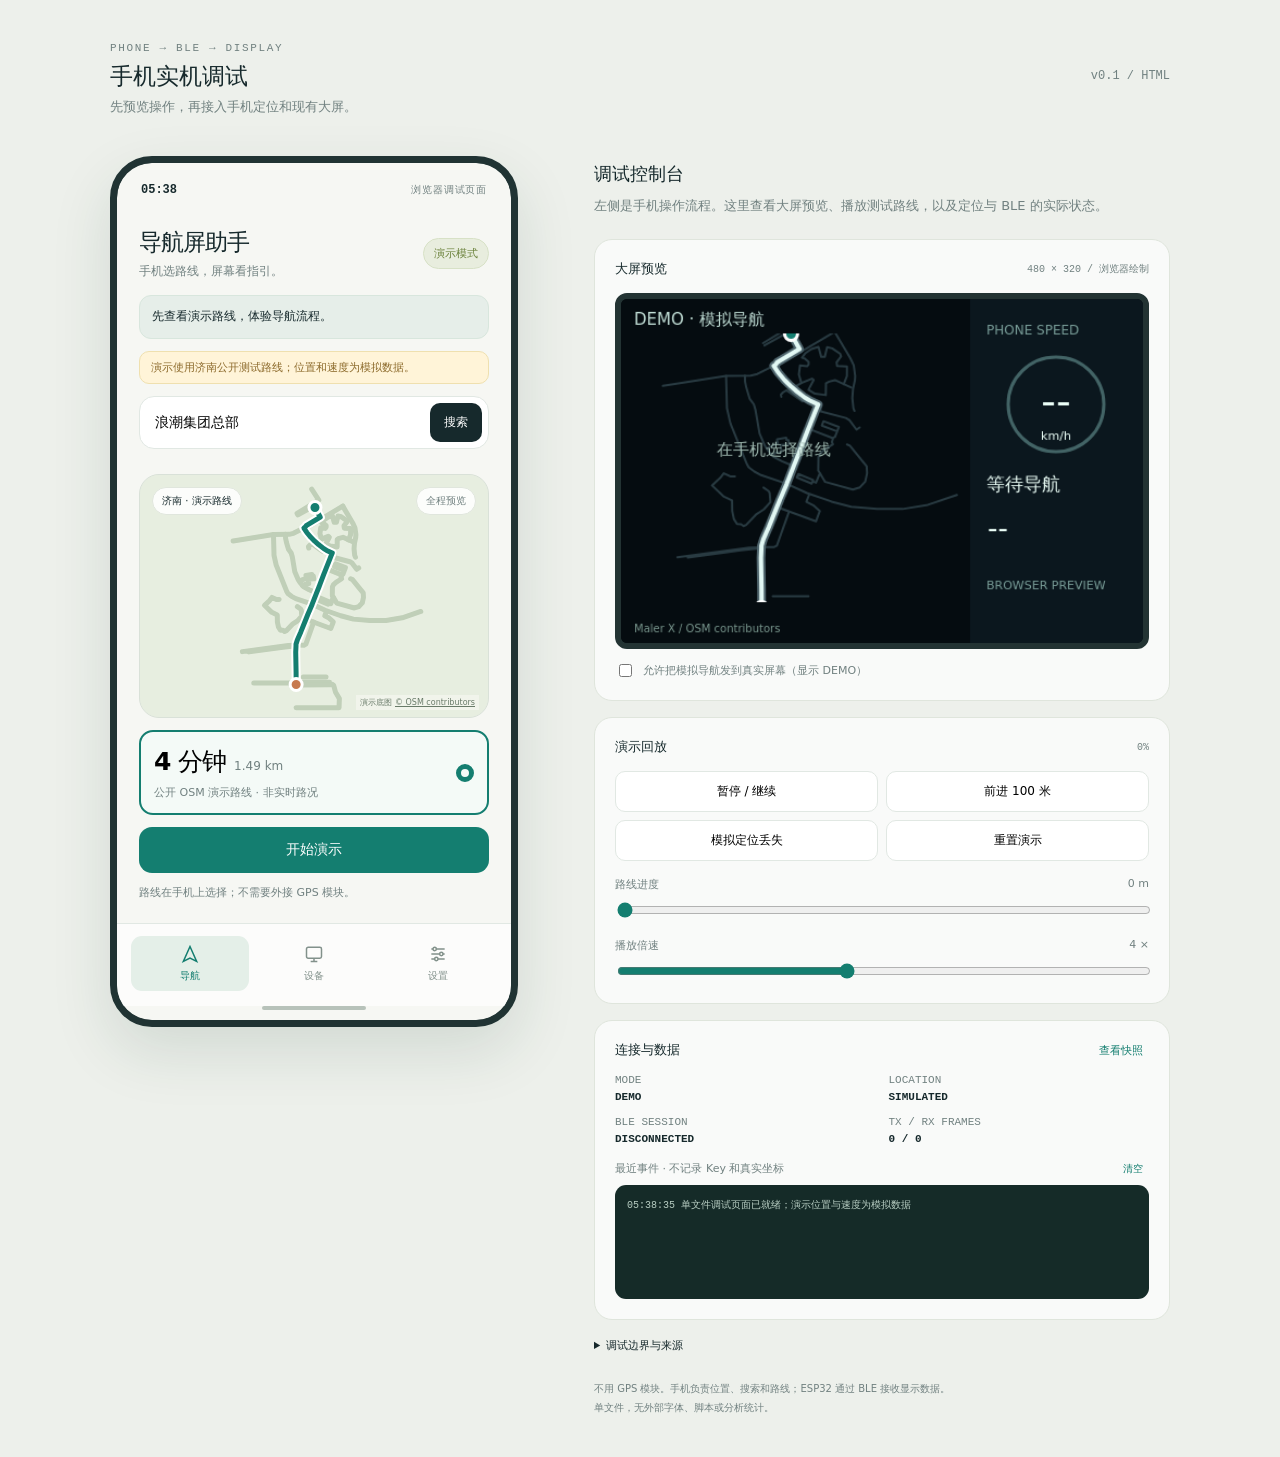
<file: output/previews/手机导航实机调试.html>
<!doctype html>
<html lang="zh-CN">
<head>
<meta charset="utf-8"><meta name="viewport" content="width=device-width,initial-scale=1,viewport-fit=cover">
<meta name="theme-color" content="#f6f7f3"><title>导航屏助手 · 手机实机调试</title>
<style>
:root{--ink:#16292c;--muted:#718180;--line:#e1e8e3;--paper:#f6f7f3;--accent:#147e70;--lime:#dceea4;--warn:#94612c;--danger:#af4740;--mono:Consolas,monospace;font-family:system-ui,"Microsoft YaHei",sans-serif;color:var(--ink);background:#edf0eb;font-synthesis:none}*{box-sizing:border-box}body{margin:0}button,input,select{font:inherit}button{cursor:pointer;border:0}button:disabled{cursor:not-allowed;opacity:.45}button:focus-visible,input:focus-visible{outline:3px solid #86beaa;outline-offset:3px}a{color:var(--accent)}.layout{max-width:1120px;margin:auto;padding:36px 30px;display:grid;grid-template-columns:430px minmax(0,1fr);gap:54px;align-items:start}.intro{grid-column:1/-1;display:flex;justify-content:space-between;align-items:center;margin-bottom:-14px}.intro small{letter-spacing:.15em;font:11px var(--mono);color:var(--muted)}.intro h1{font-size:23px;font-weight:550;margin:6px 0}.intro p{color:var(--muted);font-size:13px;margin:0}.version{font:12px var(--mono);color:var(--muted)}.phone{width:408px;max-width:100%;background:#203333;border:7px solid #203333;border-radius:42px;box-shadow:0 24px 60px #173c3020;overflow:hidden}.phone-inner{background:var(--paper);border-radius:34px;min-height:780px;position:relative;display:flex;flex-direction:column}.statusbar{display:flex;justify-content:space-between;align-items:center;padding:14px 24px 0;height:40px;font:12px var(--mono);font-weight:bold}.statusbar span:last-child{font:10px var(--mono);font-weight:normal;letter-spacing:.08em;color:var(--muted)}.app-header{padding:24px 22px 12px;display:flex;justify-content:space-between;align-items:center}.brand h2{font-size:23px;letter-spacing:-.04em;margin:0 0 5px}.brand p{font-size:12px;color:var(--muted);margin:0}.mode-badge{font-size:11px;font-weight:650;background:#e8edde;color:#698039;border:1px solid #d7e1c6;padding:7px 10px;border-radius:30px}.mode-badge.real{background:#e0efeb;border-color:#beded5;color:var(--accent)}.toast{margin:3px 22px 12px;background:#e6eee9;border:1px solid #d8e6dd;border-radius:12px;padding:11px 12px;font-size:12px;line-height:1.6;min-height:44px;overflow-wrap:anywhere}.toast.error{background:#fbedea;border-color:#f3d4ca;color:var(--danger)}.screen{display:none;padding:0 22px 20px}.screen.active{display:block}.eyebrow{font:11px var(--mono);letter-spacing:.08em;color:var(--muted);margin:20px 0 8px}.searchbox{display:flex;align-items:center;border:1px solid var(--line);border-radius:15px;background:white;padding:6px}.searchbox input{border:0;outline:0;min-width:0;width:100%;background:transparent;padding:10px 9px;font-size:14px}.searchbox button{padding:11px 14px;border-radius:10px;background:var(--ink);color:white;font-size:12px;flex-shrink:0}.place-list{margin-top:8px;display:grid;gap:6px}.place-btn{background:white;border:1px solid var(--line);border-radius:12px;text-align:left;padding:13px;width:100%;font-size:13px}.place-btn strong{display:block;font-size:14px;margin-bottom:4px}.place-btn small{color:var(--muted);font-size:11px}.map-card{position:relative;background:#e6ece2;border:1px solid #d9e1d8;border-radius:20px;overflow:hidden;margin:17px 0 12px;height:244px}.map-card canvas{width:100%;height:100%;display:block}.map-label{position:absolute;left:12px;top:12px;font-size:10px;background:#ffffffe0;border:1px solid #e0e6dd;border-radius:30px;padding:6px 9px;pointer-events:none}.map-label.right{left:auto;right:12px;color:var(--muted)}.map-attribution{position:absolute;bottom:7px;right:9px;font-size:8px;color:#697b69;background:#f5f7f0b3;padding:2px 4px}.map-attribution a{color:inherit}.route-option{background:white;border:1px solid var(--line);border-radius:14px;padding:14px;margin-top:8px;display:flex;align-items:center;justify-content:space-between;gap:10px;cursor:pointer}.route-option.selected{border:2px solid var(--accent);padding:13px;background:#f4faf7}.route-main{display:flex;align-items:baseline;gap:8px}.route-main strong{font-size:25px;letter-spacing:-.04em}.route-main span{font-size:12px;color:var(--muted)}.route-option p{font-size:11px;color:var(--muted);margin:7px 0 0}.route-radio{width:18px;height:18px;border:1px solid #b8c8c1;border-radius:50%;flex-shrink:0}.selected .route-radio{border:5px solid var(--accent)}.primary,.secondary{border-radius:13px;width:100%;padding:14px;font-size:14px;font-weight:650;margin-top:12px}.primary{background:var(--accent);color:white}.secondary{border:1px solid var(--line);background:white;color:var(--ink)}.primary.dark{background:var(--ink)}.secondary.danger{color:var(--danger)}.hint{font-size:11px;color:var(--muted);line-height:1.7;margin:11px 0 0}.metrics{display:grid;grid-template-columns:repeat(3,1fr);padding:13px 0 4px}.metric:not(:first-child){border-left:1px solid var(--line);padding-left:15px}.metric strong{display:block;font-size:20px;font-weight:600}.metric small{font-size:10px;color:var(--muted)}.turn-card{display:flex;gap:13px;align-items:center;background:var(--ink);color:white;padding:16px;border-radius:16px;margin-top:13px}.turn-icon{font-size:39px;line-height:1;font-family:Arial,sans-serif;width:42px;text-align:center}.turn-card strong{display:block;font-size:25px;letter-spacing:-.04em}.turn-card p{font-size:11px;margin:6px 0 0;color:#c0d3ce}.device-card{background:white;border:1px solid var(--line);border-radius:18px;padding:20px}.device-graphic{width:100px;height:70px;border:7px solid #223435;border-radius:10px;background:#070e11;color:#d4e8e5;display:grid;place-items:center;margin:8px auto 18px;font:12px var(--mono)}.device-title{text-align:center;font-weight:650;font-size:17px}.pill-row{display:flex;justify-content:center;gap:7px;margin:12px 0}.pill{font:10px var(--mono);background:#edf1ed;color:var(--muted);padding:6px 9px;border-radius:30px}.pill.ok{color:var(--accent);background:#e1f0e8}.list{margin-top:14px}.list-row{display:flex;justify-content:space-between;border-bottom:1px solid var(--line);padding:14px 0;font-size:12px;gap:12px}.list-row span:last-child{color:var(--muted);text-align:right;max-width:70%;overflow-wrap:anywhere}.field label{display:block;font-size:12px;font-weight:600;margin:20px 0 9px}.field input{border:1px solid var(--line);background:white;padding:13px;border-radius:12px;width:100%;font-size:12px}.segmented{display:grid;grid-template-columns:1fr 1fr;gap:4px;padding:4px;border:1px solid var(--line);background:#e8ece5;border-radius:13px}.segmented button{padding:11px 6px;background:transparent;border-radius:9px;font-size:12px}.segmented .selected{background:white;box-shadow:0 1px 4px #18282010;color:var(--accent);font-weight:650}.bottomnav{margin-top:auto;border-top:1px solid var(--line);background:#ffffffb3;padding:12px 14px 15px;display:grid;grid-template-columns:1fr 1fr 1fr;gap:6px}.bottomnav button{display:flex;flex-direction:column;align-items:center;gap:5px;font-size:10px;color:#82918b;background:transparent;border-radius:11px;padding:8px}.bottomnav .active{color:var(--accent);background:#e4efe8}.bottomnav svg{width:20px;height:20px;stroke:currentColor;fill:none;stroke-width:1.8}.home-line{width:104px;height:4px;background:#b7c2ba;margin:0 auto 10px;border-radius:4px}.inspector{padding-top:6px}.inspector h3{font-size:18px;font-weight:550;margin:0 0 8px}.inspector>p{font-size:13px;line-height:1.8;color:var(--muted);margin:0 0 22px}.panel{background:#ffffffb0;border:1px solid #dfe5dc;border-radius:18px;padding:20px;margin-bottom:16px}.panel-title{display:flex;justify-content:space-between;align-items:center;font-size:13px;font-weight:650;margin-bottom:15px}.panel-title small{font:10px var(--mono);color:var(--muted);font-weight:normal}.preview{background:#050b0f;aspect-ratio:1.5;border:6px solid #233333;border-radius:12px;overflow:hidden}.preview canvas{width:100%;height:100%;display:block}.controls{display:grid;grid-template-columns:1fr 1fr;gap:8px}.controls button{background:white;border:1px solid var(--line);padding:11px 8px;border-radius:10px;font-size:12px}.controls button:hover{border-color:var(--accent)}.range-label{display:flex;justify-content:space-between;font-size:11px;color:var(--muted);margin:16px 0 8px}input[type=range]{width:100%;accent-color:var(--accent)}.toggle{display:flex;align-items:center;gap:8px;font-size:11px;color:var(--muted);line-height:1.6;margin-top:12px}.debug-grid{display:grid;grid-template-columns:1fr 1fr;gap:13px;font:11px var(--mono)}.debug-grid span{color:var(--muted);display:block;margin-bottom:5px}.debug-grid strong{font-weight:550;color:var(--ink)}.log{font:10px/1.8 var(--mono);height:114px;overflow:auto;background:#152b28;color:#b9cfc4;border-radius:11px;padding:12px;white-space:pre-wrap;overflow-wrap:anywhere}.support{font-size:11px;color:var(--muted);line-height:1.9}.support summary{cursor:pointer;color:var(--ink);font-weight:600}.support ol{padding-left:20px}.footer{font-size:10px;color:var(--muted);line-height:1.9;margin-top:22px}.hidden{display:none!important}.mini-code{font:11px var(--mono);background:#edf1eb;padding:9px;border-radius:7px;overflow-wrap:anywhere}dialog{border:1px solid var(--line);border-radius:18px;max-width:90vw;width:460px;padding:24px;background:var(--paper);color:var(--ink)}dialog::backdrop{background:#10292480}dialog h3{margin-top:0}dialog textarea{width:100%;height:270px;font:11px var(--mono);border:1px solid var(--line);padding:10px;border-radius:10px}.sim-warning{background:#fff4d8;border:1px solid #efe0af;padding:8px 11px;border-radius:10px;font-size:11px;color:#8c6a2b;margin-bottom:12px}.browser-warning{color:var(--warn)}
@media(max-width:920px){.layout{grid-template-columns:minmax(320px,408px) minmax(250px,1fr);gap:25px;padding:25px 20px}.intro{margin-bottom:0}.inspector{min-width:0}}
@media(max-width:720px){body{background:var(--paper)}.layout{display:block;padding:0}.intro{padding:20px 20px 14px}.intro h1{font-size:18px}.intro p{display:none}.phone{border:0;border-radius:0;width:100%;box-shadow:none}.phone-inner{border-radius:0;min-height:730px}.statusbar{display:none}.app-header{padding-top:12px}.home-line{display:none}.inspector{padding:25px 22px;border-top:1px solid var(--line)}.preview{max-width:480px;margin:auto}.version{font-size:10px}.map-card{height:260px}}
</style>
</head>
<body>
<main class="layout">
<header class="intro"><div><small>PHONE → BLE → DISPLAY</small><h1>手机实机调试</h1><p>先预览操作，再接入手机定位和现有大屏。</p></div><span class="version">v0.1 / HTML</span></header>
<div class="phone"><div class="phone-inner">
<div class="statusbar"><span id="clock">09:41</span><span>浏览器调试页面</span></div>
<header class="app-header"><div class="brand"><h2>导航屏助手</h2><p>手机选路线，屏幕看指引。</p></div><span class="mode-badge" id="modeBadge">演示模式</span></header>
<div class="toast" id="toast" role="status" aria-live="polite">先查看演示路线，体验导航流程。</div>
<section class="screen active" id="screen-nav" aria-label="导航">
<div class="sim-warning" id="simWarning">演示使用济南公开测试路线；位置和速度为模拟数据。</div>
<div class="searchbox"><input id="destination" aria-label="目的地" value="浪潮集团总部" placeholder="搜索目的地，例如洛阳应天门"><button id="search">搜索</button></div>
<div class="place-list" id="places"></div>
<div class="map-card"><canvas id="phoneMap" aria-label="路线与当前位置预览"></canvas><span class="map-label" id="mapLabel">济南 · 演示路线</span><span class="map-label right" id="mapMode">全程预览</span><div class="map-attribution">演示底图 <a href="https://www.openstreetmap.org/copyright" target="_blank" rel="noopener">© OSM contributors</a></div></div>
<div id="routeOptions"></div>
<div id="navigation" class="hidden"><div class="turn-card"><span class="turn-icon" id="turnIcon">↑</span><div><strong id="turnDistance">-- m</strong><p id="instruction">等待路线</p></div></div><div class="metrics"><div class="metric"><strong id="remaining">--</strong><small>剩余公里</small></div><div class="metric"><strong id="duration">--</strong><small>预计分钟</small></div><div class="metric"><strong id="speed">--</strong><small>当前 km/h</small></div></div></div>
<button class="primary" id="start">查看演示路线</button><button class="secondary danger hidden" id="stop">结束导航</button>
<p class="hint" id="navHint">路线在手机上选择；不需要外接 GPS 模块。</p>
</section>
<section class="screen" id="screen-device" aria-label="设备">
<div class="device-card"><div class="device-graphic">↱ &nbsp; 120 m</div><div class="device-title" id="deviceName">MOTO GPS TFT</div><div class="pill-row"><span class="pill">ESP32-S3</span><span class="pill">480 × 320</span><span class="pill" id="devicePill">未连接</span></div><button class="primary dark" id="connect">连接真实蓝牙大屏</button><button class="secondary hidden" id="disconnect">断开连接</button><p class="hint">需要烧录本项目的 phone_ble_nav 固件，并在浏览器设备选择框中选择屏幕。</p></div>
<div class="list"><div class="list-row"><span>蓝牙链路</span><span id="blePhysical">未连接</span></div><div class="list-row"><span>导航协议</span><span id="bleProtocol">等待握手</span></div><div class="list-row"><span>定位来源</span><span id="fixSource">演示数据</span></div><div class="list-row"><span>浏览器环境</span><span id="browserSupport">检查中</span></div></div>
<p class="hint browser-warning" id="bleHelp"></p>
</section>
<section class="screen" id="screen-settings" aria-label="设置">
<p class="eyebrow">工作模式</p><div class="segmented"><button class="selected" id="demoMode">演示模式</button><button id="realMode">真实连接模式</button></div>
<p class="hint">切换模式会结束当前导航并清除旧路线。演示与真实数据不会混用。</p>
<div class="field"><label for="gateway">导航网关根地址</label><input id="gateway" type="url" placeholder="https://你的网关地址/"><p class="hint">高德 Key 留在网关，不填到这里。测试本地网关时可用 http://127.0.0.1:8787/。</p></div>
<button class="secondary" id="testGateway">保存并测试网关</button>
<div class="list-row"><span>网关状态</span><span id="gatewayState">未配置</span></div>
<button class="primary" id="locate">请求浏览器真实定位</button>
<p class="hint">真实模式需要定位权限和精确位置。网页只用于前台调试；锁屏持续导航请使用安卓 APK。</p>
<details class="support" style="margin-top:18px"><summary>红米手机打开方式</summary><ol><li>使用 Chrome 浏览器；先用演示模式检查界面。</li><li>BLE 和定位需要安全来源：可信 HTTPS，或通过 USB 调试转发后的 localhost。普通局域网 HTTP 适合界面预览。</li><li>真实网关还需允许当前页面来源的 CORS 请求；网页 HTTPS 与网关 HTTPS 保持一致。</li><li>屏幕固件、蓝牙权限、定位权限都准备好后，在设备页连接。</li></ol></details>
</section>
<nav class="bottomnav" aria-label="页面"><button class="active" data-tab="nav"><svg viewBox="0 0 24 24"><path d="m12 3-8 18 8-4 8 4-8-18Z"/></svg>导航</button><button data-tab="device"><svg viewBox="0 0 24 24"><rect x="3" y="4" width="18" height="13" rx="2"/><path d="M8 21h8M12 17v4"/></svg>设备</button><button data-tab="settings"><svg viewBox="0 0 24 24"><path d="M4 6h16M4 12h16M4 18h16"/><circle cx="8" cy="6" r="2" fill="var(--paper)"/><circle cx="16" cy="12" r="2" fill="var(--paper)"/><circle cx="10" cy="18" r="2" fill="var(--paper)"/></svg>设置</button></nav><div class="home-line"></div>
</div></div>
<aside class="inspector"><h3>调试控制台</h3><p>左侧是手机操作流程。这里查看大屏预览、播放测试路线，以及定位与 BLE 的实际状态。</p>
<div class="panel"><div class="panel-title">大屏预览 <small>480 × 320 / 浏览器绘制</small></div><div class="preview"><canvas id="displayMap" aria-label="大屏显示预览"></canvas></div><label class="toggle"><input type="checkbox" id="demoTransmit">允许把模拟导航发到真实屏幕（显示 DEMO）</label></div>
<div class="panel"><div class="panel-title">演示回放 <small id="progressLabel">0%</small></div><div class="controls"><button id="pause">暂停 / 继续</button><button id="step">前进 100 米</button><button id="dropFix">模拟定位丢失</button><button id="restart">重置演示</button></div><div class="range-label"><span>路线进度</span><span id="routeMeters">0 m</span></div><input id="progress" aria-label="演示路线进度" type="range" min="0" max="1000" value="0"><div class="range-label"><span>播放倍速</span><span id="playbackLabel">4 ×</span></div><input id="playback" aria-label="演示回放倍速" type="range" min="1" max="8" value="4"></div>
<div class="panel"><div class="panel-title">连接与数据 <button id="snapshot" style="background:transparent;color:var(--accent);font-size:11px">查看快照</button></div><div class="debug-grid"><div><span>MODE</span><strong id="debugMode">DEMO</strong></div><div><span>LOCATION</span><strong id="debugFix">SIMULATED</strong></div><div><span>BLE SESSION</span><strong id="debugSession">DISCONNECTED</strong></div><div><span>TX / RX FRAMES</span><strong id="debugFrames">0 / 0</strong></div></div><div class="range-label"><span>最近事件 · 不记录 Key 和真实坐标</span><button id="clearLog" style="background:none;color:var(--accent);font-size:10px">清空</button></div><div class="log" id="log" aria-live="off"></div></div>
<details class="support"><summary>调试边界与来源</summary><p>这是可交互 HTML 调试工具，不能替代安卓 App 的锁屏、通知和后台服务测试。真实蓝牙未连接时，大屏区域只是浏览器预览。</p><p>真实路线使用自建网关的高德驾车接口，尚未适配电动车骑行规则。演示路线及附近道路来自原项目的公开济南 OSM 测试夹具。</p><p>协议与导航行为参考 <a href="https://github.com/mx3353672833-debug/moto-gps-waveshare" target="_blank" rel="noopener">Maler X / moto-gps-waveshare</a>；原项目资料按 PolyForm Noncommercial 1.0.0 使用。地图数据 © OpenStreetMap contributors，ODbL。</p></details>
<div class="footer">不用 GPS 模块。手机负责位置、搜索和路线；ESP32 通过 BLE 接收显示数据。<br>单文件，无外部字体、脚本或分析统计。</div>
</aside>
</main>
<dialog id="snapshotDialog"><h3>当前显示快照</h3><p class="hint">包含当前定位与路线状态，仅在本地展示。分享前删除真实位置。</p><textarea id="snapshotText" readonly aria-label="导航快照 JSON"></textarea><button class="secondary" id="closeDialog">关闭</button></dialog>
<script id="nav-core">
'use strict';
class Bytes {constructor(){this.a=[]}u8(v){this.a.push(v&255);return this}u16(v){return this.u8(v).u8(v>>>8)}u32(v){return this.u16(v).u16(v>>>16)}text(s,max){const t=new TextEncoder();let a=[];for(const c of s){const b=[...t.encode(c)];if(a.length+b.length>max)break;a.push(...b)}this.u8(a.length);this.a.push(...a);return this}varint(v){let x=((v<<1)^(v>>31))>>>0;while(x>=128){this.u8(x|128);x>>>=7}return this.u8(x)}bytes(){return Uint8Array.from(this.a)}}
const Core={
 crc(a,n=a.length){let c=65535;for(let i=0;i<n;i++){c^=a[i]<<8;for(let j=0;j<8;j++)c=((c&32768)?c<<1^0x1021:c<<1)&65535}return c},
 frames(type,seq,p,budget=20,flags=0){if(!seq||p.length<1||p.length>4096||budget<13||budget>512||(flags&~12))throw Error('帧参数无效');const out=[];for(let o=0;o<p.length;){const n=Math.min(budget-12,p.length-o),w=new Bytes().u8(183).u8(1).u8(type).u8(flags|(o===0?1:0)|(o+n===p.length?2:0)).u16(seq).u16(o).u16(p.length);w.a.push(...p.slice(o,o+n));w.u16(this.crc(w.bytes()));out.push(w.bytes());o+=n}return out},
 connection(state,id,budget=20,caps=87,interval=1000){return new Bytes().u8(1).u8(1).u8(state).u8(1).u8(1).u32(caps).u32(id).u16(budget).u16(interval).bytes()},
 heartbeat(id,elapsed){return new Bytes().u8(1).u32(id).u32(elapsed).u16(0).bytes()},
 ack(seq,status,id){return new Bytes().u8(1).u16(seq).u8(status).u16(id).bytes()},
 token(s){let h=2166136261;for(const b of new TextEncoder().encode(s))h=Math.imul(h^b,16777619)>>>0;return h||1},
 snapshot(s){return new Bytes().u8(1).u8(s.state).u8(s.network).u8(s.page||0).u8(s.maneuver).u8(s.traffic||0).u16(s.flags).u32(s.token).u32(s.generation).u32(s.maneuverId).u32(s.turnDistance).u32(s.remaining).u32(s.duration).u32(s.progress).u32(s.total).u16(s.speed).u16(0).u16(s.heading).u16(s.accuracy).u16(s.cross).u8(s.exit||0).text(s.road||'',63).text(s.instruction||'',95).bytes()},
 geometry(token,gen,origin,pts){if(!pts.length||pts.length>24)throw Error('路线点数无效');const w=new Bytes().u8(1).u8(2).u32(token).u32(gen).u16(0).u16(1).u16(0).u16(pts.length).u32(Math.round(origin[1]*1e6)).u32(Math.round(origin[0]*1e6)).u8(pts.length);let a=0,b=0;pts.forEach((p,i)=>{const lat=Math.round(p[1]*1e6),lon=Math.round(p[0]*1e6);if(!i)w.u32(lat).u32(lon);else w.varint(lat-a).varint(lon-b);a=lat;b=lon});return w.bytes()},
 distance(a,b){return Math.hypot((b[1]-a[1])*111195,(b[0]-a[0])*111195*Math.cos((a[1]+b[1])*Math.PI/360))},
 heading(a,b){return (Math.atan2((b[0]-a[0])*Math.cos(a[1]*Math.PI/180),b[1]-a[1])*180/Math.PI+360)%360},
 gcj(lon,lat){if(lon<72.004||lon>137.8347||lat<.8293||lat>55.8271)return [lon,lat];let x=lon-105,y=lat-35,a=-100+2*x+3*y+.2*y*y+.1*x*y+.2*Math.sqrt(Math.abs(x)),b=300+x+2*y+.1*x*x+.1*x*y+.1*Math.sqrt(Math.abs(x));a+=(20*Math.sin(6*x*Math.PI)+20*Math.sin(2*x*Math.PI))*2/3+(20*Math.sin(y*Math.PI)+40*Math.sin(y/3*Math.PI))*2/3+(160*Math.sin(y/12*Math.PI)+320*Math.sin(y*Math.PI/30))*2/3;b+=(20*Math.sin(6*x*Math.PI)+20*Math.sin(2*x*Math.PI))*2/3+(20*Math.sin(x*Math.PI)+40*Math.sin(x/3*Math.PI))*2/3+(150*Math.sin(x/12*Math.PI)+300*Math.sin(x/30*Math.PI))*2/3;const r=lat*Math.PI/180,m=1-.00669342162296594323*Math.sin(r)**2,q=Math.sqrt(m);return [lon+b*180/(6378245/q*Math.cos(r)*Math.PI),lat+a*180/(6378245*(1-.00669342162296594323)/(m*q)*Math.PI)]},
 point(p){const a=p.longitude_deg,b=p.latitude_deg;if(!Number.isFinite(a)||!Number.isFinite(b)||Math.abs(a)>180||Math.abs(b)>90)throw Error('坐标异常');return [a,b]},
 types:['unknown','continue','slight_left','left','sharp_left','u_turn_left','slight_right','right','sharp_right','u_turn_right','roundabout','exit','arrive']
};
class Reassembler{constructor(){this.reset()}reset(){this.active=null;this.last=0}push(b,now){const v=new DataView(b.buffer,b.byteOffset,b.byteLength);if(b.length<13||b.length>512||b[0]!==183||b[1]!==1||Core.crc(b,b.length-2)!==v.getUint16(b.length-2,true))throw Error('帧头或 CRC 错误');const t=b[2],f=b[3],s=v.getUint16(4,true),o=v.getUint16(6,true),n=v.getUint16(8,true),data=b.slice(10,-2);if((f&~15)||!s||n<1||n>4096||o+data.length>n||!!(f&1)!==(o===0)||!!(f&2)!==(o+data.length===n))throw Error('分片边界错误');if(this.active&&now-this.active.at>=1000)this.active=null;if(s===this.last)return null;const newer=(a,b)=>((a-b)&65535)>0&&((a-b)&65535)<32768;if(!o){if(this.last&&!newer(s,this.last))throw Error('旧序号');if(this.active){if(this.active.s===s){if(this.active.t===t&&this.active.f===(f&12)&&this.active.n===n&&data.every((v,i)=>this.active.data[i]===v))return null;throw Error('冲突分片')}if(!newer(s,this.active.s))throw Error('旧开始帧')}this.active={s,t,f:f&12,n,data:[],at:now}}const a=this.active;if(!a||a.s!==s||a.t!==t||a.n!==n||a.f!==(f&12))throw Error('消息分片缺失');if(o<a.data.length){if(o+data.length<=a.data.length&&data.every((v,i)=>a.data[o+i]===v))return null;throw Error('重复分片冲突')}if(o!==a.data.length)throw Error('消息分片缺口');a.data.push(...data);a.at=now;if(!(f&2))return null;this.active=null;this.last=s;if(a.data[0]!==1)throw Error('消息版本错误');return {type:t,seq:s,flags:a.f,payload:Uint8Array.from(a.data)}}}
class RouteModel{constructor(r){if(!['amap','osm-demo'].includes(r.provider)||r.coordinate_system!=='GCJ-02'||!Array.isArray(r.polyline)||r.polyline.length<2||r.polyline.length>8192||!Number.isFinite(r.total_distance_m)||r.total_distance_m<=0||!Number.isFinite(r.total_duration_s))throw Error('路线格式或坐标系无效');this.r=r;this.p=r.polyline.map(Core.point);this.c=[0];for(let i=1;i<this.p.length;i++)this.c.push(this.c[i-1]+Core.distance(this.p[i-1],this.p[i]));if(this.c.at(-1)<1)throw Error('路线无有效长度');this.total=r.total_distance_m;this.duration=r.total_duration_s;this.token=Core.token(r.route_id);this.progress=0;this.tracked=false;this.previousFix=0;this.arrival=0}pose(along){along=Math.max(0,Math.min(this.c.at(-1),along));let i=1;while(i<this.p.length-1&&this.c[i]<along)i++;const t=(along-this.c[i-1])/Math.max(.01,this.c[i]-this.c[i-1]);return {pos:[this.p[i-1][0]+(this.p[i][0]-this.p[i-1][0])*t,this.p[i-1][1]+(this.p[i][1]-this.p[i-1][1])*t],heading:Core.heading(this.p[i-1],this.p[i]),index:i-1}}match(pos,speed,stamp){let best={offset:Infinity,at:0};const budget=Math.max(45,speed*Math.min(15,Math.max(1,(stamp-this.previousFix)/1000))*3+20),scale=111320*Math.cos(pos[1]*Math.PI/180);for(let i=1;i<this.p.length;i++){const a=[(this.p[i-1][0]-pos[0])*scale,(this.p[i-1][1]-pos[1])*111320],d=[(this.p[i][0]-this.p[i-1][0])*scale,(this.p[i][1]-this.p[i-1][1])*111320],f=Math.max(0,Math.min(1,-(a[0]*d[0]+a[1]*d[1])/Math.max(.01,d[0]**2+d[1]**2))),at=this.c[i-1]+f*(this.c[i]-this.c[i-1]),offset=Math.hypot(a[0]+f*d[0],a[1]+f*d[1]);if(this.tracked&&(at<this.progress-25||at>this.progress+budget))continue;if(offset<best.offset)best={offset,at}}const off=best.offset>45;if(!off){this.progress=best.at;this.tracked=true}return {off,offset:best.offset}}snapshot(fix,{demo=false,page=0,network=0,generation=0,rerouting=false}={}){const fresh=fix&&fix.valid&&Date.now()-fix.at<15000&&fix.accuracy<=50,speed=fresh?fix.speed||0:0;let off=false,cross=0;if(fresh&&!demo){const m=this.match(fix.gcj,speed,fix.at);off=m.off;cross=m.offset;if(fix.at!==this.previousFix){this.arrival=!off&&this.c.at(-1)-this.progress<40&&Core.distance(fix.gcj,this.p.at(-1))<25?this.arrival+1:0;this.previousFix=fix.at}}const along=this.progress/this.c.at(-1)*this.total,turn=(this.r.maneuvers||[]).find(m=>m.route_offset_m>=along-3)||(this.r.maneuvers||[]).at(-1),pose=this.pose(this.progress);return {state:demo&&this.progress>=this.c.at(-1)||this.arrival>=3?5:rerouting?4:3,network,page,maneuver:turn?Math.max(0,Core.types.indexOf(turn.type)):0,flags:1|(fresh?2:4)|(off?8:0)|(turn?16:0),token:this.token,generation,maneuverId:turn?.id||0,turnDistance:Math.max(0,Math.round((turn?.route_offset_m||along)-along)),remaining:Math.max(0,Math.round(this.total-along)),duration:Math.round(this.duration*(1-along/this.total)),progress:Math.round(along),total:Math.round(this.total),speed:Math.round(speed*36),heading:Math.round((fresh&&Number.isFinite(fix.heading)&&speed>=1.4?fix.heading:pose.heading)*100)%36000,accuracy:fresh?Math.min(65535,Math.round(fix.accuracy*10)):0,cross:Math.min(65535,Math.round(cross*10)),road:(demo?'DEMO · ':'')+(turn?.road_name||''),instruction:(demo?'DEMO · ':'')+(turn?.instruction||'等待指引'),exit:turn?.roundabout_exit||0}}window(){let i=1;while(i<this.p.length-1&&this.c[i]<this.progress)i++;const from=Math.max(0,i-2);let to=i;while(to<this.p.length-1&&this.c[to]<this.progress+600)to++;const n=Math.min(24,to-from+1);return Array.from({length:n},(_,j)=>this.p[from+Math.round(j*(to-from)/Math.max(1,n-1))])}}
globalThis.NavCore={Bytes,Core,Reassembler,RouteModel};
</script>
<script id="nav-app">
'use strict';
const FIXTURE={
  "schema_version": 1,
  "fixture_id": "osm-jinan-big-data-d-to-inspur-v2",
  "route_id": "demo-jinan-big-data-d-to-inspur-v2",
  "display_name": "山东省大数据产业基地D栋 → 浪潮集团(总部)",
  "requested_origin_wgs84": [
    36.6748039,
    117.1224488
  ],
  "requested_destination_wgs84": [
    36.6624438,
    117.1205951
  ],
  "destination_poi_id": "B02130VXRE",
  "fallback_duration_s": 187,
  "road_context_revision": 3,
  "route_wgs84": [
    [
      36.6743309,
      117.1219266
    ],
    [
      36.6737036,
      117.1223594
    ],
    [
      36.6731529,
      117.1212204
    ],
    [
      36.6730626,
      117.121138
    ],
    [
      36.6730032,
      117.1210354
    ],
    [
      36.672717,
      117.1212676
    ],
    [
      36.6724025,
      117.1215946
    ],
    [
      36.672155,
      117.121905
    ],
    [
      36.6720308,
      117.1220838
    ],
    [
      36.6719384,
      117.1222155
    ],
    [
      36.6716737,
      117.1226384
    ],
    [
      36.6715623,
      117.1228715
    ],
    [
      36.6713895,
      117.1233231
    ],
    [
      36.6712722,
      117.1232567
    ],
    [
      36.6710017,
      117.1231233
    ],
    [
      36.6704194,
      117.1228356
    ],
    [
      36.670384,
      117.1228181
    ],
    [
      36.6701137,
      117.1226853
    ],
    [
      36.6700719,
      117.1226653
    ],
    [
      36.6693688,
      117.1223286
    ],
    [
      36.6692268,
      117.1222655
    ],
    [
      36.6688176,
      117.1220587
    ],
    [
      36.6680844,
      117.1217042
    ],
    [
      36.6680681,
      117.1216972
    ],
    [
      36.6674164,
      117.1213496
    ],
    [
      36.6671116,
      117.1211971
    ],
    [
      36.6662939,
      117.1207878
    ],
    [
      36.6657769,
      117.1205047
    ],
    [
      36.6654951,
      117.1203986
    ],
    [
      36.6653932,
      117.1203991
    ],
    [
      36.6649895,
      117.1203759
    ],
    [
      36.6646713,
      117.1203831
    ],
    [
      36.6636719,
      117.1204061
    ],
    [
      36.6629987,
      117.1204098
    ],
    [
      36.6628981,
      117.1204105
    ]
  ],
  "maneuvers": [
    {
      "id": 1,
      "type": "continue",
      "route_point_index": 0,
      "road_name": "园区道路",
      "instruction": "沿园区道路驶向新泺大街"
    },
    {
      "id": 2,
      "type": "right",
      "route_point_index": 1,
      "road_name": "新泺大街",
      "instruction": "右转进入新泺大街"
    },
    {
      "id": 3,
      "type": "left",
      "route_point_index": 4,
      "road_name": "崇华路",
      "instruction": "左转进入崇华路"
    },
    {
      "id": 4,
      "type": "right",
      "route_point_index": 12,
      "road_name": "浪潮路",
      "instruction": "右转进入浪潮路"
    },
    {
      "id": 5,
      "type": "arrive",
      "route_point_index": 34,
      "road_name": "浪潮集团(总部)",
      "instruction": "到达浪潮集团(总部)附近"
    }
  ],
  "route_source_ways": [
    {
      "osm_way_id": 1296826090,
      "name": "大数据产业基地园区道路"
    },
    {
      "osm_way_id": 1222956187,
      "name": "新泺大街"
    },
    {
      "osm_way_id": 562686625,
      "name": "新泺大街连接段"
    },
    {
      "osm_way_id": 562686626,
      "name": "崇华路"
    },
    {
      "osm_way_id": 790389631,
      "name": "浪潮路北段"
    },
    {
      "osm_way_id": 136622031,
      "name": "浪潮路南段"
    }
  ],
  "road_context": [
    {
      "name": "大数据产业基地园区道路",
      "osm_way_id": 1296826090,
      "osm_way_version": 1,
      "osm_way_timestamp": "2024-06-28T09:13:35Z",
      "highway": "service",
      "source_node_range": [
        0,
        5
      ],
      "source_point_count": 5,
      "simplification_tolerance_m": 2,
      "points_wgs84": [
        [
          36.6737036,
          117.1223594
        ],
        [
          36.6743309,
          117.1219266
        ],
        [
          36.6743825,
          117.1218515
        ],
        [
          36.6743825,
          117.1217281
        ],
        [
          36.6738514,
          117.1205563
        ]
      ]
    },
    {
      "name": "新泺大街北侧车道",
      "osm_way_id": 1222956211,
      "osm_way_version": 2,
      "osm_way_timestamp": "2025-01-01T03:25:32Z",
      "highway": "secondary",
      "source_node_range": [
        0,
        7
      ],
      "source_point_count": 7,
      "simplification_tolerance_m": 2,
      "points_wgs84": [
        [
          36.6730626,
          117.121138
        ],
        [
          36.6730678,
          117.1213507
        ],
        [
          36.6744211,
          117.1241682
        ]
      ]
    },
    {
      "name": "新泺大街西段双向车道",
      "osm_way_id": 136622039,
      "osm_way_version": 13,
      "osm_way_timestamp": "2021-08-17T12:18:00Z",
      "highway": "secondary",
      "source_node_range": [
        0,
        11
      ],
      "source_point_count": 11,
      "simplification_tolerance_m": 2,
      "points_wgs84": [
        [
          36.6730032,
          117.1210354
        ],
        [
          36.6726604,
          117.1201924
        ],
        [
          36.6725937,
          117.1198475
        ],
        [
          36.6725832,
          117.1185816
        ],
        [
          36.6721588,
          117.1153295
        ]
      ]
    },
    {
      "name": "舜华西路",
      "osm_way_id": 562686627,
      "osm_way_version": 10,
      "osm_way_timestamp": "2024-04-07T10:17:02Z",
      "highway": "secondary",
      "source_node_range": [
        0,
        15
      ],
      "source_point_count": 15,
      "simplification_tolerance_m": 2,
      "points_wgs84": [
        [
          36.6711261,
          117.12519
        ],
        [
          36.6712407,
          117.1251323
        ],
        [
          36.6716581,
          117.1250786
        ],
        [
          36.6720332,
          117.1251127
        ],
        [
          36.6724032,
          117.125212
        ],
        [
          36.6725831,
          117.1252262
        ],
        [
          36.6730263,
          117.1251511
        ],
        [
          36.673336,
          117.124966
        ],
        [
          36.6744211,
          117.1241682
        ]
      ]
    },
    {
      "name": "北段园区道路（OSM未命名）",
      "osm_way_id": 261478935,
      "osm_way_version": 4,
      "osm_way_timestamp": "2025-01-01T03:25:32Z",
      "highway": "service",
      "source_node_range": [
        0,
        26
      ],
      "source_point_count": 26,
      "simplification_tolerance_m": 3,
      "points_wgs84": [
        [
          36.6722855,
          117.1224569
        ],
        [
          36.6726427,
          117.1223274
        ],
        [
          36.673025,
          117.1223866
        ],
        [
          36.6729829,
          117.1227471
        ],
        [
          36.6730583,
          117.1228256
        ],
        [
          36.6731646,
          117.1228287
        ],
        [
          36.673313,
          117.1226223
        ],
        [
          36.6733407,
          117.1224821
        ],
        [
          36.6735371,
          117.1226736
        ],
        [
          36.673706,
          117.1229758
        ],
        [
          36.6737959,
          117.1233354
        ],
        [
          36.6733745,
          117.1234778
        ],
        [
          36.673382,
          117.1236623
        ],
        [
          36.6737828,
          117.1237791
        ],
        [
          36.6737322,
          117.1240429
        ],
        [
          36.6735037,
          117.1244539
        ],
        [
          36.6734007,
          117.1244982
        ],
        [
          36.6731512,
          117.1242672
        ],
        [
          36.6729963,
          117.124294
        ],
        [
          36.6729726,
          117.124801
        ],
        [
          36.6725832,
          117.1248001
        ],
        [
          36.6722393,
          117.1246349
        ]
      ]
    },
    {
      "name": "银荷大厦停车场",
      "osm_way_id": 261478934,
      "osm_way_version": 3,
      "osm_way_timestamp": "2025-01-01T03:25:32Z",
      "highway": "service",
      "source_node_range": [
        0,
        13
      ],
      "source_point_count": 13,
      "simplification_tolerance_m": 2,
      "points_wgs84": [
        [
          36.6721007,
          117.1250274
        ],
        [
          36.6724079,
          117.1241853
        ],
        [
          36.6723437,
          117.1238803
        ],
        [
          36.6722757,
          117.123722
        ],
        [
          36.6717827,
          117.1237139
        ],
        [
          36.671842,
          117.1231531
        ],
        [
          36.6720051,
          117.1228204
        ],
        [
          36.6724153,
          117.1230889
        ],
        [
          36.6724688,
          117.1230002
        ],
        [
          36.6722855,
          117.1224569
        ],
        [
          36.6721238,
          117.1221104
        ]
      ]
    },
    {
      "name": "D栋西北侧园区道路（OSM未命名）",
      "osm_way_id": 1339796791,
      "osm_way_version": 1,
      "osm_way_timestamp": "2024-12-03T10:11:34Z",
      "highway": "service",
      "source_node_range": [
        0,
        3
      ],
      "source_point_count": 3,
      "simplification_tolerance_m": 2,
      "points_wgs84": [
        [
          36.6755182,
          117.1216632
        ],
        [
          36.6748016,
          117.1222338
        ],
        [
          36.6739491,
          117.1204843
        ]
      ]
    },
    {
      "name": "西侧居住区道路（OSM未命名）",
      "osm_way_id": 188224840,
      "osm_way_version": 13,
      "osm_way_timestamp": "2022-11-19T15:33:58Z",
      "highway": "residential",
      "source_node_range": [
        0,
        23
      ],
      "source_point_count": 23,
      "simplification_tolerance_m": 2,
      "points_wgs84": [
        [
          36.6725832,
          117.1185816
        ],
        [
          36.6712362,
          117.1186266
        ],
        [
          36.6706022,
          117.1188031
        ],
        [
          36.6688804,
          117.1196652
        ],
        [
          36.6687671,
          117.1197469
        ],
        [
          36.6685911,
          117.1200374
        ],
        [
          36.6684451,
          117.1203823
        ],
        [
          36.6680844,
          117.1217042
        ]
      ]
    },
    {
      "name": "西侧园区环路（OSM未命名）",
      "osm_way_id": 910664044,
      "osm_way_version": 7,
      "osm_way_timestamp": "2024-12-03T22:34:33Z",
      "highway": "residential",
      "source_node_range": [
        0,
        34
      ],
      "source_point_count": 34,
      "simplification_tolerance_m": 2,
      "points_wgs84": [
        [
          36.6725971,
          117.1195505
        ],
        [
          36.6723406,
          117.1195581
        ],
        [
          36.6720836,
          117.1196249
        ],
        [
          36.6716369,
          117.1197916
        ],
        [
          36.6713921,
          117.1200103
        ],
        [
          36.6711689,
          117.1200933
        ],
        [
          36.6701755,
          117.1203036
        ],
        [
          36.669692,
          117.1205631
        ],
        [
          36.6694741,
          117.1207345
        ],
        [
          36.6692034,
          117.1210222
        ],
        [
          36.6690209,
          117.1214571
        ],
        [
          36.6688176,
          117.1220587
        ]
      ]
    },
    {
      "name": "北中段园区支路（OSM未命名）",
      "osm_way_id": 910896680,
      "osm_way_version": 2,
      "osm_way_timestamp": "2021-02-25T19:04:51Z",
      "highway": "service",
      "source_node_range": [
        0,
        14
      ],
      "source_point_count": 14,
      "simplification_tolerance_m": 2,
      "points_wgs84": [
        [
          36.6715215,
          117.1225083
        ],
        [
          36.6719843,
          117.1216916
        ],
        [
          36.6718992,
          117.1215134
        ],
        [
          36.6717979,
          117.1213988
        ],
        [
          36.6717119,
          117.1214261
        ]
      ]
    },
    {
      "name": "东侧园区道路（OSM未命名）",
      "osm_way_id": 915085979,
      "osm_way_version": 1,
      "osm_way_timestamp": "2021-03-09T15:33:14Z",
      "highway": "service",
      "source_node_range": [
        0,
        13
      ],
      "source_point_count": 13,
      "simplification_tolerance_m": 2,
      "points_wgs84": [
        [
          36.6713366,
          117.1234986
        ],
        [
          36.6712224,
          117.1234437
        ],
        [
          36.6711056,
          117.1234494
        ],
        [
          36.6708322,
          117.1247441
        ],
        [
          36.6707403,
          117.1249275
        ],
        [
          36.6703453,
          117.1252947
        ],
        [
          36.6704365,
          117.1254537
        ]
      ]
    },
    {
      "name": "中段园区环路（OSM未命名）",
      "osm_way_id": 914735347,
      "osm_way_version": 7,
      "osm_way_timestamp": "2024-06-19T05:33:48Z",
      "highway": "residential",
      "source_node_range": [
        0,
        42
      ],
      "source_point_count": 42,
      "simplification_tolerance_m": 3,
      "points_wgs84": [
        [
          36.670384,
          117.1228181
        ],
        [
          36.6699853,
          117.1240876
        ],
        [
          36.6698253,
          117.1240296
        ],
        [
          36.669731,
          117.1240816
        ],
        [
          36.6695111,
          117.1236502
        ],
        [
          36.6693506,
          117.1234225
        ],
        [
          36.6692058,
          117.1233348
        ],
        [
          36.6686391,
          117.1233258
        ],
        [
          36.6681615,
          117.1236831
        ],
        [
          36.6678444,
          117.1251045
        ],
        [
          36.6679384,
          117.1254653
        ],
        [
          36.6681753,
          117.1257416
        ],
        [
          36.6685235,
          117.1258374
        ],
        [
          36.6688197,
          117.1258169
        ],
        [
          36.6696749,
          117.1249496
        ],
        [
          36.669727,
          117.1248033
        ]
      ]
    },
    {
      "name": "中段东侧支路（OSM未命名）",
      "osm_way_id": 914735349,
      "osm_way_version": 7,
      "osm_way_timestamp": "2024-12-31T22:21:57Z",
      "highway": "service",
      "source_node_range": [
        0,
        13
      ],
      "source_point_count": 13,
      "simplification_tolerance_m": 2,
      "points_wgs84": [
        [
          36.6702731,
          117.1242969
        ],
        [
          36.6704539,
          117.1243822
        ],
        [
          36.6706929,
          117.1235949
        ],
        [
          36.6705122,
          117.1235096
        ],
        [
          36.6702731,
          117.1242969
        ],
        [
          36.6700362,
          117.1241838
        ],
        [
          36.6700167,
          117.1241062
        ]
      ]
    },
    {
      "name": "中段西侧园区道路（OSM未命名）",
      "osm_way_id": 977925493,
      "osm_way_version": 2,
      "osm_way_timestamp": "2024-12-31T22:21:57Z",
      "highway": "service",
      "source_node_range": [
        0,
        22
      ],
      "source_point_count": 22,
      "simplification_tolerance_m": 2,
      "points_wgs84": [
        [
          36.6692832,
          117.1209236
        ],
        [
          36.6693774,
          117.1211587
        ],
        [
          36.669415,
          117.121432
        ],
        [
          36.6696971,
          117.1213822
        ],
        [
          36.6697246,
          117.1218281
        ],
        [
          36.6699065,
          117.1217926
        ],
        [
          36.6698991,
          117.1216963
        ],
        [
          36.6700046,
          117.121674
        ],
        [
          36.6699359,
          117.1212013
        ],
        [
          36.6697611,
          117.1212489
        ],
        [
          36.669653,
          117.120889
        ],
        [
          36.6695657,
          117.1207202
        ]
      ]
    },
    {
      "name": "中南段东侧园区道路（OSM未命名）",
      "osm_way_id": 915078291,
      "osm_way_version": 2,
      "osm_way_timestamp": "2024-12-31T22:21:57Z",
      "highway": "service",
      "source_node_range": [
        0,
        9
      ],
      "source_point_count": 9,
      "simplification_tolerance_m": 2,
      "points_wgs84": [
        [
          36.6685062,
          117.1234253
        ],
        [
          36.668469,
          117.123378
        ],
        [
          36.6681285,
          117.1232086
        ],
        [
          36.6681822,
          117.1230365
        ],
        [
          36.6682394,
          117.1230643
        ],
        [
          36.6684911,
          117.1223021
        ],
        [
          36.6683468,
          117.1222208
        ],
        [
          36.6680912,
          117.1229896
        ],
        [
          36.6681822,
          117.1230365
        ]
      ]
    },
    {
      "name": "伯乐路",
      "osm_way_id": 790389632,
      "osm_way_version": 5,
      "osm_way_timestamp": "2026-07-14T15:25:59Z",
      "highway": "tertiary_link",
      "source_node_range": [
        0,
        15
      ],
      "source_point_count": 15,
      "simplification_tolerance_m": 2,
      "points_wgs84": [
        [
          36.6680844,
          117.1217042
        ],
        [
          36.667696,
          117.1227463
        ],
        [
          36.6673427,
          117.1240095
        ],
        [
          36.667125,
          117.125021
        ],
        [
          36.6670359,
          117.1263531
        ],
        [
          36.6670359,
          117.1276606
        ],
        [
          36.667214,
          117.1289681
        ],
        [
          36.6676244,
          117.1304609
        ]
      ]
    },
    {
      "name": "伯乐路南侧支路（OSM未命名）",
      "osm_way_id": 1270602750,
      "osm_way_version": 1,
      "osm_way_timestamp": "2024-04-07T10:27:19Z",
      "highway": "residential",
      "source_node_range": [
        0,
        8
      ],
      "source_point_count": 8,
      "simplification_tolerance_m": 2,
      "points_wgs84": [
        [
          36.6676092,
          117.1228462
        ],
        [
          36.667336,
          117.1227133
        ],
        [
          36.6671897,
          117.1230673
        ],
        [
          36.6669487,
          117.1234053
        ],
        [
          36.6665184,
          117.1232068
        ],
        [
          36.6671116,
          117.1211971
        ]
      ]
    },
    {
      "name": "南段西侧道路（OSM未命名）",
      "osm_way_id": 1270602752,
      "osm_way_version": 1,
      "osm_way_timestamp": "2024-04-07T10:27:19Z",
      "highway": "residential",
      "source_node_range": [
        0,
        9
      ],
      "source_point_count": 9,
      "simplification_tolerance_m": 2,
      "points_wgs84": [
        [
          36.666927,
          117.1218227
        ],
        [
          36.6655072,
          117.1211952
        ],
        [
          36.6654384,
          117.1210342
        ],
        [
          36.665447,
          117.1206265
        ],
        [
          36.6654951,
          117.1203986
        ]
      ]
    },
    {
      "name": "南段西侧园区环路（OSM未命名）",
      "osm_way_id": 910269741,
      "osm_way_version": 6,
      "osm_way_timestamp": "2021-02-25T14:07:53Z",
      "highway": "service",
      "source_node_range": [
        0,
        53
      ],
      "source_point_count": 53,
      "simplification_tolerance_m": 3,
      "points_wgs84": [
        [
          36.6683835,
          117.1190379
        ],
        [
          36.6683838,
          117.1188253
        ],
        [
          36.6685203,
          117.1184629
        ],
        [
          36.6683167,
          117.1182709
        ],
        [
          36.6680114,
          117.1178576
        ],
        [
          36.6675572,
          117.118449
        ],
        [
          36.6673869,
          117.1188894
        ],
        [
          36.6669416,
          117.1188979
        ],
        [
          36.6666127,
          117.1189827
        ],
        [
          36.6664018,
          117.1191447
        ],
        [
          36.6663955,
          117.11935
        ],
        [
          36.6663144,
          117.1194801
        ],
        [
          36.6663669,
          117.1196167
        ],
        [
          36.6668179,
          117.120149
        ],
        [
          36.6670109,
          117.1205218
        ],
        [
          36.6673195,
          117.1208627
        ],
        [
          36.6676894,
          117.1208281
        ],
        [
          36.6677754,
          117.120776
        ],
        [
          36.6679275,
          117.1205071
        ]
      ]
    },
    {
      "name": "坤顺路双向车道",
      "osm_way_id": 973997336,
      "osm_way_version": 5,
      "osm_way_timestamp": "2023-01-28T09:45:50Z",
      "highway": "tertiary",
      "source_node_range": [
        5,
        16
      ],
      "source_point_count": 11,
      "simplification_tolerance_m": 2,
      "points_wgs84": [
        [
          36.6650024,
          117.1166182
        ],
        [
          36.6653079,
          117.1193433
        ],
        [
          36.6653932,
          117.1203991
        ],
        [
          36.6654349,
          117.1202633
        ],
        [
          36.6654241,
          117.1197832
        ],
        [
          36.6650175,
          117.1160763
        ]
      ]
    },
    {
      "name": "浪潮园区北侧道路（OSM未命名）",
      "osm_way_id": 1271695039,
      "osm_way_version": 1,
      "osm_way_timestamp": "2024-04-11T10:17:52Z",
      "highway": "service",
      "source_node_range": [
        0,
        5
      ],
      "source_point_count": 5,
      "simplification_tolerance_m": 2,
      "points_wgs84": [
        [
          36.6629987,
          117.1204098
        ],
        [
          36.6629949,
          117.1169958
        ]
      ]
    },
    {
      "name": "浪潮园区北侧横向道路（OSM未命名）",
      "osm_way_id": 610243118,
      "osm_way_version": 3,
      "osm_way_timestamp": "2025-07-13T03:41:40Z",
      "highway": "service",
      "source_node_range": [
        0,
        4
      ],
      "source_point_count": 4,
      "simplification_tolerance_m": 2,
      "points_wgs84": [
        [
          36.6630523,
          117.1231048
        ],
        [
          36.6630445,
          117.120815
        ]
      ]
    },
    {
      "name": "浪潮园区中部横向道路（OSM未命名）",
      "osm_way_id": 610243120,
      "osm_way_version": 3,
      "osm_way_timestamp": "2025-07-13T03:41:40Z",
      "highway": "service",
      "source_node_range": [
        0,
        3
      ],
      "source_point_count": 3,
      "simplification_tolerance_m": 2,
      "points_wgs84": [
        [
          36.6633905,
          117.1228231
        ],
        [
          36.6633906,
          117.1209843
        ]
      ]
    },
    {
      "name": "浪潮科技园内部道路",
      "osm_way_id": 609637823,
      "osm_way_version": 4,
      "osm_way_timestamp": "2024-07-07T10:02:15Z",
      "highway": "service",
      "source_node_range": [
        0,
        14
      ],
      "source_point_count": 14,
      "simplification_tolerance_m": 2,
      "points_wgs84": [
        [
          36.6613942,
          117.1204082
        ],
        [
          36.6614028,
          117.1238702
        ],
        [
          36.6619878,
          117.1238958
        ],
        [
          36.6624176,
          117.123578
        ],
        [
          36.6628514,
          117.1234382
        ],
        [
          36.6629085,
          117.12333
        ],
        [
          36.6628768,
          117.123214
        ],
        [
          36.6628704,
          117.1209799
        ]
      ]
    }
  ],
  "road_context_source": {
    "provider": "OpenStreetMap",
    "api": "https://api.openstreetmap.org/api/0.6",
    "licence": "ODbL-1.0",
    "attribution_url": "https://www.openstreetmap.org/copyright",
    "refreshed_at": "2026-09-04T15:41:41.474Z",
    "selection": "fixed real OSM ways around the D-building to Inspur demo corridor",
    "simplification": "Ramer-Douglas-Peucker retaining original OSM nodes only"
  }
}
;
const $=id=>document.getElementById(id),S={mode:'demo',route:null,routes:[],selected:0,active:false,paused:false,demoFix:true,fix:null,snapshot:null,destination:null,fixWatch:null,request:0,gatewayOK:false,network:false,lastSend:0,lastPlan:0,offSince:0,rerouting:false,generation:0,page:0,geoEpoch:0,logs:[],tx:0,rx:0,epoch:0};
const toast=(s,error=false)=>{$('toast').textContent=s;$('toast').classList.toggle('error',error)};
function log(s){S.logs.push(new Date().toLocaleTimeString('zh-CN',{hour12:false})+' '+s);S.logs=S.logs.slice(-60);$('log').textContent=S.logs.join('\n');$('log').scrollTop=$('log').scrollHeight}
function tab(t){document.querySelectorAll('[data-tab]').forEach(b=>b.classList.toggle('active',b.dataset.tab===t));document.querySelectorAll('.screen').forEach(e=>e.classList.toggle('active',e.id==='screen-'+t))}
function demoRoute(){const p=FIXTURE.route_wgs84.map(p=>Core.gcj(p[1],p[0])),c=[0];for(let i=1;i<p.length;i++)c.push(c.at(-1)+Core.distance(p[i-1],p[i]));return {schema_version:1,route_id:FIXTURE.route_id,provider:'osm-demo',coordinate_system:'GCJ-02',total_distance_m:c.at(-1),total_duration_s:FIXTURE.fallback_duration_s,polyline:p.map(p=>({longitude_deg:p[0],latitude_deg:p[1]})),maneuvers:FIXTURE.maneuvers.map(m=>({...m,route_offset_m:c[m.route_point_index],roundabout_exit:0}))}}
function showRoutes(routes){S.routes=routes;S.selected=0;S.route=new RouteModel(routes[0]);$('routeOptions').replaceChildren();routes.forEach((r,i)=>{new RouteModel(r);const el=document.createElement('button');el.className='route-option'+(i===0?' selected':'');el.style.width='100%';el.setAttribute('aria-label','选择路线 '+(i+1));const body=document.createElement('div'),main=document.createElement('div');main.className='route-main';const strong=document.createElement('strong');strong.textContent=Math.ceil(r.total_duration_s/60)+' 分钟';const span=document.createElement('span');span.textContent=(r.total_distance_m/1000).toFixed(2)+' km';main.append(strong,span);const note=document.createElement('p');note.textContent=S.mode==='demo'?'公开 OSM 演示路线 · 非实时路况':'驾车路线 '+(i+1)+' · 未保证电动车通行';body.append(main,note);const radio=document.createElement('span');radio.className='route-radio';el.append(body,radio);el.onclick=()=>{S.selected=i;S.route=new RouteModel(r);[...$('routeOptions').children].forEach((e,j)=>e.classList.toggle('selected',i===j));draw()};$('routeOptions').append(el)});$('start').textContent='开始'+(S.mode==='demo'?'演示':'导航');$('mapLabel').textContent=S.mode==='demo'?'济南 · 演示路线':'手机所选路线';draw()}
function fresh(){return S.fix&&S.fix.valid&&Date.now()-S.fix.at<15000&&S.fix.accuracy<=50}
function demoPosition(){const pose=S.route.pose(S.route.progress);S.fix={valid:S.demoFix,at:Date.now(),accuracy:5,gcj:pose.pos,speed:S.paused?0:24/3.6,heading:pose.heading};return S.fix}
function endNavigation(message='导航已结束'){S.epoch++;S.request++;S.active=false;S.rerouting=false;S.offSince=0;S.snapshot=null;ble.invalidate();$('navigation').classList.add('hidden');$('stop').classList.add('hidden');$('start').classList.remove('hidden');$('routeOptions').classList.remove('hidden');if(ble.ready)ble.send(0x10,Core.snapshot(idleSnapshot()));toast(message);log(message);draw()}
function idleSnapshot(){return {state:fresh()?0:1,network:S.network?2:0,page:S.page,maneuver:0,flags:fresh()?2:0,token:0,generation:0,maneuverId:0,turnDistance:0,remaining:0,duration:0,progress:0,total:0,speed:0,heading:0,accuracy:0,cross:0,road:'',instruction:''}}
function setMode(mode){if(S.mode===mode)return;endNavigation('已切换模式，旧导航已清除');S.mode=mode;S.geoEpoch++;S.route=null;S.routes=[];S.fix=null;S.destination=null;S.request++;if(S.fixWatch!==null){navigator.geolocation.clearWatch(S.fixWatch);S.fixWatch=null}S.gatewayOK=false;S.network=false;$('places').replaceChildren();$('routeOptions').replaceChildren();$('mapLabel').textContent=mode==='demo'?'济南 · 演示路线':'等待真实路线';$('mapMode').textContent='全程预览';$('modeBadge').textContent=mode==='demo'?'演示模式':'真实连接';$('modeBadge').classList.toggle('real',mode==='real');$('demoMode').classList.toggle('selected',mode==='demo');$('realMode').classList.toggle('selected',mode==='real');$('simWarning').classList.toggle('hidden',mode!=='demo');$('fixSource').textContent=mode==='demo'?'演示数据':'等待浏览器定位';$('start').textContent=mode==='demo'?'查看演示路线':'搜索目的地并选择路线';['pause','step','dropFix','restart','progress','playback'].forEach(id=>$(id).disabled=mode!=='demo');$('navHint').textContent=mode==='demo'?'路线在手机上选择；不需要外接 GPS 模块。':'真实调试需要精确定位、可用网关和浏览器权限。';toast(mode==='real'?'先在设置页测试网关并获取真实定位，再搜索目的地。':'演示位置、速度与路线已分离；可查看演示路线。');draw();updateDebug()}
function gatewayURL(){const text=$('gateway').value.trim(),url=new URL(text);if(url.username||url.password||url.search||url.hash||!['https:','http:'].includes(url.protocol))throw Error('填写网关根地址，不包含 Key、密码和查询参数');if(location.protocol==='https:'&&url.protocol!=='https:'&&!['127.0.0.1','localhost'].includes(url.hostname))throw Error('HTTPS 页面不能调用普通 HTTP 网关；请配置 HTTPS 网关');return text.replace(/\/?$/,'/')}
async function api(path,body,base=gatewayURL()){const c=new AbortController(),timeout=setTimeout(()=>c.abort(),12000);try{const res=await fetch(base+path,{method:body?'POST':'GET',headers:body?{'Content-Type':'application/json'}:{},body:body?JSON.stringify(body):undefined,signal:c.signal,redirect:'error'});const data=await res.json();if(!res.ok)throw Error('网关 HTTP '+res.status+'：'+(data.error?.message||data.error?.code||'请求失败'));return data}finally{clearTimeout(timeout)}}
async function testGateway(){if(S.active){toast('先结束导航，再更换网关。',true);return}const id=++S.request;try{const base=gatewayURL();localStorage.setItem('nav-debug-gateway',base);toast('正在测试网关…');const h=await api('healthz',null,base);if(id!==S.request)return;S.gatewayOK=h.ready_for_live_navigation===true&&h.provider==='amap';S.network=S.gatewayOK;$('gatewayState').textContent=S.gatewayOK?'真实导航已配置':'演示或未配置';toast(S.gatewayOK?'网关连接成功。真实搜索和路线还需分别验证。':'网关不是实时高德模式，不能作为真实导航。',!S.gatewayOK);log('网关 healthz '+(S.gatewayOK?'AMAP READY':'NOT LIVE'))}catch(e){if(id!==S.request)return;S.gatewayOK=S.network=false;$('gatewayState').textContent='连接失败';toast('网关测试失败：'+e.message+'。浏览器跨域请求还需要网关配置 CORS。',true);log('网关测试失败，不记录地址和凭据')}updateDebug()}
function locate(){if(S.mode!=='real'){toast('请先切换到真实连接模式。',true);return}if(!isSecureContext||!navigator.geolocation){toast('定位不可用。请通过可信 HTTPS 或 localhost 打开页面。',true);return}if(S.fixWatch!==null)navigator.geolocation.clearWatch(S.fixWatch);toast('等待浏览器定位，请允许精确位置…');const epoch=++S.geoEpoch;S.fixWatch=navigator.geolocation.watchPosition(p=>{if(S.mode!=='real'||epoch!==S.geoEpoch)return;const c=p.coords;if(!Number.isFinite(c.longitude)||!Number.isFinite(c.latitude))return;S.fix={wgs:[c.longitude,c.latitude],gcj:Core.gcj(c.longitude,c.latitude),at:p.timestamp,accuracy:c.accuracy,speed:c.speed||0,heading:c.heading,valid:true};$('fixSource').textContent='浏览器 WGS84 → GCJ-02';toast(fresh()?'已获得真实位置。可以搜索目的地。':'定位精度不足，请到开阔处；当前不用于规划。',!fresh());draw();updateDebug()},e=>{S.fix=null;toast('真实定位失败：'+e.message+'。不会自动切换为模拟位置。',true);log('真实定位失败：'+e.code);draw();updateDebug()},{enableHighAccuracy:true,maximumAge:0,timeout:20000})}
async function search(){if(S.active){toast('先结束当前导航，再搜索新目的地。',true);return}if(S.mode==='demo'){showRoutes([demoRoute()]);toast('已载入：济南大数据产业基地 → 浪潮总部。搜索词不改变演示路线。');log('加载公开济南测试夹具');return}if(!S.gatewayOK){toast('请先在设置页保存并测试真实导航网关。',true);tab('settings');return}const words=$('destination').value.trim();if(words.length<2){toast('请输入至少两个字的目的地。',true);return}const id=++S.request;try{toast('搜索目的地…');let path='v1/places?keywords='+encodeURIComponent(words);if(fresh())path+='&longitude_deg='+S.fix.wgs[0]+'&latitude_deg='+S.fix.wgs[1];const data=await api(path);if(id!==S.request)return;if(data.protocol_version!==1||!Array.isArray(data.places))throw Error('搜索响应格式错误');$('places').replaceChildren();data.places.forEach(place=>{const b=document.createElement('button');b.className='place-btn';const title=document.createElement('strong'),small=document.createElement('small');title.textContent=place.name;small.textContent=[place.display_area,place.address].filter(Boolean).join(' · ');b.append(title,small);b.onclick=()=>plan(place);$('places').append(b)});toast(data.places.length?'请选择目的地。':'没有搜索结果，可加城市名重试。');log('搜索返回 '+data.places.length+' 个地点')}catch(e){if(id===S.request){toast('搜索失败：'+e.message,true);log('搜索失败')}}}
async function plan(place=null,reroute=false){if(!fresh()||!S.fix.wgs){toast('需要新鲜、精确的真实定位。',true);return}if(place){if(place.location?.coordinate_system!=='WGS84'){toast('目的地坐标系不支持。',true);return}S.destination=Core.point(place.location)}if(!S.destination)return;const id=++S.request,start=S.fix.wgs.slice();S.lastPlan=Date.now();S.rerouting=reroute;try{toast(reroute?'偏航，重新规划…':'正在获取候选路线…');const point=p=>({coordinate_system:'WGS84',longitude_deg:p[0],latitude_deg:p[1]}),data=await api('v1/route-options',{protocol_version:1,request_id:id,route_mode:'driving',origin:point(start),destination:point(S.destination),is_reroute:reroute});if(id!==S.request)return;if(data.protocol_version!==1||data.request_id!==id||!Array.isArray(data.routes)||!data.routes.length||data.routes.length>3)throw Error('路线响应格式或请求编号错误');data.routes.forEach(r=>{if(r.provider!=='amap')throw Error('真实模式拒绝演示路线');new RouteModel(r)});S.rerouting=false;S.network=true;if(reroute){S.epoch++;ble.invalidate();S.route=new RouteModel(data.routes[0]);S.offSince=0;S.lastSend=0;toast('已更新路线。')}else{showRoutes(data.routes);S.planningOrigin=start;S.plannedAt=Date.now();$('places').replaceChildren();toast('请选择路线，再开始导航。')}log(reroute?'偏航重算成功':'取得 '+data.routes.length+' 条候选路线')}catch(e){if(id!==S.request)return;S.rerouting=false;S.network=false;toast('规划失败：'+e.message+'。保留已有路线，不生成假路线。',true);log('路线请求失败')}}
function start(){if(!S.route){search();return}if(S.mode==='real'){if(!fresh()){toast('真实定位已过期或精度不足。',true);return}if(Date.now()-S.plannedAt>120000||Core.distance(S.fix.wgs,S.planningOrigin)>50){toast('起点已变化，请重新规划。',true);plan();return}}S.epoch++;ble.invalidate();S.active=true;S.paused=false;S.demoFix=true;S.lastSend=0;$('routeOptions').classList.add('hidden');$('navigation').classList.remove('hidden');$('start').classList.add('hidden');$('stop').classList.remove('hidden');toast(S.mode==='demo'?'演示开始。位置和速度均为模拟数据。':'真实导航开始。网页调试请保持前台。');log(S.mode==='demo'?'DEMO 导航开始':'真实导航开始');tick(0)}
function updateDebug(){$('debugMode').textContent=S.mode.toUpperCase();$('debugFix').textContent=S.mode==='demo'?(S.demoFix?'SIMULATED':'SIM LOST'):(fresh()?'REAL FIX':'WAIT / STALE');$('debugSession').textContent=ble.ready?'READY #'+ble.session.toString(16):ble.device?'HANDSHAKE':'DISCONNECTED';$('debugFrames').textContent=S.tx+' / '+S.rx;$('blePhysical').textContent=ble.device?.gatt.connected?'已连接':'未连接';$('bleProtocol').textContent=ble.ready?'双向握手完成':'等待握手';$('devicePill').textContent=ble.ready?'协议就绪':'未就绪';$('devicePill').classList.toggle('ok',ble.ready)}
function mapDraw(canvas,screen=false){const rect=canvas.getBoundingClientRect(),dpr=devicePixelRatio||1,w=screen?480:Math.max(200,rect.width),h=screen?320:Math.max(180,rect.height);canvas.width=w*dpr;canvas.height=h*dpr;const c=canvas.getContext('2d');c.scale(dpr,dpr);c.fillStyle=screen?'#050c10':'#e7eee0';c.fillRect(0,0,w,h);const r=S.route||new RouteModel(demoRoute()),points=r.p;
const b=points.reduce((b,p)=>[Math.min(b[0],p[0]),Math.min(b[1],p[1]),Math.max(b[2],p[0]),Math.max(b[3],p[1])],[Infinity,Infinity,-Infinity,-Infinity]);let scale=Math.min((screen?280:w-50)/Math.max(.0001,(b[2]-b[0])*Math.cos(b[1]*Math.PI/180)),(h-65)/Math.max(.0001,b[3]-b[1])),cx=(b[0]+b[2])/2,cy=(b[1]+b[3])/2;const px=p=>[(screen?155:w/2)+(p[0]-cx)*Math.cos(cy*Math.PI/180)*scale,h/2-(p[1]-cy)*scale];
if(screen)c.save(),c.beginPath(),c.rect(0,32,319,250),c.clip();
function line(pts,color,width){if(!pts.length)return;c.beginPath();pts.forEach((p,i)=>{const q=px(p);i?c.lineTo(...q):c.moveTo(...q)});c.strokeStyle=color;c.lineWidth=width;c.lineCap='round';c.lineJoin='round';c.stroke()}
if(S.mode==='demo'){for(const road of FIXTURE.road_context||[])line(road.points_wgs84.map(p=>Core.gcj(p[1],p[0])),screen?'#293b42':'#c0cfb8',screen?2:5)}
if(S.route&&(!S.active||S.snapshot?.flags&2)){line(points,screen?'#50666e':'#ffffff',screen?8:9);line(points,screen?'#e2f8f4':'#147e70',screen?4:5);if(S.active&&S.fix){const q=px(S.fix.gcj);c.save();c.translate(...q);c.rotate((S.snapshot?.heading||0)*Math.PI/18000);c.beginPath();c.moveTo(0,-13);c.lineTo(-8,9);c.lineTo(0,5);c.lineTo(8,9);c.closePath();c.fillStyle=screen?'#dcfff8':'#142d2e';c.strokeStyle=screen?'#0b171b':'white';c.lineWidth=3;c.fill();c.stroke();c.restore()}else{const q=px(points[0]),e=px(points.at(-1));for(const [p,color]of[[q,'#147e70'],[e,'#c77a50']]){c.beginPath();c.arc(...p,6,0,Math.PI*2);c.fillStyle=color;c.fill();c.strokeStyle='white';c.lineWidth=3;c.stroke()}}}
if(screen){c.restore();c.fillStyle='#0b171e';c.fillRect(321,0,159,320);c.fillStyle='#c1ded6';c.font='15px system-ui';c.fillText(S.mode==='demo'?'DEMO · 模拟导航':'手机蓝牙导航',12,24);c.fillStyle='#789c97';c.font='12px system-ui';c.fillText('PHONE SPEED',336,33);c.strokeStyle='#436466';c.lineWidth=3;c.beginPath();c.arc(400,98,44,0,Math.PI*2);c.stroke();c.fillStyle='#ecfff8';c.textAlign='center';c.font='38px system-ui';c.fillText(S.active&&S.snapshot?.flags&2?Math.round(S.snapshot.speed/10):'--',400,108);c.font='11px system-ui';c.fillText('km/h',400,131);c.textAlign='left';c.font='17px system-ui';c.fillText(S.active?(S.snapshot?.remaining/1000||0).toFixed(2)+' km':'等待导航',336,178);c.font='26px system-ui';c.fillText(S.active&&S.snapshot?.flags&2?arrow(S.snapshot.maneuver)+' '+S.snapshot.turnDistance+'m':'--',337,222);c.font='11px system-ui';c.fillStyle='#789c97';c.fillText(ble.ready?'BLE PROTOCOL READY':'BROWSER PREVIEW',336,270);if(!S.active){c.fillStyle='#a0bab1';c.font='15px system-ui';c.fillText('在手机选择路线',88,145)}else if(!(S.snapshot?.flags&2)){c.fillStyle='#e9c18f';c.font='15px system-ui';c.fillText('定位丢失 · 进度冻结',70,145)}c.fillStyle='#79968d';c.font='10px system-ui';c.fillText('Maler X / OSM contributors',12,310)}}
function draw(){mapDraw($('phoneMap'));mapDraw($('displayMap'),true)}
function arrow(m){return m===1?'↑':[2,3,4].includes(m)?'↰':[6,7,8].includes(m)?'↱':[5,9].includes(m)?'↶':m===10?'⟳':m===12?'✓':'↗'}
function tick(dt=1){if(S.active&&S.route){if(S.mode==='demo'){if(!S.paused&&S.demoFix)S.route.progress=Math.min(S.route.c.at(-1),S.route.progress+dt*(24/3.6)*Number($('playback').value));demoPosition()}const snap=S.route.snapshot(S.fix,{demo:S.mode==='demo',page:S.page,network:S.network?2:0,generation:S.generation,rerouting:S.rerouting});S.snapshot=snap;$('turnIcon').textContent=arrow(snap.maneuver);$('turnDistance').textContent=snap.state===5?'已到达':snap.flags&2&&!(snap.flags&8)?snap.turnDistance+' m':'-- m';$('instruction').textContent=snap.flags&2?snap.instruction:'定位丢失，暂停更新指引';$('remaining').textContent=(snap.remaining/1000).toFixed(2);$('duration').textContent=Math.ceil(snap.duration/60);$('speed').textContent=snap.flags&2?Math.round(snap.speed/10):'--';$('mapMode').textContent=snap.state===5?'已到达':'导航中';if(snap.state===5)S.paused=true;if(S.mode==='real'&&snap.flags&8){if(!S.offSince)S.offSince=Date.now();if(!S.rerouting&&Date.now()-S.offSince>15000&&Date.now()-S.lastPlan>60000)plan(null,true)}else S.offSince=0;
const canTransmit=S.mode==='real'||$('demoTransmit').checked;if(ble.ready&&canTransmit&&Date.now()-S.lastSend>=3000&&!ble.busy){S.lastSend=Date.now();if(snap.flags&2){const epoch=S.epoch;S.generation++;snap.generation=S.generation;snap.flags|=128;ble.geometry(Core.geometry(snap.token,snap.generation,S.fix.gcj,S.route.window()),snap,epoch)}else{ble.invalidate();ble.send(0x10,Core.snapshot(snap))}}
const frac=S.route.progress/S.route.c.at(-1);$('progress').value=Math.round(frac*1000);$('progressLabel').textContent=Math.round(frac*100)+'%';$('routeMeters').textContent=Math.round(S.route.progress)+' m'}draw();updateDebug()}
class BrowserBLE{constructor(){this.device=null;this.ready=false;this.session=0;this.seq=1;this.budget=20;this.rx=null;this.stage=0;this.chain=Promise.resolve();this.reassembler=new Reassembler();this.waiters=new Map();this.busy=false;this.validAt=0;this.started=0;this.command=null;this.linkEpoch=0}invalidate(){for(const w of this.waiters.values())w.reject(Error('导航状态已变更'));this.waiters.clear();this.busy=false}next(){const s=this.seq;this.seq=s===65535?1:s+1;return s}async connect(){if(!isSecureContext||!navigator.bluetooth)throw Error('当前环境不支持 Web Bluetooth。用 Chrome + 可信 HTTPS 或 localhost。');this.disconnect();const device=await navigator.bluetooth.requestDevice({filters:[{services:['7e57a000-b50c-4b6a-9c57-40a54e8e1000']}]});const epoch=++this.linkEpoch;this.device=device;device.addEventListener('gattserverdisconnected',()=>{if(this.device===device){this.ready=false;this.rx=null;this.invalidate();toast('真实大屏已断开，浏览器预览保留。',true);log('BLE disconnected');updateDebug()}});const server=await device.gatt.connect();const service=await server.getPrimaryService('7e57a000-b50c-4b6a-9c57-40a54e8e1000');this.rx=await service.getCharacteristic('7e57a001-b50c-4b6a-9c57-40a54e8e1000');const tx=await service.getCharacteristic('7e57a002-b50c-4b6a-9c57-40a54e8e1000');tx.addEventListener('characteristicvaluechanged',e=>{if(epoch===this.linkEpoch)this.receive(new Uint8Array(e.target.value.buffer,e.target.value.byteOffset,e.target.value.byteLength))});await tx.startNotifications();this.session=crypto.getRandomValues(new Uint32Array(1))[0]||1;this.seq=1;this.stage=1;this.reassembler.reset();this.started=this.validAt=performance.now();this.chain=Promise.resolve();await this.send(1,Core.connection(0,this.session,20));$('deviceName').textContent=device.name||'MOTO GPS TFT';$('disconnect').classList.remove('hidden');toast('真实设备已连接，等待加密协议握手…');log('BLE connected；帧预算 20 字节');setTimeout(()=>{if(epoch===this.linkEpoch&&!this.ready){toast('协议握手超时。检查屏幕固件及系统配对提示。',true);this.disconnect()}},8000);updateDebug()}disconnect(){this.linkEpoch++;this.ready=false;this.rx=null;this.invalidate();if(this.device?.gatt.connected)this.device.gatt.disconnect();this.device=null;this.stage=0;this.chain=Promise.resolve();$('disconnect').classList.add('hidden');updateDebug()}async sendFrames(frames){const epoch=this.linkEpoch,rx=this.rx;const operation=async()=>{for(const frame of frames){if(epoch!==this.linkEpoch||!rx||rx!==this.rx)throw Error('蓝牙连接已改变');await rx.writeValueWithResponse(frame);S.tx++;await new Promise(r=>setTimeout(r,15))}updateDebug()};const result=this.chain.then(operation);this.chain=result.catch(e=>{log('BLE 写入失败：'+e.name)});return result}send(type,payload,flags=0){if(!this.rx)return Promise.resolve();return this.sendFrames(Core.frames(type,this.next(),payload,20,flags)).catch(e=>toast('蓝牙发送失败：'+e.message,true))}async geometry(payload,snap,epoch){this.busy=true;const sequence=this.next(),frames=Core.frames(0x11,sequence,payload,20,4);try{let ok=false;for(let attempt=0;attempt<3&&!ok;attempt++){let timeout;const accepted=new Promise((resolve,reject)=>this.waiters.set(sequence,{resolve,reject}));accepted.catch(()=>{});try{await this.sendFrames(frames);timeout=setTimeout(()=>{this.waiters.get(sequence)?.reject(Error('ACK 超时'));this.waiters.delete(sequence)},750);await accepted;ok=true}catch(e){if(epoch!==S.epoch||attempt===2)throw e;log('路线 ACK 重试 '+(attempt+1))}finally{clearTimeout(timeout);this.waiters.delete(sequence)}if(epoch!==S.epoch)throw Error('导航状态已变更')}if(ok&&epoch===S.epoch&&this.ready)await this.send(0x10,Core.snapshot(snap))}catch(e){if(epoch===S.epoch)log('路线提交未确认：'+e.message)}finally{this.waiters.delete(sequence);this.busy=false}}receive(bytes){try{S.rx++;const now=performance.now();if(this.command&&bytes.length>=13&&Core.crc(bytes,bytes.length-2)===(bytes.at(-2)|bytes.at(-1)<<8)){const v=new DataView(bytes.buffer,bytes.byteOffset,bytes.byteLength),s=v.getUint16(4,true),o=v.getUint16(6,true),n=v.getUint16(8,true),p=bytes.slice(10,-2);if(bytes[0]===183&&bytes[1]===1&&bytes[2]===32&&s===this.command.seq&&n===this.command.payload.length&&o+p.length<=n&&p.every((x,i)=>this.command.payload[o+i]===x)){if(bytes[3]&2)this.send(3,Core.ack(s,0,this.command.id));this.validAt=now;return}}const p=this.reassembler.push(bytes,now);if(!p)return;const v=new DataView(p.payload.buffer);if(p.type===1){if(p.payload.length!==17)throw Error('握手长度错误');const caps=v.getUint32(5,true),id=v.getUint32(9,true),frame=v.getUint16(13,true),interval=v.getUint16(15,true);if(p.payload[1]!==2||p.payload[2]!==1||p.payload[3]>1||p.payload[4]<1||id!==this.session||(caps&87)!==87||frame!==20||interval<250)throw Error('握手参数不兼容');if(this.stage===1){this.caps=caps;this.interval=interval;this.stage=2;this.send(1,Core.connection(1,this.session,20,caps,interval))}else if(this.stage===2){if(caps!==this.caps||interval!==this.interval)throw Error('两次握手协商不同');this.stage=3;this.ready=true;this.validAt=now;toast('真实大屏协议就绪。演示数据默认不向设备发送。');log('BLE 双向 Ready 完成');S.lastSend=0}}else if(p.type===2){if(!this.ready||p.payload.length!==11||v.getUint32(1,true)!==this.session||v.getUint16(9,true)!==0)return}else if(p.type===3){if(p.payload.length!==6)return;const seq=v.getUint16(1,true),status=p.payload[3];const waiter=this.waiters.get(seq);if(waiter){this.waiters.delete(seq);status===0||status===4?waiter.resolve():waiter.reject(Error('ACK 状态 '+status))}}else if(p.type===32){if(!this.ready||p.payload.length!==13)return;const id=v.getUint16(2,true),page=p.payload[4],accepted=p.payload[1]===0&&id!==0&&page<=2;if(accepted){S.page=page;this.command={seq:p.seq,id,payload:p.payload};log('屏幕请求页面 '+page)}this.send(3,Core.ack(p.seq,accepted?0:1,id))}else return;this.validAt=now;updateDebug()}catch(e){log('BLE 接收校验失败：'+e.message)}}heartbeat(){if(!this.ready)return;if(performance.now()-this.validAt>5000){toast('真实屏幕心跳超时，已断开。',true);this.disconnect();return}this.send(2,Core.heartbeat(this.session,performance.now()-this.started))}}
const ble=new BrowserBLE();
document.querySelectorAll('[data-tab]').forEach(b=>b.onclick=()=>{tab(b.dataset.tab);draw()});$('search').onclick=search;$('destination').onkeydown=e=>{if(e.key==='Enter')search()};$('start').onclick=start;$('stop').onclick=()=>endNavigation();$('demoMode').onclick=()=>setMode('demo');$('realMode').onclick=()=>setMode('real');$('testGateway').onclick=testGateway;$('locate').onclick=locate;
$('connect').onclick=()=>ble.connect().catch(e=>{toast('蓝牙连接失败：'+e.message,true);log('BLE 连接失败：'+e.name);ble.disconnect()});$('disconnect').onclick=()=>{ble.disconnect();toast('真实设备已断开。')};$('pause').onclick=()=>{if(S.mode!=='demo')return;if(!S.active){toast('先开始演示导航。');return}S.paused=!S.paused;toast(S.paused?'演示已暂停。':'演示继续。');tick(0)};$('step').onclick=()=>{if(S.mode!=='demo')return;if(!S.active)start();S.route.progress=Math.min(S.route.c.at(-1),S.route.progress+100);tick(0)};$('dropFix').onclick=()=>{if(S.mode!=='demo')return;S.demoFix=!S.demoFix;$('dropFix').textContent=S.demoFix?'模拟定位丢失':'恢复模拟定位';log(S.demoFix?'DEMO FIX restored':'DEMO FIX lost；progress frozen');tick(0)};$('restart').onclick=()=>{if(S.mode!=='demo')return;endNavigation('演示已重置');showRoutes([demoRoute()]);S.demoFix=true;S.paused=false;$('dropFix').textContent='模拟定位丢失';$('progress').value=0;tick(0)};$('progress').oninput=()=>{if(S.mode==='demo'&&S.route){S.route.progress=S.route.c.at(-1)*Number($('progress').value)/1000;tick(0)}};$('playback').oninput=()=>{$('playbackLabel').textContent=$('playback').value+' ×'};$('demoTransmit').onchange=()=>{if(!$('demoTransmit').checked&&S.mode==='demo'){ble.invalidate();if(ble.ready)ble.send(0x10,Core.snapshot(idleSnapshot()))}S.lastSend=0;log($('demoTransmit').checked?'用户启用 DEMO 数据同步':'DEMO 数据同步关闭')};$('snapshot').onclick=()=>{$('snapshotText').value=JSON.stringify({mode:S.mode,source:S.mode==='demo'?'SIMULATED':'BROWSER GEOLOCATION',fix:S.fix,snapshot:S.snapshot,ble:{connected:!!ble.device?.gatt.connected,ready:ble.ready,session:ble.session,tx:S.tx,rx:S.rx}},null,2);$('snapshotDialog').showModal()};$('closeDialog').onclick=()=>$('snapshotDialog').close();$('clearLog').onclick=()=>{S.logs=[];$('log').textContent=''};
try{$('gateway').value=localStorage.getItem('nav-debug-gateway')||''}catch{}const supported=!!navigator.bluetooth&&isSecureContext;$('browserSupport').textContent=supported?'Web Bluetooth 可用':'当前环境仅可预览';$('bleHelp').textContent=supported?'首次连接可能弹出系统配对提示，请在手机确认。':'真实 BLE 需要支持 Web Bluetooth 的 Chrome，以及可信 HTTPS 或 localhost；当前仍可完整使用演示模式。';
window.addEventListener('resize',draw);document.addEventListener('visibilitychange',()=>{if(document.hidden&&S.mode==='real'&&S.active)log('页面已进入后台；网页持续导航未保证')});window.addEventListener('beforeunload',()=>{if(S.fixWatch!==null)navigator.geolocation.clearWatch(S.fixWatch);ble.disconnect()});
showRoutes([demoRoute()]);log('单文件调试页面已就绪；演示位置与速度为模拟数据');draw();updateDebug();let previous=performance.now();setInterval(()=>{const now=performance.now(),dt=Math.min(1.5,(now-previous)/1000);previous=now;tick(dt);$('clock').textContent=new Date().toLocaleTimeString('zh-CN',{hour:'2-digit',minute:'2-digit',hour12:false})},500);setInterval(()=>ble.heartbeat(),1000);
globalThis.NavDebug={state:S,core:Core,route:RouteModel,search,start,endNavigation,setMode,tick,draw,ble};
</script>
</body>
</html>
</file>
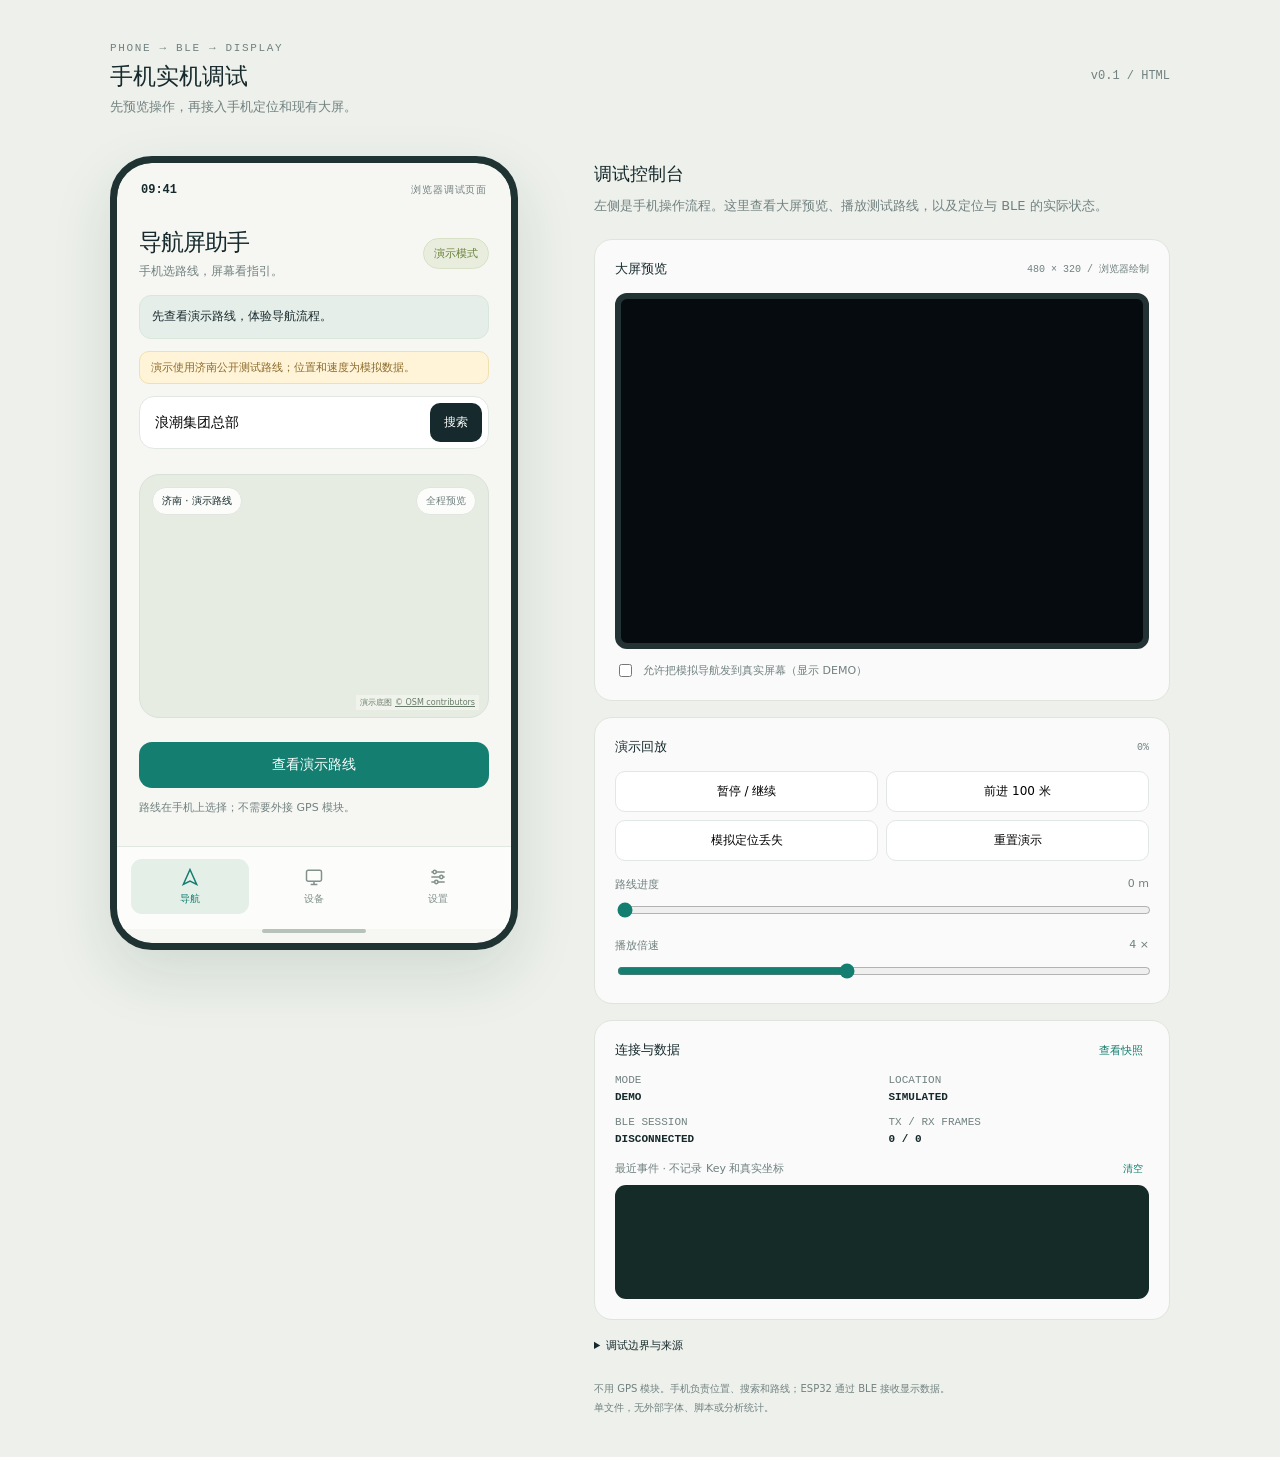
<file: software/web_debug/phone_debug.template.html>
<!doctype html>
<html lang="zh-CN">
<head>
<meta charset="utf-8"><meta name="viewport" content="width=device-width,initial-scale=1,viewport-fit=cover">
<meta name="theme-color" content="#f6f7f3"><title>导航屏助手 · 手机实机调试</title>
<style>
:root{--ink:#16292c;--muted:#718180;--line:#e1e8e3;--paper:#f6f7f3;--accent:#147e70;--lime:#dceea4;--warn:#94612c;--danger:#af4740;--mono:Consolas,monospace;font-family:system-ui,"Microsoft YaHei",sans-serif;color:var(--ink);background:#edf0eb;font-synthesis:none}*{box-sizing:border-box}body{margin:0}button,input,select{font:inherit}button{cursor:pointer;border:0}button:disabled{cursor:not-allowed;opacity:.45}button:focus-visible,input:focus-visible{outline:3px solid #86beaa;outline-offset:3px}a{color:var(--accent)}.layout{max-width:1120px;margin:auto;padding:36px 30px;display:grid;grid-template-columns:430px minmax(0,1fr);gap:54px;align-items:start}.intro{grid-column:1/-1;display:flex;justify-content:space-between;align-items:center;margin-bottom:-14px}.intro small{letter-spacing:.15em;font:11px var(--mono);color:var(--muted)}.intro h1{font-size:23px;font-weight:550;margin:6px 0}.intro p{color:var(--muted);font-size:13px;margin:0}.version{font:12px var(--mono);color:var(--muted)}.phone{width:408px;max-width:100%;background:#203333;border:7px solid #203333;border-radius:42px;box-shadow:0 24px 60px #173c3020;overflow:hidden}.phone-inner{background:var(--paper);border-radius:34px;min-height:780px;position:relative;display:flex;flex-direction:column}.statusbar{display:flex;justify-content:space-between;align-items:center;padding:14px 24px 0;height:40px;font:12px var(--mono);font-weight:bold}.statusbar span:last-child{font:10px var(--mono);font-weight:normal;letter-spacing:.08em;color:var(--muted)}.app-header{padding:24px 22px 12px;display:flex;justify-content:space-between;align-items:center}.brand h2{font-size:23px;letter-spacing:-.04em;margin:0 0 5px}.brand p{font-size:12px;color:var(--muted);margin:0}.mode-badge{font-size:11px;font-weight:650;background:#e8edde;color:#698039;border:1px solid #d7e1c6;padding:7px 10px;border-radius:30px}.mode-badge.real{background:#e0efeb;border-color:#beded5;color:var(--accent)}.toast{margin:3px 22px 12px;background:#e6eee9;border:1px solid #d8e6dd;border-radius:12px;padding:11px 12px;font-size:12px;line-height:1.6;min-height:44px;overflow-wrap:anywhere}.toast.error{background:#fbedea;border-color:#f3d4ca;color:var(--danger)}.screen{display:none;padding:0 22px 20px}.screen.active{display:block}.eyebrow{font:11px var(--mono);letter-spacing:.08em;color:var(--muted);margin:20px 0 8px}.searchbox{display:flex;align-items:center;border:1px solid var(--line);border-radius:15px;background:white;padding:6px}.searchbox input{border:0;outline:0;min-width:0;width:100%;background:transparent;padding:10px 9px;font-size:14px}.searchbox button{padding:11px 14px;border-radius:10px;background:var(--ink);color:white;font-size:12px;flex-shrink:0}.place-list{margin-top:8px;display:grid;gap:6px}.place-btn{background:white;border:1px solid var(--line);border-radius:12px;text-align:left;padding:13px;width:100%;font-size:13px}.place-btn strong{display:block;font-size:14px;margin-bottom:4px}.place-btn small{color:var(--muted);font-size:11px}.map-card{position:relative;background:#e6ece2;border:1px solid #d9e1d8;border-radius:20px;overflow:hidden;margin:17px 0 12px;height:244px}.map-card canvas{width:100%;height:100%;display:block}.map-label{position:absolute;left:12px;top:12px;font-size:10px;background:#ffffffe0;border:1px solid #e0e6dd;border-radius:30px;padding:6px 9px;pointer-events:none}.map-label.right{left:auto;right:12px;color:var(--muted)}.map-attribution{position:absolute;bottom:7px;right:9px;font-size:8px;color:#697b69;background:#f5f7f0b3;padding:2px 4px}.map-attribution a{color:inherit}.route-option{background:white;border:1px solid var(--line);border-radius:14px;padding:14px;margin-top:8px;display:flex;align-items:center;justify-content:space-between;gap:10px;cursor:pointer}.route-option.selected{border:2px solid var(--accent);padding:13px;background:#f4faf7}.route-main{display:flex;align-items:baseline;gap:8px}.route-main strong{font-size:25px;letter-spacing:-.04em}.route-main span{font-size:12px;color:var(--muted)}.route-option p{font-size:11px;color:var(--muted);margin:7px 0 0}.route-radio{width:18px;height:18px;border:1px solid #b8c8c1;border-radius:50%;flex-shrink:0}.selected .route-radio{border:5px solid var(--accent)}.primary,.secondary{border-radius:13px;width:100%;padding:14px;font-size:14px;font-weight:650;margin-top:12px}.primary{background:var(--accent);color:white}.secondary{border:1px solid var(--line);background:white;color:var(--ink)}.primary.dark{background:var(--ink)}.secondary.danger{color:var(--danger)}.hint{font-size:11px;color:var(--muted);line-height:1.7;margin:11px 0 0}.metrics{display:grid;grid-template-columns:repeat(3,1fr);padding:13px 0 4px}.metric:not(:first-child){border-left:1px solid var(--line);padding-left:15px}.metric strong{display:block;font-size:20px;font-weight:600}.metric small{font-size:10px;color:var(--muted)}.turn-card{display:flex;gap:13px;align-items:center;background:var(--ink);color:white;padding:16px;border-radius:16px;margin-top:13px}.turn-icon{font-size:39px;line-height:1;font-family:Arial,sans-serif;width:42px;text-align:center}.turn-card strong{display:block;font-size:25px;letter-spacing:-.04em}.turn-card p{font-size:11px;margin:6px 0 0;color:#c0d3ce}.device-card{background:white;border:1px solid var(--line);border-radius:18px;padding:20px}.device-graphic{width:100px;height:70px;border:7px solid #223435;border-radius:10px;background:#070e11;color:#d4e8e5;display:grid;place-items:center;margin:8px auto 18px;font:12px var(--mono)}.device-title{text-align:center;font-weight:650;font-size:17px}.pill-row{display:flex;justify-content:center;gap:7px;margin:12px 0}.pill{font:10px var(--mono);background:#edf1ed;color:var(--muted);padding:6px 9px;border-radius:30px}.pill.ok{color:var(--accent);background:#e1f0e8}.list{margin-top:14px}.list-row{display:flex;justify-content:space-between;border-bottom:1px solid var(--line);padding:14px 0;font-size:12px;gap:12px}.list-row span:last-child{color:var(--muted);text-align:right;max-width:70%;overflow-wrap:anywhere}.field label{display:block;font-size:12px;font-weight:600;margin:20px 0 9px}.field input{border:1px solid var(--line);background:white;padding:13px;border-radius:12px;width:100%;font-size:12px}.segmented{display:grid;grid-template-columns:1fr 1fr;gap:4px;padding:4px;border:1px solid var(--line);background:#e8ece5;border-radius:13px}.segmented button{padding:11px 6px;background:transparent;border-radius:9px;font-size:12px}.segmented .selected{background:white;box-shadow:0 1px 4px #18282010;color:var(--accent);font-weight:650}.bottomnav{margin-top:auto;border-top:1px solid var(--line);background:#ffffffb3;padding:12px 14px 15px;display:grid;grid-template-columns:1fr 1fr 1fr;gap:6px}.bottomnav button{display:flex;flex-direction:column;align-items:center;gap:5px;font-size:10px;color:#82918b;background:transparent;border-radius:11px;padding:8px}.bottomnav .active{color:var(--accent);background:#e4efe8}.bottomnav svg{width:20px;height:20px;stroke:currentColor;fill:none;stroke-width:1.8}.home-line{width:104px;height:4px;background:#b7c2ba;margin:0 auto 10px;border-radius:4px}.inspector{padding-top:6px}.inspector h3{font-size:18px;font-weight:550;margin:0 0 8px}.inspector>p{font-size:13px;line-height:1.8;color:var(--muted);margin:0 0 22px}.panel{background:#ffffffb0;border:1px solid #dfe5dc;border-radius:18px;padding:20px;margin-bottom:16px}.panel-title{display:flex;justify-content:space-between;align-items:center;font-size:13px;font-weight:650;margin-bottom:15px}.panel-title small{font:10px var(--mono);color:var(--muted);font-weight:normal}.preview{background:#050b0f;aspect-ratio:1.5;border:6px solid #233333;border-radius:12px;overflow:hidden}.preview canvas{width:100%;height:100%;display:block}.controls{display:grid;grid-template-columns:1fr 1fr;gap:8px}.controls button{background:white;border:1px solid var(--line);padding:11px 8px;border-radius:10px;font-size:12px}.controls button:hover{border-color:var(--accent)}.range-label{display:flex;justify-content:space-between;font-size:11px;color:var(--muted);margin:16px 0 8px}input[type=range]{width:100%;accent-color:var(--accent)}.toggle{display:flex;align-items:center;gap:8px;font-size:11px;color:var(--muted);line-height:1.6;margin-top:12px}.debug-grid{display:grid;grid-template-columns:1fr 1fr;gap:13px;font:11px var(--mono)}.debug-grid span{color:var(--muted);display:block;margin-bottom:5px}.debug-grid strong{font-weight:550;color:var(--ink)}.log{font:10px/1.8 var(--mono);height:114px;overflow:auto;background:#152b28;color:#b9cfc4;border-radius:11px;padding:12px;white-space:pre-wrap;overflow-wrap:anywhere}.support{font-size:11px;color:var(--muted);line-height:1.9}.support summary{cursor:pointer;color:var(--ink);font-weight:600}.support ol{padding-left:20px}.footer{font-size:10px;color:var(--muted);line-height:1.9;margin-top:22px}.hidden{display:none!important}.mini-code{font:11px var(--mono);background:#edf1eb;padding:9px;border-radius:7px;overflow-wrap:anywhere}dialog{border:1px solid var(--line);border-radius:18px;max-width:90vw;width:460px;padding:24px;background:var(--paper);color:var(--ink)}dialog::backdrop{background:#10292480}dialog h3{margin-top:0}dialog textarea{width:100%;height:270px;font:11px var(--mono);border:1px solid var(--line);padding:10px;border-radius:10px}.sim-warning{background:#fff4d8;border:1px solid #efe0af;padding:8px 11px;border-radius:10px;font-size:11px;color:#8c6a2b;margin-bottom:12px}.browser-warning{color:var(--warn)}
@media(max-width:920px){.layout{grid-template-columns:minmax(320px,408px) minmax(250px,1fr);gap:25px;padding:25px 20px}.intro{margin-bottom:0}.inspector{min-width:0}}
@media(max-width:720px){body{background:var(--paper)}.layout{display:block;padding:0}.intro{padding:20px 20px 14px}.intro h1{font-size:18px}.intro p{display:none}.phone{border:0;border-radius:0;width:100%;box-shadow:none}.phone-inner{border-radius:0;min-height:730px}.statusbar{display:none}.app-header{padding-top:12px}.home-line{display:none}.inspector{padding:25px 22px;border-top:1px solid var(--line)}.preview{max-width:480px;margin:auto}.version{font-size:10px}.map-card{height:260px}}
</style>
</head>
<body>
<main class="layout">
<header class="intro"><div><small>PHONE → BLE → DISPLAY</small><h1>手机实机调试</h1><p>先预览操作，再接入手机定位和现有大屏。</p></div><span class="version">v0.1 / HTML</span></header>
<div class="phone"><div class="phone-inner">
<div class="statusbar"><span id="clock">09:41</span><span>浏览器调试页面</span></div>
<header class="app-header"><div class="brand"><h2>导航屏助手</h2><p>手机选路线，屏幕看指引。</p></div><span class="mode-badge" id="modeBadge">演示模式</span></header>
<div class="toast" id="toast" role="status" aria-live="polite">先查看演示路线，体验导航流程。</div>
<section class="screen active" id="screen-nav" aria-label="导航">
<div class="sim-warning" id="simWarning">演示使用济南公开测试路线；位置和速度为模拟数据。</div>
<div class="searchbox"><input id="destination" aria-label="目的地" value="浪潮集团总部" placeholder="搜索目的地，例如洛阳应天门"><button id="search">搜索</button></div>
<div class="place-list" id="places"></div>
<div class="map-card"><canvas id="phoneMap" aria-label="路线与当前位置预览"></canvas><span class="map-label" id="mapLabel">济南 · 演示路线</span><span class="map-label right" id="mapMode">全程预览</span><div class="map-attribution">演示底图 <a href="https://www.openstreetmap.org/copyright" target="_blank" rel="noopener">© OSM contributors</a></div></div>
<div id="routeOptions"></div>
<div id="navigation" class="hidden"><div class="turn-card"><span class="turn-icon" id="turnIcon">↑</span><div><strong id="turnDistance">-- m</strong><p id="instruction">等待路线</p></div></div><div class="metrics"><div class="metric"><strong id="remaining">--</strong><small>剩余公里</small></div><div class="metric"><strong id="duration">--</strong><small>预计分钟</small></div><div class="metric"><strong id="speed">--</strong><small>当前 km/h</small></div></div></div>
<button class="primary" id="start">查看演示路线</button><button class="secondary danger hidden" id="stop">结束导航</button>
<p class="hint" id="navHint">路线在手机上选择；不需要外接 GPS 模块。</p>
</section>
<section class="screen" id="screen-device" aria-label="设备">
<div class="device-card"><div class="device-graphic">↱ &nbsp; 120 m</div><div class="device-title" id="deviceName">MOTO GPS TFT</div><div class="pill-row"><span class="pill">ESP32-S3</span><span class="pill">480 × 320</span><span class="pill" id="devicePill">未连接</span></div><button class="primary dark" id="connect">连接真实蓝牙大屏</button><button class="secondary hidden" id="disconnect">断开连接</button><p class="hint">需要烧录本项目的 phone_ble_nav 固件，并在浏览器设备选择框中选择屏幕。</p></div>
<div class="list"><div class="list-row"><span>蓝牙链路</span><span id="blePhysical">未连接</span></div><div class="list-row"><span>导航协议</span><span id="bleProtocol">等待握手</span></div><div class="list-row"><span>定位来源</span><span id="fixSource">演示数据</span></div><div class="list-row"><span>浏览器环境</span><span id="browserSupport">检查中</span></div></div>
<p class="hint browser-warning" id="bleHelp"></p>
</section>
<section class="screen" id="screen-settings" aria-label="设置">
<p class="eyebrow">工作模式</p><div class="segmented"><button class="selected" id="demoMode">演示模式</button><button id="realMode">真实连接模式</button></div>
<p class="hint">切换模式会结束当前导航并清除旧路线。演示与真实数据不会混用。</p>
<div class="field"><label for="gateway">导航网关根地址</label><input id="gateway" type="url" placeholder="https://你的网关地址/"><p class="hint">高德 Key 留在网关，不填到这里。测试本地网关时可用 http://127.0.0.1:8787/。</p></div>
<button class="secondary" id="testGateway">保存并测试网关</button>
<div class="list-row"><span>网关状态</span><span id="gatewayState">未配置</span></div>
<button class="primary" id="locate">请求浏览器真实定位</button>
<p class="hint">真实模式需要定位权限和精确位置。网页只用于前台调试；锁屏持续导航请使用安卓 APK。</p>
<details class="support" style="margin-top:18px"><summary>红米手机打开方式</summary><ol><li>使用 Chrome 浏览器；先用演示模式检查界面。</li><li>BLE 和定位需要安全来源：可信 HTTPS，或通过 USB 调试转发后的 localhost。普通局域网 HTTP 适合界面预览。</li><li>真实网关还需允许当前页面来源的 CORS 请求；网页 HTTPS 与网关 HTTPS 保持一致。</li><li>屏幕固件、蓝牙权限、定位权限都准备好后，在设备页连接。</li></ol></details>
</section>
<nav class="bottomnav" aria-label="页面"><button class="active" data-tab="nav"><svg viewBox="0 0 24 24"><path d="m12 3-8 18 8-4 8 4-8-18Z"/></svg>导航</button><button data-tab="device"><svg viewBox="0 0 24 24"><rect x="3" y="4" width="18" height="13" rx="2"/><path d="M8 21h8M12 17v4"/></svg>设备</button><button data-tab="settings"><svg viewBox="0 0 24 24"><path d="M4 6h16M4 12h16M4 18h16"/><circle cx="8" cy="6" r="2" fill="var(--paper)"/><circle cx="16" cy="12" r="2" fill="var(--paper)"/><circle cx="10" cy="18" r="2" fill="var(--paper)"/></svg>设置</button></nav><div class="home-line"></div>
</div></div>
<aside class="inspector"><h3>调试控制台</h3><p>左侧是手机操作流程。这里查看大屏预览、播放测试路线，以及定位与 BLE 的实际状态。</p>
<div class="panel"><div class="panel-title">大屏预览 <small>480 × 320 / 浏览器绘制</small></div><div class="preview"><canvas id="displayMap" aria-label="大屏显示预览"></canvas></div><label class="toggle"><input type="checkbox" id="demoTransmit">允许把模拟导航发到真实屏幕（显示 DEMO）</label></div>
<div class="panel"><div class="panel-title">演示回放 <small id="progressLabel">0%</small></div><div class="controls"><button id="pause">暂停 / 继续</button><button id="step">前进 100 米</button><button id="dropFix">模拟定位丢失</button><button id="restart">重置演示</button></div><div class="range-label"><span>路线进度</span><span id="routeMeters">0 m</span></div><input id="progress" aria-label="演示路线进度" type="range" min="0" max="1000" value="0"><div class="range-label"><span>播放倍速</span><span id="playbackLabel">4 ×</span></div><input id="playback" aria-label="演示回放倍速" type="range" min="1" max="8" value="4"></div>
<div class="panel"><div class="panel-title">连接与数据 <button id="snapshot" style="background:transparent;color:var(--accent);font-size:11px">查看快照</button></div><div class="debug-grid"><div><span>MODE</span><strong id="debugMode">DEMO</strong></div><div><span>LOCATION</span><strong id="debugFix">SIMULATED</strong></div><div><span>BLE SESSION</span><strong id="debugSession">DISCONNECTED</strong></div><div><span>TX / RX FRAMES</span><strong id="debugFrames">0 / 0</strong></div></div><div class="range-label"><span>最近事件 · 不记录 Key 和真实坐标</span><button id="clearLog" style="background:none;color:var(--accent);font-size:10px">清空</button></div><div class="log" id="log" aria-live="off"></div></div>
<details class="support"><summary>调试边界与来源</summary><p>这是可交互 HTML 调试工具，不能替代安卓 App 的锁屏、通知和后台服务测试。真实蓝牙未连接时，大屏区域只是浏览器预览。</p><p>真实路线使用自建网关的高德驾车接口，尚未适配电动车骑行规则。演示路线及附近道路来自原项目的公开济南 OSM 测试夹具。</p><p>协议与导航行为参考 <a href="https://github.com/mx3353672833-debug/moto-gps-waveshare" target="_blank" rel="noopener">Maler X / moto-gps-waveshare</a>；原项目资料按 PolyForm Noncommercial 1.0.0 使用。地图数据 © OpenStreetMap contributors，ODbL。</p></details>
<div class="footer">不用 GPS 模块。手机负责位置、搜索和路线；ESP32 通过 BLE 接收显示数据。<br>单文件，无外部字体、脚本或分析统计。</div>
</aside>
</main>
<dialog id="snapshotDialog"><h3>当前显示快照</h3><p class="hint">包含当前定位与路线状态，仅在本地展示。分享前删除真实位置。</p><textarea id="snapshotText" readonly aria-label="导航快照 JSON"></textarea><button class="secondary" id="closeDialog">关闭</button></dialog>
<script id="nav-core">
'use strict';
class Bytes {constructor(){this.a=[]}u8(v){this.a.push(v&255);return this}u16(v){return this.u8(v).u8(v>>>8)}u32(v){return this.u16(v).u16(v>>>16)}text(s,max){const t=new TextEncoder();let a=[];for(const c of s){const b=[...t.encode(c)];if(a.length+b.length>max)break;a.push(...b)}this.u8(a.length);this.a.push(...a);return this}varint(v){let x=((v<<1)^(v>>31))>>>0;while(x>=128){this.u8(x|128);x>>>=7}return this.u8(x)}bytes(){return Uint8Array.from(this.a)}}
const Core={
 crc(a,n=a.length){let c=65535;for(let i=0;i<n;i++){c^=a[i]<<8;for(let j=0;j<8;j++)c=((c&32768)?c<<1^0x1021:c<<1)&65535}return c},
 frames(type,seq,p,budget=20,flags=0){if(!seq||p.length<1||p.length>4096||budget<13||budget>512||(flags&~12))throw Error('帧参数无效');const out=[];for(let o=0;o<p.length;){const n=Math.min(budget-12,p.length-o),w=new Bytes().u8(183).u8(1).u8(type).u8(flags|(o===0?1:0)|(o+n===p.length?2:0)).u16(seq).u16(o).u16(p.length);w.a.push(...p.slice(o,o+n));w.u16(this.crc(w.bytes()));out.push(w.bytes());o+=n}return out},
 connection(state,id,budget=20,caps=87,interval=1000){return new Bytes().u8(1).u8(1).u8(state).u8(1).u8(1).u32(caps).u32(id).u16(budget).u16(interval).bytes()},
 heartbeat(id,elapsed){return new Bytes().u8(1).u32(id).u32(elapsed).u16(0).bytes()},
 ack(seq,status,id){return new Bytes().u8(1).u16(seq).u8(status).u16(id).bytes()},
 token(s){let h=2166136261;for(const b of new TextEncoder().encode(s))h=Math.imul(h^b,16777619)>>>0;return h||1},
 snapshot(s){return new Bytes().u8(1).u8(s.state).u8(s.network).u8(s.page||0).u8(s.maneuver).u8(s.traffic||0).u16(s.flags).u32(s.token).u32(s.generation).u32(s.maneuverId).u32(s.turnDistance).u32(s.remaining).u32(s.duration).u32(s.progress).u32(s.total).u16(s.speed).u16(0).u16(s.heading).u16(s.accuracy).u16(s.cross).u8(s.exit||0).text(s.road||'',63).text(s.instruction||'',95).bytes()},
 geometry(token,gen,origin,pts){if(!pts.length||pts.length>24)throw Error('路线点数无效');const w=new Bytes().u8(1).u8(2).u32(token).u32(gen).u16(0).u16(1).u16(0).u16(pts.length).u32(Math.round(origin[1]*1e6)).u32(Math.round(origin[0]*1e6)).u8(pts.length);let a=0,b=0;pts.forEach((p,i)=>{const lat=Math.round(p[1]*1e6),lon=Math.round(p[0]*1e6);if(!i)w.u32(lat).u32(lon);else w.varint(lat-a).varint(lon-b);a=lat;b=lon});return w.bytes()},
 distance(a,b){return Math.hypot((b[1]-a[1])*111195,(b[0]-a[0])*111195*Math.cos((a[1]+b[1])*Math.PI/360))},
 heading(a,b){return (Math.atan2((b[0]-a[0])*Math.cos(a[1]*Math.PI/180),b[1]-a[1])*180/Math.PI+360)%360},
 gcj(lon,lat){if(lon<72.004||lon>137.8347||lat<.8293||lat>55.8271)return [lon,lat];let x=lon-105,y=lat-35,a=-100+2*x+3*y+.2*y*y+.1*x*y+.2*Math.sqrt(Math.abs(x)),b=300+x+2*y+.1*x*x+.1*x*y+.1*Math.sqrt(Math.abs(x));a+=(20*Math.sin(6*x*Math.PI)+20*Math.sin(2*x*Math.PI))*2/3+(20*Math.sin(y*Math.PI)+40*Math.sin(y/3*Math.PI))*2/3+(160*Math.sin(y/12*Math.PI)+320*Math.sin(y*Math.PI/30))*2/3;b+=(20*Math.sin(6*x*Math.PI)+20*Math.sin(2*x*Math.PI))*2/3+(20*Math.sin(x*Math.PI)+40*Math.sin(x/3*Math.PI))*2/3+(150*Math.sin(x/12*Math.PI)+300*Math.sin(x/30*Math.PI))*2/3;const r=lat*Math.PI/180,m=1-.00669342162296594323*Math.sin(r)**2,q=Math.sqrt(m);return [lon+b*180/(6378245/q*Math.cos(r)*Math.PI),lat+a*180/(6378245*(1-.00669342162296594323)/(m*q)*Math.PI)]},
 point(p){const a=p.longitude_deg,b=p.latitude_deg;if(!Number.isFinite(a)||!Number.isFinite(b)||Math.abs(a)>180||Math.abs(b)>90)throw Error('坐标异常');return [a,b]},
 types:['unknown','continue','slight_left','left','sharp_left','u_turn_left','slight_right','right','sharp_right','u_turn_right','roundabout','exit','arrive']
};
class Reassembler{constructor(){this.reset()}reset(){this.active=null;this.last=0}push(b,now){const v=new DataView(b.buffer,b.byteOffset,b.byteLength);if(b.length<13||b.length>512||b[0]!==183||b[1]!==1||Core.crc(b,b.length-2)!==v.getUint16(b.length-2,true))throw Error('帧头或 CRC 错误');const t=b[2],f=b[3],s=v.getUint16(4,true),o=v.getUint16(6,true),n=v.getUint16(8,true),data=b.slice(10,-2);if((f&~15)||!s||n<1||n>4096||o+data.length>n||!!(f&1)!==(o===0)||!!(f&2)!==(o+data.length===n))throw Error('分片边界错误');if(this.active&&now-this.active.at>=1000)this.active=null;if(s===this.last)return null;const newer=(a,b)=>((a-b)&65535)>0&&((a-b)&65535)<32768;if(!o){if(this.last&&!newer(s,this.last))throw Error('旧序号');if(this.active){if(this.active.s===s){if(this.active.t===t&&this.active.f===(f&12)&&this.active.n===n&&data.every((v,i)=>this.active.data[i]===v))return null;throw Error('冲突分片')}if(!newer(s,this.active.s))throw Error('旧开始帧')}this.active={s,t,f:f&12,n,data:[],at:now}}const a=this.active;if(!a||a.s!==s||a.t!==t||a.n!==n||a.f!==(f&12))throw Error('消息分片缺失');if(o<a.data.length){if(o+data.length<=a.data.length&&data.every((v,i)=>a.data[o+i]===v))return null;throw Error('重复分片冲突')}if(o!==a.data.length)throw Error('消息分片缺口');a.data.push(...data);a.at=now;if(!(f&2))return null;this.active=null;this.last=s;if(a.data[0]!==1)throw Error('消息版本错误');return {type:t,seq:s,flags:a.f,payload:Uint8Array.from(a.data)}}}
class RouteModel{constructor(r){if(!['amap','osm-demo'].includes(r.provider)||r.coordinate_system!=='GCJ-02'||!Array.isArray(r.polyline)||r.polyline.length<2||r.polyline.length>8192||!Number.isFinite(r.total_distance_m)||r.total_distance_m<=0||!Number.isFinite(r.total_duration_s))throw Error('路线格式或坐标系无效');this.r=r;this.p=r.polyline.map(Core.point);this.c=[0];for(let i=1;i<this.p.length;i++)this.c.push(this.c[i-1]+Core.distance(this.p[i-1],this.p[i]));if(this.c.at(-1)<1)throw Error('路线无有效长度');this.total=r.total_distance_m;this.duration=r.total_duration_s;this.token=Core.token(r.route_id);this.progress=0;this.tracked=false;this.previousFix=0;this.arrival=0}pose(along){along=Math.max(0,Math.min(this.c.at(-1),along));let i=1;while(i<this.p.length-1&&this.c[i]<along)i++;const t=(along-this.c[i-1])/Math.max(.01,this.c[i]-this.c[i-1]);return {pos:[this.p[i-1][0]+(this.p[i][0]-this.p[i-1][0])*t,this.p[i-1][1]+(this.p[i][1]-this.p[i-1][1])*t],heading:Core.heading(this.p[i-1],this.p[i]),index:i-1}}match(pos,speed,stamp){let best={offset:Infinity,at:0};const budget=Math.max(45,speed*Math.min(15,Math.max(1,(stamp-this.previousFix)/1000))*3+20),scale=111320*Math.cos(pos[1]*Math.PI/180);for(let i=1;i<this.p.length;i++){const a=[(this.p[i-1][0]-pos[0])*scale,(this.p[i-1][1]-pos[1])*111320],d=[(this.p[i][0]-this.p[i-1][0])*scale,(this.p[i][1]-this.p[i-1][1])*111320],f=Math.max(0,Math.min(1,-(a[0]*d[0]+a[1]*d[1])/Math.max(.01,d[0]**2+d[1]**2))),at=this.c[i-1]+f*(this.c[i]-this.c[i-1]),offset=Math.hypot(a[0]+f*d[0],a[1]+f*d[1]);if(this.tracked&&(at<this.progress-25||at>this.progress+budget))continue;if(offset<best.offset)best={offset,at}}const off=best.offset>45;if(!off){this.progress=best.at;this.tracked=true}return {off,offset:best.offset}}snapshot(fix,{demo=false,page=0,network=0,generation=0,rerouting=false}={}){const fresh=fix&&fix.valid&&Date.now()-fix.at<15000&&fix.accuracy<=50,speed=fresh?fix.speed||0:0;let off=false,cross=0;if(fresh&&!demo){const m=this.match(fix.gcj,speed,fix.at);off=m.off;cross=m.offset;if(fix.at!==this.previousFix){this.arrival=!off&&this.c.at(-1)-this.progress<40&&Core.distance(fix.gcj,this.p.at(-1))<25?this.arrival+1:0;this.previousFix=fix.at}}const along=this.progress/this.c.at(-1)*this.total,turn=(this.r.maneuvers||[]).find(m=>m.route_offset_m>=along-3)||(this.r.maneuvers||[]).at(-1),pose=this.pose(this.progress);return {state:demo&&this.progress>=this.c.at(-1)||this.arrival>=3?5:rerouting?4:3,network,page,maneuver:turn?Math.max(0,Core.types.indexOf(turn.type)):0,flags:1|(fresh?2:4)|(off?8:0)|(turn?16:0),token:this.token,generation,maneuverId:turn?.id||0,turnDistance:Math.max(0,Math.round((turn?.route_offset_m||along)-along)),remaining:Math.max(0,Math.round(this.total-along)),duration:Math.round(this.duration*(1-along/this.total)),progress:Math.round(along),total:Math.round(this.total),speed:Math.round(speed*36),heading:Math.round((fresh&&Number.isFinite(fix.heading)&&speed>=1.4?fix.heading:pose.heading)*100)%36000,accuracy:fresh?Math.min(65535,Math.round(fix.accuracy*10)):0,cross:Math.min(65535,Math.round(cross*10)),road:(demo?'DEMO · ':'')+(turn?.road_name||''),instruction:(demo?'DEMO · ':'')+(turn?.instruction||'等待指引'),exit:turn?.roundabout_exit||0}}window(){let i=1;while(i<this.p.length-1&&this.c[i]<this.progress)i++;const from=Math.max(0,i-2);let to=i;while(to<this.p.length-1&&this.c[to]<this.progress+600)to++;const n=Math.min(24,to-from+1);return Array.from({length:n},(_,j)=>this.p[from+Math.round(j*(to-from)/Math.max(1,n-1))])}}
globalThis.NavCore={Bytes,Core,Reassembler,RouteModel};
</script>
<script id="nav-app">
'use strict';
const FIXTURE=__DEMO_FIXTURE__;
const $=id=>document.getElementById(id),S={mode:'demo',route:null,routes:[],selected:0,active:false,paused:false,demoFix:true,fix:null,snapshot:null,destination:null,fixWatch:null,request:0,gatewayOK:false,network:false,lastSend:0,lastPlan:0,offSince:0,rerouting:false,generation:0,page:0,geoEpoch:0,logs:[],tx:0,rx:0,epoch:0};
const toast=(s,error=false)=>{$('toast').textContent=s;$('toast').classList.toggle('error',error)};
function log(s){S.logs.push(new Date().toLocaleTimeString('zh-CN',{hour12:false})+' '+s);S.logs=S.logs.slice(-60);$('log').textContent=S.logs.join('\n');$('log').scrollTop=$('log').scrollHeight}
function tab(t){document.querySelectorAll('[data-tab]').forEach(b=>b.classList.toggle('active',b.dataset.tab===t));document.querySelectorAll('.screen').forEach(e=>e.classList.toggle('active',e.id==='screen-'+t))}
function demoRoute(){const p=FIXTURE.route_wgs84.map(p=>Core.gcj(p[1],p[0])),c=[0];for(let i=1;i<p.length;i++)c.push(c.at(-1)+Core.distance(p[i-1],p[i]));return {schema_version:1,route_id:FIXTURE.route_id,provider:'osm-demo',coordinate_system:'GCJ-02',total_distance_m:c.at(-1),total_duration_s:FIXTURE.fallback_duration_s,polyline:p.map(p=>({longitude_deg:p[0],latitude_deg:p[1]})),maneuvers:FIXTURE.maneuvers.map(m=>({...m,route_offset_m:c[m.route_point_index],roundabout_exit:0}))}}
function showRoutes(routes){S.routes=routes;S.selected=0;S.route=new RouteModel(routes[0]);$('routeOptions').replaceChildren();routes.forEach((r,i)=>{new RouteModel(r);const el=document.createElement('button');el.className='route-option'+(i===0?' selected':'');el.style.width='100%';el.setAttribute('aria-label','选择路线 '+(i+1));const body=document.createElement('div'),main=document.createElement('div');main.className='route-main';const strong=document.createElement('strong');strong.textContent=Math.ceil(r.total_duration_s/60)+' 分钟';const span=document.createElement('span');span.textContent=(r.total_distance_m/1000).toFixed(2)+' km';main.append(strong,span);const note=document.createElement('p');note.textContent=S.mode==='demo'?'公开 OSM 演示路线 · 非实时路况':'驾车路线 '+(i+1)+' · 未保证电动车通行';body.append(main,note);const radio=document.createElement('span');radio.className='route-radio';el.append(body,radio);el.onclick=()=>{S.selected=i;S.route=new RouteModel(r);[...$('routeOptions').children].forEach((e,j)=>e.classList.toggle('selected',i===j));draw()};$('routeOptions').append(el)});$('start').textContent='开始'+(S.mode==='demo'?'演示':'导航');$('mapLabel').textContent=S.mode==='demo'?'济南 · 演示路线':'手机所选路线';draw()}
function fresh(){return S.fix&&S.fix.valid&&Date.now()-S.fix.at<15000&&S.fix.accuracy<=50}
function demoPosition(){const pose=S.route.pose(S.route.progress);S.fix={valid:S.demoFix,at:Date.now(),accuracy:5,gcj:pose.pos,speed:S.paused?0:24/3.6,heading:pose.heading};return S.fix}
function endNavigation(message='导航已结束'){S.epoch++;S.request++;S.active=false;S.rerouting=false;S.offSince=0;S.snapshot=null;ble.invalidate();$('navigation').classList.add('hidden');$('stop').classList.add('hidden');$('start').classList.remove('hidden');$('routeOptions').classList.remove('hidden');if(ble.ready)ble.send(0x10,Core.snapshot(idleSnapshot()));toast(message);log(message);draw()}
function idleSnapshot(){return {state:fresh()?0:1,network:S.network?2:0,page:S.page,maneuver:0,flags:fresh()?2:0,token:0,generation:0,maneuverId:0,turnDistance:0,remaining:0,duration:0,progress:0,total:0,speed:0,heading:0,accuracy:0,cross:0,road:'',instruction:''}}
function setMode(mode){if(S.mode===mode)return;endNavigation('已切换模式，旧导航已清除');S.mode=mode;S.geoEpoch++;S.route=null;S.routes=[];S.fix=null;S.destination=null;S.request++;if(S.fixWatch!==null){navigator.geolocation.clearWatch(S.fixWatch);S.fixWatch=null}S.gatewayOK=false;S.network=false;$('places').replaceChildren();$('routeOptions').replaceChildren();$('mapLabel').textContent=mode==='demo'?'济南 · 演示路线':'等待真实路线';$('mapMode').textContent='全程预览';$('modeBadge').textContent=mode==='demo'?'演示模式':'真实连接';$('modeBadge').classList.toggle('real',mode==='real');$('demoMode').classList.toggle('selected',mode==='demo');$('realMode').classList.toggle('selected',mode==='real');$('simWarning').classList.toggle('hidden',mode!=='demo');$('fixSource').textContent=mode==='demo'?'演示数据':'等待浏览器定位';$('start').textContent=mode==='demo'?'查看演示路线':'搜索目的地并选择路线';['pause','step','dropFix','restart','progress','playback'].forEach(id=>$(id).disabled=mode!=='demo');$('navHint').textContent=mode==='demo'?'路线在手机上选择；不需要外接 GPS 模块。':'真实调试需要精确定位、可用网关和浏览器权限。';toast(mode==='real'?'先在设置页测试网关并获取真实定位，再搜索目的地。':'演示位置、速度与路线已分离；可查看演示路线。');draw();updateDebug()}
function gatewayURL(){const text=$('gateway').value.trim(),url=new URL(text);if(url.username||url.password||url.search||url.hash||!['https:','http:'].includes(url.protocol))throw Error('填写网关根地址，不包含 Key、密码和查询参数');if(location.protocol==='https:'&&url.protocol!=='https:'&&!['127.0.0.1','localhost'].includes(url.hostname))throw Error('HTTPS 页面不能调用普通 HTTP 网关；请配置 HTTPS 网关');return text.replace(/\/?$/,'/')}
async function api(path,body,base=gatewayURL()){const c=new AbortController(),timeout=setTimeout(()=>c.abort(),12000);try{const res=await fetch(base+path,{method:body?'POST':'GET',headers:body?{'Content-Type':'application/json'}:{},body:body?JSON.stringify(body):undefined,signal:c.signal,redirect:'error'});const data=await res.json();if(!res.ok)throw Error('网关 HTTP '+res.status+'：'+(data.error?.message||data.error?.code||'请求失败'));return data}finally{clearTimeout(timeout)}}
async function testGateway(){if(S.active){toast('先结束导航，再更换网关。',true);return}const id=++S.request;try{const base=gatewayURL();localStorage.setItem('nav-debug-gateway',base);toast('正在测试网关…');const h=await api('healthz',null,base);if(id!==S.request)return;S.gatewayOK=h.ready_for_live_navigation===true&&h.provider==='amap';S.network=S.gatewayOK;$('gatewayState').textContent=S.gatewayOK?'真实导航已配置':'演示或未配置';toast(S.gatewayOK?'网关连接成功。真实搜索和路线还需分别验证。':'网关不是实时高德模式，不能作为真实导航。',!S.gatewayOK);log('网关 healthz '+(S.gatewayOK?'AMAP READY':'NOT LIVE'))}catch(e){if(id!==S.request)return;S.gatewayOK=S.network=false;$('gatewayState').textContent='连接失败';toast('网关测试失败：'+e.message+'。浏览器跨域请求还需要网关配置 CORS。',true);log('网关测试失败，不记录地址和凭据')}updateDebug()}
function locate(){if(S.mode!=='real'){toast('请先切换到真实连接模式。',true);return}if(!isSecureContext||!navigator.geolocation){toast('定位不可用。请通过可信 HTTPS 或 localhost 打开页面。',true);return}if(S.fixWatch!==null)navigator.geolocation.clearWatch(S.fixWatch);toast('等待浏览器定位，请允许精确位置…');const epoch=++S.geoEpoch;S.fixWatch=navigator.geolocation.watchPosition(p=>{if(S.mode!=='real'||epoch!==S.geoEpoch)return;const c=p.coords;if(!Number.isFinite(c.longitude)||!Number.isFinite(c.latitude))return;S.fix={wgs:[c.longitude,c.latitude],gcj:Core.gcj(c.longitude,c.latitude),at:p.timestamp,accuracy:c.accuracy,speed:c.speed||0,heading:c.heading,valid:true};$('fixSource').textContent='浏览器 WGS84 → GCJ-02';toast(fresh()?'已获得真实位置。可以搜索目的地。':'定位精度不足，请到开阔处；当前不用于规划。',!fresh());draw();updateDebug()},e=>{S.fix=null;toast('真实定位失败：'+e.message+'。不会自动切换为模拟位置。',true);log('真实定位失败：'+e.code);draw();updateDebug()},{enableHighAccuracy:true,maximumAge:0,timeout:20000})}
async function search(){if(S.active){toast('先结束当前导航，再搜索新目的地。',true);return}if(S.mode==='demo'){showRoutes([demoRoute()]);toast('已载入：济南大数据产业基地 → 浪潮总部。搜索词不改变演示路线。');log('加载公开济南测试夹具');return}if(!S.gatewayOK){toast('请先在设置页保存并测试真实导航网关。',true);tab('settings');return}const words=$('destination').value.trim();if(words.length<2){toast('请输入至少两个字的目的地。',true);return}const id=++S.request;try{toast('搜索目的地…');let path='v1/places?keywords='+encodeURIComponent(words);if(fresh())path+='&longitude_deg='+S.fix.wgs[0]+'&latitude_deg='+S.fix.wgs[1];const data=await api(path);if(id!==S.request)return;if(data.protocol_version!==1||!Array.isArray(data.places))throw Error('搜索响应格式错误');$('places').replaceChildren();data.places.forEach(place=>{const b=document.createElement('button');b.className='place-btn';const title=document.createElement('strong'),small=document.createElement('small');title.textContent=place.name;small.textContent=[place.display_area,place.address].filter(Boolean).join(' · ');b.append(title,small);b.onclick=()=>plan(place);$('places').append(b)});toast(data.places.length?'请选择目的地。':'没有搜索结果，可加城市名重试。');log('搜索返回 '+data.places.length+' 个地点')}catch(e){if(id===S.request){toast('搜索失败：'+e.message,true);log('搜索失败')}}}
async function plan(place=null,reroute=false){if(!fresh()||!S.fix.wgs){toast('需要新鲜、精确的真实定位。',true);return}if(place){if(place.location?.coordinate_system!=='WGS84'){toast('目的地坐标系不支持。',true);return}S.destination=Core.point(place.location)}if(!S.destination)return;const id=++S.request,start=S.fix.wgs.slice();S.lastPlan=Date.now();S.rerouting=reroute;try{toast(reroute?'偏航，重新规划…':'正在获取候选路线…');const point=p=>({coordinate_system:'WGS84',longitude_deg:p[0],latitude_deg:p[1]}),data=await api('v1/route-options',{protocol_version:1,request_id:id,route_mode:'driving',origin:point(start),destination:point(S.destination),is_reroute:reroute});if(id!==S.request)return;if(data.protocol_version!==1||data.request_id!==id||!Array.isArray(data.routes)||!data.routes.length||data.routes.length>3)throw Error('路线响应格式或请求编号错误');data.routes.forEach(r=>{if(r.provider!=='amap')throw Error('真实模式拒绝演示路线');new RouteModel(r)});S.rerouting=false;S.network=true;if(reroute){S.epoch++;ble.invalidate();S.route=new RouteModel(data.routes[0]);S.offSince=0;S.lastSend=0;toast('已更新路线。')}else{showRoutes(data.routes);S.planningOrigin=start;S.plannedAt=Date.now();$('places').replaceChildren();toast('请选择路线，再开始导航。')}log(reroute?'偏航重算成功':'取得 '+data.routes.length+' 条候选路线')}catch(e){if(id!==S.request)return;S.rerouting=false;S.network=false;toast('规划失败：'+e.message+'。保留已有路线，不生成假路线。',true);log('路线请求失败')}}
function start(){if(!S.route){search();return}if(S.mode==='real'){if(!fresh()){toast('真实定位已过期或精度不足。',true);return}if(Date.now()-S.plannedAt>120000||Core.distance(S.fix.wgs,S.planningOrigin)>50){toast('起点已变化，请重新规划。',true);plan();return}}S.epoch++;ble.invalidate();S.active=true;S.paused=false;S.demoFix=true;S.lastSend=0;$('routeOptions').classList.add('hidden');$('navigation').classList.remove('hidden');$('start').classList.add('hidden');$('stop').classList.remove('hidden');toast(S.mode==='demo'?'演示开始。位置和速度均为模拟数据。':'真实导航开始。网页调试请保持前台。');log(S.mode==='demo'?'DEMO 导航开始':'真实导航开始');tick(0)}
function updateDebug(){$('debugMode').textContent=S.mode.toUpperCase();$('debugFix').textContent=S.mode==='demo'?(S.demoFix?'SIMULATED':'SIM LOST'):(fresh()?'REAL FIX':'WAIT / STALE');$('debugSession').textContent=ble.ready?'READY #'+ble.session.toString(16):ble.device?'HANDSHAKE':'DISCONNECTED';$('debugFrames').textContent=S.tx+' / '+S.rx;$('blePhysical').textContent=ble.device?.gatt.connected?'已连接':'未连接';$('bleProtocol').textContent=ble.ready?'双向握手完成':'等待握手';$('devicePill').textContent=ble.ready?'协议就绪':'未就绪';$('devicePill').classList.toggle('ok',ble.ready)}
function mapDraw(canvas,screen=false){const rect=canvas.getBoundingClientRect(),dpr=devicePixelRatio||1,w=screen?480:Math.max(200,rect.width),h=screen?320:Math.max(180,rect.height);canvas.width=w*dpr;canvas.height=h*dpr;const c=canvas.getContext('2d');c.scale(dpr,dpr);c.fillStyle=screen?'#050c10':'#e7eee0';c.fillRect(0,0,w,h);const r=S.route||new RouteModel(demoRoute()),points=r.p;
const b=points.reduce((b,p)=>[Math.min(b[0],p[0]),Math.min(b[1],p[1]),Math.max(b[2],p[0]),Math.max(b[3],p[1])],[Infinity,Infinity,-Infinity,-Infinity]);let scale=Math.min((screen?280:w-50)/Math.max(.0001,(b[2]-b[0])*Math.cos(b[1]*Math.PI/180)),(h-65)/Math.max(.0001,b[3]-b[1])),cx=(b[0]+b[2])/2,cy=(b[1]+b[3])/2;const px=p=>[(screen?155:w/2)+(p[0]-cx)*Math.cos(cy*Math.PI/180)*scale,h/2-(p[1]-cy)*scale];
if(screen)c.save(),c.beginPath(),c.rect(0,32,319,250),c.clip();
function line(pts,color,width){if(!pts.length)return;c.beginPath();pts.forEach((p,i)=>{const q=px(p);i?c.lineTo(...q):c.moveTo(...q)});c.strokeStyle=color;c.lineWidth=width;c.lineCap='round';c.lineJoin='round';c.stroke()}
if(S.mode==='demo'){for(const road of FIXTURE.road_context||[])line(road.points_wgs84.map(p=>Core.gcj(p[1],p[0])),screen?'#293b42':'#c0cfb8',screen?2:5)}
if(S.route&&(!S.active||S.snapshot?.flags&2)){line(points,screen?'#50666e':'#ffffff',screen?8:9);line(points,screen?'#e2f8f4':'#147e70',screen?4:5);if(S.active&&S.fix){const q=px(S.fix.gcj);c.save();c.translate(...q);c.rotate((S.snapshot?.heading||0)*Math.PI/18000);c.beginPath();c.moveTo(0,-13);c.lineTo(-8,9);c.lineTo(0,5);c.lineTo(8,9);c.closePath();c.fillStyle=screen?'#dcfff8':'#142d2e';c.strokeStyle=screen?'#0b171b':'white';c.lineWidth=3;c.fill();c.stroke();c.restore()}else{const q=px(points[0]),e=px(points.at(-1));for(const [p,color]of[[q,'#147e70'],[e,'#c77a50']]){c.beginPath();c.arc(...p,6,0,Math.PI*2);c.fillStyle=color;c.fill();c.strokeStyle='white';c.lineWidth=3;c.stroke()}}}
if(screen){c.restore();c.fillStyle='#0b171e';c.fillRect(321,0,159,320);c.fillStyle='#c1ded6';c.font='15px system-ui';c.fillText(S.mode==='demo'?'DEMO · 模拟导航':'手机蓝牙导航',12,24);c.fillStyle='#789c97';c.font='12px system-ui';c.fillText('PHONE SPEED',336,33);c.strokeStyle='#436466';c.lineWidth=3;c.beginPath();c.arc(400,98,44,0,Math.PI*2);c.stroke();c.fillStyle='#ecfff8';c.textAlign='center';c.font='38px system-ui';c.fillText(S.active&&S.snapshot?.flags&2?Math.round(S.snapshot.speed/10):'--',400,108);c.font='11px system-ui';c.fillText('km/h',400,131);c.textAlign='left';c.font='17px system-ui';c.fillText(S.active?(S.snapshot?.remaining/1000||0).toFixed(2)+' km':'等待导航',336,178);c.font='26px system-ui';c.fillText(S.active&&S.snapshot?.flags&2?arrow(S.snapshot.maneuver)+' '+S.snapshot.turnDistance+'m':'--',337,222);c.font='11px system-ui';c.fillStyle='#789c97';c.fillText(ble.ready?'BLE PROTOCOL READY':'BROWSER PREVIEW',336,270);if(!S.active){c.fillStyle='#a0bab1';c.font='15px system-ui';c.fillText('在手机选择路线',88,145)}else if(!(S.snapshot?.flags&2)){c.fillStyle='#e9c18f';c.font='15px system-ui';c.fillText('定位丢失 · 进度冻结',70,145)}c.fillStyle='#79968d';c.font='10px system-ui';c.fillText('Maler X / OSM contributors',12,310)}}
function draw(){mapDraw($('phoneMap'));mapDraw($('displayMap'),true)}
function arrow(m){return m===1?'↑':[2,3,4].includes(m)?'↰':[6,7,8].includes(m)?'↱':[5,9].includes(m)?'↶':m===10?'⟳':m===12?'✓':'↗'}
function tick(dt=1){if(S.active&&S.route){if(S.mode==='demo'){if(!S.paused&&S.demoFix)S.route.progress=Math.min(S.route.c.at(-1),S.route.progress+dt*(24/3.6)*Number($('playback').value));demoPosition()}const snap=S.route.snapshot(S.fix,{demo:S.mode==='demo',page:S.page,network:S.network?2:0,generation:S.generation,rerouting:S.rerouting});S.snapshot=snap;$('turnIcon').textContent=arrow(snap.maneuver);$('turnDistance').textContent=snap.state===5?'已到达':snap.flags&2&&!(snap.flags&8)?snap.turnDistance+' m':'-- m';$('instruction').textContent=snap.flags&2?snap.instruction:'定位丢失，暂停更新指引';$('remaining').textContent=(snap.remaining/1000).toFixed(2);$('duration').textContent=Math.ceil(snap.duration/60);$('speed').textContent=snap.flags&2?Math.round(snap.speed/10):'--';$('mapMode').textContent=snap.state===5?'已到达':'导航中';if(snap.state===5)S.paused=true;if(S.mode==='real'&&snap.flags&8){if(!S.offSince)S.offSince=Date.now();if(!S.rerouting&&Date.now()-S.offSince>15000&&Date.now()-S.lastPlan>60000)plan(null,true)}else S.offSince=0;
const canTransmit=S.mode==='real'||$('demoTransmit').checked;if(ble.ready&&canTransmit&&Date.now()-S.lastSend>=3000&&!ble.busy){S.lastSend=Date.now();if(snap.flags&2){const epoch=S.epoch;S.generation++;snap.generation=S.generation;snap.flags|=128;ble.geometry(Core.geometry(snap.token,snap.generation,S.fix.gcj,S.route.window()),snap,epoch)}else{ble.invalidate();ble.send(0x10,Core.snapshot(snap))}}
const frac=S.route.progress/S.route.c.at(-1);$('progress').value=Math.round(frac*1000);$('progressLabel').textContent=Math.round(frac*100)+'%';$('routeMeters').textContent=Math.round(S.route.progress)+' m'}draw();updateDebug()}
class BrowserBLE{constructor(){this.device=null;this.ready=false;this.session=0;this.seq=1;this.budget=20;this.rx=null;this.stage=0;this.chain=Promise.resolve();this.reassembler=new Reassembler();this.waiters=new Map();this.busy=false;this.validAt=0;this.started=0;this.command=null;this.linkEpoch=0}invalidate(){for(const w of this.waiters.values())w.reject(Error('导航状态已变更'));this.waiters.clear();this.busy=false}next(){const s=this.seq;this.seq=s===65535?1:s+1;return s}async connect(){if(!isSecureContext||!navigator.bluetooth)throw Error('当前环境不支持 Web Bluetooth。用 Chrome + 可信 HTTPS 或 localhost。');this.disconnect();const device=await navigator.bluetooth.requestDevice({filters:[{services:['7e57a000-b50c-4b6a-9c57-40a54e8e1000']}]});const epoch=++this.linkEpoch;this.device=device;device.addEventListener('gattserverdisconnected',()=>{if(this.device===device){this.ready=false;this.rx=null;this.invalidate();toast('真实大屏已断开，浏览器预览保留。',true);log('BLE disconnected');updateDebug()}});const server=await device.gatt.connect();const service=await server.getPrimaryService('7e57a000-b50c-4b6a-9c57-40a54e8e1000');this.rx=await service.getCharacteristic('7e57a001-b50c-4b6a-9c57-40a54e8e1000');const tx=await service.getCharacteristic('7e57a002-b50c-4b6a-9c57-40a54e8e1000');tx.addEventListener('characteristicvaluechanged',e=>{if(epoch===this.linkEpoch)this.receive(new Uint8Array(e.target.value.buffer,e.target.value.byteOffset,e.target.value.byteLength))});await tx.startNotifications();this.session=crypto.getRandomValues(new Uint32Array(1))[0]||1;this.seq=1;this.stage=1;this.reassembler.reset();this.started=this.validAt=performance.now();this.chain=Promise.resolve();await this.send(1,Core.connection(0,this.session,20));$('deviceName').textContent=device.name||'MOTO GPS TFT';$('disconnect').classList.remove('hidden');toast('真实设备已连接，等待加密协议握手…');log('BLE connected；帧预算 20 字节');setTimeout(()=>{if(epoch===this.linkEpoch&&!this.ready){toast('协议握手超时。检查屏幕固件及系统配对提示。',true);this.disconnect()}},8000);updateDebug()}disconnect(){this.linkEpoch++;this.ready=false;this.rx=null;this.invalidate();if(this.device?.gatt.connected)this.device.gatt.disconnect();this.device=null;this.stage=0;this.chain=Promise.resolve();$('disconnect').classList.add('hidden');updateDebug()}async sendFrames(frames){const epoch=this.linkEpoch,rx=this.rx;const operation=async()=>{for(const frame of frames){if(epoch!==this.linkEpoch||!rx||rx!==this.rx)throw Error('蓝牙连接已改变');await rx.writeValueWithResponse(frame);S.tx++;await new Promise(r=>setTimeout(r,15))}updateDebug()};const result=this.chain.then(operation);this.chain=result.catch(e=>{log('BLE 写入失败：'+e.name)});return result}send(type,payload,flags=0){if(!this.rx)return Promise.resolve();return this.sendFrames(Core.frames(type,this.next(),payload,20,flags)).catch(e=>toast('蓝牙发送失败：'+e.message,true))}async geometry(payload,snap,epoch){this.busy=true;const sequence=this.next(),frames=Core.frames(0x11,sequence,payload,20,4);try{let ok=false;for(let attempt=0;attempt<3&&!ok;attempt++){let timeout;const accepted=new Promise((resolve,reject)=>this.waiters.set(sequence,{resolve,reject}));accepted.catch(()=>{});try{await this.sendFrames(frames);timeout=setTimeout(()=>{this.waiters.get(sequence)?.reject(Error('ACK 超时'));this.waiters.delete(sequence)},750);await accepted;ok=true}catch(e){if(epoch!==S.epoch||attempt===2)throw e;log('路线 ACK 重试 '+(attempt+1))}finally{clearTimeout(timeout);this.waiters.delete(sequence)}if(epoch!==S.epoch)throw Error('导航状态已变更')}if(ok&&epoch===S.epoch&&this.ready)await this.send(0x10,Core.snapshot(snap))}catch(e){if(epoch===S.epoch)log('路线提交未确认：'+e.message)}finally{this.waiters.delete(sequence);this.busy=false}}receive(bytes){try{S.rx++;const now=performance.now();if(this.command&&bytes.length>=13&&Core.crc(bytes,bytes.length-2)===(bytes.at(-2)|bytes.at(-1)<<8)){const v=new DataView(bytes.buffer,bytes.byteOffset,bytes.byteLength),s=v.getUint16(4,true),o=v.getUint16(6,true),n=v.getUint16(8,true),p=bytes.slice(10,-2);if(bytes[0]===183&&bytes[1]===1&&bytes[2]===32&&s===this.command.seq&&n===this.command.payload.length&&o+p.length<=n&&p.every((x,i)=>this.command.payload[o+i]===x)){if(bytes[3]&2)this.send(3,Core.ack(s,0,this.command.id));this.validAt=now;return}}const p=this.reassembler.push(bytes,now);if(!p)return;const v=new DataView(p.payload.buffer);if(p.type===1){if(p.payload.length!==17)throw Error('握手长度错误');const caps=v.getUint32(5,true),id=v.getUint32(9,true),frame=v.getUint16(13,true),interval=v.getUint16(15,true);if(p.payload[1]!==2||p.payload[2]!==1||p.payload[3]>1||p.payload[4]<1||id!==this.session||(caps&87)!==87||frame!==20||interval<250)throw Error('握手参数不兼容');if(this.stage===1){this.caps=caps;this.interval=interval;this.stage=2;this.send(1,Core.connection(1,this.session,20,caps,interval))}else if(this.stage===2){if(caps!==this.caps||interval!==this.interval)throw Error('两次握手协商不同');this.stage=3;this.ready=true;this.validAt=now;toast('真实大屏协议就绪。演示数据默认不向设备发送。');log('BLE 双向 Ready 完成');S.lastSend=0}}else if(p.type===2){if(!this.ready||p.payload.length!==11||v.getUint32(1,true)!==this.session||v.getUint16(9,true)!==0)return}else if(p.type===3){if(p.payload.length!==6)return;const seq=v.getUint16(1,true),status=p.payload[3];const waiter=this.waiters.get(seq);if(waiter){this.waiters.delete(seq);status===0||status===4?waiter.resolve():waiter.reject(Error('ACK 状态 '+status))}}else if(p.type===32){if(!this.ready||p.payload.length!==13)return;const id=v.getUint16(2,true),page=p.payload[4],accepted=p.payload[1]===0&&id!==0&&page<=2;if(accepted){S.page=page;this.command={seq:p.seq,id,payload:p.payload};log('屏幕请求页面 '+page)}this.send(3,Core.ack(p.seq,accepted?0:1,id))}else return;this.validAt=now;updateDebug()}catch(e){log('BLE 接收校验失败：'+e.message)}}heartbeat(){if(!this.ready)return;if(performance.now()-this.validAt>5000){toast('真实屏幕心跳超时，已断开。',true);this.disconnect();return}this.send(2,Core.heartbeat(this.session,performance.now()-this.started))}}
const ble=new BrowserBLE();
document.querySelectorAll('[data-tab]').forEach(b=>b.onclick=()=>{tab(b.dataset.tab);draw()});$('search').onclick=search;$('destination').onkeydown=e=>{if(e.key==='Enter')search()};$('start').onclick=start;$('stop').onclick=()=>endNavigation();$('demoMode').onclick=()=>setMode('demo');$('realMode').onclick=()=>setMode('real');$('testGateway').onclick=testGateway;$('locate').onclick=locate;
$('connect').onclick=()=>ble.connect().catch(e=>{toast('蓝牙连接失败：'+e.message,true);log('BLE 连接失败：'+e.name);ble.disconnect()});$('disconnect').onclick=()=>{ble.disconnect();toast('真实设备已断开。')};$('pause').onclick=()=>{if(S.mode!=='demo')return;if(!S.active){toast('先开始演示导航。');return}S.paused=!S.paused;toast(S.paused?'演示已暂停。':'演示继续。');tick(0)};$('step').onclick=()=>{if(S.mode!=='demo')return;if(!S.active)start();S.route.progress=Math.min(S.route.c.at(-1),S.route.progress+100);tick(0)};$('dropFix').onclick=()=>{if(S.mode!=='demo')return;S.demoFix=!S.demoFix;$('dropFix').textContent=S.demoFix?'模拟定位丢失':'恢复模拟定位';log(S.demoFix?'DEMO FIX restored':'DEMO FIX lost；progress frozen');tick(0)};$('restart').onclick=()=>{if(S.mode!=='demo')return;endNavigation('演示已重置');showRoutes([demoRoute()]);S.demoFix=true;S.paused=false;$('dropFix').textContent='模拟定位丢失';$('progress').value=0;tick(0)};$('progress').oninput=()=>{if(S.mode==='demo'&&S.route){S.route.progress=S.route.c.at(-1)*Number($('progress').value)/1000;tick(0)}};$('playback').oninput=()=>{$('playbackLabel').textContent=$('playback').value+' ×'};$('demoTransmit').onchange=()=>{if(!$('demoTransmit').checked&&S.mode==='demo'){ble.invalidate();if(ble.ready)ble.send(0x10,Core.snapshot(idleSnapshot()))}S.lastSend=0;log($('demoTransmit').checked?'用户启用 DEMO 数据同步':'DEMO 数据同步关闭')};$('snapshot').onclick=()=>{$('snapshotText').value=JSON.stringify({mode:S.mode,source:S.mode==='demo'?'SIMULATED':'BROWSER GEOLOCATION',fix:S.fix,snapshot:S.snapshot,ble:{connected:!!ble.device?.gatt.connected,ready:ble.ready,session:ble.session,tx:S.tx,rx:S.rx}},null,2);$('snapshotDialog').showModal()};$('closeDialog').onclick=()=>$('snapshotDialog').close();$('clearLog').onclick=()=>{S.logs=[];$('log').textContent=''};
try{$('gateway').value=localStorage.getItem('nav-debug-gateway')||''}catch{}const supported=!!navigator.bluetooth&&isSecureContext;$('browserSupport').textContent=supported?'Web Bluetooth 可用':'当前环境仅可预览';$('bleHelp').textContent=supported?'首次连接可能弹出系统配对提示，请在手机确认。':'真实 BLE 需要支持 Web Bluetooth 的 Chrome，以及可信 HTTPS 或 localhost；当前仍可完整使用演示模式。';
window.addEventListener('resize',draw);document.addEventListener('visibilitychange',()=>{if(document.hidden&&S.mode==='real'&&S.active)log('页面已进入后台；网页持续导航未保证')});window.addEventListener('beforeunload',()=>{if(S.fixWatch!==null)navigator.geolocation.clearWatch(S.fixWatch);ble.disconnect()});
showRoutes([demoRoute()]);log('单文件调试页面已就绪；演示位置与速度为模拟数据');draw();updateDebug();let previous=performance.now();setInterval(()=>{const now=performance.now(),dt=Math.min(1.5,(now-previous)/1000);previous=now;tick(dt);$('clock').textContent=new Date().toLocaleTimeString('zh-CN',{hour:'2-digit',minute:'2-digit',hour12:false})},500);setInterval(()=>ble.heartbeat(),1000);
globalThis.NavDebug={state:S,core:Core,route:RouteModel,search,start,endNavigation,setMode,tick,draw,ble};
</script>
</body>
</html>
</file>
<file: software/android_nav/assets/style.css>
:root{--orange:#ff8a00;--amber:#ffad09;--ink:#172026;--muted:#798087;--line:#edece7;--paper:#fffefa;--soft:#f8f5ef}*{box-sizing:border-box}body{margin:0;background:#f3f1e9;color:var(--ink);font-family:system-ui,"Microsoft YaHei",sans-serif;font-size:14px;overscroll-behavior:none}button,input{font:inherit}button{border:0;cursor:pointer;color:inherit;background:none;-webkit-tap-highlight-color:transparent}button:active{transform:scale(.98)}button:disabled{opacity:.5}svg{width:23px;height:23px;stroke:currentColor;fill:none;stroke-width:1.8;stroke-linecap:round;stroke-linejoin:round;flex-shrink:0}[hidden]{display:none!important}h1,h2,h3,p{margin:0}h1{font-size:23px}h2{font-size:19px}h3{font-size:15px}p{line-height:1.6}.muted,small{color:var(--muted)}#app{position:relative;width:100%;height:100dvh;overflow:hidden;background:#f7f6f1}#mapView{position:absolute;inset:0;background:#efeee6}#map{width:100%;height:100%;touch-action:none}.mapNote{position:absolute;top:175px;left:14px;max-width:calc(100% - 90px);font-size:11px;color:#666e68;background:#ffffffe6;padding:6px 10px;border-radius:9px;pointer-events:none}.mapCredit{position:absolute;bottom:346px;left:10px;font-size:9px;color:#656e69;text-shadow:0 1px #fff}header{position:absolute;top:0;left:0;right:0;padding:18px 16px;z-index:2}.topline{display:flex;align-items:center;justify-content:space-between;margin-bottom:12px}.pill,.round,.searchbar,.mapTools>button,.zoom{background:#fffffff2;box-shadow:0 3px 12px #292e2614}.pill{display:flex;gap:9px;align-items:center;border-radius:30px;padding:10px 13px;font-weight:600}.pill svg{width:16px;height:16px}.dot{display:inline-block;width:9px;height:9px;background:#a6aba8;border-radius:50%;flex-shrink:0}.dot.connected{background:#20b65b}.dot.blue{background:#2683ff}.dot.orange{background:var(--orange)}.round{border-radius:50%;width:42px;height:42px;display:grid;place-items:center}.searchbar{display:flex;gap:12px;align-items:center;border-radius:16px;width:100%;height:54px;padding:0 15px;text-align:left;color:#888e91}.searchbar svg:last-child{margin-left:auto;color:var(--ink)}.mapTools{position:absolute;right:15px;top:36%;display:flex;flex-direction:column;gap:10px}.mapTools>button{width:44px;height:44px;border-radius:16px;display:grid;place-items:center}.zoom{border-radius:16px;overflow:hidden;display:flex;flex-direction:column}.zoom button{width:44px;height:34px;font-size:22px}.zoom button+button{border-top:1px solid var(--line)}.sheet{position:absolute;bottom:78px;left:0;right:0;border-radius:27px 27px 0 0;padding:12px 20px 17px;background:var(--paper);box-shadow:0 -6px 30px #4843320f;z-index:3}.handle{width:38px;height:5px;border-radius:4px;background:#cdcec9;margin:0 auto 17px}.vehicleTitle{display:flex;align-items:center;gap:11px;margin-bottom:19px}.scooter{width:66px;height:57px;color:var(--ink);display:grid;place-items:center;background:#f7f4e9;border-radius:18px}.scooter svg{width:56px;height:48px;stroke-width:1.5}.vehicleTitle h2{font-size:18px}.chev{font-size:24px;padding-left:4px}.vehicleTitle p{font-size:11px;color:var(--muted);margin-top:3px}.batteryLabel{margin-left:auto;font-size:10px;max-width:73px;display:flex;align-items:center;gap:4px;color:#878b80}.batteryLabel svg{width:20px;height:20px;color:#46a068}.address{display:flex;gap:9px;margin-bottom:17px}.address>svg{width:19px;height:19px;margin-top:3px;color:#6b726a}.address strong{font-size:14px}.address p{font-size:11px;color:var(--muted);margin-top:4px;max-width:280px}.pair{display:flex;gap:10px}.pair button{flex:1}.primary,.soft{display:flex;align-items:center;justify-content:center;gap:8px;min-height:51px;border-radius:14px;font-size:16px;font-weight:650;padding:10px 12px}.primary{background:linear-gradient(115deg,var(--orange),var(--amber));color:white;box-shadow:0 4px 10px #ff900015}.soft{background:#fff2df;color:#e97b00;border:1px solid #ffdfb747}.full{width:100%;margin-top:13px}.sessionLink{display:block;margin:12px auto 0;font-size:11px;color:#81857b}.danger{color:#e93f31;background:#f5f3ee}.danger svg{width:18px}.settingsPage{position:absolute;inset:0 0 78px;overflow-y:auto;padding:21px 18px;background:var(--paper)}.pageTitle{display:flex;align-items:center;gap:12px;margin-bottom:20px}.pageTitle>.tinyPill{margin-left:auto}.tinyPill{display:inline-flex;font-size:11px;background:#f0f7ec;color:#328648;padding:6px 10px;border-radius:24px}.deviceFrame{padding:8px;border:3px solid #a3a29d;border-radius:22px;background:linear-gradient(125deg,#f8f7f3,#333,#e5e4df,#898985);box-shadow:0 5px 12px #3d3c3b25;margin-bottom:19px}.deviceFrame canvas{display:block;width:100%;aspect-ratio:1.5;border-radius:12px;border:4px solid #111;background:#080d11}.listCard{background:#fff;border:1px solid var(--line);border-radius:18px;margin-top:14px;padding:0 13px}.listCard>button{display:flex;gap:14px;align-items:center;min-height:71px;width:100%;text-align:left;padding:12px 0}.listCard>button+button{border-top:1px solid var(--line)}.listCard button>div{flex:1}.listCard small{display:block;font-size:11px;margin-top:5px;line-height:1.5}.listCard button>svg:last-child{width:17px;color:#8b8d8d}.itemIcon{color:var(--orange);background:#fff5e6;width:41px;height:41px;padding:8px;border-radius:50%}.screenTag{background:linear-gradient(100deg,var(--orange),var(--amber));border-radius:22px;color:#fff;display:flex;align-items:center;justify-content:center;gap:14px;height:37px;font-size:15px;font-weight:600;margin-bottom:17px}.themes{display:flex;gap:9px}.theme{flex:1;padding:11px 5px;border:1px solid var(--line);border-radius:15px;position:relative;background:#faf8f2}.theme.selected{border:1.5px solid var(--orange);background:#fff7e9}.swatch{display:block;height:39px;width:64px;max-width:100%;border-radius:9px;margin:0 auto 7px;background:linear-gradient(145deg,#202629,#5a6062)}.theme:nth-child(2) .swatch{background:linear-gradient(145deg,#1d405b,#719bc1)}.theme:nth-child(3) .swatch{background:linear-gradient(145deg,#6b3519,#e7782e)}.swatch:after{content:'';display:block;width:38px;height:24px;border-left:4px solid var(--preview,#fff);border-bottom:4px solid var(--preview,#fff);transform:skew(-23deg) translate(15px,4px)}.theme.selected:after,.marker.selected:after{content:'✓';position:absolute;top:-5px;right:-4px;background:var(--orange);color:#fff;border:2px solid #fff;border-radius:50%;font-size:12px;width:20px;height:20px;display:grid;place-items:center}.colorList>label{display:flex;align-items:center;gap:13px;padding:12px 1px;position:relative}.colorList>label+label{border-top:1px solid var(--line)}.colorList input[type=color]{width:32px;height:32px;padding:0;border:0;background:transparent;cursor:pointer;flex-shrink:0}.colorList input::-webkit-color-swatch-wrapper{padding:0}.colorList input::-webkit-color-swatch{border:1px solid #aaa;border-radius:9px}.colorList b{font-size:14px}.colorList small{margin:0 0 0 auto;font-size:12px;letter-spacing:.4px}.markerCard{padding:13px}.markerCard>div{display:flex;gap:10px;margin-top:11px}.marker{height:57px;flex:1;border:1px solid var(--line);border-radius:12px;position:relative;display:grid;place-items:center}.marker.selected{border-color:var(--orange);background:#fff8ed}.marker svg{width:35px;height:35px}.modeNotice{font-size:10px;color:#8b8d82;line-height:1.65;margin:13px 0 3px}.plain{padding:0;display:grid;place-items:center;min-width:25px;font-size:30px}.config{padding:17px}.config label{font-size:12px;color:#7f8279}.config input{display:block;border:1px solid var(--line);background:#f8f8f4;border-radius:10px;margin-top:10px;padding:12px;width:100%;font-size:13px;color:var(--ink)}.config small{font-size:10px;margin-top:12px}.diagnostics{padding:17px}.diagnostics p{font-size:12px;color:#7a8079;white-space:pre-line;margin-top:12px;word-break:break-word}.routeInput{display:flex;gap:14px;align-items:center;background:var(--paper);padding:0 2px 12px}.routeInput>div{flex:1}.routeInput>div>div{height:37px;display:flex;align-items:center;gap:11px;background:#f4f2eb;border-radius:9px;padding:8px 12px}.routeInput>div>div+div{margin-top:5px}.routeInput span#targetName{white-space:nowrap;overflow:hidden;text-overflow:ellipsis}.modes{display:flex;gap:17px;background:var(--paper);padding:10px 0 3px;font-size:12px;align-items:center}.modes .active{display:flex;align-items:center;gap:7px;background:#fff0d7;color:#ed8200;padding:8px 12px;border-radius:25px;font-weight:600}.modes svg{width:20px;height:20px}#planHeader{background:var(--paper);padding:16px}.routeCards{display:flex;gap:9px;margin-top:13px}.routeCard{flex:1;min-width:0;background:#f5f4f0;border:1px solid transparent;border-radius:13px;padding:13px 10px;text-align:left}.routeCard.selected{background:#fff4e1;border:1.5px solid var(--orange)}.routeCard b{display:block;font-size:21px;white-space:nowrap}.routeCard p{font-size:13px;margin-top:5px;color:#6d7578}.routeCard small{display:block;font-size:11px;margin-top:6px;color:#ef8700}.turnCard{display:flex;align-items:center;gap:18px;background:#fffffff7;border:1px solid #ffffffd0;border-radius:23px;padding:22px 20px;box-shadow:0 3px 18px #31342b18}.turnArrow{font-size:62px;font-weight:850;color:var(--orange);line-height:1}.turnCard h1{font-size:27px;margin-bottom:8px}.turnCard div>span{color:#7c807b;font-size:15px}.navRemaining{display:flex;align-items:center;justify-content:space-between;gap:8px}.navRemaining h2{font-size:19px}.navRemaining b{font-size:33px}#arrival{margin:6px 0 18px}#bottomNav{position:absolute;bottom:0;left:0;right:0;display:flex;height:78px;align-items:center;background:var(--paper);z-index:4;border-top:1px solid #efeee8;padding-bottom:4px}#bottomNav button{flex:1;display:flex;flex-direction:column;align-items:center;gap:4px;color:#858b8e;font-size:11px}#bottomNav svg{width:24px;height:24px}#bottomNav .active{color:var(--orange);font-weight:600}.modal{position:absolute;inset:0;background:#10202555;z-index:9;display:flex;align-items:flex-start;padding:42px 14px;backdrop-filter:blur(5px)}.searchPanel{background:var(--paper);border-radius:25px;padding:22px 17px;max-height:90%;overflow:auto;width:100%;box-shadow:0 20px 40px #0002}.searchPanel .pageTitle{justify-content:space-between}.searchPanel form{display:flex;gap:8px;align-items:center;background:#f3f2eb;border-radius:13px;padding:9px 11px}.searchPanel input{border:0;background:transparent;min-width:0;flex:1;outline:0;height:32px;font-size:14px}.searchPanel form button{font-size:13px;color:var(--orange);font-weight:700}.searchPanel>.muted{font-size:11px;margin:14px 0}.placeResult{padding:14px 2px;display:flex;gap:10px;text-align:left;width:100%;border-top:1px solid var(--line);align-items:flex-start}.placeResult svg{color:var(--orange)}.placeResult b{font-size:14px}.placeResult small{display:block;margin-top:6px;line-height:1.5}#toast{position:absolute;z-index:12;bottom:99px;left:20px;right:20px;background:#25312df2;color:white;border-radius:15px;padding:12px 15px;font-size:12px;line-height:1.6;box-shadow:0 5px 20px #0002;pointer-events:none}@media(min-width:600px){body{display:grid;place-items:center;min-height:100vh;background:radial-gradient(ellipse at 50% 30%,#fffdf7,#e8e4d7)}#app{width:390px;height:844px;max-height:96vh;border:9px solid #20211e;border-radius:43px;box-shadow:0 22px 50px #312e3333}#bottomNav{height:70px}.sheet{bottom:70px}.settingsPage{bottom:70px}}

.sheet.navigationActive{bottom:0;padding-bottom:28px}.homeSheet .pair .primary{width:100%}

.colorSwatch{width:34px;height:34px;border:1px solid #aaa;border-radius:9px;flex-shrink:0;color:white;text-shadow:0 1px 3px #000;font-size:21px}.navRemaining b,.turnArrow{color:var(--nav-color,#ff9300)}.mapCredit{font-size:9px;max-width:90%}

.navRemaining b,.turnArrow{-webkit-text-stroke:.6px var(--nav-outline,transparent)}

.settingCard{padding:18px;background:#fff;border:1px solid var(--line);border-radius:18px;margin-bottom:14px}.settingHeading{display:flex;align-items:center;gap:10px;margin-bottom:10px}.settingHeading>svg{width:22px;height:22px;color:var(--orange)}.settingHeading h3{font-size:16px;margin:0}.settingCard .full{margin-top:12px}.settingCard>small{display:block;color:var(--muted);font-size:11px;margin-top:10px}.settingHint{font-size:12px;line-height:1.65;color:var(--muted);margin:8px 0}.statusText{margin-left:auto;font-size:12px;color:var(--muted)}.connectionStatus{font-size:12px;color:#40865c;margin:10px 0}.mirrorModes{display:flex;gap:10px;margin:16px 0}.mirrorModes label{display:flex;flex:1;gap:6px;align-items:center;font-size:13px;padding:10px 8px;border-radius:10px;background:#f6f5f0}.mirrorModes input{accent-color:var(--orange);width:16px;height:16px}.settingDetails{margin-top:14px;border-top:1px solid var(--line);padding:16px 2px}.settingDetails summary{cursor:pointer;font-size:13px;color:#616b67;list-style:none;display:flex;justify-content:space-between}.settingDetails summary:after{content:'＋';font-size:16px}.settingDetails[open] summary:after{content:'−'}.settingDetails[open] summary{margin-bottom:15px}.settingDetails .diagnostics{padding:0}.settingDetails .deviceFrame{margin-top:12px}.settingCard .listCard{padding:0;border:0;margin-top:8px}.settingCard .listCard>button{min-height:54px;padding:9px 0}.settingsPage h1{font-size:24px}

.navMethod{display:flex;align-items:center;gap:14px;width:100%;text-align:left;padding:24px 18px;margin-top:18px;background:#fff;border:1px solid var(--line);border-radius:18px}.navMethod>div{flex:1}.navMethod h2{font-size:18px;margin:0 0 9px}.navMethod p{font-size:13px;line-height:1.6;color:var(--muted);margin:0}.navMethod small{display:block;font-size:11px;color:#ad8254;margin-top:10px}.navMethod>svg:first-child{width:38px;height:38px;color:var(--orange);flex-shrink:0}.navMethod>svg:last-child{width:18px;color:var(--muted)}button:disabled{opacity:.45;box-shadow:none;cursor:default}

#navigationPage,#routeConnectPage,#castConnectPage{padding-top:44px}

.gpsConsole{background:#14251e;color:#cceddb;padding:12px;border-radius:12px;font:12px/1.7 monospace;white-space:pre-wrap;overflow-wrap:anywhere;margin:10px 0;user-select:text}.gpsHistory{max-height:230px;overflow:auto}.gpsMonitorButtons{display:flex;gap:7px;flex-wrap:wrap}.gpsMonitorButtons button{flex:1;min-width:80px;padding:10px 5px;font-size:12px}
</file>
